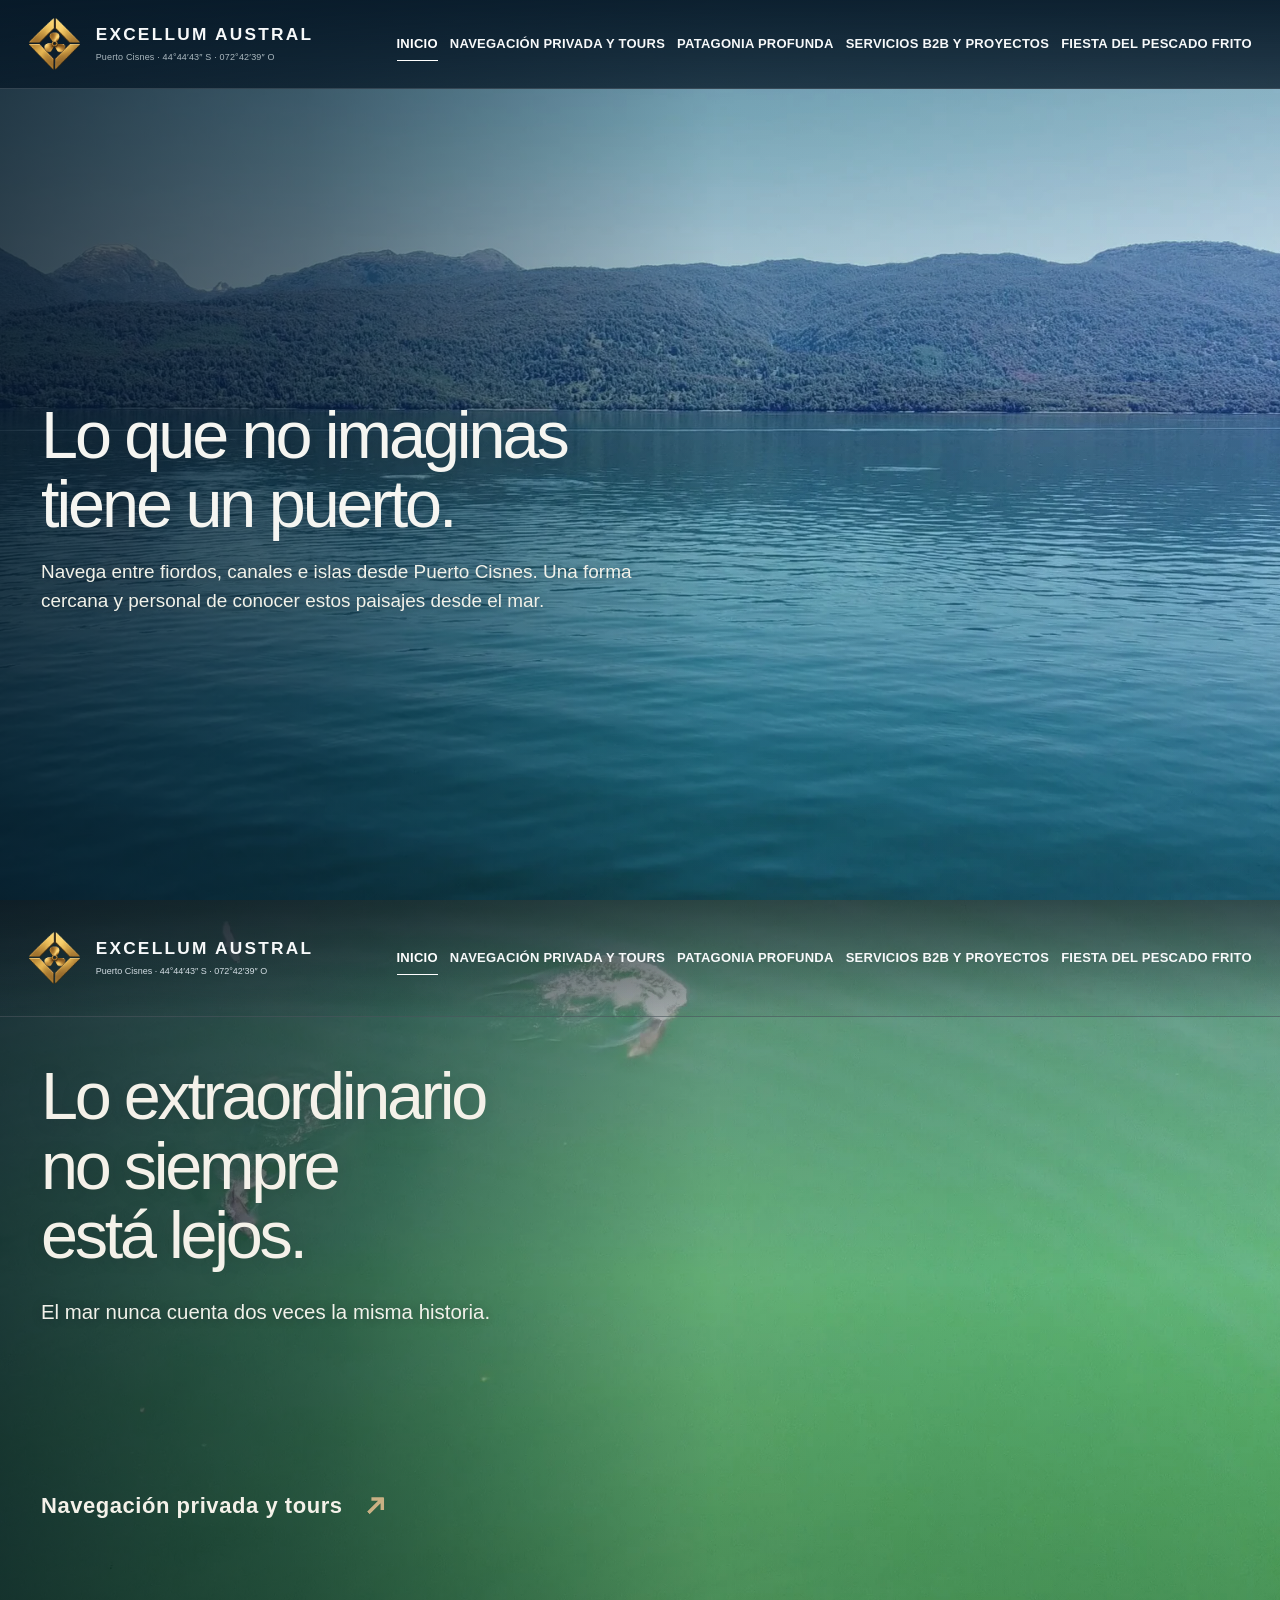
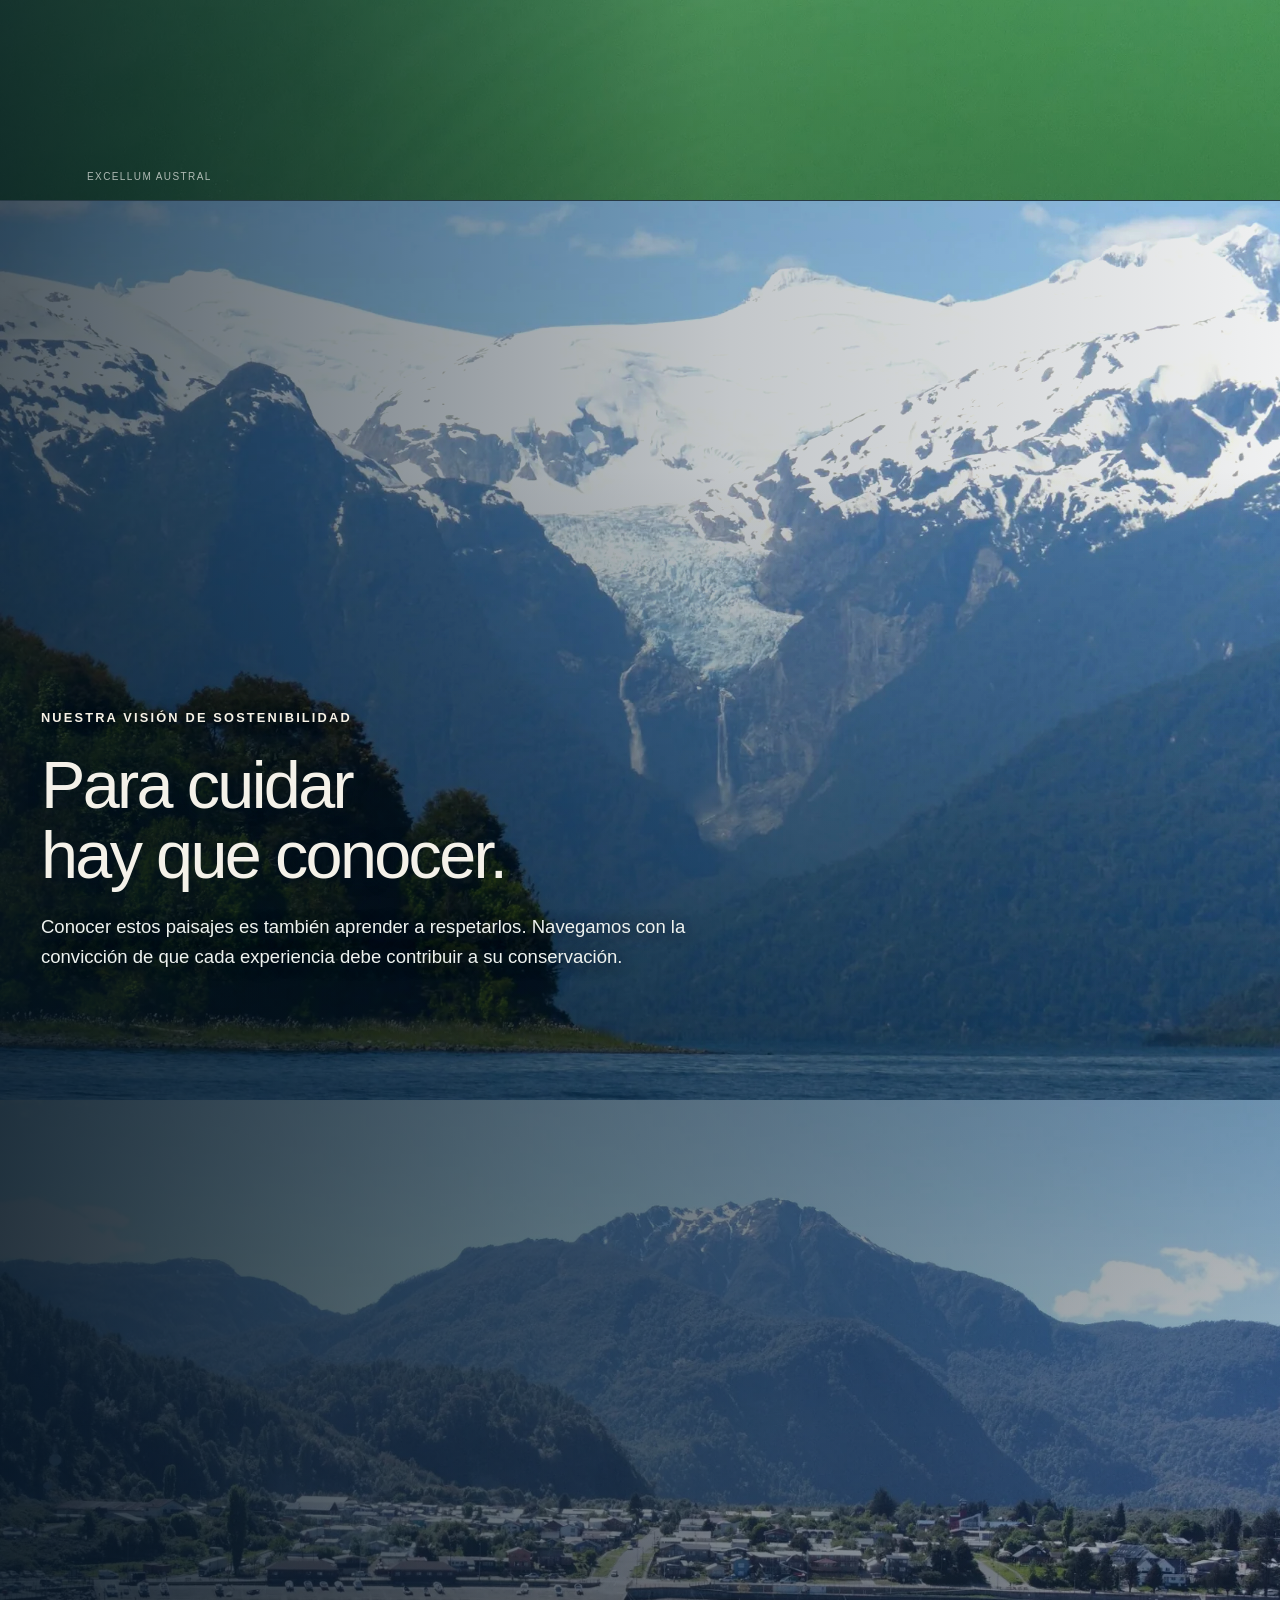
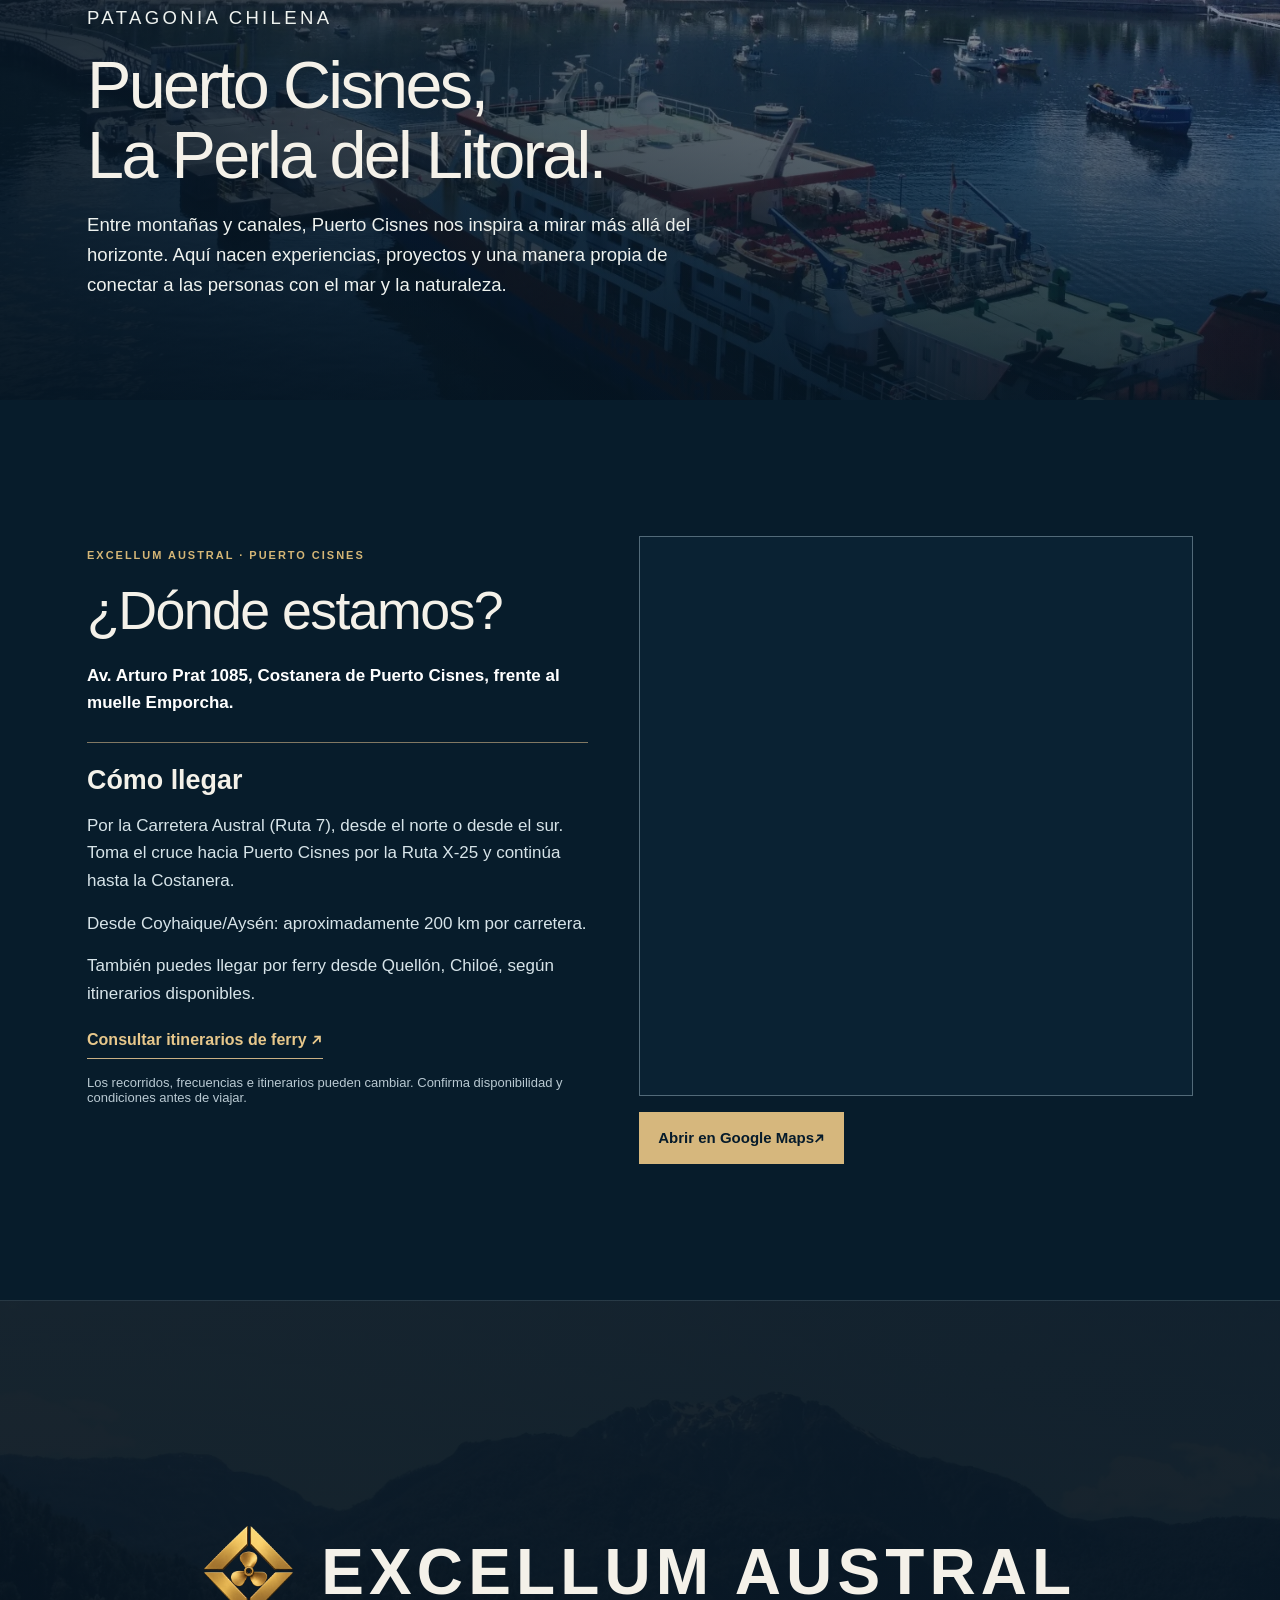
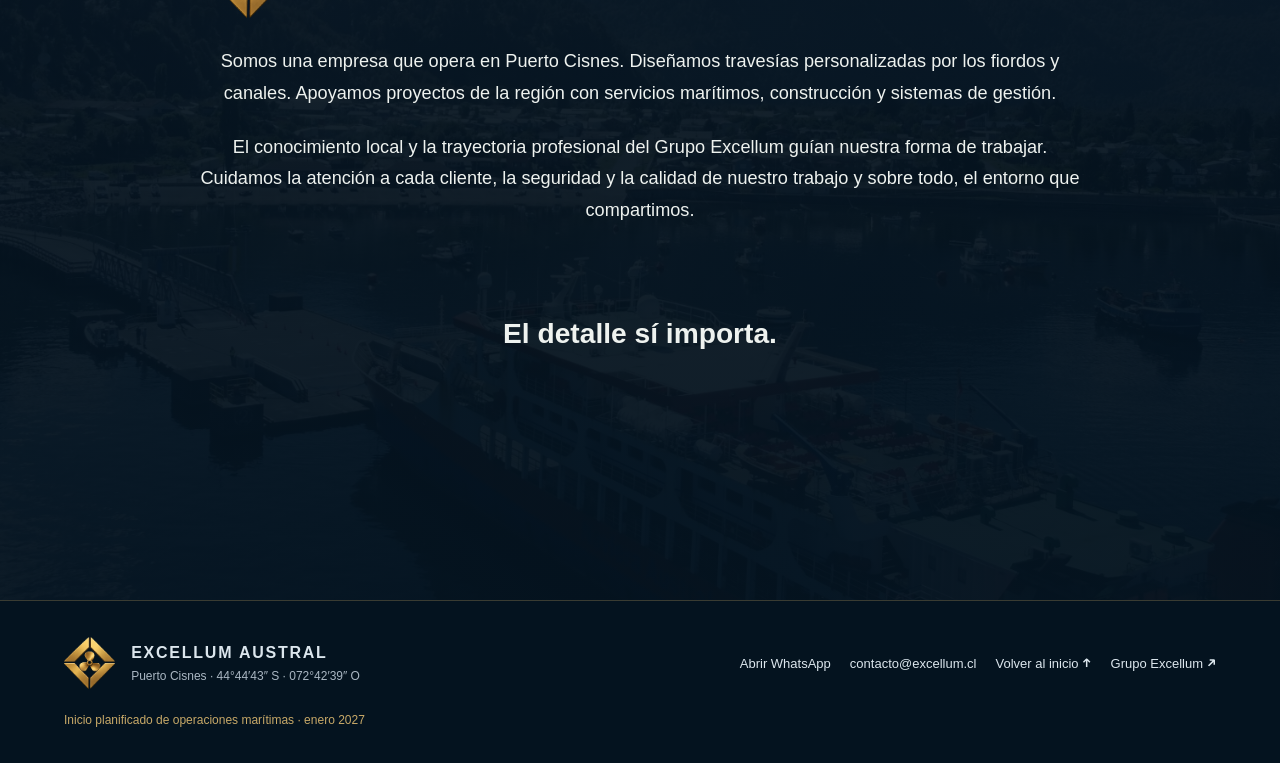
<file: index.html>
<!DOCTYPE html>

<html lang="es-CL"><head><meta charset="utf-8"/><meta content="width=device-width, initial-scale=1, viewport-fit=cover" name="viewport"/><meta content="#071b2b" name="theme-color"/><title>Excellum Austral | Patagonia chilena</title>
<meta content="Travesías personalizadas por los fiordos y canales de Aysén desde Puerto Cisnes. Servicios marítimos, construcción y sistemas de gestión." name="description"/>
<meta content="website" property="og:type"/>
<meta content="es_CL" property="og:locale"/>
<meta content="Excellum Austral" property="og:site_name"/>
<meta content="Excellum Austral | Patagonia chilena" property="og:title"/>
<meta content="Travesías personalizadas por los fiordos y canales de Aysén desde Puerto Cisnes. Servicios marítimos, construcción y sistemas de gestión." property="og:description"/>
<meta content="assets/2443767e7895f67805be.webp" property="og:image"/>
<link href="assets/e722697f6bed37d31fbe.png" rel="icon"/>
<script src="contacto.js?v=48"></script>
<style>
.contact-channels { display:flex; flex-wrap:wrap; gap:.45rem 1.15rem; line-height:1.5; }
.contact-channels[hidden] { display:none; }
.contact-channels a { color:inherit; text-decoration:underline; text-underline-offset:.25em; padding:.45rem 0; }

.explore .content h2.hero-secondary-heading{font:400 clamp(55px,7.15vw,116px)/.99 Bahnschrift,'Arial Narrow','Segoe UI',Arial,sans-serif;letter-spacing:-.049em;max-width:1030px;margin:0 0 26px;text-wrap:balance;text-shadow:0 2px 19px rgba(0,0,0,.12)}
</style><style>
:root{color-scheme:dark;--navy:#071b2b;--navy2:#0b273a;--paper:#f4f1e9;--gold:#c9b084;--gutter:clamp(22px,6.8vw,112px)}
*{box-sizing:border-box}html,body{margin:0;min-height:100%;background:var(--navy);color:var(--paper)}body{font-family:'Calibri Light',Calibri,'Segoe UI',Arial,sans-serif;-webkit-font-smoothing:antialiased}button,a{font:inherit;-webkit-tap-highlight-color:transparent}button{cursor:pointer}a{color:inherit;text-decoration:none}a:focus-visible,button:focus-visible{outline:2px solid var(--gold);outline-offset:4px}
.skip{position:absolute;left:-9999px;z-index:1000;background:#fff;color:var(--navy);padding:12px}.skip:focus{top:10px;left:10px}
.hero{position:relative;isolation:isolate;overflow:hidden;min-height:690px;min-height:100svh;display:flex;flex-direction:column;background:var(--navy)}
.media{position:absolute;z-index:-3;inset:0;background:var(--navy);overflow:hidden}
.media img,.media video{position:absolute;inset:0;width:100%;height:100%;object-fit:cover;object-position:center center;display:block}
.media img{filter:saturate(.98)}.media video{opacity:0;transition:opacity .55s ease}.media video.ready{opacity:1}
.shadow{position:absolute;z-index:-2;inset:0;pointer-events:none;background:linear-gradient(90deg,rgba(3,19,30,.83) 0%,rgba(3,19,30,.50) 40%,rgba(3,19,30,.06) 83%),linear-gradient(0deg,rgba(3,19,30,.69) 0%,transparent 38%,rgba(3,19,30,.30) 100%)}
.header{position:relative;z-index:10;width:100%;display:flex;justify-content:space-between;align-items:center;gap:20px;padding:clamp(20px,2.6vw,36px) var(--gutter);border-bottom:1px solid rgba(228,233,231,.16)}
.brand{display:flex;align-items:center;gap:17px;flex:0 0 auto;min-width:0}.mark{width:clamp(42px,4.3vw,59px);height:clamp(42px,4.3vw,59px);object-fit:contain;flex:none;filter:drop-shadow(0 0 1px #0006)}.wordmark{display:block;min-width:0}
.brandname{display:block;font:500 clamp(16px,1.45vw,22px)/1.15 Bahnschrift,'Arial Narrow','Segoe UI',sans-serif;letter-spacing:.20em;white-space:nowrap}
.location{display:block;font:400 clamp(9px,.78vw,11px)/1.45 'Calibri Light',Calibri,'Segoe UI',sans-serif;letter-spacing:.035em;color:#e8ddc9;margin-top:7px;white-space:nowrap}
.nav{display:flex;align-items:center;gap:clamp(16px,1.65vw,26px)}.nav a{font:500 10px/1.4 Bahnschrift,'Segoe UI',Arial,sans-serif;text-transform:uppercase;letter-spacing:.11em;white-space:nowrap;color:#f3f4f0}.nav a:hover{color:#e1c996}.nav .nav-b2b{border:1px solid rgba(209,185,141,.8);padding:13px 16px}
.toggle-menu{display:none;align-items:center;justify-content:center;width:42px;height:42px;border:1px solid rgba(244,241,233,.5);color:white;background:transparent;font-size:21px}
.content{width:100%;max-width:1700px;margin:auto;position:relative;z-index:2;display:flex;flex-direction:column;align-items:flex-start;padding:clamp(100px,10svh,180px) var(--gutter) clamp(85px,10svh,125px)}
h1{font:400 clamp(55px,7.15vw,116px)/.99 Bahnschrift,'Arial Narrow','Segoe UI',Arial,sans-serif;letter-spacing:-.049em;max-width:1030px;margin:0 0 26px;text-wrap:balance;text-shadow:0 2px 19px rgba(0,0,0,.12)}h1 em{font-style:normal;color:var(--paper)}
.subtitle{font:400 clamp(16px,1.45vw,20px)/1.62 'Calibri Light',Calibri,'Segoe UI',sans-serif;max-width:630px;color:#f1f1e9;margin:0 0 24px;text-shadow:0 1px 11px #071b2b50}
.actions{display:flex;gap:19px;align-items:center;flex-wrap:wrap}
.btn{display:inline-flex;align-items:center;justify-content:space-between;gap:24px;min-height:47px;padding:13px 20px;background:#ede9de;color:#0a2433;border:1px solid #ede9de;font:600 11px Bahnschrift,'Segoe UI',Arial,sans-serif;letter-spacing:.05em;white-space:nowrap}
.btn:hover{background:#fff;border-color:#fff}.btn.secondary{background:transparent;color:#fff;border:0;border-bottom:1px solid #e2e2de8a;padding-left:0;padding-right:0;min-height:44px}.btn.secondary:hover{color:#f0d6a3}
.bottomline{position:absolute;z-index:2;bottom:clamp(21px,3vw,45px);left:var(--gutter);right:var(--gutter);display:flex;justify-content:space-between;align-items:center;pointer-events:none}.bottomline .subtle{font:500 10px Bahnschrift,'Segoe UI',sans-serif;letter-spacing:.14em;color:#e9ece7b8}
.pause{pointer-events:auto;border:1px solid #f3f1ec8b;background:#071b2b6e;color:white;width:43px;height:43px;display:grid;place-items:center;border-radius:50%;font-size:14px;line-height:1;backdrop-filter:blur(5px)}.pause:hover{border-color:var(--gold)}
.toast{position:fixed;z-index:40;bottom:16px;left:50%;transform:translateX(-50%);max-width:min(500px,90vw);background:#081d2be8;border:1px solid var(--gold);padding:13px 17px;font:13px/1.45 'Segoe UI',sans-serif;box-shadow:0 7px 32px #0008}.toast[hidden]{display:none}
@media(max-width:1100px){.nav{gap:13px}.nav a{font-size:9px}.brandname{letter-spacing:.15em}}
@media(max-width:880px){:root{--gutter:clamp(23px,5.3vw,45px)}.toggle-menu{display:flex}.nav{display:none;position:absolute;top:100%;right:var(--gutter);left:var(--gutter);padding:18px 22px;background:#071b2bef;border:1px solid #c1b8a76b;flex-direction:column;align-items:stretch;gap:17px}.nav.open{display:flex}.nav a{font-size:11px}.nav .nav-b2b{display:block;text-align:center}.brandname{letter-spacing:.14em}.content{padding-top:12svh}h1{font-size:clamp(55px,7.8vw,84px)}}
@media(max-width:650px){:root{--gutter:22px}.hero{min-height:740px;min-height:100svh}.header{padding:15px var(--gutter);border-bottom:none;gap:8px}.brand{gap:10px}.mark{width:43px;height:43px}.brandname{font-size:clamp(12px,3.55vw,16px);letter-spacing:.12em}.location{font-size:clamp(8px,2.4vw,10px);letter-spacing:0;white-space:normal;max-width:245px;margin-top:5px}.media img{object-position:center 22%;filter:brightness(.65) saturate(.95)}.media video{inset:auto 0 auto 0;top:clamp(118px,14svh,150px);height:auto;aspect-ratio:16/9;object-fit:contain;object-position:center center;background:var(--navy)}.shadow{background:linear-gradient(0deg,rgba(3,19,30,1) 0%,rgba(3,19,30,.96) 23%,rgba(3,19,30,.55) 53%,rgba(3,19,30,.04) 76%,rgba(3,19,30,.45) 100%)}.content{margin-top:clamp(240px,33svh,292px);padding:0 var(--gutter) clamp(102px,11svh,140px);min-height:0}h1{font-size:clamp(38px,9.5vw,59px);line-height:1.04;letter-spacing:-.044em;max-width:530px;margin-bottom:18px}.subtitle{font-size:clamp(14px,3.65vw,17px);line-height:1.51;margin-bottom:18px;max-width:520px}.actions{gap:10px;align-items:flex-start}.btn{padding:12px 15px;min-height:45px}.btn.secondary{min-height:43px}.bottomline{bottom:18px}.bottomline .subtle{font-size:9px}}
@media(max-width:390px){.hero{min-height:850px}.mark{width:37px;height:37px}.brandname{font-size:12px}.location{font-size:8px}.content{padding-bottom:95px}h1{font-size:clamp(36px,9.2vw,45px)}}
@media(prefers-reduced-motion:reduce){*,*::before,*::after{scroll-behavior:auto!important;transition:none!important;animation:none!important}}

/* Ajuste óptico aprobado: isotipo centrado respecto al nombre EXCELLUM AUSTRAL */
.brand .mark{transform:translateY(-10px)}
@media(max-width:650px){.brand .mark{transform:translateY(-7px)}}

/* CAPÍTULO 02 — la identidad del Hero aprobado permanece intacta */
.hero.explore{min-height:780px;min-height:100svh}
.explore .content{justify-content:center;padding-bottom:clamp(185px,22svh,250px);padding-top:clamp(88px,12svh,175px)}
.explore .content h2.hero-secondary-heading{color:var(--paper);font-style:normal;max-width:940px}
.explore .content h2.hero-secondary-heading em{color:var(--paper)}
.explore .shadow{background:linear-gradient(90deg,rgba(3,19,30,.86) 0%,rgba(3,19,30,.52) 38%,rgba(3,19,30,.05) 82%),linear-gradient(0deg,rgba(3,19,30,.79) 0%,rgba(3,19,30,.12) 30%,rgba(3,19,30,.27) 100%)}
.explore .interest-strip{position:absolute;z-index:3;left:var(--gutter);right:var(--gutter);bottom:84px;padding:16px 0 7px;border-top:1px solid rgba(242,242,238,.38)}
.explore .interest-row{display:flex;justify-content:space-between;align-items:center;gap:15px 30px;flex-wrap:wrap}
.explore .interest-label{font:500 10px/1.4 Bahnschrift,'Segoe UI',Arial,sans-serif;color:rgba(244,241,233,.88);letter-spacing:.13em}
.explore .interests{display:flex;align-items:center;gap:clamp(16px,2.25vw,36px);flex-wrap:wrap}
.explore .interest{border:0;border-bottom:1px solid transparent;padding:8px 0;background:transparent;color:#e8eae7d9;font:500 clamp(12px,1vw,15px)/1.2 Bahnschrift,'Segoe UI',Arial,sans-serif}
.explore .interest:hover,.explore .interest[aria-pressed=true]{color:#fff;border-color:#ede9de}
.explore .interest-info{margin:10px 0 0;color:#e7e8e4d9;font:400 clamp(12px,1.1vw,15px)/1.45 'Calibri Light',Calibri,'Segoe UI',sans-serif}
.explore .nav a[aria-current=page]{text-decoration:underline;text-underline-offset:7px;text-decoration-thickness:1px}
.explore .bottomline{bottom:18px}
@media(max-width:1100px){.explore .content{padding-top:9svh;padding-bottom:190px}.explore .interest-strip{bottom:71px}}
@media(max-width:650px){
 .hero.explore{min-height:0;display:flex;flex-direction:column;overflow:hidden}
 .explore .header{order:0;flex:0 0 auto;background:var(--navy);border-bottom:1px solid #f4f1e922}
 .explore .media{position:relative;z-index:0;inset:auto;order:1;flex:none;width:100%;height:auto;aspect-ratio:16/9;background:var(--navy)}
 .explore .media img,.explore .media video{position:absolute;inset:0!important;top:0!important;left:0;display:block;width:100%;height:100%;aspect-ratio:auto;object-fit:contain;object-position:center;background:var(--navy)}
 .explore .media img{filter:none}
 .explore .shadow{display:none}
 .explore .content{order:2;position:relative;margin:0;display:block;min-height:0;width:100%;padding:27px var(--gutter) 22px;background:var(--navy)}
 .explore .content h2.hero-secondary-heading{font-size:clamp(37px,9vw,52px);line-height:1.05;letter-spacing:-.044em;max-width:100%;margin-bottom:16px}
 .explore .subtitle{font-size:clamp(14px,3.65vw,17px);line-height:1.48;margin-bottom:18px}
 .explore .actions{gap:9px;flex-wrap:wrap}
 .explore .btn{padding:12px 15px;min-height:42px;font-size:10px;gap:11px}
 .explore .btn.secondary{padding-left:0;padding-right:0}
 .explore .interest-strip{position:relative;z-index:2;order:3;bottom:auto;left:auto;right:auto;padding:20px var(--gutter) 27px;border-top:1px solid #f4f1e933;background:var(--navy)}
 .explore .interest-row{align-items:flex-start;flex-direction:column;gap:13px}
 .explore .interests{display:grid;grid-template-columns:repeat(2,minmax(0,1fr));gap:6px 17px;width:100%}
 .explore .interest{min-height:38px;text-align:left;white-space:normal;font-size:13px}
 .explore .interest-info{margin:10px 0 0;font-size:13px}
 .explore .bottomline{position:absolute;bottom:auto;top:calc(clamp(118px,14svh,150px) + 90px);left:auto;right:var(--gutter);z-index:5}
 .explore .bottomline .subtle{display:none}
 .explore .pause{width:34px;height:34px}
}
@media(max-width:390px){.explore .content h2.hero-secondary-heading{font-size:clamp(35px,9vw,43px)}}

/* REV.04.1 — ajuste exclusivamente geométrico para tablet.
   Mantiene logos, colores, vídeos, fuentes y textos del diseño aprobado. */
@media (min-width:651px) and (max-width:1100px){
  .explore .content{transform:translateY(-24px)}
  .explore .interest-strip{bottom:85px}
}
@media (min-width:651px) and (max-width:1100px) and (max-height:740px){
  .explore .content{transform:translateY(-12px);padding-top:3svh;padding-bottom:140px}
  .explore .content h2.hero-secondary-heading{font-size:clamp(46px,6.3vw,62px);line-height:1.01;margin-bottom:18px}
  .explore .subtitle{margin-bottom:16px}
  .explore .interest-strip{bottom:55px;padding-top:12px}
  .explore .bottomline .subtle{display:none}
  .explore .bottomline{bottom:8px}
}
@media (max-width:650px){
  .explore .content{padding-top:20px;padding-bottom:19px}
  .explore .interest-strip{padding-top:16px}
}

:root{scroll-behavior:smooth}
body{overflow-x:hidden}
.patagonia-chapter > .header{background:#071b2b;z-index:90}

.intro{padding:clamp(68px,8vw,130px) var(--gutter) clamp(44px,5vw,84px)}
.index{font:500 10px/1.4 Bahnschrift,'Segoe UI',sans-serif;letter-spacing:.21em;text-transform:uppercase;color:#cbd6d8;margin:0 0 21px}
.intro-layout{display:grid;grid-template-columns:minmax(320px,.95fr) minmax(380px,1.1fr);align-items:center;gap:clamp(36px,6vw,112px)}
.intro h1{font:400 clamp(51px,6.5vw,103px)/.99 Bahnschrift,'Arial Narrow','Segoe UI',sans-serif;letter-spacing:-.049em;max-width:780px;margin:0 0 22px;text-wrap:balance}
.intro h2{font:400 clamp(21px,2.4vw,33px)/1.27 'Calibri Light',Calibri,'Segoe UI',sans-serif;letter-spacing:-.01em;margin:0 0 20px;color:#f0efe6;max-width:520px}
.intro .desc{font:400 clamp(15px,1.2vw,19px)/1.61 'Calibri Light',Calibri,'Segoe UI',sans-serif;color:#cbd3d3;max-width:550px;margin:0 0 20px}
.intro .guide{font:500 10px/1.5 Bahnschrift,'Segoe UI',sans-serif;letter-spacing:.12em;color:#e8e4db;text-transform:uppercase;display:inline-flex;align-items:center;gap:12px;padding:15px 0;border-bottom:1px solid #d1d7d255}
.intro .guide:hover{color:#fff;border-color:#eee}
.feature-frame{margin:0;width:100%;position:relative;align-self:center}
.feature-frame button{width:100%;padding:0;border:0;background:none;cursor:zoom-in;display:block}
.feature-frame img{width:100%;height:min(52vw,510px);object-fit:cover;object-position:50% 47%;display:block}
.feature-frame .lowercap{display:flex;justify-content:space-between;margin-top:11px;font:500 10px Bahnschrift,Arial,sans-serif;letter-spacing:.07em;color:#bdcbd0}
.feature-frame .number{font:500 11px Bahnschrift,Arial,sans-serif;position:absolute;top:18px;left:18px;background:#071b2bd6;color:#f4f1e9;padding:8px 10px}
.eyebrow{font:500 10px Bahnschrift,'Segoe UI',sans-serif;text-transform:uppercase;letter-spacing:.2em;color:#c6d2d4;margin:0 0 18px}
.photo-section{padding:20px var(--gutter) 90px;border-top:1px solid rgba(228,233,231,.12)}
.section-head{display:flex;justify-content:space-between;align-items:end;gap:20px;padding:34px 0 26px}
.section-head h2{font:400 clamp(23px,2.5vw,36px)/1.1 Bahnschrift,'Segoe UI',sans-serif;letter-spacing:-.02em;margin:0}
.section-head p{font:400 14px/1.4 'Calibri Light',Calibri,sans-serif;color:#b8c4c6;max-width:320px;margin:0;text-align:right}
.gallery{columns:3;column-gap:clamp(12px,1.45vw,22px)}
.tile{margin:0 0 clamp(18px,2vw,28px);break-inside:avoid;display:block}
.art{display:block;width:100%;border:0;padding:0;background:transparent;position:relative;cursor:zoom-in;overflow:hidden}
.art img{display:block;width:100%;height:auto;max-height:none;object-fit:contain;transition:filter .18s ease}
.art:hover img{filter:brightness(1.08)}
.enlarge{position:absolute;bottom:10px;right:10px;font-size:22px;color:#fff;background:#071b2bbc;width:36px;height:36px;display:grid;place-items:center;opacity:0;transition:opacity .2s}
.art:hover .enlarge,.art:focus-visible .enlarge{opacity:1}
.tile figcaption{display:flex;justify-content:space-between;gap:10px;align-items:baseline;padding:9px 1px 0;color:#e8ebe8;font:400 12px/1.3 'Calibri Light',Calibri,'Segoe UI',sans-serif}
.tile .meta{font:500 9px Bahnschrift,Arial,sans-serif;text-transform:uppercase;letter-spacing:.12em;color:#98abb1}
.end{background:#0a2333;border-top:1px solid #273a45;padding:clamp(40px,6vw,82px) var(--gutter)}
.end p{font:400 clamp(21px,2.4vw,33px)/1.3 'Calibri Light',Calibri,sans-serif;color:#e7eae7;margin:0 0 12px;max-width:800px}
.end small{font:400 13px/1.5 'Calibri Light',Calibri,sans-serif;color:#bcc8c8}
.footer{display:flex;justify-content:space-between;flex-wrap:wrap;gap:12px;padding:23px var(--gutter);font:500 10px/1.5 Bahnschrift,'Segoe UI',sans-serif;letter-spacing:.08em;color:#acbfc5}
.footer a{text-decoration:underline;text-underline-offset:3px}
.notice{position:fixed;z-index:1100;left:50%;bottom:20px;transform:translateX(-50%);width:max-content;max-width:calc(100vw - 35px);padding:14px 18px;background:#102d3e;color:#f4f1e9;border:1px solid #c9b084;font:400 13px/1.45 'Calibri Light',Calibri,Arial,sans-serif;box-shadow:0 8px 25px #0008}.notice[hidden]{display:none}
/* Las miniaturas mantienen su proporción; el visor debe mostrar SIEMPRE el encuadre completo. */
.lightbox{position:fixed;inset:0;height:100vh;height:100dvh;max-height:100dvh;z-index:1000;background:rgba(4,14,23,.98);color:#f4f1e9;display:none;flex-direction:column;overflow:hidden}
.lightbox.open{display:flex}
.light-top{flex:0 0 auto;display:flex;align-items:center;justify-content:space-between;gap:12px;min-height:65px;padding:12px clamp(16px,3vw,45px);border-bottom:1px solid #ffffff2c}
.light-top .brand-small{font:500 11px/1.3 Bahnschrift,Arial,sans-serif;letter-spacing:.17em}
.light-top button,.light-controls button{border:1px solid #ffffff45;background:transparent;color:#fff;font-size:21px;padding:6px 12px;cursor:pointer}
.light-stage{position:relative;flex:1 1 0;min-height:0;min-width:0;box-sizing:border-box;display:flex;align-items:center;justify-content:center;padding:12px clamp(8px,2vw,28px);overflow:hidden}
.light-stage img{display:block;flex:0 0 auto;width:100%;height:100%;max-width:100%;max-height:100%;object-fit:contain;object-position:center center;box-shadow:none}
.light-bottom{flex:0 0 auto;display:flex;align-items:center;justify-content:space-between;gap:20px;padding:13px clamp(16px,3vw,45px) max(13px,env(safe-area-inset-bottom));border-top:1px solid #ffffff2c}
.light-name{font:400 14px/1.4 'Calibri Light',Calibri,sans-serif}
.light-name small{display:block;color:#a9bec3;font:400 11px/1.5 'Calibri Light',Calibri,sans-serif}
.light-controls{display:flex;gap:8px}
.light-controls button:hover,.light-top button:hover{border-color:#eee}
@media(max-width:1050px){.intro-layout{grid-template-columns:1fr 1fr;gap:28px}.gallery{columns:2}.intro h1{font-size:clamp(47px,6.5vw,75px)}}
@media(max-width:750px){.intro{padding-top:46px}.intro-layout{grid-template-columns:1fr;gap:31px}.feature-frame img{height:clamp(280px,58vw,500px)}.intro h1{max-width:650px}.gallery{columns:2}.section-head{align-items:start;flex-direction:column}.section-head p{text-align:left}}
@media(max-width:550px){.intro{padding-top:42px;padding-bottom:38px}.intro h1{font-size:clamp(45px,11vw,58px)}.intro h2{font-size:23px}.feature-frame img{height:310px}.gallery{columns:1}.photo-section{padding-bottom:45px}.light-stage{padding:6px}.light-bottom{gap:10px}.light-name{font-size:12px}.footer{font-size:9px}}

/* Rev.03 — continuidad de identidad: imagen fotográfica difuminada a ancho completo,
   sin recuadro independiente ni alteración de la galería. */
.intro{
 position:relative;isolation:isolate;overflow:hidden;
 width:100vw;max-width:none;margin-left:calc(50% - 50vw);
 min-height:clamp(570px,calc(100svh - 110px),860px);
 padding:clamp(64px,8vh,118px) var(--gutter);
 display:flex;align-items:center;justify-content:flex-start;
 background:var(--navy);
}
.intro-backdrop{position:absolute;inset:-16px;z-index:0;pointer-events:none;overflow:hidden;background:var(--navy)}
.intro-backdrop img{display:block;width:100%;height:100%;object-fit:cover;object-position:50% 44%;filter:blur(10px) brightness(.94) saturate(.9);transform:scale(1.035)}
.intro::after{content:"";position:absolute;z-index:1;inset:0;pointer-events:none;
 background:linear-gradient(90deg,rgba(4,18,29,.68) 0%,rgba(4,18,29,.49) 43%,rgba(4,18,29,.11) 100%),
 linear-gradient(0deg,rgba(4,18,29,.27) 0%,transparent 40%,rgba(4,18,29,.13) 100%)}
.intro-copy{position:relative;z-index:2;width:min(790px,100%);max-width:790px}
.intro .index{color:#e1e8e7;text-shadow:0 1px 5px #071b2b8e}
.intro h1{max-width:740px;color:var(--paper);text-shadow:0 2px 20px #0005}
.intro h2{max-width:720px;color:#f0f0ec;text-shadow:0 2px 14px #0005}
.intro .desc{max-width:630px;color:#e1e7e5;text-shadow:0 2px 12px #0007}
.intro .guide{color:#fff;border-bottom-color:#ffffff77}
@media(max-width:1050px){.intro{min-height:clamp(540px,calc(100svh - 105px),760px)}.intro::after{background:linear-gradient(90deg,rgba(4,18,29,.66),rgba(4,18,29,.20)),linear-gradient(0deg,rgba(4,18,29,.23),transparent 50%);}}
@media(max-width:750px){.intro{padding:clamp(45px,6vh,80px) var(--gutter);min-height:clamp(540px,calc(100svh - 80px),800px)}.intro-backdrop img{object-position:50% 35%;filter:blur(9px) brightness(.88)}.intro::after{background:linear-gradient(90deg,rgba(4,18,29,.72),rgba(4,18,29,.31)),linear-gradient(0deg,rgba(4,18,29,.38),transparent 67%)}}
@media(max-width:550px){.intro{padding:52px var(--gutter);min-height:clamp(520px,calc(100svh - 80px),780px)}.intro h1{font-size:clamp(43px,10vw,58px)}.intro h2{font-size:clamp(20px,5vw,25px)}}

/* Composición final: un único velo gradual conserva el paisaje y la legibilidad. */
.intro::after{background:linear-gradient(90deg,rgba(4,18,29,.75) 0%,rgba(4,18,29,.49) 50%,rgba(4,18,29,.13) 100%)}
@media(max-width:1050px){.intro::after{background:linear-gradient(90deg,rgba(4,18,29,.73),rgba(4,18,29,.15))}}
@media(max-width:750px){.intro::after{background:linear-gradient(90deg,rgba(4,18,29,.75),rgba(4,18,29,.37))}}


/* F00 / F03: integración de capítulos aprobados en un único INDEX */
html{scroll-behavior:smooth}body{overflow-x:hidden}
main#principal{display:block;width:100%;max-width:none;margin:0}
.hero,.patagonia-chapter{scroll-margin-top:0}
.chapter-seam{height:3px;background:linear-gradient(90deg,#071b2b,#18384d,#071b2b)}
.patagonia-chapter > .header{position:relative;z-index:90}
.patagonia-chapter .intro{width:100%;margin-left:0;min-height:calc(100svh - 104px)}
.patagonia-chapter .intro-backdrop video{position:absolute;inset:0;width:100%;height:100%;object-fit:cover;object-position:center center;opacity:0;transition:opacity .7s ease;filter:brightness(.82) saturate(.92)}
.patagonia-chapter .intro-backdrop video.ready{opacity:1}
.patagonia-chapter .intro .guide{font-size:11px}
/* The gallery lightbox retains object-fit:contain so the whole image is visible */
.next-block{padding:clamp(45px,7vw,90px) var(--gutter);border-top:1px solid #ffffff2a;background:#061723}
.next-eyebrow{font:500 10px Bahnschrift,Arial,sans-serif;letter-spacing:.17em;color:#bbc6c8}
.next-title{font:400 clamp(27px,3vw,47px)/1.3 Bahnschrift,'Segoe UI',Arial,sans-serif;color:#f4f1e9;margin:20px 0}
.next-title span{color:#9dabb2;margin:0 10px}.next-sub{max-width:570px;font:400 15px/1.55 'Calibri Light',Calibri,sans-serif;color:#c1c9c9}
.next-link{display:inline-block;margin-top:18px;border-bottom:1px solid #d9d8d6;padding:8px 0;font:500 11px Bahnschrift,Arial,sans-serif}
.integration-toast{position:fixed;bottom:20px;left:50%;transform:translateX(-50%);z-index:1300;border:1px solid #c9b084;background:#071b2bf0;color:#fff;padding:12px 20px;font:14px 'Calibri Light',Arial,sans-serif;max-width:min(430px,90vw)}
.integration-toast[hidden]{display:none}
@media(max-width:650px){.hero#inicio{min-height:100svh}.patagonia-chapter .intro{min-height:520px}.patagonia-chapter .header{border-bottom:1px solid #f4f1e91f}.patagonia-chapter .intro-backdrop video{filter:brightness(.76)}.next-title{font-size:24px}}
</style><style>
/* Capítulos 04 y 05: estilos aislados para preservar las versiones aprobadas */
#empresas {color-scheme:dark;--navy:#071b2b;--navy2:#0b273a;--paper:#f4f1e9;--muted:#c0cdd0;--gold:#c9b084;--gutter:clamp(23px,6.7vw,106px)}
#empresas * {box-sizing:border-box}
#empresas {scroll-behavior:smooth}
#empresas, #empresas {margin:0;min-height:100%;background:var(--navy);color:var(--paper)}
#empresas {font-family:"Calibri Light",Calibri,"Segoe UI",Arial,sans-serif;-webkit-font-smoothing:antialiased}
#empresas a, #empresas button, #empresas input, #empresas select, #empresas textarea {font:inherit}
#empresas a {color:inherit;text-decoration:none}
#empresas button {cursor:pointer}
#empresas a:focus-visible, #empresas button:focus-visible, #empresas input:focus-visible, #empresas textarea:focus-visible, #empresas select:focus-visible {outline:2px solid var(--gold);outline-offset:4px}
#empresas .skip {position:absolute;top:-120px;left:20px;padding:12px;background:white;color:#071b2b;z-index:80}
#empresas .skip:focus {top:10px}
#empresas .hero {position:relative;isolation:isolate;min-height:710px;min-height:100svh;overflow:hidden;display:flex;flex-direction:column;background:var(--navy)}
#empresas .media {position:absolute;inset:0;z-index:-4;overflow:hidden}
#empresas .media img, #empresas .media video {position:absolute;inset:0;width:100%;height:100%;object-fit:cover;object-position:center center;display:block}
#empresas .media video {opacity:0;transition:opacity .5s ease}
#empresas .media video.ready {opacity:1}
#empresas .hero::before {content:"";position:absolute;inset:0;z-index:-3;pointer-events:none;background:linear-gradient(90deg,rgba(4,20,33,.94) 0%,rgba(4,20,33,.78) 27%,rgba(4,20,33,.36) 62%,rgba(4,20,33,.12) 100%)}
#empresas .hero::after {content:"";position:absolute;inset:0;z-index:-2;pointer-events:none;background:linear-gradient(0deg,rgba(5,21,32,.72) 0%,transparent 25%,rgba(5,21,32,.32) 88%,rgba(5,21,32,.47) 100%)}
#empresas .header {position:relative;z-index:20;display:flex;justify-content:space-between;align-items:center;gap:20px;padding:clamp(20px,2.6vw,36px) var(--gutter);border-bottom:1px solid rgba(228,233,231,.16)}
#empresas .brand {display:flex;align-items:center;gap:17px;flex:0 0 auto;min-width:0}
#empresas .mark {width:clamp(42px,4.3vw,59px);height:clamp(42px,4.3vw,59px);object-fit:contain;flex:none;filter:drop-shadow(0 0 1px #0006)}
#empresas .brand-copy {min-width:0}
#empresas .brandname {display:block;font:500 clamp(16px,1.45vw,22px)/1.15 Bahnschrift,"Arial Narrow","Segoe UI",sans-serif;letter-spacing:.20em;white-space:nowrap}
#empresas .location {display:block;font:400 clamp(9px,.78vw,11px)/1.45 "Calibri Light",Calibri,"Segoe UI",sans-serif;letter-spacing:.035em;color:#e8ddc9;margin-top:7px;white-space:nowrap}
#empresas .nav {display:flex;align-items:center;gap:clamp(15px,1.65vw,25px)}
#empresas .nav a {border:0;background:transparent;padding:0;font:500 10px/1.4 Bahnschrift,"Segoe UI",Arial,sans-serif;letter-spacing:.10em;text-transform:uppercase;white-space:nowrap;color:#f3f4f0}
#empresas .nav a:hover {color:#e1c996}
#empresas .nav .current {color:#eee4d1;border-bottom:1px solid var(--gold);padding-bottom:4px}
#empresas .nav .nav-b2b {border:1px solid rgba(209,185,141,.5);padding:13px 15px}
#empresas .toggle-menu {display:none;width:44px;height:44px;border:1px solid #f4f1ec66;background:#071b2bbb;align-items:center;justify-content:center;color:white;font-size:22px}
#empresas .hero-content {position:relative;z-index:2;flex:1;display:flex;align-items:center;max-width:1700px;width:100%;margin:auto;padding:clamp(75px,9svh,120px) var(--gutter) clamp(90px,12svh,125px)}
#empresas .hero-copy {max-width:850px;width:70%}
#empresas .kicker {display:flex;align-items:center;gap:15px;text-transform:uppercase;letter-spacing:.22em;font:500 clamp(10px,.85vw,12px)/1.4 Bahnschrift,"Segoe UI",Arial,sans-serif;color:#e6d8c2;margin:0 0 30px}
#empresas .kicker::before {content:"";width:36px;height:1px;background:var(--gold)}
#empresas h1 {font:400 clamp(54px,6.2vw,104px)/1.03 Bahnschrift,"Arial Narrow","Segoe UI",sans-serif;letter-spacing:-.052em;margin:0 0 26px;text-wrap:balance;max-width:880px}
#empresas .lead {font-size:clamp(17px,1.45vw,21px);line-height:1.56;max-width:570px;margin:0 0 34px;color:#f1f3ef;text-shadow:0 2px 12px rgba(0,0,0,.5)}
#empresas .actions {display:flex;gap:24px;align-items:center;flex-wrap:wrap}
#empresas .primary-cta {display:inline-flex;align-items:center;justify-content:space-between;gap:38px;background:#f4f0e6;color:#0a2535;border:1px solid #f4f0e6;padding:16px 21px;min-height:53px;font:600 11px/1.3 Bahnschrift,"Segoe UI",Arial,sans-serif;text-transform:uppercase;letter-spacing:.13em;transition:background .2s,transform .2s}
#empresas .primary-cta:hover {background:#fff;transform:translateY(-2px)}
#empresas .primary-cta span {font-size:20px;font-weight:300}
#empresas .secondary-cta {font:500 11px Bahnschrift,"Segoe UI",sans-serif;letter-spacing:.14em;text-transform:uppercase;color:#e9efed;border-bottom:1px solid #e9efed88;padding-bottom:9px}
#empresas .secondary-cta:hover {color:#f2d8ac}
#empresas .hero-bottom {position:absolute;bottom:clamp(22px,3vw,43px);left:var(--gutter);right:var(--gutter);z-index:4;display:flex;align-items:end;justify-content:space-between;gap:20px}
#empresas .hero-note {margin:0;max-width:420px;color:#e6eeefc9;font:500 10px/1.5 Bahnschrift,"Segoe UI",sans-serif;letter-spacing:.14em;text-transform:uppercase}
#empresas .video-control {background:#071b2b88;color:var(--paper);border:1px solid #f4f1e966;width:44px;height:44px;border-radius:50%;display:grid;place-items:center;font-size:14px;backdrop-filter:blur(8px)}
#empresas .video-control:hover {border-color:#fff}
#empresas main {background:var(--navy)}
#empresas .band {max-width:1510px;margin:auto;padding:clamp(84px,11vw,160px) var(--gutter)}
#empresas .section-label {font:500 11px/1.4 Bahnschrift,"Segoe UI",Arial,sans-serif;text-transform:uppercase;letter-spacing:.20em;color:#c9bda8;margin:0 0 21px}
#empresas .intro-grid {display:grid;grid-template-columns:1.15fr 1fr;gap:clamp(38px,7vw,110px);align-items:start;margin-bottom:68px}
#empresas .intro-grid h2, #empresas .approach h2, #empresas .contact h2 {font:400 clamp(38px,4.65vw,70px)/1.1 Bahnschrift,"Arial Narrow","Segoe UI",sans-serif;letter-spacing:-.035em;margin:0;text-wrap:balance}
#empresas .intro-grid p {max-width:560px;margin:5px 0 0;color:#d5dddc;font-size:clamp(17px,1.5vw,21px);line-height:1.65}
#empresas .services {border-top:1px solid rgba(226,235,235,.21)}
#empresas .service {display:grid;grid-template-columns:80px minmax(0,1.15fr) minmax(0,1fr) 26px;gap:18px;padding:clamp(27px,4vw,47px) 0;align-items:start;border-bottom:1px solid rgba(226,235,235,.21)}
#empresas .service-index {font:500 12px Bahnschrift,"Segoe UI",Arial,sans-serif;color:#c7b395;letter-spacing:.1em;padding-top:7px}
#empresas .service h3 {margin:0;font:400 clamp(24px,2.8vw,41px)/1.18 Bahnschrift,"Segoe UI",Arial,sans-serif;letter-spacing:-.025em}
#empresas .service p {margin:0;color:#bfcdd0;font-size:clamp(15px,1.22vw,18px);line-height:1.62}
#empresas .service-arrow {font-size:23px;color:#b9ada0}
#empresas .approach {background:#0b273a;border-top:1px solid rgba(235,239,238,.08);border-bottom:1px solid rgba(235,239,238,.08)}
#empresas .approach .inside {max-width:1510px;margin:auto;padding:clamp(70px,10vw,136px) var(--gutter);display:grid;grid-template-columns:1.1fr 1fr;align-items:start;gap:60px}
#empresas .approach .quote {font:400 clamp(26px,3.5vw,50px)/1.21 Bahnschrift,"Arial Narrow","Segoe UI",sans-serif;letter-spacing:-.02em;margin:0}
#empresas .approach p.detail {margin:10px 0 0;color:#cad6d8;line-height:1.68;font-size:clamp(16px,1.35vw,19px)}
#empresas .contact {max-width:1510px;margin:auto;padding:clamp(80px,10vw,130px) var(--gutter) 80px;display:grid;grid-template-columns:1.08fr 1fr;gap:clamp(35px,6vw,90px);align-items:start}
#empresas .contact p {line-height:1.65;color:#ced8d9;font-size:17px}
#empresas .form {border-top:1px solid #a9b4b566;padding-top:22px}
#empresas .field {display:block;margin-bottom:18px}
#empresas .field span {display:block;color:#c8d2d4;letter-spacing:.11em;text-transform:uppercase;font:500 10px Bahnschrift,"Segoe UI",sans-serif;margin-bottom:9px}
#empresas .field input, #empresas .field select, #empresas .field textarea {display:block;width:100%;background:#0c2839;border:1px solid #78909a70;color:#f6f8f5;padding:14px 14px;border-radius:0;line-height:1.4}
#empresas .field textarea {resize:vertical;min-height:100px}
#empresas .form-submit {display:block;width:100%;border:1px solid #eee8da;background:#eee8da;color:#071b2b;padding:15px 18px;font:600 11px Bahnschrift,"Segoe UI",Arial,sans-serif;letter-spacing:.1em;text-transform:uppercase}
#empresas .form-submit:hover {background:white}
#empresas .form-note {font-size:12px!important;line-height:1.55!important;color:#b1c1c6!important}
#empresas .feedback {min-height:24px;font-size:14px!important;color:#f2e4c5!important}
#empresas footer {border-top:1px solid #dce7e322;padding:28px var(--gutter);display:flex;justify-content:space-between;align-items:center;gap:18px;flex-wrap:wrap;color:#b3c4c9;font:500 11px Bahnschrift,"Segoe UI",sans-serif;letter-spacing:.07em}
#empresas footer a {text-decoration:underline;text-underline-offset:4px}
@media (max-width:1160px) {#empresas .nav {gap:12px}
#empresas .nav a {font-size:9px;letter-spacing:.05em}
#empresas .brand {gap:11px}
#empresas .brandname {letter-spacing:.12em}}
@media (max-width:1000px) {#empresas .toggle-menu {display:flex}
#empresas .nav {display:none;position:absolute;top:calc(100% - 1px);left:var(--gutter);right:var(--gutter);background:#061a2aef;border:1px solid rgba(244,241,233,.28);padding:21px;box-shadow:0 16px 45px #030c16bd;flex-direction:column;align-items:stretch;gap:0}
#empresas .nav.open {display:flex}
#empresas .nav a {padding:15px 12px;border-bottom:1px solid rgba(244,241,233,.13);font-size:12px;letter-spacing:.13em}
#empresas .nav .nav-b2b {margin-top:10px}
#empresas .nav .current {border-bottom:1px solid var(--gold)}
#empresas .hero-copy {width:80%}}
@media (max-width:760px) {#empresas {--gutter:clamp(22px,5.4vw,38px)}
#empresas .header {padding-top:19px;padding-bottom:19px}
#empresas .mark {width:43px;height:43px}
#empresas .brandname {font-size:15px;letter-spacing:.13em}
#empresas .location {font-size:9px;letter-spacing:0}
#empresas .hero {min-height:700px;min-height:100svh}
#empresas .media img, #empresas .media video {object-position:54% center}
#empresas .hero::before {background:linear-gradient(90deg,rgba(4,20,33,.81),rgba(4,20,33,.39)),linear-gradient(0deg,rgba(4,20,33,.71),transparent 62%)}
#empresas .hero-content {padding-top:80px;padding-bottom:105px;align-items:center}
#empresas .hero-copy {width:100%;max-width:540px}
#empresas .kicker {margin-bottom:20px}
#empresas .lead {font-size:16px;line-height:1.55}
#empresas .hero h1 {font-size:clamp(48px,9.7vw,75px)}
#empresas .actions {gap:17px}
#empresas .primary-cta {gap:24px}
#empresas .intro-grid, #empresas .approach .inside, #empresas .contact {grid-template-columns:1fr;gap:23px}
#empresas .intro-grid {margin-bottom:42px}
#empresas .service {grid-template-columns:32px minmax(0,1fr) 23px;gap:10px}
#empresas .service p {grid-column:2;grid-row:2}
#empresas .service-arrow {grid-column:3;grid-row:1}
#empresas .service h3 {font-size:clamp(25px,5vw,33px)}}
@media (max-width:420px) {#empresas .brand {gap:9px}
#empresas .brandname {font-size:13px;letter-spacing:.105em}
#empresas .location {font-size:8px}
#empresas .hero h1 {font-size:clamp(43px,12vw,57px)}
#empresas .hero-note {font-size:9px;max-width:240px}
#empresas .secondary-cta {font-size:10px}
#empresas .lead {font-size:15px}
#empresas .hero-content {padding-top:65px}
#empresas .primary-cta {font-size:10px;padding:14px 15px}}
@media (prefers-reduced-motion:reduce) {#empresas {scroll-behavior:auto}
#empresas * {transition:none!important}}
#empresas .hero::before {background:linear-gradient(90deg,rgba(4,20,33,.90) 0%,rgba(4,20,33,.73) 31%,rgba(4,20,33,.29) 70%,rgba(4,20,33,.10) 100%)}
#empresas .hero-copy {max-width:810px}
#empresas .hero h1 {max-width:830px;line-height:1.045}
#empresas .lead {max-width:610px}
#empresas .hero-note {max-width:540px;color:#f2f1e5db}
#empresas .intro-grid {align-items:center;margin-bottom:56px;grid-template-columns:1fr .9fr;gap:clamp(40px,6vw,100px)}
#empresas .service {grid-template-columns:68px minmax(0,1fr) minmax(0,.95fr);gap:clamp(16px,3vw,50px);padding:clamp(29px,3.2vw,44px) 0;align-items:start}
#empresas .service p {max-width:490px}
#empresas .service-index {font-size:11px}
#empresas .approach {background:#0b2739}
#empresas .approach .inside {grid-template-columns:1fr .90fr;gap:clamp(44px,7vw,105px);padding-top:clamp(90px,9vw,130px);padding-bottom:clamp(90px,9vw,130px)}
#empresas .approach h2 {max-width:590px}
#empresas .approach-summary {font:400 clamp(24px,2.7vw,36px)/1.25 Bahnschrift,"Segoe UI",Arial,sans-serif;letter-spacing:-.024em;margin:0 0 31px;color:#f2f0e7}
#empresas .approach-steps {border-top:1px solid #d3dad952}
#empresas .approach-step {display:grid;grid-template-columns:40px 1fr;gap:18px;padding:20px 0 21px;border-bottom:1px solid #d3dad952}
#empresas .step-number {padding-top:6px;font:500 11px Bahnschrift,"Segoe UI",sans-serif;letter-spacing:.12em;color:#c9b084}
#empresas .approach-step h3 {font:400 clamp(21px,2vw,28px)/1.2 Bahnschrift,"Segoe UI",Arial,sans-serif;margin:0 0 7px;color:#f2f0e7}
#empresas .approach-step p {font-size:clamp(15px,1.15vw,17px);line-height:1.56;color:#bccdd1;margin:0;max-width:480px}
#empresas .contact {grid-template-columns:1fr 1fr;gap:clamp(40px,6vw,88px)}
#empresas .contact > div > p:not(.section-label) {max-width:520px}
@media (max-width:1000px) {#empresas .hero-copy {width:86%}
#empresas .intro-grid, #empresas .approach .inside {grid-template-columns:1fr}
#empresas .intro-grid {gap:20px}
#empresas .approach .inside {gap:42px}
#empresas .approach-steps {max-width:750px}}
@media (max-width:760px) {#empresas .hero::before {background:linear-gradient(90deg,rgba(4,20,33,.80),rgba(4,20,33,.36)),linear-gradient(0deg,rgba(4,20,33,.70),transparent 70%)}
#empresas .hero-copy {width:100%}
#empresas .service {grid-template-columns:35px minmax(0,1fr);gap:10px 14px}
#empresas .service p {grid-column:2;grid-row:2}
#empresas .approach .inside {padding-top:80px;padding-bottom:90px}
#empresas .approach-summary {font-size:26px}
#empresas .contact {grid-template-columns:1fr}}
@media (max-width:420px) {#empresas .hero h1 {font-size:clamp(40px,11.2vw,52px)}
#empresas .lead {font-size:15px}
#empresas .hero-content {padding-bottom:120px}
#empresas .approach-step {grid-template-columns:31px 1fr;gap:11px}}
#empresas .offer {padding-top:clamp(72px,9vw,130px);padding-bottom:clamp(90px,11vw,155px)}
#empresas .offer-heading {display:grid;grid-template-columns:1.15fr .85fr;align-items:end;gap:clamp(28px,5vw,90px);padding-bottom:clamp(58px,7vw,92px)}
#empresas .offer-heading h2 {margin:0;max-width:800px;font:400 clamp(39px,4.9vw,72px)/1.06 Bahnschrift,"Arial Narrow","Segoe UI",sans-serif;letter-spacing:-.038em;text-wrap:balance}
#empresas .offer-heading > p {margin:0 0 4px;font-size:clamp(17px,1.43vw,21px);line-height:1.64;color:#d2dcdf;max-width:530px}
#empresas .offer .services {border-top:1px solid #dce5e347}
#empresas .offer .service {display:grid;grid-template-columns:65px minmax(0,1fr) minmax(0,.87fr);align-items:center;gap:clamp(18px,3.5vw,60px);padding:clamp(31px,3.8vw,53px) 0;border-bottom:1px solid #dce5e33b;transition:padding-left .22s ease, background .22s ease}
#empresas .offer .service:hover {padding-left:10px;background:linear-gradient(90deg,#23435522,transparent 68%)}
#empresas .offer .service h3 {font-size:clamp(25px,3vw,43px);max-width:540px}
#empresas .offer .service p {max-width:485px;color:#ced8d9;font-size:clamp(16px,1.28vw,19px);line-height:1.6}
#empresas .offer .service-index {font-size:11px;color:#dac9a5;align-self:center}
#empresas .control-architecture {margin-top:clamp(88px,10.5vw,155px);padding:clamp(37px,5.5vw,86px);display:grid;grid-template-columns:1.03fr .97fr;gap:clamp(30px,5vw,85px);background:linear-gradient(118deg,rgba(15,49,69,.99),rgba(9,38,56,.97) 68%,rgba(10,38,56,.96));border:1px solid rgba(240,235,214,.13);position:relative;overflow:hidden}
#empresas .control-architecture::before {content:"";position:absolute;left:0;top:0;width:76px;height:2px;background:#c9b084}
#empresas .control-architecture .section-label {font-size:10px;line-height:1.7;max-width:450px}
#empresas .control-heading h2 {margin:0 0 25px;font:400 clamp(33px,3.8vw,58px)/1.13 Bahnschrift,"Arial Narrow","Segoe UI",sans-serif;letter-spacing:-.032em;text-wrap:balance}
#empresas .control-heading > p:not(.section-label) {font-size:clamp(16px,1.28vw,19px);line-height:1.65;max-width:475px;color:#d2dcde;margin:0 0 29px}
#empresas .control-link {display:inline-flex;gap:20px;align-items:center;border-bottom:1px solid #d5dfdb91;padding-bottom:11px;font:500 11px Bahnschrift,"Segoe UI",sans-serif;text-transform:uppercase;letter-spacing:.14em}
#empresas .control-link span {font-size:20px;line-height:1}
#empresas .control-steps {border-top:1px solid #ced8d34a}
#empresas .control-step {display:grid;grid-template-columns:45px 1fr;gap:15px;padding:23px 0 26px;border-bottom:1px solid #ced8d34a}
#empresas .control-number {font:500 11px Bahnschrift,"Segoe UI",sans-serif;letter-spacing:.1em;color:#d9c49f;padding-top:5px}
#empresas .control-step h3 {font:400 clamp(22px,2vw,28px)/1.3 Bahnschrift,"Segoe UI",sans-serif;margin:0 0 5px}
#empresas .control-step p {margin:0;color:#c3d1d5;font-size:clamp(14px,1.08vw,16px);line-height:1.5}
#empresas .footer-identity {display:flex;flex-direction:column;gap:8px}
#empresas .footer-planning {color:#e7e1d4;font-size:11px;text-transform:none;letter-spacing:.03em}
#empresas .footer-actions {display:flex;gap:26px;align-items:center;flex-wrap:wrap}
#empresas .meteo {font-size:10px;line-height:1.4;text-transform:none;letter-spacing:.02em;color:#adbec5}
#empresas .hero-note {max-width:650px;color:#f0e7d3;font-size:clamp(10px,.84vw,12px);letter-spacing:.16em}
#empresas .contact {padding-top:clamp(88px,11vw,160px)}
#empresas .contact h2 {max-width:700px}
#empresas .contact > div > p:not(.section-label) {max-width:550px;font-size:clamp(17px,1.4vw,20px);line-height:1.7}
#empresas .form-note {font-size:11px!important;color:#90a8b0!important}
@media (max-width:980px) {#empresas .offer-heading {grid-template-columns:1fr;gap:20px}
#empresas .offer-heading>p {max-width:680px}
#empresas .control-architecture {grid-template-columns:1fr;gap:44px}
#empresas .control-heading h2 {max-width:720px}
#empresas .control-steps {max-width:730px}}
@media (max-width:720px) {#empresas .offer {padding-top:78px}
#empresas .offer .service {grid-template-columns:36px 1fr;gap:10px 14px;padding:27px 0}
#empresas .offer .service-index {align-self:start;padding-top:7px}
#empresas .offer .service h3 {font-size:clamp(24px,7.4vw,36px)}
#empresas .offer .service p {grid-column:2;line-height:1.55;margin-top:0;font-size:16px}
#empresas .control-architecture {margin-top:85px;padding:clamp(26px,6vw,45px)}
#empresas .control-step {grid-template-columns:29px 1fr;gap:12px}
#empresas .footer-actions {gap:12px}
#empresas .hero-bottom .hero-note {max-width:260px;font-size:9px;line-height:1.5}
#empresas .offer-heading {padding-bottom:52px}}
#empresas .hero-copy {max-width:900px;width:74%}
#empresas .hero-copy h1 {max-width:950px;font-size:clamp(50px,5.6vw,92px)}
#empresas .offer .service {grid-template-columns:65px minmax(0,.97fr) minmax(0,1.03fr);padding:clamp(38px,4.7vw,64px) 0}
#empresas .offer .service h3 {max-width:530px}
#empresas .control-architecture {grid-template-columns:1.06fr .94fr;align-items:center}
#empresas .control-heading h2 {max-width:640px}
#empresas .control-heading a.control-link {color:#f7eee0}
#empresas .control-cycle {grid-column:2;align-self:end;margin:-15px 0 0;color:#b7c9cb;font:500 10px/1.8 Bahnschrift,"Segoe UI",Arial,sans-serif;letter-spacing:.11em;max-width:530px}
@media (max-width:980px) {#empresas .control-cycle {grid-column:1;margin-top:-27px}}
@media (max-width:720px) {#empresas .hero-copy {width:100%}
#empresas .hero-copy h1 {font-size:clamp(42px,11.5vw,65px)}
#empresas .control-cycle {letter-spacing:.06em;font-size:9px;margin-top:-28px}}
#empresas .offer .services {border-top:1px solid rgba(225,237,237,.27)}
#empresas .offer .service-architecture {display:grid;grid-template-columns:45px minmax(285px,.78fr) minmax(0,1.22fr);gap:clamp(23px,3vw,54px);padding:clamp(57px,6vw,94px) 0;align-items:start;position:relative;transition:none}
#empresas .offer .service-architecture:hover {padding-left:0;background:none}
#empresas .offer .service-architecture .service-index {padding-top:7px;color:#d8bd8d;font-size:12px;align-self:start}
#empresas .service-type {margin:0 0 18px!important;font:500 10px/1.5 Bahnschrift,"Segoe UI",sans-serif!important;letter-spacing:.19em;color:#bcbcae!important;text-transform:uppercase}
#empresas .offer .service-architecture .service-overview {min-width:0;max-width:500px}
#empresas .offer .service-architecture h3 {font:400 clamp(33px,3.1vw,48px)/1.09 Bahnschrift,"Segoe UI",sans-serif;letter-spacing:-.032em;margin:0 0 23px;max-width:470px}
#empresas .offer .service-architecture .service-description {max-width:470px;color:#d1dcde;font-size:clamp(16px,1.25vw,18px);line-height:1.67;margin:0}
#empresas .control-map {min-width:0;border-top:1px solid #cbb58a99;border-bottom:1px solid #e6ebe744;background:linear-gradient(145deg,#0b2b40 0%,#082033 90%);padding:clamp(20px,2.4vw,35px);position:relative}
#empresas .control-map::before {content:"";width:31px;height:3px;background:#c9b084;position:absolute;top:-2px;left:0}
#empresas .map-top {display:flex;justify-content:space-between;gap:12px;font:500 10px/1.5 Bahnschrift,"Segoe UI",sans-serif;letter-spacing:.14em;color:#d4c1a0;margin-bottom:clamp(33px,3vw,46px)}
#empresas .map-top span:last-child {color:#96aeb4;white-space:nowrap;letter-spacing:.10em}
#empresas .build-stages {display:grid;grid-template-columns:repeat(4,minmax(0,1fr));gap:0;list-style:none;margin:0 0 39px;padding:0;position:relative}
#empresas .build-stages::before {content:"";position:absolute;top:22px;left:12px;right:12px;height:1px;background:#86a5af85}
#empresas .build-stages li {position:relative;min-width:0;padding:0 9px 0 0}
#empresas .build-stages li:not(:first-child) {padding-left:9px}
#empresas .stage-num {position:relative;z-index:1;display:grid;place-items:center;width:44px;height:44px;border-radius:50%;border:1px solid #a6bdc0;background:#0b2b40;color:#f5f0e5;font:500 12px Bahnschrift,"Segoe UI",sans-serif;letter-spacing:.08em;margin-bottom:20px}
#empresas .build-stages li:first-child .stage-num {border-color:#d6b77e;color:#e4ca9f}
#empresas .stage-name {display:block;color:#e4ecea;font:400 clamp(14px,1.02vw,16px)/1.45 Bahnschrift,"Segoe UI",sans-serif;max-width:145px}
#empresas .map-output {display:grid;grid-template-columns:minmax(0,.9fr) minmax(0,1.6fr);gap:15px;align-items:center;border-top:1px solid #a8c1c33f;padding-top:18px}
#empresas .map-output span {font:500 10px/1.4 Bahnschrift,"Segoe UI",sans-serif;letter-spacing:.11em;color:#aabfc3}
#empresas .map-output strong {font:400 clamp(14px,1.2vw,17px)/1.5 Bahnschrift,"Segoe UI",sans-serif;color:#f5efe5;letter-spacing:0}
#empresas .map-output i {color:#bbad8b;font-style:normal}
#empresas .management-foundation {display:grid;grid-template-columns:repeat(3,minmax(0,1fr));gap:0;border-top:1px solid #8cabb161;border-bottom:1px solid #8cabb161}
#empresas .management-foundation > div {min-height:96px;padding:16px 12px 16px 0;display:flex;flex-direction:column;justify-content:space-between;gap:13px;min-width:0}
#empresas .management-foundation > div+div {border-left:1px solid #8cabb161;padding-left:15px}
#empresas .foundation-num {color:#d4bc90;font:500 11px Bahnschrift,"Segoe UI",sans-serif}
#empresas .management-foundation strong {color:#f3f0e9;font:400 clamp(16px,1.47vw,21px)/1.25 Bahnschrift,"Segoe UI",sans-serif}
#empresas .management-foundation>div:first-child strong {color:#e9cfa5}
#empresas .map-join {height:37px;display:flex;justify-content:center}
#empresas .map-join span {display:block;height:30px;width:1px;background:#a5bac18c;position:relative}
#empresas .map-join span::after {content:"";position:absolute;bottom:-2px;left:-3px;width:7px;height:7px;border:1px solid #d3bea0;border-radius:50%;background:#09273b}
#empresas .map-middle-label {font:500 10px/1.4 Bahnschrift,"Segoe UI",sans-serif!important;letter-spacing:.17em;color:#c8bda9!important;text-align:center;margin:2px 0 17px!important}
#empresas .management-outputs {display:grid;grid-template-columns:repeat(2,minmax(0,1fr));border-top:1px solid #a8c1c34f;border-left:1px solid #a8c1c34f;margin-bottom:25px}
#empresas .management-outputs span {padding:16px 16px;font:400 clamp(14px,1.08vw,17px)/1.37 Bahnschrift,"Segoe UI",sans-serif;color:#e5eceb;border-right:1px solid #a8c1c34f;border-bottom:1px solid #a8c1c34f;min-height:70px;display:flex;align-items:center}
#empresas .service-infrastructure .control-map {background:linear-gradient(125deg,#0d3247,#092434)}
#empresas .service-systems .control-map {background:linear-gradient(125deg,#102b3d,#0a2437)}
@media (max-width:1140px) {#empresas .offer .service-architecture {grid-template-columns:32px minmax(0,1fr);column-gap:17px;row-gap:26px}
#empresas .service-architecture .control-map {grid-column:2}
#empresas .offer .service-architecture .service-overview {max-width:740px}
#empresas .offer .service-architecture h3 {max-width:700px}
#empresas .offer .service-architecture .service-description {max-width:720px}
#empresas .map-top {margin-bottom:27px}
#empresas .stage-name {font-size:16px}}
@media (max-width:700px) {#empresas .offer .service-architecture {padding:44px 0 53px;gap:19px 12px;grid-template-columns:23px minmax(0,1fr)}
#empresas .offer .service-architecture .service-index {font-size:10px}
#empresas .offer .service-architecture h3 {font-size:clamp(28px,7vw,42px);margin-bottom:18px}
#empresas .offer .service-architecture .service-description {font-size:16px;line-height:1.57}
#empresas .control-map {padding:20px 17px}
#empresas .build-stages {grid-template-columns:repeat(2,minmax(0,1fr));row-gap:24px;margin-bottom:31px}
#empresas .build-stages::before {display:none}
#empresas .build-stages li, #empresas .build-stages li:not(:first-child) {padding-left:0;padding-right:6px}
#empresas .stage-num {margin-bottom:13px;width:39px;height:39px}
#empresas .stage-name {font-size:14px}
#empresas .management-foundation>div {padding:13px 6px 14px 0;min-height:86px}
#empresas .management-foundation>div+div {padding-left:8px}
#empresas .management-foundation strong {font-size:clamp(13px,3.4vw,18px);overflow-wrap:anywhere}
#empresas .management-outputs span {font-size:13px;padding:12px 10px;min-height:73px}
#empresas .map-output {grid-template-columns:1fr;gap:7px}
#empresas .map-output strong {font-size:15px}
#empresas .map-top {font-size:9px}}
@media (max-width:390px) {#empresas .management-foundation strong {font-size:13px}
#empresas .control-map {padding:18px 13px}
#empresas .offer .service-architecture {grid-template-columns:18px minmax(0,1fr);column-gap:9px}}
#empresas .offer {padding-top:clamp(74px,8.5vw,122px);padding-bottom:clamp(80px,9.5vw,138px)}
#empresas .cap-heading {max-width:970px;margin-bottom:clamp(42px,5vw,72px)}
#empresas .cap-heading h2 {margin:0;font:400 clamp(38px,4.5vw,66px)/1.09 Bahnschrift,"Arial Narrow","Segoe UI",sans-serif;letter-spacing:-.037em;text-wrap:balance}
#empresas .cap-composition {display:grid;grid-template-columns:minmax(0,2.45fr) minmax(240px,.92fr);gap:clamp(28px,3.9vw,70px);align-items:start}
#empresas .cap-timeline {list-style:none;padding:0;margin:0;position:relative;border-top:1px solid rgba(231,238,237,.21)}
#empresas .cap-timeline::before {content:"";position:absolute;left:64px;top:42px;bottom:52px;width:1px;background:linear-gradient(to bottom,rgba(203,170,112,.7),rgba(203,170,112,.38));pointer-events:none}
#empresas .cap-item {display:grid;grid-template-columns:108px minmax(0,1.1fr) minmax(0,1fr);gap:clamp(13px,2vw,37px);min-height:145px;align-items:center;border-bottom:1px solid rgba(231,238,237,.21);padding:clamp(25px,3vw,44px) 0}
#empresas .cap-axis {height:100%;min-height:58px;display:flex;align-items:center;position:relative}
#empresas .cap-count {font:500 11px/1 Bahnschrift,"Segoe UI",sans-serif;letter-spacing:.15em;color:#cab58e;position:absolute;left:0;top:50%;transform:translateY(-50%)}
#empresas .cap-diamond {width:12px;height:12px;display:inline-block;border:1px solid #c9b084;transform:rotate(45deg);background:#092437;box-shadow:0 0 0 6px rgba(8,28,44,.95);flex:none}
#empresas .cap-axis .cap-diamond {position:absolute;left:58.5px;top:50%;margin-top:-6px}
#empresas .cap-item:nth-child(2) .cap-axis .cap-diamond {background:#c9b084;box-shadow:0 0 0 6px rgba(8,28,44,.95)}
#empresas .cap-item h3 {font:400 clamp(25px,2.4vw,37px)/1.17 Bahnschrift,"Arial Narrow","Segoe UI",sans-serif;letter-spacing:-.026em;margin:0;color:#f7f4ef;max-width:380px;text-wrap:balance}
#empresas .cap-item p {font-size:clamp(15px,1.22vw,18px);line-height:1.58;color:#c4d2d5;margin:0;max-width:340px}
#empresas .cap-support {border-left:1px solid rgba(225,235,233,.19);padding:clamp(25px,2.6vw,42px) 0 0 clamp(25px,3.3vw,54px);align-self:stretch}
#empresas .cap-support-label {display:flex;align-items:center;gap:15px;color:#c9b084;font:500 10px/1.5 Bahnschrift,"Segoe UI",sans-serif;letter-spacing:.20em;white-space:nowrap;margin-bottom:clamp(55px,6.5vw,92px)}
#empresas .cap-support-label::after {content:"";height:1px;flex:1;background:rgba(201,176,132,.53)}
#empresas .cap-support-label .cap-diamond {width:9px;height:9px;box-shadow:none;background:#c9b084}
#empresas .cap-support h3 {font:400 clamp(24px,2.2vw,34px)/1.24 Bahnschrift,"Arial Narrow","Segoe UI",sans-serif;letter-spacing:-.025em;color:#f8f6f1;margin:0 0 15px;max-width:330px}
#empresas .cap-support p {color:#bdccd1;font-size:clamp(14px,1.07vw,16px);line-height:1.6;margin:0 0 34px;max-width:290px}
#empresas .cap-support a {display:flex;justify-content:space-between;align-items:center;gap:20px;padding:17px 0;border-top:1px solid rgba(226,234,230,.28);font:500 11px/1.5 Bahnschrift,"Segoe UI",sans-serif;letter-spacing:.075em;text-transform:uppercase;color:#f2efe6}
#empresas .cap-support a:last-child {border-bottom:1px solid rgba(226,234,230,.28)}
#empresas .cap-support a:hover {color:#e4c99e}
@media (max-width:1070px) {#empresas .cap-composition {grid-template-columns:minmax(0,1fr)}
#empresas .cap-support {border-left:0;border-top:1px solid rgba(225,235,233,.19);padding:36px 0 0;max-width:780px}
#empresas .cap-support-label {margin-bottom:25px}
#empresas .cap-support h3 {max-width:unset}
#empresas .cap-support p {max-width:unset;margin-bottom:27px}
#empresas .cap-support a {max-width:500px}}
@media (max-width:700px) {#empresas .cap-heading {margin-bottom:42px}
#empresas .cap-heading h2 {font-size:clamp(33px,8.4vw,49px)}
#empresas .cap-timeline::before {left:41px;top:41px;bottom:50px}
#empresas .cap-item {grid-template-columns:72px minmax(0,1fr);gap:0 12px;min-height:120px;align-content:center;padding:27px 0}
#empresas .cap-axis {grid-row:1 / 3;align-self:stretch}
#empresas .cap-count {font-size:10px}
#empresas .cap-axis .cap-diamond {left:35.5px}
#empresas .cap-item h3 {font-size:clamp(23px,6.3vw,33px);grid-column:2}
#empresas .cap-item p {grid-column:2;margin-top:11px;font-size:15px;line-height:1.5;max-width:500px}
#empresas .cap-support {padding-top:34px}}
@media (max-width:400px) {#empresas .cap-item {grid-template-columns:59px minmax(0,1fr);gap:0 11px}
#empresas .cap-timeline::before {left:36px}
#empresas .cap-axis .cap-diamond {left:30.5px}
#empresas .cap-item p {font-size:14px}}
html{scroll-behavior:smooth}
#empresas{width:100%;max-width:100%;overflow:clip;isolation:isolate}
#empresas .hero{min-height:100svh}
#empresas .nav a[href="#b2b-inicio"]{color:#e5ecf1}
.unified-footer{background:#04131f;color:#dce6ed;border-top:1px solid rgba(204,171,100,.27);padding:36px clamp(22px,5vw,90px);font-family:Bahnschrift,Arial,sans-serif}
.unified-footer .uf-wrap{max-width:1380px;margin:auto;display:flex;align-items:center;justify-content:space-between;gap:24px;flex-wrap:wrap}
.unified-footer .uf-brand{display:flex;flex-direction:column;gap:7px;letter-spacing:.11em}
.unified-footer .uf-brand span{color:#aab7c3;letter-spacing:0;font-size:12px}
.unified-footer .uf-links{display:flex;flex-wrap:wrap;gap:8px 19px}
.unified-footer a{color:#dce6ed;text-decoration:none;font-size:13px}
.unified-footer .uf-date{color:#c8a968;font-size:12px;width:100%}

/* REV.02 — dos experiencias, dos accesos; sin cambiar la identidad aprobada */
.explore .content{padding-bottom:clamp(130px,17svh,195px)}
.explore .actions{gap:15px;max-width:760px}
.explore .actions .btn{font-size:clamp(10px,.9vw,12px);letter-spacing:.055em;min-height:53px}
.explore .actions .btn.secondary{border:1px solid rgba(244,241,233,.72);padding:13px 20px;background:rgba(7,27,43,.20);min-height:53px}
.explore .actions .btn.secondary:hover{background:rgba(244,241,233,.12)}
@media(max-width:650px){.explore .content{padding-bottom:26px!important}.explore .actions{display:grid;grid-template-columns:1fr;gap:13px;width:100%}.explore .actions .btn,.explore .actions .btn.secondary{display:flex;justify-content:space-between;padding:14px 16px;font-size:11px;min-height:48px;white-space:normal}}
.journey-page{position:fixed;inset:0;z-index:5000;overflow-y:auto;overscroll-behavior:contain;display:none;background:#071b2b;color:#f4f1e9;font-family:'Calibri Light',Calibri,'Segoe UI',Arial,sans-serif}
.journey-page.active{display:block}
.journey-page .j-header{position:absolute;z-index:5;top:0;left:0;right:0;display:flex;justify-content:space-between;align-items:center;gap:18px;padding:clamp(19px,2.9vw,35px) var(--gutter);border-bottom:1px solid #f4f1e92b}
.journey-page .j-brand{display:flex;align-items:center;gap:15px}
.journey-page .j-logo{width:clamp(39px,4.5vw,57px);height:clamp(39px,4.5vw,57px);object-fit:contain;transform:translateY(-8px)}
.journey-page .j-brandword,.journey-page .j-coordinate{display:block}
.journey-page .j-brandword{font:500 clamp(15px,1.5vw,22px)/1.2 Bahnschrift,'Arial Narrow',Arial,sans-serif;letter-spacing:.2em}
.journey-page .j-coordinate{font:11px/1.4 'Calibri Light',Calibri,Arial,sans-serif;color:#e8ddc9;margin-top:5px}
.journey-page .j-back{font:500 11px Bahnschrift,Arial,sans-serif;text-transform:uppercase;letter-spacing:.1em;padding:10px 0;color:#f4f1e9;border-bottom:1px solid rgba(244,241,233,.6);white-space:nowrap}
.journey-page .j-back:hover{color:#c9b084}
.journey-page .j-hero{min-height:100svh;position:relative;display:flex;align-items:center;isolation:isolate;overflow:hidden}
.journey-page .j-hero-img{position:absolute;inset:0;width:100%;height:100%;object-fit:cover;object-position:center;z-index:-3}
.journey-page .j-shade{position:absolute;inset:0;z-index:-2;background:linear-gradient(90deg,rgba(3,17,28,.89) 0%,rgba(3,17,28,.68) 36%,rgba(3,17,28,.19) 83%),linear-gradient(0deg,rgba(3,17,28,.75) 0%,transparent 42%,rgba(3,17,28,.18) 100%)}
.journey-page .j-hero-content{position:relative;z-index:2;margin:150px 0 90px;max-width:960px;padding:0 var(--gutter)}
.journey-page .j-kicker{font:600 11px Bahnschrift,Arial,sans-serif;letter-spacing:.21em;color:#c9b084;text-transform:uppercase;margin:0 0 24px}
.journey-page h1{font:400 clamp(54px,7.2vw,112px)/1 Bahnschrift,'Arial Narrow','Segoe UI',Arial,sans-serif;letter-spacing:-.045em;max-width:970px;margin:0 0 29px}
.journey-page .j-lead{max-width:570px;margin:0 0 28px;font:400 clamp(18px,1.6vw,23px)/1.58 'Calibri Light',Calibri,Arial,sans-serif;color:#f5f4ef}
.journey-page .j-meta{display:inline-block;font:500 11px Bahnschrift,Arial,sans-serif;letter-spacing:.085em;color:#d7dfdd;border-top:1px solid rgba(244,241,233,.44);padding-top:17px}
.journey-page .j-content{padding:clamp(55px,8vw,115px) var(--gutter);max-width:1500px;margin:auto}
.journey-page .j-content h2{margin:0 0 20px;font:400 clamp(31px,4vw,59px)/1.12 Bahnschrift,Arial,sans-serif;letter-spacing:-.03em}
.journey-page .j-content > p{font:400 clamp(16px,1.35vw,20px)/1.65 'Calibri Light',Calibri,Arial,sans-serif;max-width:730px;color:#cfdae1}
.journey-page .j-lines{margin-top:55px;border-top:1px solid rgba(227,233,235,.23)}
.journey-page .j-line{padding:23px 0;display:grid;grid-template-columns:70px minmax(180px,.55fr) 1fr;gap:20px;align-items:start;border-bottom:1px solid rgba(227,233,235,.20)}
.journey-page .j-num{color:#c9b084;font:500 12px Bahnschrift,Arial,sans-serif;letter-spacing:.1em}
.journey-page .j-line strong{font:500 clamp(20px,2.2vw,29px) Bahnschrift,Arial,sans-serif}
.journey-page .j-line span{color:#cad7dd;font:400 17px/1.55 'Calibri Light',Calibri,Arial,sans-serif;max-width:490px}
.journey-page .j-bottom{border-top:1px solid rgba(227,233,235,.24);margin-top:65px;padding-top:32px;display:flex;gap:30px;align-items:center;justify-content:space-between;flex-wrap:wrap}
.journey-page .j-bottom p{color:#c9b084;font-size:13px;margin:0}
.journey-page .j-switch{display:flex;gap:15px;flex-wrap:wrap}
.journey-page .j-switch a{font:600 12px Bahnschrift,Arial,sans-serif;letter-spacing:.04em;border-bottom:1px solid #f4f1e9;padding:8px 0}
.journey-page .j-switch a:hover{color:#c9b084}
@media(max-width:680px){.journey-page .j-header{position:relative;padding:15px 22px;background:#071b2b;gap:8px}.journey-page .j-brand{gap:9px}.journey-page .j-logo{width:39px;height:39px;transform:translateY(-5px)}.journey-page .j-brandword{font-size:13px;letter-spacing:.11em}.journey-page .j-coordinate{font-size:9px}.journey-page .j-back{font-size:10px;max-width:90px;white-space:normal;text-align:right}.journey-page .j-hero{min-height:0;display:block}.journey-page .j-hero-img{position:relative;z-index:0;height:auto;aspect-ratio:16/9;object-fit:contain;background:#071b2b}.journey-page .j-shade{display:none}.journey-page .j-hero-content{margin:0;max-width:none;padding:36px 22px 48px;background:#071b2b}.journey-page h1{font-size:clamp(50px,11vw,68px);margin-bottom:18px}.journey-page .j-lead{font-size:18px;max-width:600px}.journey-page .j-kicker{margin-bottom:18px}.journey-page .j-content{padding:54px 22px}.journey-page .j-line{grid-template-columns:35px 1fr;gap:9px 16px}.journey-page .j-line span{grid-column:2;font-size:16px}.journey-page .j-bottom{margin-top:44px}}
</style><style id="excellum-media-compat">
/* Video support: dedicated MP4 files, authentic posters and explicit touch playback. */
#inicio .media,#explorar .media,#b2b-inicio .media{position:absolute}
.video-reproducir{position:absolute;z-index:21;right:clamp(18px,4vw,64px);bottom:75px;transform:none;border:1px solid rgba(255,255,255,.6);padding:13px 19px;background:rgba(5,24,39,.84);color:#f5f7f8;backdrop-filter:blur(8px);font:600 12px/1.4 Bahnschrift,"Calibri Light",Arial,sans-serif;letter-spacing:.12em;text-transform:uppercase;cursor:pointer;display:none;white-space:nowrap}
.video-reproducir.show{display:block}
#patagonia .intro .video-reproducir{right:clamp(18px,4vw,64px);bottom:20px;z-index:22}
.video-reproducir:hover{background:rgba(5,24,39,.95)}
@media(max-width:640px){.video-reproducir{font-size:11px;padding:12px 13px;bottom:55px}}
</style><style id="ajuste-portada-08">
/* Portada 08: posición aprobada, tipografía original y CTA abiertos. */
#principal > #inicio { --cover-inset:clamp(24px,3.2vw,52px); }
#principal > #inicio > .content {
  width:min(1100px,calc(100% - var(--cover-inset) * 2));
  max-width:none;
  margin:8px auto 100px var(--cover-inset);
  padding:0;
  align-items:flex-start;
  text-align:left;
}
/* El titular y la bajada heredan íntegramente sus reglas de la versión 05. */
#principal > #inicio > .content .actions {
  display:flex;
  align-items:center;
  justify-content:flex-start;
  flex-wrap:wrap;
  gap:16px clamp(28px,3vw,48px);
}
#principal > #inicio > .content .actions .btn,
#principal > #inicio > .content .actions .btn.secondary {
  display:inline-flex;
  align-items:center;
  justify-content:flex-start;
  gap:22px;
  min-height:60px;
  min-width:0;
  width:auto;
  padding:12px 0;
  margin:0;
  border:0;
  border-radius:0;
  background:transparent;
  color:var(--paper);
  font-family:Bahnschrift,'Arial Narrow','Segoe UI',Arial,sans-serif;
  font-size:clamp(18px,1.3vw,20px);
  font-weight:500;
  line-height:1.3;
  letter-spacing:.025em;
  text-align:left;
  white-space:nowrap;
  text-decoration:none;
  box-shadow:none;
  transition:color .18s ease;
}
#principal > #inicio > .content .actions .btn span {
  display:inline-block;
  flex:none;
  color:var(--gold);
  font-size:29px;
  font-weight:400;
  line-height:1;
  transition:transform .18s ease;
}
#principal > #inicio > .content .actions .btn:hover,
#principal > #inicio > .content .actions .btn.secondary:hover {
  border:0;
  background:transparent;
  color:var(--gold);
  box-shadow:none;
}
#principal > #inicio > .content .actions .btn:hover span { transform:translate(3px,-3px); }
#principal > #inicio > .content .actions .btn:focus-visible {
  outline:2px solid var(--gold);
  outline-offset:6px;
}
#principal > #inicio > .shadow {
  background:linear-gradient(90deg,rgba(3,19,30,.76) 0%,rgba(3,19,30,.55) 24%,rgba(3,19,30,.12) 56%,rgba(3,19,30,.025) 100%),linear-gradient(180deg,rgba(3,19,30,.26),transparent 42%,rgba(3,19,30,.28) 100%);
}
@media (min-width:651px) and (max-width:1000px) {
  #principal > #inicio > .content { margin-top:12px; }
}
@media (max-width:650px) {
  #principal > #inicio > .content {
    width:calc(100% - 44px);
    margin:clamp(230px,32svh,280px) 22px 0;
    padding:0 0 96px;
    align-items:flex-start;
    text-align:left;
  }
  #principal > #inicio > .content .actions { width:100%;flex-direction:column;align-items:stretch;gap:4px; }
  #principal > #inicio > .content .actions .btn,
  #principal > #inicio > .content .actions .btn.secondary { width:100%;min-height:58px;padding:12px 0;font-size:18px;justify-content:space-between; }
}

</style>
<style id="ajuste-portada-09">
/* Portada 09: ajuste fino de bajada y llamadas a la acción. */
#principal > #inicio > .content .subtitle {
  font-size:clamp(18px,1.595vw,22px);
  line-height:1.6;
}
#principal > #inicio > .content .actions { margin-top:112px; }
#principal > #inicio > .content .actions .btn,
#principal > #inicio > .content .actions .btn.secondary {
  min-height:64px;
  font-size:clamp(20px,1.43vw,22px);
}
#principal > #inicio > .content .actions .btn span { font-size:31px; }
@media (min-width:651px) and (max-height:800px) {
  #principal > #inicio > .content .actions { margin-top:80px; }
}
@media (min-width:651px) and (max-height:680px) {
  #principal > #inicio > .content .actions { margin-top:56px; }
}
@media (max-width:650px) {
  #principal > #inicio > .content .subtitle { font-size:17.5px; }
  #principal > #inicio > .content .actions { margin-top:36px; }
  #principal > #inicio > .content .actions .btn,
  #principal > #inicio > .content .actions .btn.secondary { min-height:60px;font-size:20px; }
}

</style>
<style id="ajuste-explorar-10">

/* Portada 08: posición aprobada, tipografía original y CTA abiertos. */
#principal > #explorar { --cover-inset:clamp(24px,3.2vw,52px); }
#principal > #explorar > .content {
  width:min(1100px,calc(100% - var(--cover-inset) * 2));
  max-width:none;
  margin:8px auto 100px var(--cover-inset);
  padding:0;
  align-items:flex-start;
  text-align:left;
}
/* El titular y la bajada heredan íntegramente sus reglas de la versión 05. */
#principal > #explorar > .content .actions {
  display:flex;
  align-items:center;
  justify-content:flex-start;
  flex-wrap:wrap;
  gap:16px clamp(28px,3vw,48px);
}
#principal > #explorar > .content .actions .btn,
#principal > #explorar > .content .actions .btn.secondary {
  display:inline-flex;
  align-items:center;
  justify-content:flex-start;
  gap:22px;
  min-height:60px;
  min-width:0;
  width:auto;
  padding:12px 0;
  margin:0;
  border:0;
  border-radius:0;
  background:transparent;
  color:var(--paper);
  font-family:Bahnschrift,'Arial Narrow','Segoe UI',Arial,sans-serif;
  font-size:clamp(18px,1.3vw,20px);
  font-weight:500;
  line-height:1.3;
  letter-spacing:.025em;
  text-align:left;
  white-space:nowrap;
  text-decoration:none;
  box-shadow:none;
  transition:color .18s ease;
}
#principal > #explorar > .content .actions .btn span {
  display:inline-block;
  flex:none;
  color:var(--gold);
  font-size:29px;
  font-weight:400;
  line-height:1;
  transition:transform .18s ease;
}
#principal > #explorar > .content .actions .btn:hover,
#principal > #explorar > .content .actions .btn.secondary:hover {
  border:0;
  background:transparent;
  color:var(--gold);
  box-shadow:none;
}
#principal > #explorar > .content .actions .btn:hover span { transform:translate(3px,-3px); }
#principal > #explorar > .content .actions .btn:focus-visible {
  outline:2px solid var(--gold);
  outline-offset:6px;
}
#principal > #explorar > .shadow {
  background:linear-gradient(90deg,rgba(3,19,30,.76) 0%,rgba(3,19,30,.55) 24%,rgba(3,19,30,.12) 56%,rgba(3,19,30,.025) 100%),linear-gradient(180deg,rgba(3,19,30,.26),transparent 42%,rgba(3,19,30,.28) 100%);
}
@media (min-width:651px) and (max-width:1000px) {
  #principal > #explorar > .content { margin-top:12px; }
}
@media (max-width:650px) {
  #principal > #explorar > .content {
    width:calc(100% - 44px);
    margin:clamp(230px,32svh,280px) 22px 0;
    padding:0 0 96px;
    align-items:flex-start;
    text-align:left;
  }
  #principal > #explorar > .content .actions { width:100%;flex-direction:column;align-items:stretch;gap:4px; }
  #principal > #explorar > .content .actions .btn,
  #principal > #explorar > .content .actions .btn.secondary { width:100%;min-height:58px;padding:12px 0;font-size:18px;justify-content:space-between; }
}



/* Portada 09: ajuste fino de bajada y llamadas a la acción. */
#principal > #explorar > .content .subtitle {
  font-size:clamp(18px,1.595vw,22px);
  line-height:1.6;
}
#principal > #explorar > .content .actions { margin-top:112px; }
#principal > #explorar > .content .actions .btn,
#principal > #explorar > .content .actions .btn.secondary {
  min-height:64px;
  font-size:clamp(20px,1.43vw,22px);
}
#principal > #explorar > .content .actions .btn span { font-size:31px; }
@media (min-width:651px) and (max-height:800px) {
  #principal > #explorar > .content .actions { margin-top:80px; }
}
@media (min-width:651px) and (max-height:680px) {
  #principal > #explorar > .content .actions { margin-top:56px; }
}
@media (max-width:650px) {
  #principal > #explorar > .content .subtitle { font-size:17.5px; }
  #principal > #explorar > .content .actions { margin-top:36px; }
  #principal > #explorar > .content .actions .btn,
  #principal > #explorar > .content .actions .btn.secondary { min-height:60px;font-size:20px; }
}



#principal > #explorar > .content { transform:none; }
#principal > #explorar > .content h2.hero-secondary-heading { max-width:1030px; }
@media (max-width:650px) {
  #principal > #explorar > .content { margin:24px 22px 0;padding:0 0 28px; }
  #principal > #explorar > .content h2.hero-secondary-heading { font-size:clamp(38px,9.5vw,59px);line-height:1.04;letter-spacing:-.044em;max-width:530px;margin-bottom:18px; }
  #principal > #explorar > .content .actions .btn,
  #principal > #explorar > .content .actions .btn.secondary { white-space:normal; }
}
@media (max-width:390px) {
  #principal > #explorar > .content h2.hero-secondary-heading { font-size:clamp(36px,9.2vw,45px); }
}

</style>
<style id="ajustes-lanzamiento-26">
:root {
  --launch-inset: clamp(24px, 3.2vw, 52px);
  --launch-cta: clamp(22px, 1.65vw, 26px);
}
#principal > #inicio > .header,
#principal > #explorar > .header,
#patagonia > .header,
#empresas #b2b-inicio > .header,
#pagina-pesca .j-header,
#pagina-pesca .j-hero-content {
  padding-inline: var(--launch-inset);
}
#principal > #inicio > .content .actions .btn,
#principal > #inicio > .content .actions .btn.secondary,
#principal > #explorar > .content .actions .btn,
#principal > #explorar > .content .actions .btn.secondary,
#patagonia .intro .guide,
#fiesta-promo .ep-actions .ep-cta,
#empresas #b2b-contenido .hero-link {
  font-size: var(--launch-cta);
  font-weight: 600;
  white-space: normal;
}
#principal > #inicio > .content .actions .btn span,
#principal > #explorar > .content .actions .btn span,
#fiesta-promo .ep-actions .ep-cta span {
  flex-shrink: 0;
}
#principal .header .nav-b2b { font-size: 12px; }
#empresas #b2b-soluciones .control-enlaces a,
#empresas #b2b-contacto .form-submit {
  font-size: clamp(17px, 1.4vw, 21px);
}
#empresas #b2b-contacto .form-submit { min-height: 54px; }
#pagina-pesca .j-back { font-size: 13px; }
@media (max-width: 680px) {
  #pagina-pesca .j-back { font-size: 11px; }
}
@media (max-width: 650px) {
  :root { --launch-inset: 22px; --launch-cta: 22px; }
  #fiesta-promo .ep-actions { align-items: stretch; flex-direction: column; }
  #fiesta-promo .ep-actions .ep-cta { width: 100%; }
}

</style>
<style id="auditoria-revision-27">
:root {
  --launch-action-space: clamp(116px, 13.5svh, 148px);
}
#principal .header .nav a {
  display: block;
  margin: 0;
  padding: 10px 0;
  border: 0;
  background: none;
  text-align: left;
  text-decoration: none;
  font: 500 11px/1.35 Bahnschrift, "Segoe UI", Arial, sans-serif;
  letter-spacing: .09em;
}
#principal .header .nav a[aria-current="page"] {
  font-weight: 650;
}
#principal > #inicio,
#principal > #explorar,
#principal #fiesta-promo,
#principal #patagonia .intro,
#principal #empresas #b2b-inicio {
  --cover-inset: var(--launch-inset);
}
#principal #galeria,
#principal #patagonia #conocer-para-proteger,
#principal #empresas #b2b-soluciones,
#principal #empresas #b2b-contacto,
#principal #excellum-austral {
  max-width: none;
  margin-inline: 0;
  padding-inline: var(--launch-inset);
}
#principal > #inicio > .content .actions,
#principal > #explorar > .content .actions,
#principal #fiesta-promo .ep-actions,
#principal #patagonia .intro .guide,
#principal #empresas #b2b-contenido .actions {
  margin-top: var(--launch-action-space);
}
#principal #patagonia .vision-grid {
  align-items: start;
}
#principal #patagonia .vision-copy {
  padding-top: 0;
  border-top: 0;
}
#principal #excellum-austral {
  background: #0b2535;
  color: var(--paper);
  padding-block: clamp(64px, 8vw, 130px);
  border-top: 1px solid #d7e4e42a;
}
#excellum-austral .institutional-grid {
  display: grid;
  grid-template-columns: minmax(0, .92fr) minmax(0, 1fr);
  align-items: start;
  gap: clamp(30px, 6vw, 100px);
  max-width: 1550px;
}
#excellum-austral h2 {
  margin: 0;
  font: 400 clamp(45px, 6vw, 95px)/1 Bahnschrift, "Segoe UI", Arial, sans-serif;
  letter-spacing: -.045em;
}
#excellum-austral .institutional-copy {
  max-width: 650px;
  font: 400 clamp(17px, 1.4vw, 21px)/1.6 "Calibri Light", Calibri, "Segoe UI", Arial, sans-serif;
  color: #dce6e8;
}
#excellum-austral p { margin: 0 0 16px; }
#excellum-austral .institutional-signature {
  margin: 24px 0 0;
  color: var(--paper);
  font: 600 clamp(20px, 1.9vw, 27px)/1.25 Bahnschrift, "Segoe UI", Arial, sans-serif;
}
@media (max-width: 1100px) {
  #principal .header .toggle-menu { display: flex; }
  #principal .header .nav {
    display: none;
    position: absolute;
    top: 100%;
    inset-inline: var(--launch-inset);
    flex-direction: column;
    align-items: stretch;
    gap: 0;
    padding: 12px 18px;
    background: #071b2bf5;
    border: 1px solid #f4f1e940;
  }
  #principal .header .nav.open { display: flex; }
  #principal .header .nav a { padding: 13px 0; font-size: 12px; }
}
@media (max-height: 800px) {
  :root { --launch-action-space: clamp(76px, 11.5svh, 104px); }
}
@media (max-width: 880px) {
  :root { --launch-action-space: clamp(88px, 15svh, 166px); }
}
@media (max-width: 760px) {
  #excellum-austral .institutional-grid { grid-template-columns: minmax(0, 1fr); }
  #principal #patagonia .vision-copy { padding-top: 20px; border-top: 1px solid #b8ced067; }
}
@media (max-width: 650px) {
  :root { --launch-action-space: clamp(46px, 6.5svh, 58px); }
  #principal #fiesta-promo .ep-actions { margin-top: max(50px, var(--launch-action-space)); }
}

</style>
<style id="ajustes-revision-29">
#principal #patagonia .intro h1 {
  line-height: 1.16;
}
#principal #b2b-soluciones .control-numero {
  font-size: clamp(25px, 2.4vw, 40px);
  line-height: 1;
  letter-spacing: .07em;
  gap: 14px;
}
#principal #b2b-soluciones .control-numero::before {
  width: 9px;
  height: 9px;
  flex: none;
}
.excellum-respaldo-marca {
  display: flex;
  align-items: center;
  gap: 15px;
  margin: 0 0 26px;
  color: #e7c995;
}
.excellum-respaldo-marca svg {
  display: block;
  overflow: hidden;
  flex: none;
  width: clamp(39px, 4vw, 58px);
  height: auto;
}
.excellum-respaldo-texto {
  display: grid;
  gap: 4px;
}
.excellum-respaldo-texto strong {
  font: 600 clamp(19px, 2.05vw, 29px)/1.06 Bahnschrift, "Segoe UI", Arial, sans-serif;
  letter-spacing: .105em;
}
.excellum-respaldo-texto span {
  font: 400 clamp(13px, 1.25vw, 18px)/1.35 "Calibri Light", Calibri, "Segoe UI", Arial, sans-serif;
}
#excellum-austral .austral-firma-visual {
  display: flex;
  align-items: center;
  gap: clamp(13px, 1.7vw, 28px);
  color: var(--paper);
}
.austral-firma-visual img {
  display: block;
  width: clamp(60px, 8.2vw, 126px);
  height: auto;
  flex: none;
}
.austral-firma-visual span {
  min-width: 0;
  font: 500 clamp(22px, 3.5vw, 54px)/1.12 Bahnschrift, "Segoe UI", Arial, sans-serif;
  letter-spacing: .10em;
  text-transform: uppercase;
}
/* REV.52 — Cabeceras horizontales en escritorio; menú compacto en móvil y tablet. */
@media (min-width:1101px){
 #principal > .hero > .header, #principal #patagonia > .header, #principal #empresas .header {flex-wrap:nowrap!important;flex-direction:row!important;align-items:center!important;gap:clamp(12px,1.35vw,24px)!important}
 #principal > .hero > .header .brand, #principal #patagonia > .header .brand, #principal #empresas .header .brand {flex:0 0 auto!important}
 #principal > .hero > .header .nav, #principal #patagonia > .header .nav, #principal #empresas .header .nav {display:flex!important;flex:0 1 auto!important;flex-wrap:nowrap!important;justify-content:flex-end!important;align-items:center!important;gap:clamp(9px,1.05vw,20px)!important;margin-left:auto!important;min-width:0}
 #principal > .hero > .header .nav a, #principal #patagonia > .header .nav a, #principal #empresas .header .nav a {font-size:clamp(9px,.78vw,11px)!important;letter-spacing:.055em!important;white-space:nowrap!important}
 #principal > .hero > .header .toggle-menu, #principal #patagonia > .header .toggle-menu, #principal #empresas .header .toggle-menu {display:none!important}
 #principal > .hero > .content {padding-top:clamp(48px,6svh,95px)}
}
@media (max-width:1100px){
 #principal > .hero > .header, #principal #patagonia > .header, #principal #empresas .header {flex-wrap:nowrap!important;flex-direction:row!important;align-items:center!important}
 #principal > .hero > .header .toggle-menu, #principal #patagonia > .header .toggle-menu, #principal #empresas .header .toggle-menu {display:flex!important;margin-left:auto}
}
</style>
<link href="navegacion.css?v=53" rel="stylesheet"/><style>
/* EXCELLUM AUSTRAL | 53 · Portadas adaptadas a pantallas móviles */
@media (max-width:650px){
  #inicio.hero{min-height:100svh;height:auto;}
  #inicio.hero .media video{inset:0!important;top:0!important;width:100%;height:100%;aspect-ratio:auto;object-fit:cover;object-position:center 36%;background:transparent;}
  #inicio.hero .content{margin-top:clamp(85px,13svh,132px);padding:0 var(--gutter) 90px;}
  #inicio.hero h1{font-size:clamp(37px,9.1vw,50px);line-height:1.06;}
  #inicio.hero .shadow{background:linear-gradient(180deg,rgba(3,19,30,.3) 0%,rgba(3,19,30,.22) 15%,rgba(3,19,30,.65) 51%,rgba(3,19,30,.94) 92%);}
  #inicio.hero .subtitle{font-size:clamp(16px,4vw,18px);line-height:1.5;}
  #explorar.explore{min-height:0;height:auto;}
  #explorar.explore .media{height:auto;aspect-ratio:16/9;flex:none;}
  #explorar.explore .content{transform:none!important;margin:0!important;padding:18px var(--gutter) 14px!important;}
  #explorar.explore .content h2.hero-secondary-heading{font-size:clamp(36px,9.1vw,47px);line-height:1.06;margin-bottom:13px;}
  #explorar.explore .subtitle{font-size:clamp(16px,4vw,18px);line-height:1.48;}
  #explorar.explore .actions{margin-top:19px;}
  #explorar.explore .bottomline{top:calc(68px + (100vw - 44px)*.5625 - 39px);}
}
</style>
<style>
/* Excellum Austral 54: paginas independientes y composicion mobile */
@media(max-width:767px){
 #principal #explorar.hero{min-height:100svh!important;height:auto!important;display:flex!important;flex-direction:column!important;justify-content:flex-start!important;padding-top:0!important;}
 #principal #explorar .header{position:relative!important;top:auto!important;transform:none!important;z-index:8!important;flex-shrink:0!important;}
 #principal #explorar .content,#principal #explorar .hero-content,#principal #explorar .copy{margin-top:0!important;transform:none!important;position:relative!important;top:auto!important;bottom:auto!important;}
 #principal #explorar .media{position:absolute!important;inset:0!important;height:100%!important;}
 #principal #explorar h1{max-width:100%!important;}
 #principal #explorar .actions,#principal #explorar .cta{position:relative!important;bottom:auto!important;transform:none!important;}
 .home-sustainability #conocer-para-proteger{min-height:auto!important;}
 .fishing-standalone{position:relative!important;inset:auto!important;height:auto!important;min-height:100svh!important;display:block!important;overflow:visible!important;z-index:auto!important;}
}
</style><style>
/* Rev 54 — viewport móvil, hero Explorar Patagonia */
@media (max-width:767px){
 #principal #explorar.hero.explore{min-height:100svh!important;height:auto!important;display:flex!important;flex-direction:column!important;justify-content:flex-start!important;overflow:hidden!important;}
 #principal #explorar.hero.explore .media{position:absolute!important;inset:0!important;top:0!important;width:100%!important;height:100%!important;aspect-ratio:auto!important;z-index:0!important;}
 #principal #explorar.hero.explore .media video,#principal #explorar.hero.explore .media img{width:100%!important;height:100%!important;object-fit:cover!important;object-position:50% 45%!important;}
 #principal #explorar.hero.explore .shadow{position:absolute!important;inset:0!important;z-index:1!important;background:linear-gradient(180deg,rgba(4,19,32,.5) 0%,rgba(4,19,32,.57) 38%,rgba(4,19,32,.8) 100%)!important;}
 #principal #explorar.hero.explore .header{position:relative!important;z-index:4!important;flex:0 0 auto!important;}
 #principal #explorar.hero.explore .content{position:relative!important;z-index:3!important;display:block!important;flex:none!important;margin:0!important;transform:none!important;top:auto!important;bottom:auto!important;padding:clamp(32px,5svh,65px) 24px 30px!important;width:100%!important;max-width:100%!important;}
 #principal #explorar.hero.explore .content h2.hero-secondary-heading{margin:0 0 18px!important;}
 #principal #explorar.hero.explore .content .subtitle{font-size:clamp(16px,4vw,19px)!important;line-height:1.5!important;max-width:100%!important;}
 #principal #explorar.hero.explore .bottomline{position:relative!important;z-index:3!important;top:auto!important;bottom:auto!important;margin-top:auto!important;transform:none!important;padding:20px 24px 38px!important;}
 #principal #explorar.hero.explore .actions{position:relative!important;margin:24px 0 0!important;top:auto!important;bottom:auto!important;transform:none!important;}
}
</style><style>
/* Excellum Austral V55 | portada e información turística */
@media(min-width:1101px){
 #principal #inicio .header .nav a, #principal #explorar .header .nav a {font-size:clamp(12px,.9vw,15px)!important;letter-spacing:.015em!important;font-weight:650!important}
 #principal #inicio .header .nav, #principal #explorar .header .nav{gap:clamp(10px,1.04vw,21px)!important}
 #principal #inicio .header .brand .brandname, #principal #explorar .header .brand .brandname{font-size:clamp(16px,1.15vw,23px)!important}
}
#principal .header .nav a{min-height:44px;display:inline-flex!important;align-items:center}
#excellum-austral{position:relative;isolation:isolate;background:linear-gradient(110deg,rgba(4,20,34,.96),rgba(5,27,42,.9)),url('assets/puerto-cisnes-vista.webp') center/cover no-repeat!important}
#excellum-austral .institutional-grid{grid-template-columns:1fr;max-width:1550px;gap:clamp(28px,4vw,60px)}
#excellum-austral .austral-firma-visual{gap:clamp(14px,2vw,28px);white-space:nowrap}
#excellum-austral .austral-firma-visual img{width:clamp(50px,7vw,98px)}
#excellum-austral .austral-firma-visual span{font-size:clamp(22px,5.3vw,76px);line-height:1.05;letter-spacing:.065em;font-weight:600}
#excellum-austral .institutional-copy{max-width:1000px}
#excellum-austral .institutional-copy p:not(.institutional-signature){max-width:880px}
.ea55-location{background:#071c2b;color:#f4f1e9;overflow:hidden}
.ea55-monument{height:clamp(530px,77vh,840px);position:relative;isolation:isolate;display:flex;align-items:end;overflow:hidden}
.ea55-monument>img{position:absolute;inset:0;width:100%;height:100%;object-fit:cover;object-position:center 44%;z-index:-2}
.ea55-monument-shade{position:absolute;inset:0;background:linear-gradient(90deg,rgba(2,18,30,.76) 0%,rgba(2,18,30,.3) 64%,rgba(2,18,30,.05) 100%),linear-gradient(0deg,rgba(2,18,30,.82),transparent 65%);z-index:-1}
.ea55-monument-copy{padding:clamp(28px,5vw,85px);max-width:1100px}
.ea55-eyebrow{font:600 clamp(11px,.82vw,13px)/1.5 Bahnschrift,'Segoe UI',sans-serif;letter-spacing:.18em;color:#d5b676;text-transform:uppercase}
.ea55-monument h2{font:500 clamp(48px,7vw,118px)/1.04 Bahnschrift,'Segoe UI',Arial,sans-serif;letter-spacing:-.035em;margin:23px 0}
.ea55-monument h2 em{font-style:normal;color:#f4f1e9}
.ea55-monument-copy>p:last-child{font:400 clamp(18px,1.6vw,24px)/1.5 'Calibri Light',Calibri,'Segoe UI',sans-serif;max-width:720px}
.ea55-credit{position:absolute;right:clamp(20px,3vw,48px);bottom:15px;font-size:11px;color:#e4e9edcc;letter-spacing:.04em}
.ea55-arrival{padding:clamp(65px,8vw,126px) clamp(22px,3.2vw,52px);max-width:1700px;margin:auto}
.ea55-arrival-intro{display:grid;grid-template-columns:minmax(0,.85fr) minmax(0,1.15fr);gap:clamp(30px,5vw,90px);align-items:center}
.ea55-arrival h3{font:500 clamp(36px,4vw,70px)/1.1 Bahnschrift,'Segoe UI',sans-serif;letter-spacing:-.025em;margin:18px 0 26px}
.ea55-arrival-intro p:not(.ea55-eyebrow){font:400 clamp(17px,1.25vw,21px)/1.6 'Calibri Light',Calibri,'Segoe UI',sans-serif;max-width:700px;color:#d7e4e9}
.ea55-arrival-intro figure{margin:0}.ea55-arrival-intro figure img{display:block;width:100%;height:auto;aspect-ratio:16/10;object-fit:cover}.ea55-arrival-intro figcaption{margin-top:10px;font-size:12px;color:#b5c5cd}
.ea55-routes{display:grid;grid-template-columns:repeat(4,minmax(0,1fr));gap:18px;margin:clamp(54px,6vw,100px) 0 90px}
.ea55-route{border-top:1px solid #d5b676;padding:23px 12px 12px 0}
.ea55-route>span{font:600 11px/1.5 Bahnschrift,'Segoe UI',sans-serif;color:#d5b676;letter-spacing:.11em}
.ea55-route h4{font:550 clamp(23px,2vw,34px)/1.2 Bahnschrift,'Segoe UI',sans-serif;margin:15px 0}
.ea55-route p{font:400 17px/1.58 'Calibri Light',Calibri,'Segoe UI',sans-serif;color:#d7e4e9}
.ea55-route a{display:inline-block;margin-top:12px;color:#e8c78c;font:600 15px/1.4 Bahnschrift,'Segoe UI',sans-serif;text-underline-offset:5px}
.ea55-map-controls{border-top:1px solid #d5b67666;padding-top:32px;display:flex;align-items:end;justify-content:space-between;gap:28px}
.ea55-map-controls h3{margin:10px 0 0;font-size:clamp(28px,3vw,48px)}
.ea55-map-buttons{display:flex;gap:12px;flex-wrap:wrap}
.ea55-map-buttons button,.ea55-map-buttons a{cursor:pointer;display:inline-flex;align-items:center;justify-content:center;text-decoration:none;min-height:52px;padding:12px 18px;background:#d6b77d;color:#061b2b;border:1px solid #d6b77d;font:600 15px/1.3 Bahnschrift,'Segoe UI',sans-serif}
.ea55-map-buttons a{background:transparent;color:#f4f1e9;border-color:#8296a3}
.ea55-map-buttons :is(button,a):focus-visible{outline:3px solid #fff;outline-offset:3px}
.ea55-map-holder{margin-top:22px;overflow:hidden;border:1px solid #526a79}
.ea55-map-holder iframe{width:100%;height:min(60vh,520px);min-height:350px;border:0;display:block}
.ea55-note{margin-top:16px;color:#b9c9d2;font-size:13px}
@media(max-width:1100px){.ea55-routes{grid-template-columns:repeat(2,minmax(0,1fr))}.ea55-arrival-intro{grid-template-columns:1fr 1fr}}
@media(max-width:700px){
 .ea55-monument{height:clamp(560px,80svh,780px);align-items:end}
 .ea55-monument>img{object-position:55% center}
 .ea55-monument-shade{background:linear-gradient(0deg,rgba(2,18,30,.92),rgba(2,18,30,.12) 85%)}
 .ea55-monument-copy{padding:28px 23px 65px}
 .ea55-monument h2{font-size:clamp(43px,11vw,70px)}
 .ea55-credit{left:23px;right:auto;bottom:18px}
 .ea55-arrival-intro,.ea55-routes{grid-template-columns:1fr}
 .ea55-routes{gap:4px;margin:46px 0 60px}
 .ea55-map-controls{align-items:stretch;flex-direction:column}
 .ea55-map-buttons{display:grid;grid-template-columns:1fr}
 #excellum-austral .austral-firma-visual span{font-size:clamp(17px,5.1vw,35px);letter-spacing:.025em}
 #excellum-austral .austral-firma-visual img{width:clamp(42px,12vw,72px)}
 #excellum-austral .austral-firma-visual{gap:12px}
}
</style>
<style id="ea57-mobile-composition">
/* Versión 57: video y copy separados, sin superposición en móviles */
@media(max-width:767px){
 #principal #explorar.hero.explore{display:flex!important;flex-direction:column!important;min-height:0!important;height:auto!important;overflow:visible!important;background:#071b2b!important;isolation:isolate!important}
 #principal #explorar.hero.explore .header{position:relative!important;order:0!important;z-index:5!important;flex:0 0 auto!important;width:100%!important;background:#071b2b!important}
 #principal #explorar.hero.explore .media{position:relative!important;inset:auto!important;top:auto!important;left:auto!important;right:auto!important;bottom:auto!important;order:1!important;z-index:1!important;display:block!important;flex:none!important;width:100%!important;height:auto!important;aspect-ratio:16/9!important;background:#071b2b!important;overflow:hidden!important}
 #principal #explorar.hero.explore .media img,#principal #explorar.hero.explore .media video{position:absolute!important;inset:0!important;top:0!important;left:0!important;width:100%!important;height:100%!important;aspect-ratio:auto!important;object-fit:cover!important;object-position:center center!important}
 #principal #explorar.hero.explore .shadow{display:none!important}
 #principal #explorar.hero.explore .content{position:relative!important;order:2!important;z-index:2!important;flex:none!important;display:block!important;width:100%!important;max-width:none!important;min-height:0!important;inset:auto!important;top:auto!important;bottom:auto!important;margin:0!important;transform:none!important;padding:clamp(28px,6vw,44px) 22px 22px!important;background:#071b2b!important;align-items:initial!important}
 #principal #explorar.hero.explore .content h2.hero-secondary-heading{margin:0 0 20px!important;max-width:100%!important}
 #principal #explorar.hero.explore .content .subtitle{font-size:clamp(16px,4vw,19px)!important;line-height:1.54!important}
 #principal #explorar.hero.explore .actions{position:relative!important;inset:auto!important;transform:none!important;margin:24px 0 0!important;display:flex!important;flex-direction:column!important;align-items:stretch!important;gap:12px!important}
 #principal #explorar.hero.explore .actions a{width:100%!important;min-height:48px!important}
 #principal #explorar.hero.explore .bottomline{position:relative!important;order:3!important;inset:auto!important;top:auto!important;bottom:auto!important;left:auto!important;right:auto!important;z-index:2!important;display:flex!important;justify-content:space-between!important;align-items:center!important;margin:0!important;padding:12px 22px 24px!important;background:#071b2b!important;transform:none!important}
}
</style>
<style>
/* Versión 60 — ajustes exclusivos de portada */
#inicio .nav,#explorar .nav{gap:clamp(10px,1.05vw,20px)}
#inicio .nav a,#explorar .nav a{font-size:clamp(10px,.75vw,12px);letter-spacing:.055em}
@media (max-width:1240px){#inicio .toggle-menu,#explorar .toggle-menu{display:flex}#inicio .nav,#explorar .nav{display:none;position:absolute;top:100%;left:var(--gutter);right:var(--gutter);padding:18px 22px;flex-direction:column;align-items:stretch;gap:16px;background:#071b2bf5;border:1px solid #c1b8a76b}#inicio .nav.open,#explorar .nav.open{display:flex}#inicio .nav a,#explorar .nav a{font-size:13px;min-height:42px;display:flex;align-items:center}}
#excellum-austral .institutional-copy p.institutional-signature{margin-top:clamp(65px,7vw,110px)!important;}
@media(max-width:650px){#excellum-austral .institutional-copy p.institutional-signature{margin-top:62px!important;}}
</style>
<style id="ea61-navigation-style">
/* EA61: navegación de marca en todas las cabeceras */
.header nav.nav a{font-size:clamp(11px,.83vw,13px)!important;letter-spacing:.025em!important;line-height:1.3!important}
.header nav.nav{gap:clamp(10px,1.1vw,20px)}
@media(max-width:1240px){
.header .toggle-menu{display:flex!important;align-items:center;justify-content:center;flex-shrink:0}
.header nav.nav{display:none!important;position:absolute!important;top:calc(100% - 1px)!important;left:var(--gutter,22px)!important;right:var(--gutter,22px)!important;width:auto!important;z-index:1000!important;padding:12px 18px!important;flex-direction:column!important;align-items:stretch!important;gap:0!important;background:rgba(5,24,38,.82)!important;backdrop-filter:blur(18px) saturate(125%)!important;-webkit-backdrop-filter:blur(18px) saturate(125%)!important;border:1px solid rgba(212,182,121,.44)!important;border-radius:8px!important;box-shadow:0 18px 35px rgba(0,0,0,.32)!important}
.header nav.nav.open{display:flex!important}
.header nav.nav a{display:block!important;min-height:49px!important;padding:15px 8px!important;font-size:13px!important;font-weight:500!important;color:#f4f1e9!important;border:0!important;border-bottom:1px solid rgba(219,221,217,.16)!important;white-space:normal!important;background:transparent!important;text-align:left!important}
.header nav.nav a:last-child{border-bottom:0!important}
.header nav.nav a:hover,.header nav.nav a:focus-visible{color:#e6c489!important;background:rgba(223,186,115,.08)!important}
}
</style>
<style id="ea62-vision-typography">
/* Tipografía libre sobre fotografía: sin panel, borde ni figura. */
#conocer-para-proteger .vision-label{
 display:block!important;width:auto!important;max-width:100%!important;
 margin:0 0 24px!important;padding:0!important;
 background:none!important;box-shadow:none!important;border:0!important;
 color:#f7f2e6!important;font:600 clamp(12px,1vw,14px)/1.5 Bahnschrift,'Segoe UI',Arial,sans-serif!important;
 letter-spacing:.17em!important;text-shadow:0 2px 5px rgba(3,15,25,.95),0 0 14px rgba(3,15,25,.9)!important;
}
</style><link href="ea64-menu.css" rel="stylesheet"/>
<link href="menu-corporativo.css?v=101" rel="stylesheet"/>
<script defer="" src="menu-corporativo.js?v=101"></script>
<link href="edicion-v92.css?v=101" rel="stylesheet"/>
<link href="edicion-v93.css?v=101" rel="stylesheet"/>
<link href="ajustes-auditoria-v102.css" rel="stylesheet"/>
<style id="v126-location-font-consistency">
/* V126 — Coherencia tipográfica de la sección Dónde estamos. */
.ea56-map-section,
.ea56-map-section .ea56-map-copy,
.ea56-map-section .ea58-directions {
  font-family:'Calibri Light',Calibri,'Segoe UI',Arial,sans-serif;
}
.ea56-map-section h3,
.ea56-map-section h4,
.ea56-map-section .ea55-eyebrow {
  font-family:Bahnschrift,'Segoe UI',Arial,sans-serif;
}
.ea56-map-section .ea58-address,
.ea56-map-section .ea58-directions p,
.ea56-map-section .ea58-directions a,
.ea56-map-section .ea55-note,
.ea56-map-section .ea56-map-copy p {
  font-family:'Calibri Light',Calibri,'Segoe UI',Arial,sans-serif;
}
.ea56-map-section .ea58-directions p {
  font-style:normal;
  font-weight:400;
  letter-spacing:normal;
}
</style>
<meta content="summary_large_image" name="twitter:card"/><meta content="Excellum Austral | Patagonia chilena" name="twitter:title"/><meta content="Travesías personalizadas por los fiordos y canales de Aysén desde Puerto Cisnes. Servicios marítimos, construcción y sistemas de gestión." name="twitter:description"/><link href="assets/apple-touch-icon.png" rel="apple-touch-icon"/></head><body><a class="skip" href="#principal">Saltar al contenido</a><main class="revision-portada" id="principal" tabindex="-1"><section aria-label="Excellum Austral, navegación desde Puerto Cisnes" class="hero" id="inicio"><div class="media"><img alt="Vista panorámica de fiordos y canales australes" fetchpriority="high" height="1080" id="poster-inicio" src="assets/2443767e7895f67805be.webp" width="1920"/><video aria-label="Navegación y paisajes de la Patagonia: secuencia de portada 05" data-chapter="inicio" data-mobile="assets/medios-v102/inicio.mp4" data-video-source="assets/ea60-hero-inicio.mp4" id="video-inicio" loop="" muted="" playsinline="" poster="assets/poster-index-1.webp" preload="none" webkit-playsinline=""></video></div><div class="shadow"></div>
<header class="ea-cabecera" data-cabecera-revision="" data-menu-corporativo=""><a aria-label="Excellum Austral, Inicio" class="ea-marca" href="index.html"><img alt="Isotipo Excellum Austral" height="540" src="assets/e722697f6bed37d31fbe.png" width="527"/><span><strong>EXCELLUM AUSTRAL</strong><small>Puerto Cisnes · 44°44′43″ S · 072°42′39″ O</small></span></a><button aria-controls="nav-inicio" aria-expanded="false" aria-label="Abrir menú" class="ea-menu" id="menu-inicio" type="button">☰</button><nav aria-label="Navegación principal" class="ea-nav" id="nav-inicio"><a aria-current="page" href="index.html">INICIO</a><a href="navegacion-privada.html">NAVEGACIÓN PRIVADA Y TOURS</a><a href="patagonia-profunda.html">PATAGONIA PROFUNDA</a><a href="servicios-y-proyectos.html">SERVICIOS B2B Y PROYECTOS</a><a href="fiesta-pescado-frito-2027.html">FIESTA DEL PESCADO FRITO</a></nav></header>
<div class="content ea103-content"><h1 data-titulo-hero="">Lo que no imaginas<br/><em>tiene un puerto.</em></h1><p class="subtitle">Navega entre fiordos, canales e islas desde Puerto Cisnes. Una forma cercana y personal de conocer estos paisajes desde el mar.</p></div>
</section><section aria-label="Explorar Patagonia — experiencias y naturaleza" class="hero explore" id="explorar"><div class="media"><img alt="Delfines vistos desde el aire en aguas australes — fotografía documental extraída del video original" decoding="async" height="1080" id="poster-explorar" loading="lazy" src="assets/507fd4c28bdc61aa8dd2.webp" width="1920"/><video aria-label="Fauna de la Patagonia: delfines y aves marinas; avistamientos naturales no garantizados" data-chapter="explorar" data-mobile="assets/medios-v102/inicio-explorar.mp4" data-video-source="assets/ea61-hero-experiencias-iphone.mp4" id="video-explorar" loop="" muted="" playsinline="" poster="assets/poster-index-2.webp" preload="none" webkit-playsinline=""></video></div><div class="shadow"></div>
<header class="ea-cabecera" data-cabecera-revision="" data-menu-corporativo=""><a aria-label="Excellum Austral, Inicio" class="ea-marca" href="index.html"><img alt="Isotipo Excellum Austral" height="540" src="assets/e722697f6bed37d31fbe.png" width="527"/><span><strong>EXCELLUM AUSTRAL</strong><small>Puerto Cisnes · 44°44′43″ S · 072°42′39″ O</small></span></a><button aria-controls="nav-explorar" aria-expanded="false" aria-label="Abrir menú" class="ea-menu" id="menu-explorar" type="button">☰</button><nav aria-label="Navegación principal" class="ea-nav" id="nav-explorar"><a aria-current="page" href="index.html">INICIO</a><a href="navegacion-privada.html">NAVEGACIÓN PRIVADA Y TOURS</a><a href="patagonia-profunda.html">PATAGONIA PROFUNDA</a><a href="servicios-y-proyectos.html">SERVICIOS B2B Y PROYECTOS</a><a href="fiesta-pescado-frito-2027.html">FIESTA DEL PESCADO FRITO</a></nav></header>
<div class="content"><h2 class="hero-secondary-heading" data-titulo-hero="">Lo extraordinario<br/>no siempre<br/>está lejos.</h2>
<p class="subtitle">El mar nunca cuenta dos veces la misma historia.</p>
<div class="actions"><a class="btn" href="navegacion-privada.html">Navegación privada y tours <span aria-hidden="true"><span aria-hidden="true" class="link-arrow link-arrow--ne"></span></span></a></div></div>
<div class="bottomline"><span class="subtle">EXCELLUM AUSTRAL</span></div></section>
<style id="ajustes-vision-empresas-22">
#patagonia #conocer-para-proteger {
  padding: clamp(78px, 10vw, 154px) clamp(24px, 3.2vw, 52px);
  background: linear-gradient(115deg, #091b2a, #0d2b3b);
  color: #f4f1e9;
}
#conocer-para-proteger .vision-grid {
  display: grid;
  grid-template-columns: minmax(0, 1.05fr) minmax(0, .9fr);
  gap: clamp(30px, 7vw, 120px);
  align-items: end;
  max-width: 1550px;
}
#conocer-para-proteger .vision-label {
  margin: 0 0 25px;
  color: #ccd8dd;
  font: 500 11px/1.4 Bahnschrift, "Segoe UI", sans-serif;
  letter-spacing: .17em;
  text-transform: uppercase;
}
#conocer-para-proteger h2 {
  margin: 0;
  font: 400 clamp(54px, 7.15vw, 116px)/.99 Bahnschrift, "Segoe UI", Arial, sans-serif;
  letter-spacing: -.049em;
}
#conocer-para-proteger .vision-copy {
  border-top: 1px solid #b8ced067;
  padding-top: 22px;
  max-width: 570px;
}
#conocer-para-proteger .vision-lead {
  margin: 0 0 18px;
  font: 400 clamp(23px, 2.45vw, 37px)/1.22 Bahnschrift, "Segoe UI", sans-serif;
}
#conocer-para-proteger .vision-text {
  margin: 0;
  color: #c8d8df;
  font: 400 clamp(17px, 1.4vw, 21px)/1.6 "Calibri Light", Calibri, "Segoe UI", sans-serif;
}
#empresas #b2b-inicio {
  --cover-inset: clamp(24px, 3.2vw, 52px);
}
#empresas #b2b-contenido {
  flex: none;
  align-items: flex-start;
  width: min(1100px, calc(100% - 2 * var(--cover-inset)));
  max-width: none;
  margin: 8px auto 100px var(--cover-inset);
  padding: 0;
}
#empresas #b2b-contenido .hero-copy { width: 100%; max-width: none; }
#empresas #b2b-contenido .kicker {
  margin: 0 0 20px;
  color: #d0dce0;
}
#empresas #b2b-contenido .kicker::before { content: none; }
#empresas #b2b-contenido h1 {
  font: 400 clamp(55px, 7.15vw, 116px)/.99 Bahnschrift, "Arial Narrow", "Segoe UI", Arial, sans-serif;
  letter-spacing: -.049em;
  margin: 0 0 26px;
}
#empresas #b2b-contenido .lead {
  font: 400 clamp(18px, 1.595vw, 22px)/1.6 "Calibri Light", Calibri, "Segoe UI", sans-serif;
  max-width: 630px;
  margin: 0;
}
#empresas #b2b-contenido .actions {
  margin-top: clamp(42px, 10svh, 112px);
  gap: 16px clamp(28px, 3vw, 48px);
}
#empresas #b2b-contenido .hero-link {
  display: inline-flex;
  align-items: center;
  gap: 22px;
  padding: 12px 0;
  min-height: 64px;
  font: 500 clamp(20px, 1.43vw, 22px)/1.3 Bahnschrift, "Arial Narrow", "Segoe UI", Arial, sans-serif;
  letter-spacing: .025em;
  color: var(--paper);
}
#empresas #b2b-contenido .hero-link span {
  font-size: 31px;
  line-height: 1;
  transition: transform .18s ease;
}
#empresas #b2b-contenido .hero-link:hover span { transform: translate(3px, -3px); }
#empresas #b2b-inicio .hero-bottom { left: var(--cover-inset); right: var(--cover-inset); }
#empresas #b2b-inicio .hero-note { line-height: 1.6; }
#empresas #b2b-soluciones {
  max-width: 1600px;
  padding: clamp(65px, 8vw, 110px) clamp(24px, 3.2vw, 52px);
}
#b2b-soluciones .control-capacidades {
  list-style: none;
  margin: 0;
  padding: 0;
  display: grid;
  grid-template-columns: repeat(3, minmax(0, 1fr));
  border: 1px solid #d8e5e633;
}
#b2b-soluciones .control-capacidades > li {
  min-width: 0;
  padding: clamp(20px, 2.7vw, 44px);
}
#b2b-soluciones .control-capacidades > li + li { border-left: 1px solid #d8e5e633; }
#b2b-soluciones .control-numero {
  display: flex;
  align-items: center;
  gap: 12px;
  color: var(--gold);
  margin: 0 0 25px;
  font: 500 11px/1.2 Bahnschrift, "Segoe UI", Arial, sans-serif;
  letter-spacing: .15em;
}
#b2b-soluciones .control-numero::before {
  content: "";
  width: 7px;
  height: 7px;
  border: 1px solid currentColor;
  transform: rotate(45deg);
}
#b2b-soluciones .control-capacidades h3 {
  margin: 0 0 20px;
  min-height: 2.35em;
  font: 400 clamp(24px, 2.15vw, 34px)/1.17 Bahnschrift, "Arial Narrow", "Segoe UI", Arial, sans-serif;
  letter-spacing: -.025em;
}
#b2b-soluciones .control-capacidades ul {
  margin: 0;
  padding: 0;
  list-style: none;
}
#b2b-soluciones .control-capacidades ul li {
  padding: 9px 0;
  border-top: 1px solid #d8e5e628;
  color: #cbd7db;
  font-size: clamp(15px, 1.3vw, 18px);
  line-height: 1.4;
}
#b2b-soluciones .control-respaldo {
  display: grid;
  grid-template-columns: minmax(0, 1fr) minmax(0, .9fr);
  gap: clamp(25px, 6vw, 90px);
  margin-top: clamp(40px, 5vw, 72px);
  padding: clamp(23px, 3.6vw, 52px);
  border: 1px solid #d8e5e633;
  background: #0a2233;
}
#b2b-soluciones .control-respaldo h3 {
  margin: 0 0 15px;
  font: 400 clamp(26px, 3vw, 44px)/1.12 Bahnschrift, "Segoe UI", Arial, sans-serif;
  letter-spacing: -.03em;
}
#b2b-soluciones .control-descriptor {
  margin: 0;
  color: #cbd7db;
  font-size: clamp(16px, 1.45vw, 20px);
  line-height: 1.5;
}
#b2b-soluciones .control-ejes {
  display: grid;
  grid-template-columns: repeat(2, minmax(0, 1fr));
  margin: 0 0 15px;
  padding: 0;
  list-style: none;
  border-top: 1px solid #d8e5e633;
}
#b2b-soluciones .control-ejes li {
  min-width: 0;
  padding: 12px 8px 12px 0;
  border-bottom: 1px solid #d8e5e633;
  color: #e2eaec;
  font: 500 12px/1.35 Bahnschrift, "Segoe UI", Arial, sans-serif;
  letter-spacing: .05em;
}
#b2b-soluciones .control-enlaces a {
  display: flex;
  align-items: center;
  justify-content: space-between;
  gap: 16px;
  min-height: 46px;
  border-bottom: 1px solid #d8e5e633;
}
#b2b-soluciones .control-enlaces a:hover { color: var(--gold); }
@media (max-width: 760px) {
  #b2b-soluciones .control-capacidades,
  #b2b-soluciones .control-respaldo { grid-template-columns: minmax(0, 1fr); }
  #b2b-soluciones .control-capacidades > li + li {
    border-left: 0;
    border-top: 1px solid #d8e5e633;
  }
  #b2b-soluciones .control-capacidades h3 { min-height: 0; margin-bottom: 14px; }
  #b2b-soluciones .control-numero { margin-bottom: 13px; }
}
@media (max-width: 650px) {
  #empresas #b2b-soluciones { padding-inline: 22px; }
}
@media (max-width: 880px) {
  #empresas #b2b-contenido h1 { font-size: clamp(55px, 7.8vw, 84px); }
}
@media (max-width: 760px) {
  #conocer-para-proteger .vision-grid { grid-template-columns: minmax(0, 1fr); }
}
@media (max-width: 650px) {
  #patagonia #conocer-para-proteger { padding-inline: 22px; }
  #conocer-para-proteger h2 { font-size: clamp(46px, 11vw, 66px); }
  #empresas #b2b-inicio { --cover-inset: 22px; min-height: 0; }
  #empresas #b2b-inicio .header { order: 0; }
  #empresas #b2b-inicio .media {
    position: relative;
    inset: auto;
    order: 1;
    z-index: 0;
    flex: none;
    aspect-ratio: 16/9;
  }
  #empresas #b2b-inicio .media img, #empresas #b2b-inicio .media video {
    inset: 0;
    width: 100%;
    height: 100%;
    object-position: center;
    filter: none;
  }
  #empresas #b2b-inicio::before, #empresas #b2b-inicio::after { content: none; }
  #empresas #b2b-contenido { order: 2; margin: 27px 22px 0; }
  #empresas #b2b-contenido h1 { font-size: clamp(36px, 9.5vw, 59px); line-height: 1.04; margin-bottom: 18px; }
  #empresas #b2b-contenido .lead { font-size: 17.5px; }
  #empresas #b2b-contenido .actions { margin-top: 36px; gap: 4px; align-items: stretch; flex-direction: column; }
  #empresas #b2b-contenido .hero-link { justify-content: space-between; min-height: 60px; }
  #empresas #b2b-inicio .hero-bottom { order: 3; position: relative; inset: auto; margin: 18px 22px 23px; align-items: center; }
  #empresas #b2b-inicio .video-reproducir { bottom: auto; top: 90px; right: 22px; }
}
</style>
<style>
/* Version 56 — reorganización del cierre de portada */
#conocer-para-proteger.ea56-knowledge{position:relative;isolation:isolate;overflow:hidden;min-height:clamp(560px,78vh,820px);display:flex;align-items:flex-end;padding:clamp(30px,5vw,72px) var(--gutter);background:#071b2b}
#conocer-para-proteger.ea56-knowledge > img{position:absolute;inset:0;width:100%;height:100%;object-fit:cover;object-position:50% 30%;z-index:-3;filter:saturate(1.18) contrast(1.06)}
#conocer-para-proteger.ea56-knowledge::before{content:"";position:absolute;inset:0;z-index:-2;background:linear-gradient(90deg,rgba(4,20,33,.82) 0%,rgba(4,20,33,.40) 42%,rgba(4,20,33,.10) 100%),linear-gradient(0deg,rgba(4,20,33,.72) 0%,rgba(4,20,33,.10) 60%,rgba(4,20,33,.30) 100%)}
#conocer-para-proteger.ea56-knowledge .ea56-panel-content{max-width:min(720px,100%)}
#conocer-para-proteger.ea56-knowledge h2{margin:16px 0 22px;font:500 clamp(54px,7vw,112px)/1.02 Bahnschrift,'Segoe UI',Arial,sans-serif;letter-spacing:-.04em;color:#f4f1e9}
#conocer-para-proteger.ea56-knowledge .vision-text{max-width:660px;font:400 clamp(18px,1.45vw,22px)/1.62 'Calibri Light',Calibri,'Segoe UI',sans-serif;color:#eef2ef}
#conocer-para-proteger.ea56-knowledge .ea56-caption{margin-top:18px;color:#d5b676;font:500 12px/1.45 Bahnschrift,'Segoe UI',sans-serif;letter-spacing:.08em;text-transform:uppercase}

.ea56-destination{position:relative;isolation:isolate;overflow:hidden;min-height:clamp(520px,72vh,760px);display:flex;align-items:flex-end;background:#071b2b}
.ea56-destination > img{position:absolute;inset:0;width:100%;height:100%;object-fit:cover;object-position:50% 0%;z-index:-3}
.ea56-destination::before{content:"";position:absolute;inset:0;z-index:-2;background:linear-gradient(90deg,rgba(4,20,33,.82) 0%,rgba(4,20,33,.48) 43%,rgba(4,20,33,.10) 100%),linear-gradient(0deg,rgba(4,20,33,.86) 0%,rgba(4,20,33,.16) 56%,rgba(4,20,33,.28) 100%)}
.ea56-destination .ea56-destination-copy{padding:clamp(34px,5vw,82px) var(--gutter);max-width:min(820px,100%)}
.ea56-destination h2{margin:18px 0 20px;font:500 clamp(54px,7vw,108px)/1.02 Bahnschrift,'Segoe UI',Arial,sans-serif;letter-spacing:-.04em;color:#f4f1e9}
.ea56-destination h2 em{font-style:normal}
.ea56-destination p{margin:0;max-width:660px;font:400 clamp(18px,1.45vw,22px)/1.62 'Calibri Light',Calibri,'Segoe UI',sans-serif;color:#eef2ef}

.ea56-map-section{background:#071c2b;color:#f4f1e9;padding:clamp(56px,7vw,108px) var(--gutter);display:grid;grid-template-columns:minmax(0,.95fr) minmax(0,1.05fr);gap:clamp(28px,4vw,64px);align-items:start}
.ea56-map-section h3{margin:18px 0 24px;font:500 clamp(42px,4.2vw,72px)/1.05 Bahnschrift,'Segoe UI',Arial,sans-serif;letter-spacing:-.03em}
.ea56-map-section > div p:not(.ea55-eyebrow):not(.ea55-note){font:400 clamp(17px,1.25vw,21px)/1.62 'Calibri Light',Calibri,'Segoe UI',sans-serif;color:#d7e4e9}
.ea56-map-embed{display:flex;flex-direction:column;gap:16px}
.ea56-map-frame{overflow:hidden;border:1px solid #526a79;background:#0a2233}
.ea56-map-frame iframe{display:block;width:100%;min-height:500px;height:min(62vh,620px);border:0}
.ea56-map-section .ea55-routes{margin:36px 0 24px;grid-template-columns:repeat(2,minmax(0,1fr))}
.ea56-map-section .ea55-map-buttons{display:flex;gap:12px;flex-wrap:wrap}
.ea56-map-section .ea55-map-buttons a{cursor:pointer;display:inline-flex;align-items:center;justify-content:center;text-decoration:none;min-height:52px;padding:12px 18px;background:#d6b77d;color:#061b2b;border:1px solid #d6b77d;font:600 15px/1.3 Bahnschrift,'Segoe UI',sans-serif}
.ea56-map-section .ea55-map-buttons a.secondary{background:transparent;color:#f4f1e9;border-color:#8296a3}

#excellum-austral{position:relative;isolation:isolate;overflow:hidden;background:#071b2b;color:#f4f1e9;padding:clamp(70px,8vw,118px) var(--gutter)}
#excellum-austral::before{content:"";position:absolute;inset:0;background-image:url('assets/puerto-cisnes-vista.webp');background-size:cover;background-position:center center;filter:brightness(.34) saturate(.9);z-index:-3;transform:scale(1.02)}
#excellum-austral::after{content:"";position:absolute;inset:0;background:linear-gradient(0deg,rgba(4,20,33,.88),rgba(4,20,33,.74));z-index:-2}
#excellum-austral .institutional-grid{display:block;max-width:1100px;margin:0 auto;text-align:center}
#excellum-austral .austral-firma-visual{justify-content:center;display:flex;align-items:center;gap:clamp(16px,2.2vw,28px);margin:0 auto 28px;white-space:nowrap}
#excellum-austral .austral-firma-visual img{width:clamp(58px,7vw,102px);height:auto}
#excellum-austral .austral-firma-visual span{font:600 clamp(34px,5vw,76px)/1.02 Bahnschrift,'Segoe UI',Arial,sans-serif;letter-spacing:.08em}
#excellum-austral .institutional-copy{max-width:920px;margin:0 auto}
#excellum-austral .institutional-copy p{font:400 clamp(18px,1.42vw,23px)/1.74 'Calibri Light',Calibri,'Segoe UI',sans-serif;color:#eef2ef;margin:0 auto 22px}
#excellum-austral .institutional-signature{font:600 clamp(24px,2.2vw,40px)/1.3 Bahnschrift,'Segoe UI',Arial,sans-serif!important;color:#fff;margin-top:48px}

@media(max-width:900px){
  .ea56-map-section{grid-template-columns:1fr}
  .ea56-map-section .ea55-routes{grid-template-columns:1fr}
}
@media(max-width:650px){
  #conocer-para-proteger.ea56-knowledge,.ea56-destination{min-height:clamp(620px,94svh,820px);align-items:flex-end}
  #conocer-para-proteger.ea56-knowledge h2,.ea56-destination h2{font-size:clamp(42px,11vw,64px)}
  .ea56-map-section{padding-inline:22px}
  .ea56-map-frame iframe{min-height:360px;height:52vh}
  #excellum-austral .austral-firma-visual{flex-direction:column;white-space:normal;gap:14px}
  #excellum-austral .austral-firma-visual span{font-size:clamp(28px,8.2vw,46px);letter-spacing:.055em}
  #excellum-austral .institutional-copy p{font-size:17px;line-height:1.65}
}
</style>
<div class="home-sustainability" id="patagonia"><section aria-labelledby="vision-austral" class="end ea56-knowledge" id="conocer-para-proteger"><img alt="Ventisquero Colgante Queulat, paisaje monumental de la Patagonia" decoding="async" height="1050" loading="lazy" src="assets/ventisquero-quelat.webp" width="1600"/><div class="ea56-panel-content"><p class="vision-label">Nuestra visión de sostenibilidad</p><h2 data-titulo-hero="" id="vision-austral">Para cuidar<br/>hay que conocer.</h2><p class="vision-text">Conocer estos paisajes es también aprender a respetarlos. Navegamos con la convicción de que cada experiencia debe contribuir a su conservación.</p></div></section></div>
<section aria-labelledby="ea56-pc-title" class="ea56-destination" id="puerto-cisnes"><img alt="Vista panorámica de Puerto Cisnes, su bahía y el muelle" decoding="async" height="900" loading="lazy" src="assets/puerto-cisnes-vista.webp" width="1600"/><div class="ea56-destination-copy"><p class="ea55-eyebrow">PATAGONIA CHILENA</p><h2 data-titulo-hero="" id="ea56-pc-title">Puerto Cisnes,<br/><em>La Perla del Litoral.</em></h2><p>Entre montañas y canales, Puerto Cisnes nos inspira a mirar más allá del horizonte. Aquí nacen experiencias, proyectos y una manera propia de conectar a las personas con el mar y la naturaleza.</p></div></section>
<section aria-labelledby="ea56-map-title" class="ea56-map-section" id="donde-estamos"><div class="ea56-map-copy"><p class="ea55-eyebrow">EXCELLUM AUSTRAL · PUERTO CISNES</p><h3 id="ea56-map-title">¿Dónde estamos?</h3><p class="ea58-address">Av. Arturo Prat 1085, Costanera de Puerto Cisnes, frente al muelle Emporcha.</p><div aria-label="Opciones para llegar a Puerto Cisnes" class="ea55-routes"><div class="ea58-directions"><h4>Cómo llegar</h4><p>Por la Carretera Austral (Ruta 7), desde el norte o desde el sur. Toma el cruce hacia Puerto Cisnes por la Ruta X-25 y continúa hasta la Costanera.</p><p>Desde Coyhaique/Aysén: aproximadamente 200 km por carretera.</p><p>También puedes llegar por ferry desde Quellón, Chiloé, según itinerarios disponibles.</p><a href="https://www.navieraustral.cl/quellon-melinka-puerto-cisnes/" rel="noopener noreferrer" target="_blank">Consultar itinerarios de ferry <span aria-hidden="true" class="link-arrow link-arrow--ne"></span></a></div></div><p class="ea55-note">Los recorridos, frecuencias e itinerarios pueden cambiar. Confirma disponibilidad y condiciones antes de viajar.</p></div><div class="ea56-map-embed"><div class="ea56-map-frame"><iframe loading="lazy" referrerpolicy="no-referrer-when-downgrade" src="https://maps.google.com/maps?q=Av.%20Arturo%20Prat%201085%2C%20Puerto%20Cisnes%2C%20Chile&amp;z=15&amp;output=embed" title="Mapa de Avenida Arturo Prat 1085, Puerto Cisnes"></iframe></div><div class="ea55-map-buttons"><a href="https://www.google.com/maps/search/?api=1&amp;query=Avenida%20Arturo%20Prat%201085%2C%20Puerto%20Cisnes%2C%20Chile" rel="noopener noreferrer" target="_blank">Abrir en Google Maps <span aria-hidden="true" class="link-arrow link-arrow--ne"></span></a></div></div></section>
<section aria-labelledby="excellum-austral-titulo" id="excellum-austral"><div class="institutional-grid"><h2 class="austral-firma-visual" id="excellum-austral-titulo"><img alt="" decoding="async" height="540" loading="lazy" src="assets/e722697f6bed37d31fbe.png" width="527"/><span>EXCELLUM AUSTRAL</span></h2><div class="institutional-copy"><p>Somos una empresa que opera en Puerto Cisnes. Diseñamos travesías personalizadas por los fiordos y canales. Apoyamos proyectos de la región con servicios marítimos, construcción y sistemas de gestión.</p><p>El conocimiento local y la trayectoria profesional del Grupo Excellum guían nuestra forma de trabajar. Cuidamos la atención a cada cliente, la seguridad y la calidad de nuestro trabajo y sobre todo, el entorno que compartimos.</p><p class="institutional-signature">El detalle sí importa.</p></div></div></section>
<footer class="unified-footer site-footer"><div class="uf-wrap">
<div class="uf-brand"><img alt="" class="uf-emblem" height="540" loading="lazy" src="assets/e722697f6bed37d31fbe.png" width="527"/><div class="uf-brand-text"><strong>EXCELLUM AUSTRAL</strong><span>Puerto Cisnes · 44°44′43″ S · 072°42′39″ O</span></div></div>
<div class="uf-links"><a data-whatsapp="" href="https://wa.me/56992136714" rel="noopener noreferrer" target="_blank">Abrir WhatsApp</a> <a data-email="" href="mailto:contacto@excellum.cl">contacto@excellum.cl</a> <a href="index.html">Volver al inicio <span aria-hidden="true" class="link-arrow link-arrow--n"></span></a><a href="https://www.excellum.cl/" rel="noopener noreferrer" target="_blank">Grupo Excellum <span aria-hidden="true" class="link-arrow link-arrow--ne"></span></a></div>
<div class="uf-date">Inicio planificado de operaciones marítimas · enero 2027</div>
</div></footer></main><script>(()=>{'use strict';const album=Array.from(document.querySelectorAll('#galeria [data-idx] img')).map((im,i)=>({src:im.src,title:im.alt,warm:im.classList.contains('sea-lion-warm')}));const modal=document.getElementById('lightbox');if(!modal||!album.length)return;let current=0;const img=document.getElementById('light-img'),caption=document.getElementById('light-title');function render(i){current=(i+album.length)%album.length;img.src=album[current].src;img.alt=album[current].title;caption.textContent=album[current].title+' · '+(current+1)+' / '+album.length}function close(){modal.classList.remove('open');modal.setAttribute('aria-hidden','true');document.body.style.overflow=''}document.querySelectorAll('#galeria [data-idx]').forEach(b=>b.addEventListener('click',()=>{render(Number(b.dataset.idx));modal.classList.add('open');modal.setAttribute('aria-hidden','false');document.body.style.overflow='hidden'}));document.getElementById('light-close')?.addEventListener('click',close);document.getElementById('light-prev')?.addEventListener('click',()=>render(current-1));document.getElementById('light-next')?.addEventListener('click',()=>render(current+1));modal.addEventListener('click',e=>{if(e.target===modal)close()});document.addEventListener('keydown',e=>{if(e.key==='Escape')close();if(e.key==='ArrowRight')render(current+1);if(e.key==='ArrowLeft')render(current-1)})})();</script>
<script src="accesibilidad.js?v=48"></script>
<script>document.addEventListener('DOMContentLoaded',function(){const btn=document.getElementById('ea55-show-map');const holder=document.getElementById('ea55-map-holder');if(!btn||!holder)return;btn.addEventListener('click',function(){if(holder.hidden){const frame=document.createElement('iframe');frame.title='Mapa de Puerto Cisnes, Región de Aysén';frame.loading='lazy';frame.referrerPolicy='no-referrer-when-downgrade';frame.src='https://maps.google.com/maps?q=Puerto%20Cisnes%2C%20Chile&z=9&output=embed';holder.appendChild(frame);holder.hidden=false;btn.setAttribute('aria-expanded','true');btn.textContent='Ocultar mapa';}else{holder.hidden=true;btn.setAttribute('aria-expanded','false');btn.textContent='Ver mapa interactivo ↗';}});});</script><style>
/* V58: depuracion de portada */
#inicio .content{padding-top:clamp(34px,5svh,76px)!important;transform:translateY(-5svh)}
#inicio .actions{display:none!important}
#conocer-para-proteger.ea56-knowledge::before{background:linear-gradient(90deg,rgba(4,20,33,.69) 0%,rgba(4,20,33,.24) 57%,rgba(4,20,33,.06) 100%),linear-gradient(0deg,rgba(4,20,33,.47),transparent 70%)!important}
#conocer-para-proteger.ea56-knowledge>img{filter:saturate(1.22) contrast(1.07) brightness(1.09)}
#conocer-para-proteger.ea56-knowledge .ea56-panel-content{max-width:700px;text-shadow:0 2px 15px #03121fe0}
.ea56-destination .ea56-destination-copy{transform:translateY(-4vh)}
.ea56-map-section .ea55-routes{display:block;margin:25px 0 0}
.ea58-address{font-weight:600!important;color:#fff!important}
.ea58-directions{border-top:1px solid #c9b084a0;padding-top:22px;max-width:700px}
.ea58-directions h4{font:600 clamp(24px,2.1vw,34px)/1.15 Bahnschrift,'Segoe UI',sans-serif;margin:0 0 16px}
.ea58-directions p{font:400 clamp(16px,1.16vw,19px)/1.55 'Calibri Light',Calibri,sans-serif;color:#dae5e6;margin:0 0 15px}
.ea58-directions a{display:inline-block;border-bottom:1px solid #c9b084;color:#e7c78b;padding:9px 0;font-weight:600}
@media(max-width:650px){#inicio .content{transform:translateY(-3svh);padding-top:0!important}#conocer-para-proteger.ea56-knowledge::before{background:linear-gradient(0deg,rgba(4,20,33,.84) 0%,rgba(4,20,33,.25) 62%,rgba(4,20,33,.10) 100%)!important}.ea56-destination .ea56-destination-copy{transform:translateY(-3vh)}}
</style>
<link href="encuadre-v100.css" rel="stylesheet"/>
<link href="identidad-hero-v104.css?v=104" rel="stylesheet"/>
<link href="identidad-hero-v105.css?v=105" rel="stylesheet"/>
<script defer="" src="videos.js?v=102"></script>
</body></html>
</file>
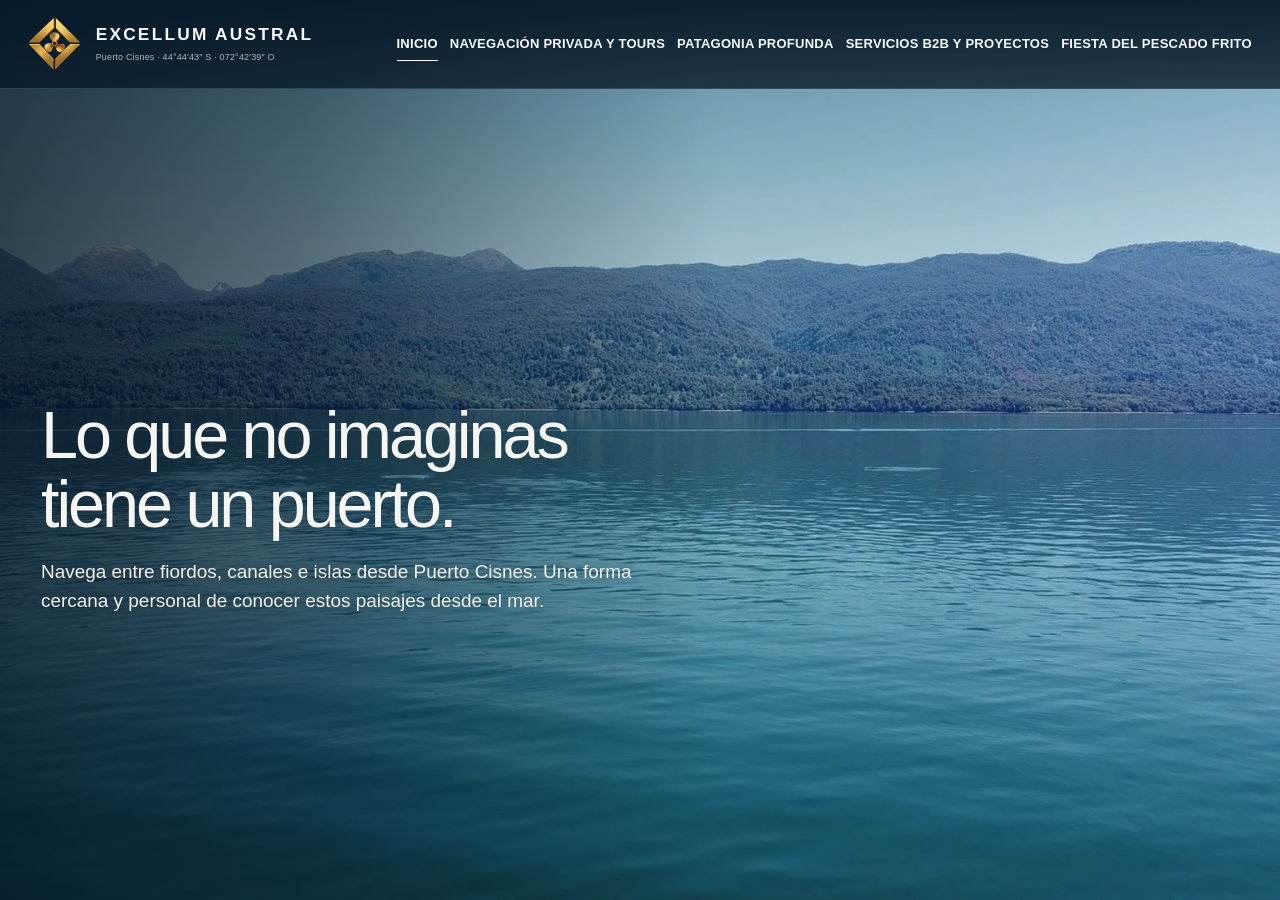
<file: explorar-patagonia.html>
<!doctype html><html lang="es-CL"><head><meta charset="utf-8"><meta name="viewport" content="width=device-width, initial-scale=1"><meta http-equiv="refresh" content="0;url=index.html"><title>Excellum Austral · Puerto Cisnes</title></head><body><p>El contenido se encuentra en <a href="index.html">Excellum Austral</a>.</p></body></html>
</file>
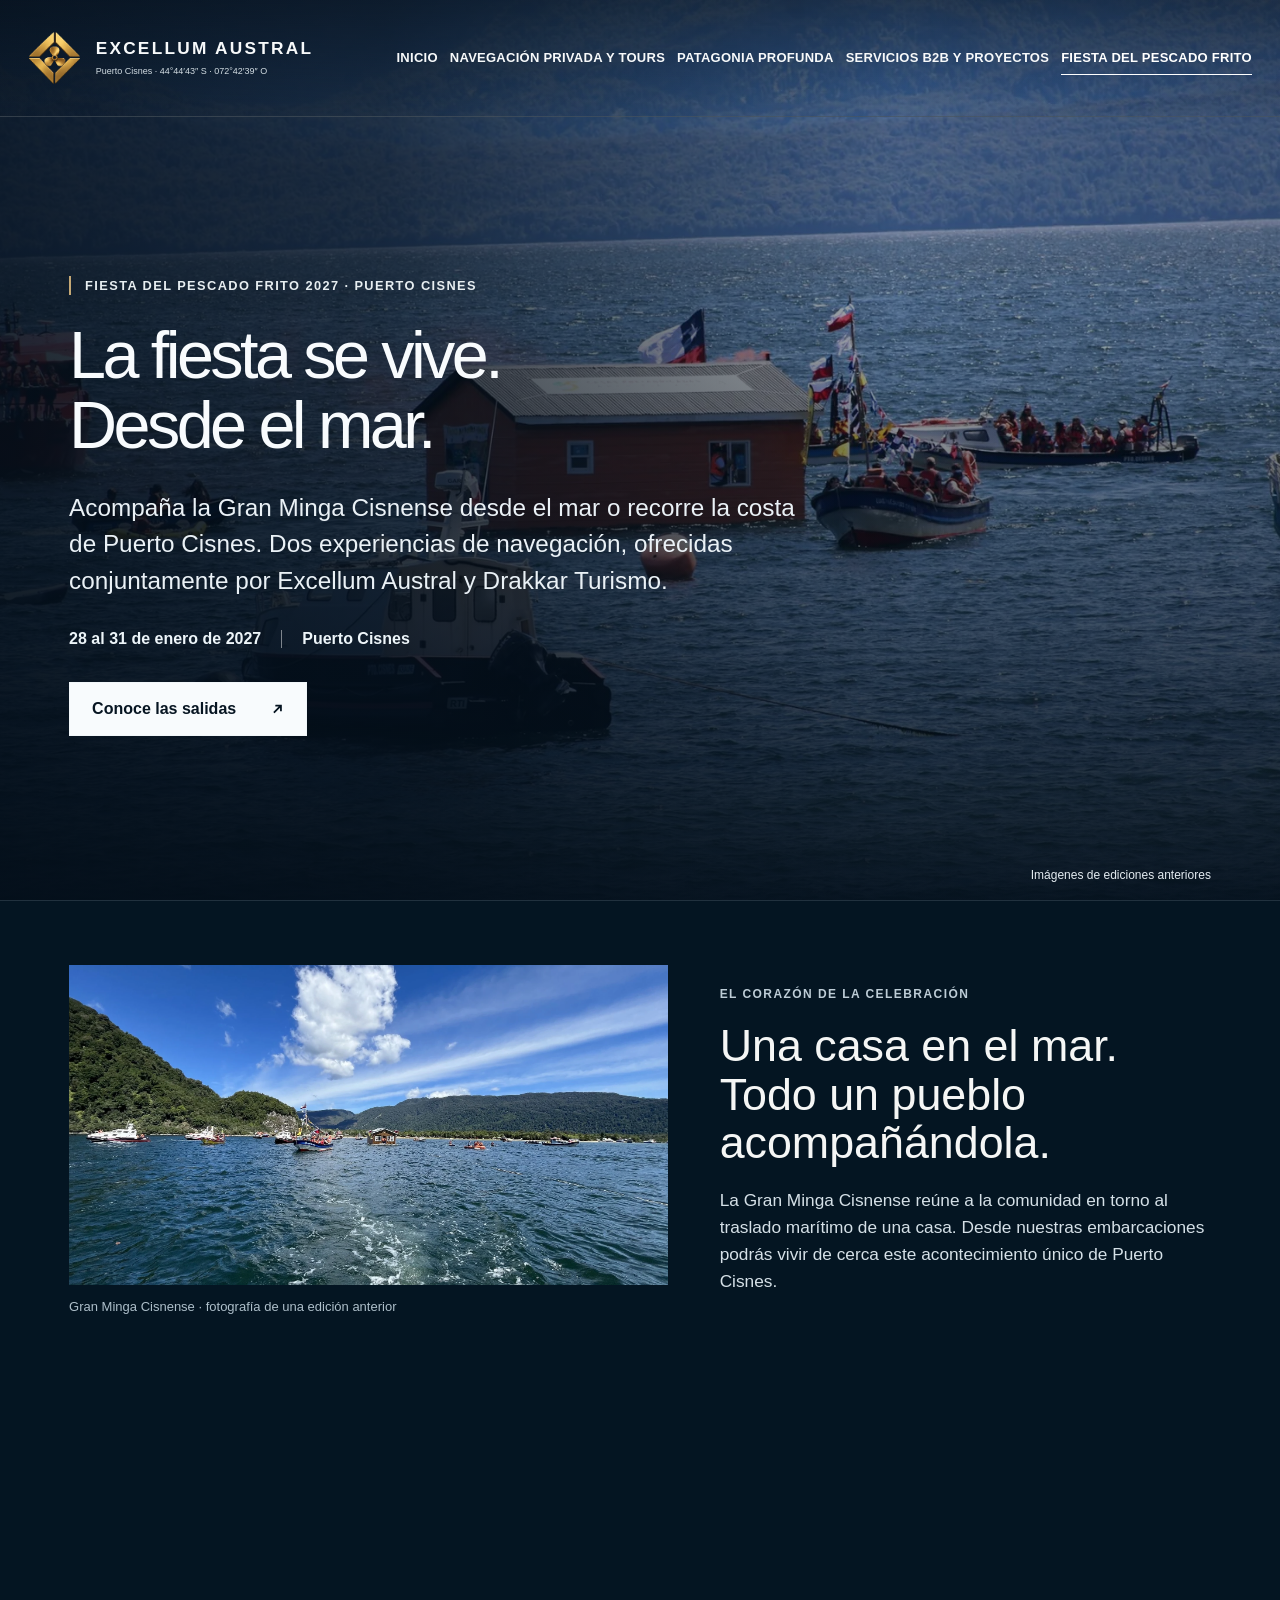
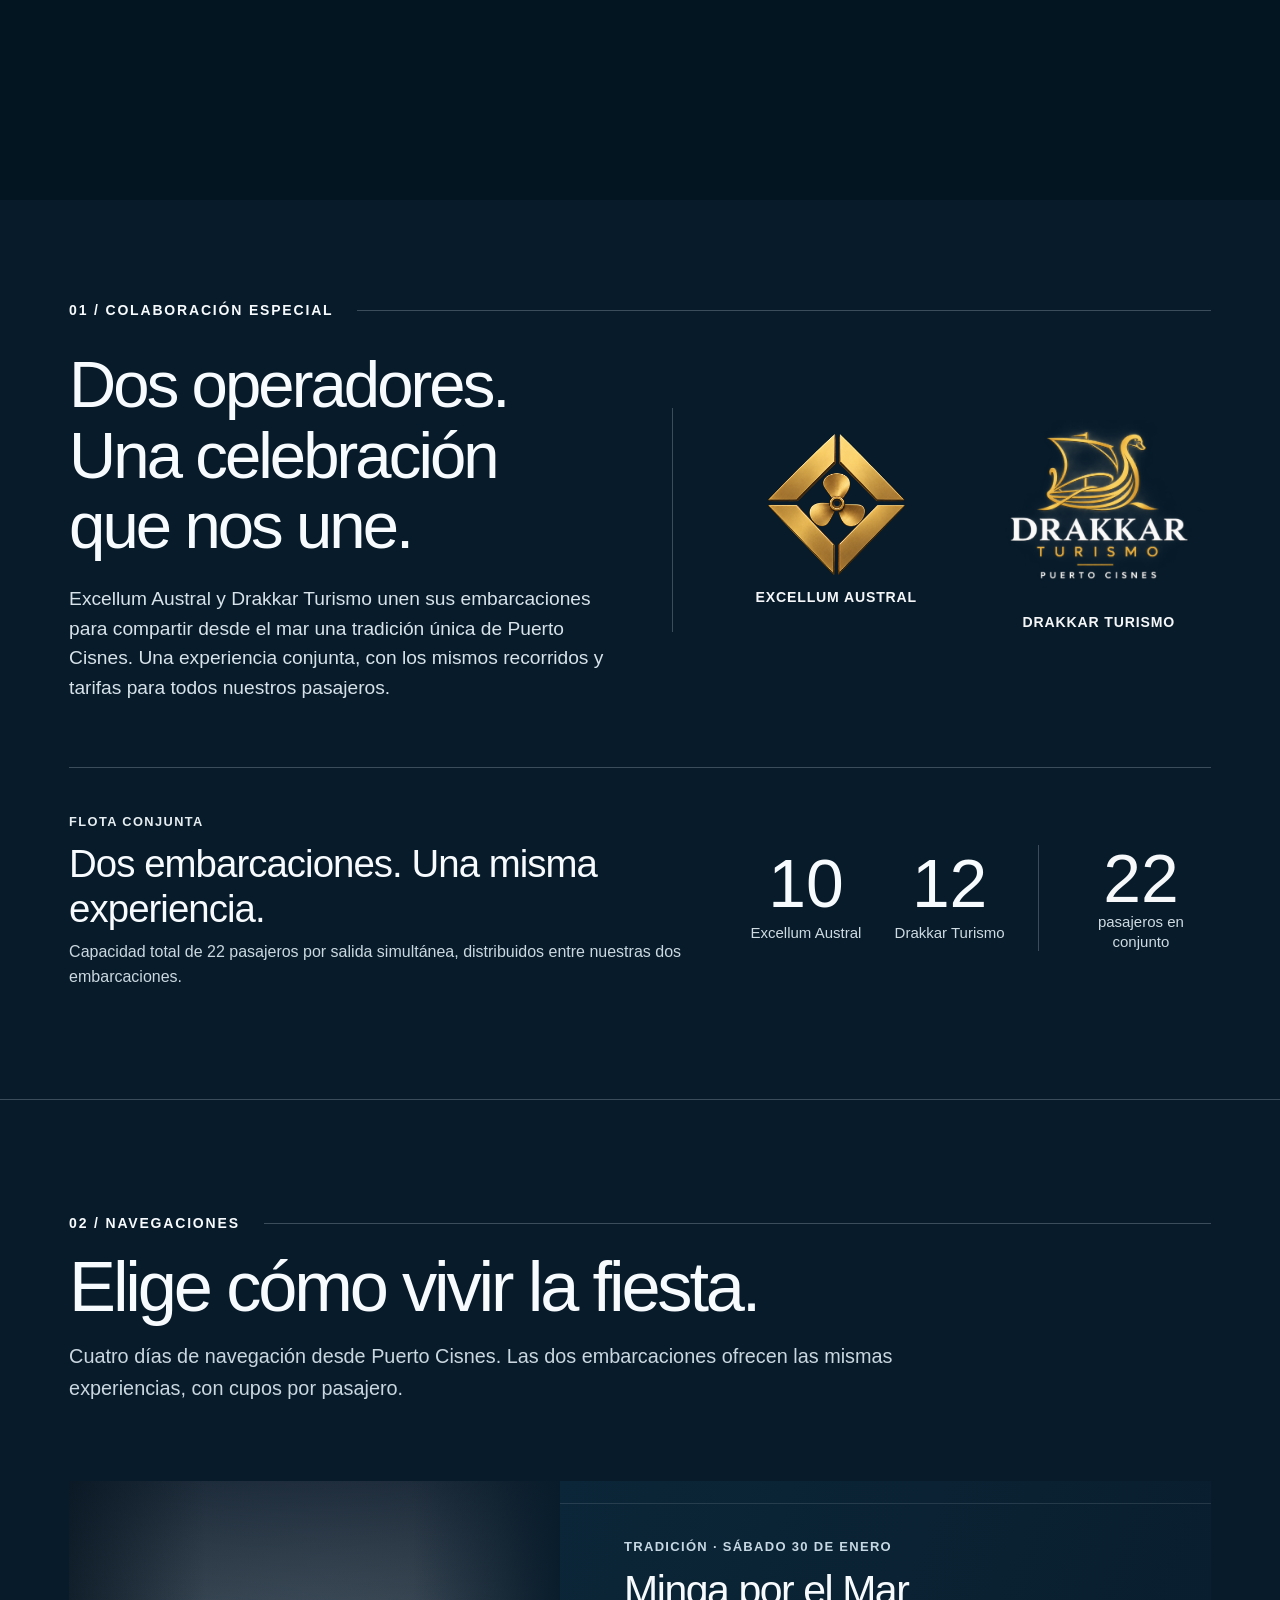
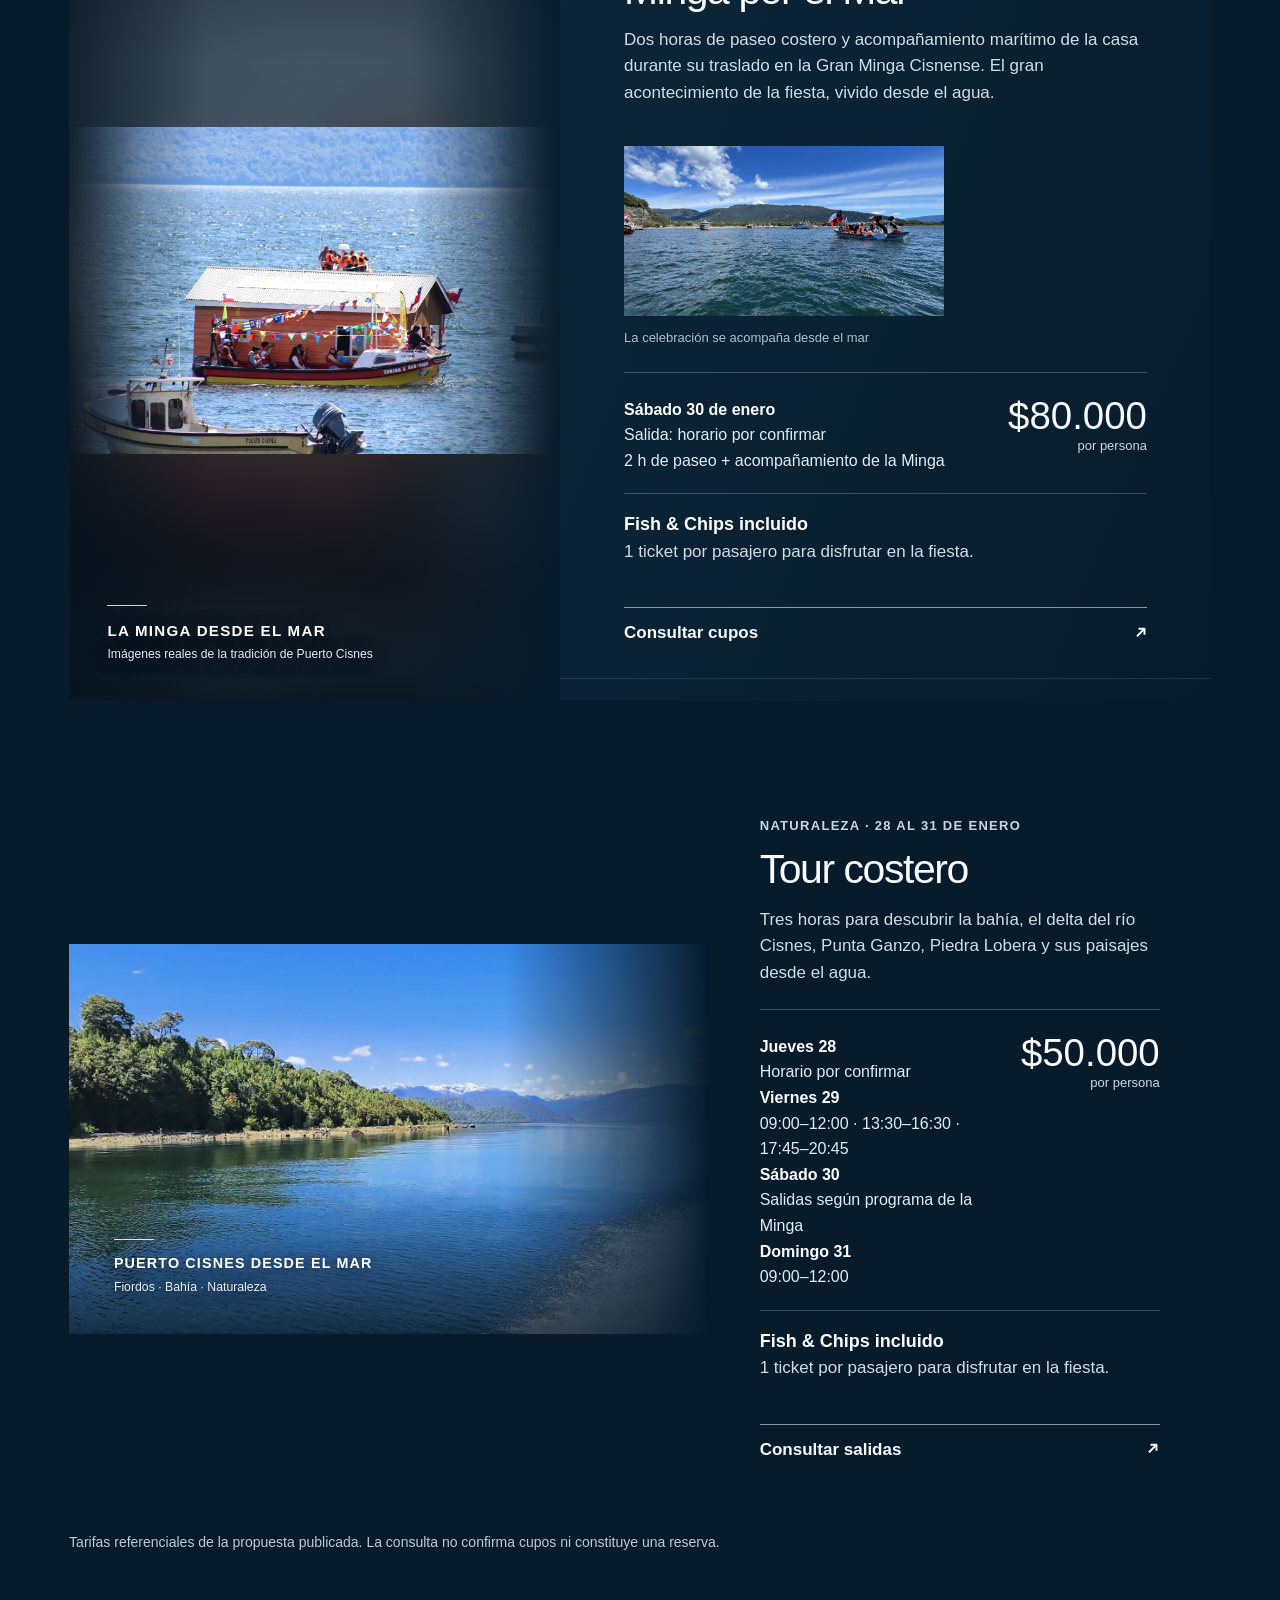
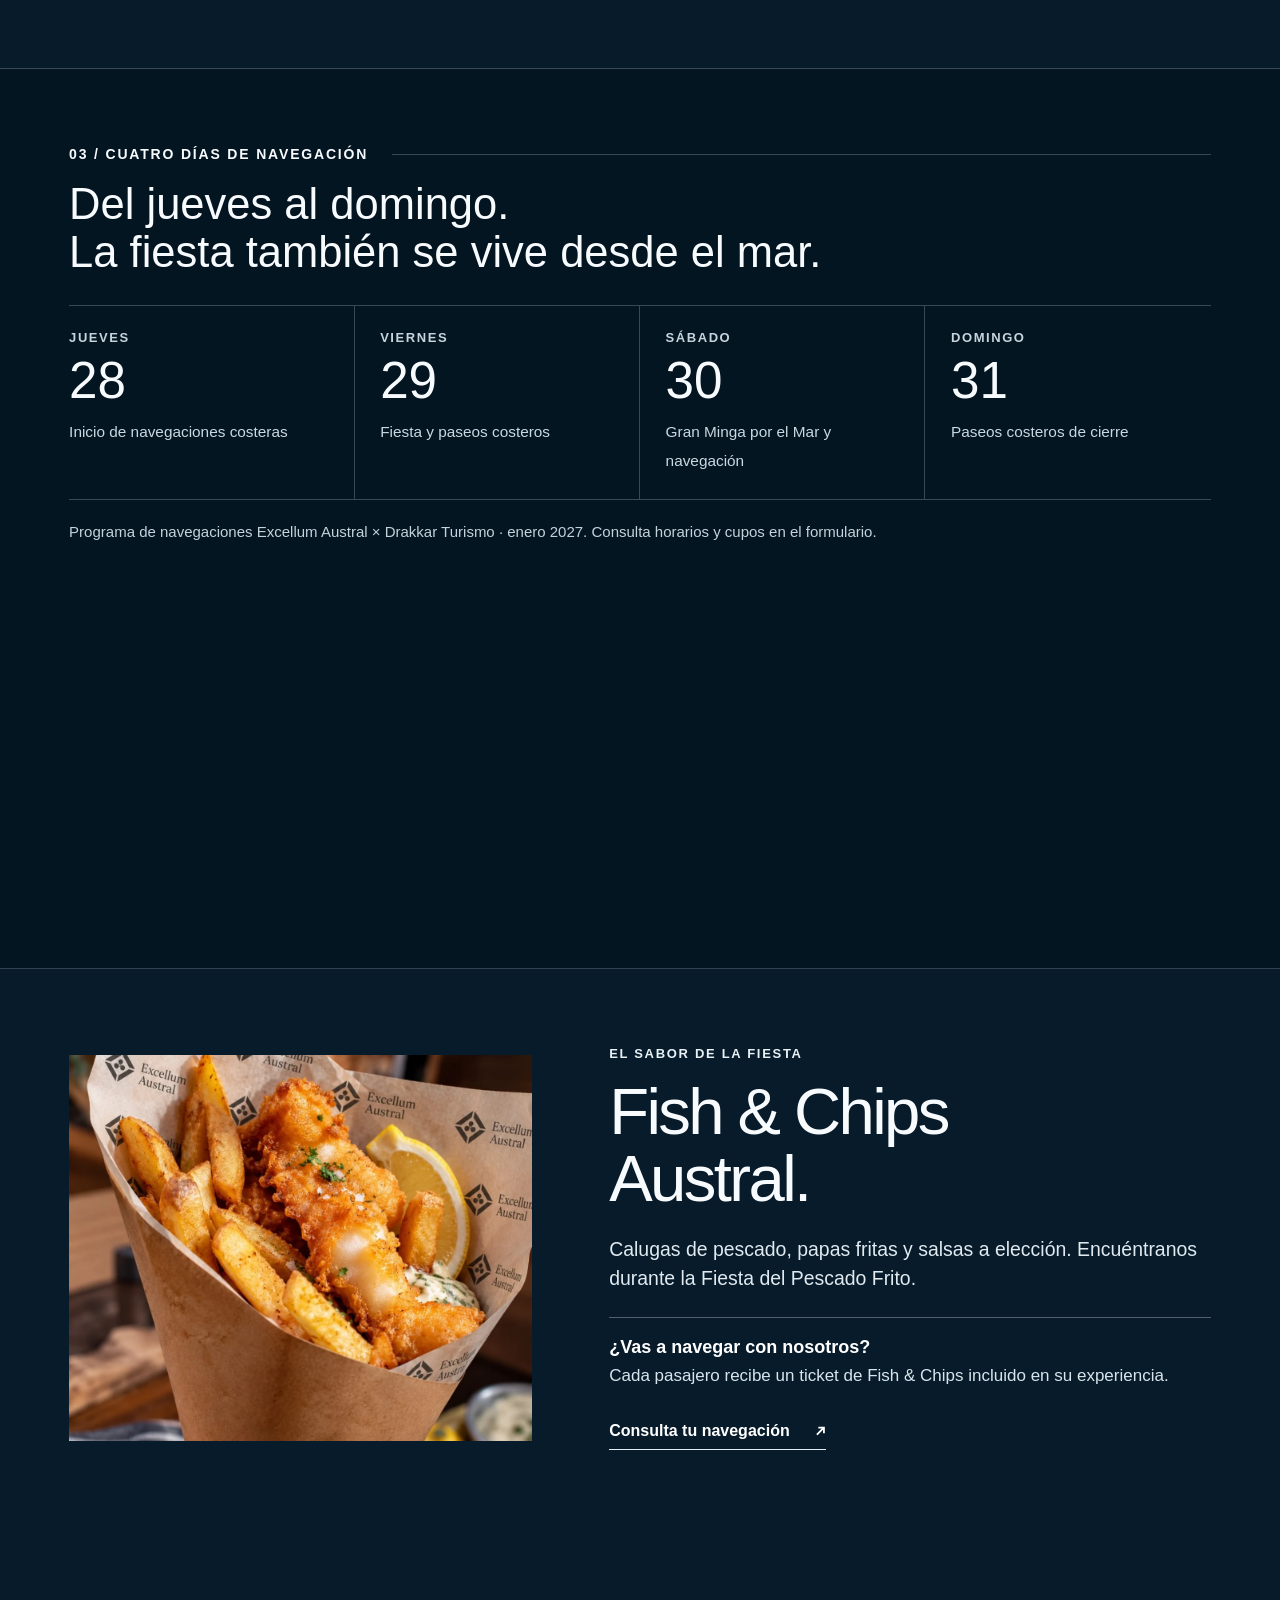
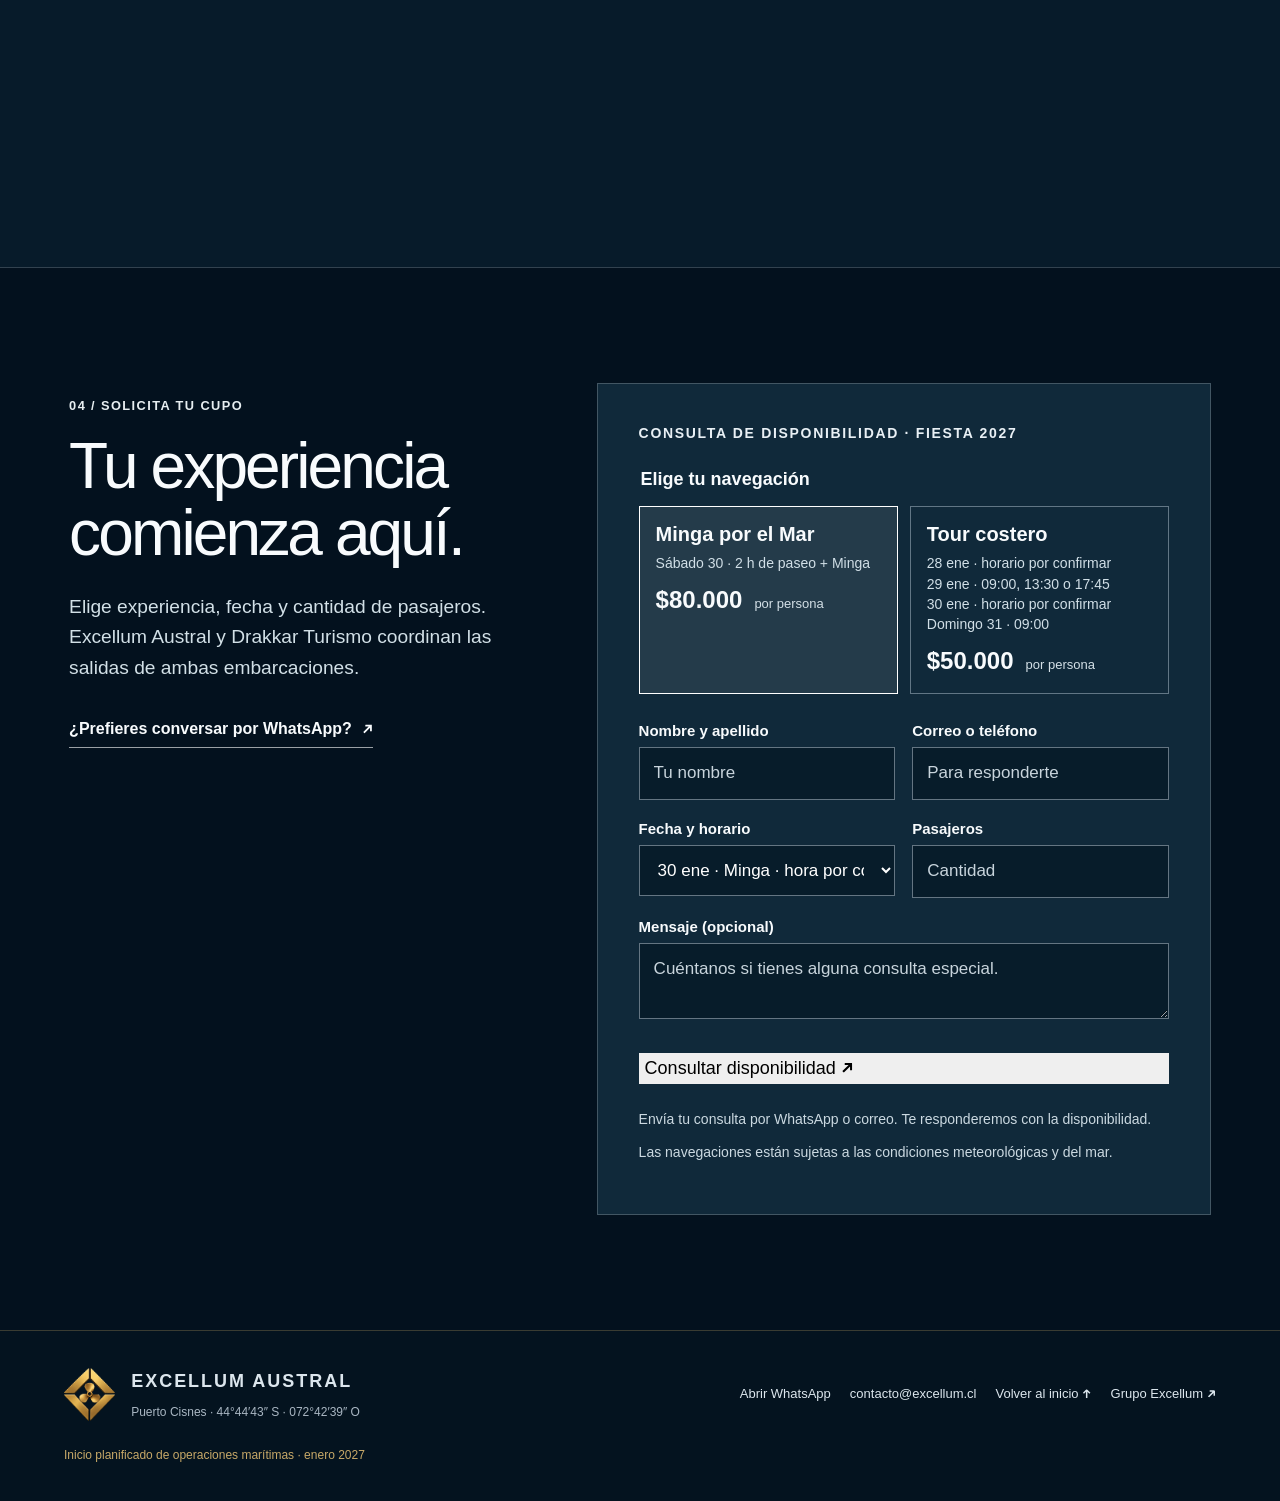
<file: fiesta-pescado-frito-2027.html>
<!DOCTYPE html>

<html lang="es-CL"><head><meta charset="utf-8"/><meta content="width=device-width,initial-scale=1" name="viewport"/><meta content="#04111e" name="theme-color"/><title>Fiesta del Pescado Frito 2027 · Navega desde Puerto Cisnes | Excellum Austral</title><meta content="Consulta por navegaciones costeras y Minga por el Mar durante la Fiesta del Pescado Frito 2027 en Puerto Cisnes. Fechas, precios y solicitud de cupos." name="description"/><style>@font-face{font-family:Bahnschrift;src:local('Bahnschrift')}@font-face{font-family:'Calibri Light';src:local('Calibri Light')}
:root{--deep:#04111e;--navy:#0b2133;--petrol:#143044;--line:rgba(233,242,247,.23);--paper:#f8fbfd;--muted:#cad7df;--gold:#c4a875;--g:clamp(22px,5.4vw,100px)}*{box-sizing:border-box}html{scroll-behavior:smooth;scroll-padding-top:22px}body{margin:0;background:var(--deep);color:var(--paper);font:400 18px/1.6 'Calibri Light',Calibri,'Segoe UI',sans-serif}a{color:inherit;text-decoration:none}button,input,select,textarea{font:inherit}button{cursor:pointer}img{display:block;max-width:100%}button:focus-visible,a:focus-visible,input:focus-visible,select:focus-visible,textarea:focus-visible{outline:2px solid #fff;outline-offset:4px}.skip{position:absolute;left:-9999px;top:0;z-index:100;background:white;color:#071723;padding:10px}.skip:focus{left:10px} .wrap{width:100%;padding-inline:var(--g);max-width:1800px;margin-inline:auto}
.header{display:flex;align-items:center;justify-content:space-between;gap:25px;position:absolute;inset:0 0 auto;z-index:20;padding:clamp(19px,2.4vw,32px) var(--g);border-bottom:1px solid var(--line);background:linear-gradient(180deg,#04111eca,#04111e00)}.brand{display:flex;align-items:center;gap:13px;flex-shrink:0}.brand .mark{width:clamp(43px,4vw,58px);height:clamp(43px,4vw,58px);object-fit:contain}.brandname{font:600 clamp(15px,1.38vw,21px)/1.1 Bahnschrift,'Segoe UI',sans-serif;letter-spacing:.11em;display:block}.location{display:block;font:400 clamp(9px,.8vw,11px)/1.5 'Calibri Light',sans-serif;color:#dce5ea;margin-top:5px}.nav{display:flex;align-items:center;gap:clamp(11px,1.6vw,28px)}.nav a{font:600 clamp(11px,.89vw,14px)/1.3 Bahnschrift,'Segoe UI',sans-serif;letter-spacing:.025em;text-transform:uppercase;white-space:nowrap}.nav a:hover,.nav a[aria-current]{text-decoration:underline;text-underline-offset:8px}.toggle-menu{display:none;color:white;font-size:25px;background:#0b2133b3;border:1px solid #fff7;width:44px;height:44px;align-items:center;justify-content:center}
.hero{position:relative;min-height:100svh;display:flex;flex-direction:column;justify-content:end;isolation:isolate;overflow:hidden}.hero-bg,.hero-film{position:absolute;inset:0;width:100%;height:100%;object-fit:cover;z-index:-3}.hero-film{opacity:0;transition:opacity .8s}.hero-film.is-ready{opacity:1}.hero:after{content:'';position:absolute;inset:0;z-index:-1;background:linear-gradient(90deg,rgba(3,14,25,.94) 0%,rgba(3,14,25,.57) 53%,rgba(3,14,25,.2) 100%),linear-gradient(0deg,#04111ef5 0%,transparent 63%)}.hero-body{padding:clamp(160px,20vh,230px) var(--g) clamp(64px,9vh,110px);max-width:1800px;width:100%;margin-inline:auto}.kicker,.overline{font:600 clamp(12px,1vw,16px)/1.5 Bahnschrift,'Segoe UI',sans-serif;letter-spacing:.11em;text-transform:uppercase;color:#e7eef1}.kicker{margin:0 0 26px;border-left:2px solid var(--gold);padding-left:14px}.hero h1{font:400 clamp(58px,7.1vw,123px)/.99 Bahnschrift,'Segoe UI',sans-serif;letter-spacing:-.054em;margin:0;max-width:1120px;text-wrap:balance}.hero h1 span{display:block}.hero-lead{font:400 clamp(20px,1.9vw,28px)/1.5 'Calibri Light',sans-serif;max-width:740px;margin:30px 0 31px;color:#eaf1f6}.hero-meta{display:flex;align-items:center;gap:20px;flex-wrap:wrap;margin:0 0 34px;color:#edf5f9;font:600 clamp(15px,1.25vw,19px) Bahnschrift,sans-serif}.hero-meta span+span{border-left:1px solid #fff7;padding-left:20px}.cta{display:inline-flex;align-items:center;justify-content:space-between;gap:36px;padding:17px 22px;border:1px solid #f1f6f9;background:var(--paper);color:#071522;font:600 16px Bahnschrift,sans-serif;transition:background .2s,transform .2s}.cta:hover{background:#e2eaf0;transform:translateY(-2px)}.hero-note{position:absolute;bottom:18px;right:var(--g);font:400 12px 'Calibri Light',sans-serif;color:#e4ecf1}.film-toggle{position:absolute;bottom:18px;left:var(--g);background:transparent;border:1px solid #fff7;color:white;border-radius:50%;width:42px;height:42px;font:600 17px Bahnschrift,sans-serif}
.offer{padding-block:clamp(76px,9vw,125px) clamp(78px,9vw,130px);background:#071b2b}.section-label{display:flex;align-items:center;gap:24px;margin-bottom:19px}.section-label:after{content:'';height:1px;background:var(--line);flex:1}.section-label span{font:600 14px Bahnschrift,sans-serif;letter-spacing:.13em}.offer-heading{font:400 clamp(43px,5.5vw,83px)/1.06 Bahnschrift,'Segoe UI',sans-serif;letter-spacing:-.045em;margin:0 0 16px;max-width:1160px}.offer-intro{font-size:clamp(18px,1.55vw,23px);color:var(--muted);max-width:850px;margin:0 0 clamp(45px,6vw,80px)}.offer-grid{display:grid;grid-template-columns:1fr 1fr;gap:clamp(18px,2.1vw,38px)}.offer-card{background:#0b2436;border:1px solid var(--line);display:flex;flex-direction:column;overflow:hidden}.offer-photo{width:100%;aspect-ratio:16/9;object-fit:cover}.offer-content{padding:clamp(24px,3vw,47px);display:flex;flex-direction:column;flex:1}.offer-type{font:600 13px Bahnschrift,sans-serif;letter-spacing:.1em;text-transform:uppercase;color:#c6d8e3}.offer-card h3{font:400 clamp(34px,3.2vw,54px)/1.06 Bahnschrift,sans-serif;letter-spacing:-.035em;margin:15px 0}.offer-card p{margin:0 0 23px;color:#d0dde5;font-size:clamp(17px,1.23vw,20px);line-height:1.55}.offer-info{display:flex;gap:20px;justify-content:space-between;align-items:end;margin-top:auto;padding:24px 0 20px;border-top:1px solid var(--line)}.offer-info .date{font:500 17px/1.4 Bahnschrift,sans-serif;color:#e0ebf2;max-width:210px}.offer-price{font:500 clamp(30px,3vw,47px)/1 Bahnschrift,sans-serif;white-space:nowrap}.offer-price small{display:block;font:400 13px/1.7 'Calibri Light',sans-serif;color:#cbd7df;text-align:right}.offer-link{display:flex;justify-content:space-between;align-items:center;border-top:1px solid #fff8;padding:15px 0 0;font:600 17px Bahnschrift,sans-serif}.offer-link:hover{text-decoration:underline;text-underline-offset:6px}.included{margin:34px 0 0;padding:20px 0 0;border-top:1px solid var(--line);display:flex;gap:18px;align-items:start;font-size:17px;color:#e0eaf0}.included strong{font:600 16px Bahnschrift,sans-serif;letter-spacing:.08em;white-space:nowrap}.included p{margin:0}.offer-caption{font-size:14px;margin:20px 0 0;color:#bacbd4}
.booking{padding:clamp(80px,9vw,138px) 0;background:#03111e}.booking-layout{display:grid;grid-template-columns:minmax(280px,.82fr) minmax(500px,1.15fr);gap:clamp(38px,7vw,120px);align-items:start}.booking-title{font:400 clamp(49px,5vw,81px)/1.04 Bahnschrift,sans-serif;letter-spacing:-.045em;margin:18px 0 25px}.booking-copy{font-size:clamp(19px,1.5vw,24px);color:#d2e0e7;margin:0 0 30px;max-width:510px}.booking-direct{display:inline-flex;gap:10px;align-items:center;border-bottom:1px solid #fff9;padding-bottom:9px;font:600 16px Bahnschrift,sans-serif}.booking-direct:hover{border-bottom-color:white}.contact-pane{background:#10293a;border:1px solid #ffffff35;padding:clamp(24px,3.2vw,52px)}.form-title{font:600 14px Bahnschrift,sans-serif;letter-spacing:.12em;margin:0 0 28px;color:#e9f0f5}.contact-pane fieldset{border:0;margin:0;padding:0}.contact-pane legend{font:600 18px Bahnschrift,sans-serif;margin-bottom:16px}.choices{display:grid;grid-template-columns:1fr 1fr;gap:12px;margin-bottom:28px}.choices label{display:block;cursor:pointer;position:relative}.choices input{position:absolute;opacity:0;pointer-events:none}.choice-copy{display:block;border:1px solid #d2e1ec6b;padding:16px;height:100%;transition:border .2s,background .2s}.choices input:checked+.choice-copy{border-color:#fff;background:#ffffff15}.choices input:focus-visible+.choice-copy{outline:2px solid #fff;outline-offset:3px}.choice-name{display:block;font:600 20px Bahnschrift,sans-serif}.choice-schedule{display:block;font:400 14px/1.45 'Calibri Light',sans-serif;color:#d1dfe7;margin:7px 0}.choice-price{display:block;margin-top:12px}.choice-price strong{font:600 24px Bahnschrift,sans-serif}.choice-price small{font-size:13px;margin-left:7px;color:#d4e0e7}.field-grid{display:grid;grid-template-columns:1fr 1fr;gap:17px}.field{display:flex;flex-direction:column;gap:8px;margin-bottom:20px;font:600 15px Bahnschrift,sans-serif}.field input,.field select,.field textarea{display:block;width:100%;background:#071c2a;color:#fff;border:1px solid #d6e3ed73;border-radius:0;padding:14px;font:400 17px/1.35 'Calibri Light',sans-serif;min-height:51px}.field input::placeholder,.field textarea::placeholder{color:#c8d4dc}.field select option{background:#071c2a}.booking-total{display:flex;gap:10px;align-items:center;justify-content:space-between;border-block:1px solid var(--line);padding:15px 0;font:500 17px Bahnschrift,sans-serif}.booking-total[hidden],.form-result[hidden]{display:none}.submit{border:0;width:100%;margin:14px 0 15px;text-align:left}.fineprint{font-size:14px;line-height:1.5;color:#cbd9e1;margin:10px 0}.weather-note{margin-top:12px}.form-result{margin-top:24px;padding-top:20px;border-top:1px solid var(--line)}.result-title{font:600 19px Bahnschrift,sans-serif}.form-result textarea{width:100%;min-height:180px;padding:12px;border:1px solid #8da8b9;background:#081a27;color:#fff;font-size:15px}.result-buttons{display:flex;flex-wrap:wrap;gap:10px;margin-top:13px}.result-buttons button,.result-buttons a{padding:11px 13px;border:1px solid #ffffff9c;background:#123248;color:white;font:600 14px Bahnschrift,sans-serif}.copy-status{font-size:14px}.footer{padding:36px var(--g);background:#04111d;border-top:1px solid var(--line);display:flex;justify-content:space-between;align-items:center;gap:24px;flex-wrap:wrap}.footer strong{font:600 15px Bahnschrift,sans-serif;letter-spacing:.1em}.footer p,.footer a{font:400 14px 'Calibri Light',sans-serif;color:#d7e4ec}.footer a{text-decoration:underline;text-underline-offset:5px}
@media(max-width:1200px){.nav{gap:12px}.nav a{font-size:11px}.brandname{font-size:16px}}@media(max-width:1000px){.toggle-menu{display:flex}.nav{display:none;position:absolute;top:100%;left:var(--g);right:var(--g);padding:12px 21px;background:#071a2af5;border:1px solid #ffffff50;flex-direction:column;align-items:stretch;gap:0}.nav.open{display:flex}.nav a{font-size:14px;padding:14px 0;border-bottom:1px solid var(--line)}.booking-layout{grid-template-columns:1fr;gap:40px}.booking-copy{max-width:720px}}@media(max-width:700px){:root{--g:22px}.header{padding:16px var(--g)}.brand .mark{width:43px;height:43px}.brandname{font-size:clamp(13px,3.7vw,17px)}.location{font-size:9px;line-height:1.3;max-width:225px}.hero{min-height:100svh}.hero:after{background:linear-gradient(0deg,#04111efa 0%,#04111ec1 54%,#04111e60 100%)}.hero-body{padding:clamp(150px,23svh,190px) var(--g) clamp(85px,11svh,125px)}.kicker{font-size:12px;margin-bottom:18px}.hero h1{font-size:clamp(43px,10.7vw,69px);line-height:1.03}.hero-lead{font-size:19px;line-height:1.47;margin:22px 0}.hero-meta{font-size:15px;gap:12px}.hero-meta span+span{padding-left:12px}.hero-note{right:22px;bottom:20px;font-size:11px}.offer{padding-block:70px}.offer-heading{font-size:clamp(42px,10vw,65px)}.offer-intro{font-size:18px;margin-bottom:34px}.offer-grid{grid-template-columns:1fr;gap:22px}.offer-card h3{font-size:39px}.offer-content{padding:24px}.offer-info .date{font-size:16px}.offer-price{font-size:31px}.included{display:block;font-size:16px}.included strong{display:block;margin-bottom:9px}.booking{padding-block:73px}.booking-layout{display:block}.booking-copy{font-size:19px}.contact-pane{margin-top:40px;padding:22px 18px}.choices{grid-template-columns:1fr;gap:9px}.field-grid{grid-template-columns:1fr;gap:0}.choice-copy{padding:16px}.choice-name{font-size:20px}.choice-price strong{font-size:24px}.footer{display:block}.footer a{display:inline-block;margin-top:12px}}
@media(prefers-reduced-motion:reduce){html{scroll-behavior:auto}.hero-film{display:none}}

/* EA78: calidad de metraje, horarios explícitos, captación gastronómica */
@media(min-width:800px){
  .hero-bg{object-fit:cover;object-position:center 42%}
  .hero-film{left:auto;right:0;top:0;bottom:0;width:min(51vw,830px);height:100%;object-fit:cover;object-position:50% center;z-index:-2;filter:saturate(1.05) contrast(1.03)}
  .hero:after{background:linear-gradient(90deg,rgba(3,14,25,.96) 0%,rgba(3,14,25,.88) 38%,rgba(3,14,25,.38) 76%,rgba(3,14,25,.14) 100%),linear-gradient(0deg,#04111edb 0%,transparent 56%)}
}
@media(max-width:799px){.hero-film{object-fit:cover;object-position:50% 50%;filter:saturate(1.03)} }
.offer-info{align-items:start;gap:18px}.offer-info .date{max-width:none;font-size:clamp(16px,1.12vw,18px);line-height:1.6;flex:1}.offer-info .date b{color:#fff;font-weight:650}.offer-price{flex-shrink:0}
.ticket-hook{border-top:1px solid #ffffff35;margin:0;padding:18px 0 19px;font:400 clamp(16px,1.08vw,18px)/1.55 'Calibri Light',Calibri,sans-serif;color:#e9f1f5}
.ticket-hook strong{display:inline-block;font:600 clamp(18px,1.32vw,21px)/1.35 Bahnschrift,sans-serif;color:white;margin-bottom:2px}
.offer-film{display:block;background:#04111e;object-fit:cover;object-position:center;aspect-ratio:16/9;height:auto;max-width:100%}
.fish-feature{background:#071b2a;border-top:1px solid #ffffff2c;border-bottom:1px solid #ffffff2c}
.fish-layout{display:grid;grid-template-columns:minmax(250px,.77fr) minmax(0,1fr);gap:clamp(38px,6vw,105px);align-items:center;padding-top:clamp(55px,6vw,92px);padding-bottom:clamp(55px,6vw,92px)}
.fish-visual{max-height:495px;overflow:hidden;aspect-ratio:1.2;background:#092334}
.fish-visual img{width:100%;height:100%;object-fit:cover;object-position:50% 49%;display:block}
.fish-eyebrow{font:600 13px Bahnschrift,sans-serif;letter-spacing:.13em;color:#e8f1f5;margin:0 0 18px}
.fish-content h2{font:400 clamp(44px,5.1vw,83px)/1.02 Bahnschrift,'Segoe UI',sans-serif;letter-spacing:-.04em;margin:0 0 23px}.fish-content h2 span{display:block}
.fish-content>p:not(.fish-eyebrow){font:400 clamp(18px,1.52vw,24px)/1.5 'Calibri Light',Calibri,sans-serif;color:#e0eaf0;max-width:600px;margin:0 0 23px}
.fish-ticket{display:grid;gap:3px;border-top:1px solid #ffffff4d;padding-top:18px;font-size:17px;color:#d9e5ec}.fish-ticket strong{font:600 18px/1.3 Bahnschrift,sans-serif;color:white}
.fish-action{display:inline-flex;gap:25px;border-bottom:1px solid #e2eef0;padding:15px 0 9px;margin-top:18px;font:600 16px Bahnschrift,sans-serif;color:#fff;text-decoration:none}
.fish-action:hover{text-decoration:underline;text-underline-offset:5px}
@media(max-width:800px){.fish-layout{grid-template-columns:1fr;gap:28px}.fish-visual{max-height:340px;aspect-ratio:1.45}.fish-content h2{font-size:clamp(40px,10vw,61px)}.offer-info{flex-wrap:wrap}.offer-info .date{min-width:100%}.offer-price small{text-align:left}}


/* EA79 — Integración cinematográfica y reproducción automática sin controles */
.hero-ambient{position:absolute;inset:-5%;width:110%;height:110%;object-fit:cover;z-index:-3;filter:blur(34px) saturate(.8) brightness(.66);opacity:0;transition:opacity 1s ease;pointer-events:none}
.hero-ambient.is-ready{opacity:.7}
@media(min-width:800px){
 .hero-film{left:auto;right:1.5%;width:min(58vw,980px);height:100%;object-fit:contain;object-position:55% center;z-index:-2;filter:saturate(1.02) contrast(1.025);-webkit-mask-image:linear-gradient(90deg,transparent 0%,#000 20%,#000 81%,transparent 100%);mask-image:linear-gradient(90deg,transparent 0%,#000 20%,#000 81%,transparent 100%)}
 .hero:after{background:linear-gradient(90deg,rgba(3,14,25,.95) 0%,rgba(3,14,25,.84) 33%,rgba(3,14,25,.23) 72%,rgba(3,14,25,.4) 100%),linear-gradient(0deg,#04111ee8 0%,transparent 64%)}
}
@media(max-width:799px){.hero-ambient{display:none}.hero-film{inset:0;width:100%;height:100%;object-fit:cover;object-position:center 46%;-webkit-mask-image:none;mask-image:none}}
.offer-film{width:100%;display:block;pointer-events:none}
@media(prefers-reduced-motion:reduce){.hero-ambient,.offer-film{display:none}.offer-card:has(.offer-film){background:#0b2436}.offer-film{poster:initial}}

/* EA80 — Hero cinematográfico, imagen continua y sin límites rectangulares */
.hero{background:#04111e}
.hero-bg{object-position:center 45%}
.hero-ambient{inset:-7%;width:114%;height:114%;filter:blur(27px) saturate(.95) brightness(.83);opacity:0;z-index:-3}
.hero-ambient.is-ready{opacity:1}
.hero-film{transition:opacity 1.3s ease;z-index:-2}
@media(min-width:800px){
 .hero-film{inset:0;left:0;right:0;top:0;bottom:0;width:100%;height:100%;object-fit:contain;object-position:84% center;filter:saturate(1.07) contrast(1.02);-webkit-mask-image:radial-gradient(ellipse 37% 78% at 76% 50%,#000 38%,rgba(0,0,0,.94) 57%,rgba(0,0,0,.50) 75%,transparent 100%);mask-image:radial-gradient(ellipse 37% 78% at 76% 50%,#000 38%,rgba(0,0,0,.94) 57%,rgba(0,0,0,.50) 75%,transparent 100%)}
 .hero:after{background:linear-gradient(90deg,rgba(3,14,25,.93) 0%,rgba(3,14,25,.78) 31%,rgba(3,14,25,.22) 70%,rgba(3,14,25,.23) 100%),linear-gradient(0deg,rgba(4,17,30,.9) 0%,transparent 60%)}
}
@media(max-width:799px){
 .hero-film{inset:0;width:100%;height:100%;object-fit:cover;object-position:center 44%;-webkit-mask-image:none;mask-image:none}
 .hero:after{background:linear-gradient(0deg,rgba(3,14,25,.96) 0%,rgba(3,14,25,.66) 55%,rgba(3,14,25,.25) 100%)}
}

/* EA81 — Fotograma editorial a sangre + movimiento ambiental, sin marco de video */
.hero{background:#04111e}
.hero-bg{inset:0;width:100%;height:100%;object-fit:cover;object-position:center 44%;z-index:-3;filter:saturate(.96) contrast(1.035)}
.hero-film{display:none!important}
.hero-ambient{position:absolute!important;inset:-20px!important;width:calc(100% + 40px)!important;height:calc(100% + 40px)!important;object-fit:cover!important;object-position:center center;filter:blur(19px) saturate(.80) brightness(.74)!important;opacity:0!important;z-index:-2!important;transition:opacity 2s ease!important;mask-image:none!important;-webkit-mask-image:none!important;pointer-events:none}
.hero-ambient.is-ready{opacity:.32!important}
.hero:after{background:linear-gradient(90deg,rgba(3,14,25,.88) 0%,rgba(3,14,25,.76) 30%,rgba(3,14,25,.36) 70%,rgba(3,14,25,.42) 100%),linear-gradient(0deg,rgba(4,17,30,.95) 0%,transparent 64%)!important}
@media(max-width:799px){.hero-bg{object-position:57% center}.hero-ambient{display:none!important}.hero:after{background:linear-gradient(0deg,rgba(3,14,25,.94),rgba(3,14,25,.53) 58%,rgba(3,14,25,.27))!important}}
@media(prefers-reduced-motion:reduce){.hero-ambient{display:none!important}}

/* V82 — Minga: video real integrado en la oferta, no en el hero */
.minga-media{position:relative;isolation:isolate;width:100%;aspect-ratio:16/9;overflow:hidden;background:#071827}
.minga-media-bg{position:absolute;inset:0;z-index:-2;background-position:45% center;background-size:cover;filter:saturate(.86) brightness(.63)}
.minga-media:after{content:'';position:absolute;inset:0;z-index:-1;background:linear-gradient(90deg,rgba(3,15,27,.62),rgba(3,15,27,.05) 60%,rgba(3,15,27,.05))}
.minga-film{display:block;position:absolute;right:4%;top:0;width:43%;height:100%;object-fit:cover;object-position:center;filter:saturate(.98);-webkit-mask-image:linear-gradient(90deg,transparent,#000 16%,#000 96%,transparent);mask-image:linear-gradient(90deg,transparent,#000 16%,#000 96%,transparent)}
.minga-media-caption{position:absolute;left:clamp(16px,3vw,36px);bottom:clamp(16px,2vw,30px);width:47%;display:flex;flex-direction:column;gap:8px;text-shadow:0 2px 12px rgba(0,0,0,.5)}
.minga-media-caption span{color:white;font:600 clamp(14px,1.45vw,23px)/1.15 Bahnschrift,'Segoe UI',sans-serif;letter-spacing:.06em}
.minga-media-caption small{color:#f1f4f6;font:400 clamp(11px,.96vw,15px)/1.3 'Calibri Light',Calibri,sans-serif}
@media(max-width:700px){.minga-media{aspect-ratio:4/3}.minga-film{right:0;width:55%}.minga-media-caption{width:48%;left:16px;bottom:17px}.minga-media-caption span{font-size:14px}.minga-media-caption small{font-size:11px}}

/* EA83 — Video vertical auténtico + tour horizontal en secuencia editorial */
.offer-grid{display:flex;flex-direction:column;gap:clamp(22px,3vw,44px);max-width:1150px;margin-inline:auto}
.offer-card{min-width:0}
.offer-card:first-child{display:grid;grid-template-columns:minmax(290px,40%) minmax(0,60%);align-items:stretch}
.offer-card:first-child .offer-content{justify-content:center;padding:clamp(28px,4.2vw,64px)}
.minga-media{aspect-ratio:auto;min-height:570px;display:flex;align-items:center;justify-content:center;overflow:hidden;background:radial-gradient(ellipse at 50% 44%,#1a3d50 0%,#071725 67%);isolation:isolate}
.minga-media-bg{display:none}
.minga-media:after{content:none}
.minga-film{position:relative;inset:auto;right:auto;top:auto;display:block;width:100%;height:570px;max-height:570px;object-fit:contain;object-position:center;background:#071827;filter:none;-webkit-mask-image:none;mask-image:none}
.minga-media-caption{z-index:2;width:auto;max-width:calc(100% - 40px);left:20px;bottom:18px;gap:3px;padding:10px 13px;background:rgba(4,17,30,.76);border-left:2px solid rgba(255,255,255,.66);text-shadow:none}
.minga-media-caption span{font-size:clamp(12px,1.1vw,17px)}
.minga-media-caption small{font-size:12px}
.offer-card:nth-child(2){display:grid;grid-template-columns:minmax(0,53%) minmax(0,47%);align-items:center}
.offer-card:nth-child(2) .offer-photo{aspect-ratio:16/9;height:auto;width:100%;object-fit:cover;align-self:center}
.offer-card:nth-child(2) .offer-content{padding:clamp(28px,3.4vw,50px)}
@media(max-width:920px){
  .offer-card:first-child{grid-template-columns:minmax(0,43%) minmax(0,57%)}
  .minga-media{min-height:470px}
  .minga-film{height:470px;max-height:470px}
  .offer-card:nth-child(2){grid-template-columns:1fr}
  .offer-card:nth-child(2) .offer-photo{width:100%;aspect-ratio:16/9}
}
@media(max-width:700px){
  .offer-card:first-child{display:flex;flex-direction:column}
  .minga-media{aspect-ratio:auto;min-height:0;padding:0;background:#071827}
  .minga-film{height:min(112vw,530px);max-height:none;width:100%;object-fit:contain}
  .minga-media-caption{left:14px;bottom:12px;max-width:calc(100% - 28px)}
  .minga-media-caption span{font-size:13px}
  .minga-media-caption small{font-size:11px}
  .offer-card:nth-child(2){display:flex;flex-direction:column;align-items:stretch}
  .offer-card:nth-child(2) .offer-photo{aspect-ratio:16/9}
}

/* EA84 — Dirección de arte cinematográfica: piezas editoriales, sin cajas superpuestas */
.offer-grid{gap:clamp(44px,5.2vw,78px);max-width:1230px}
.offer-card,.offer-card:first-child,.offer-card:nth-child(2){background:transparent;border:0;overflow:visible;position:relative}
.offer-card:first-child{grid-template-columns:minmax(0,43%) minmax(0,57%);min-height:540px}
.offer-card:first-child .offer-content{background:linear-gradient(112deg,#0b2638 0%,#091e2e 78%,#081b2a 100%);padding:clamp(35px,4.5vw,68px) clamp(32px,5vw,72px);position:relative;z-index:2}
.offer-card:first-child .offer-content:before{content:"";position:absolute;inset:22px 0 22px 0;border-top:1px solid rgba(224,237,243,.12);border-bottom:1px solid rgba(224,237,243,.12);pointer-events:none}
.minga-media{position:relative;min-height:540px;isolation:isolate;background:#04121e;overflow:hidden;display:flex;align-items:center;justify-content:center;contain:paint}
.minga-media-bg{display:block!important;position:absolute;inset:-10%;background-size:cover!important;background-position:center!important;filter:blur(34px) brightness(.52) saturate(.72)!important;transform:scale(1.18);z-index:-2}
.minga-media:before{content:"";position:absolute;inset:0;background:linear-gradient(90deg,rgba(4,18,30,.68) 0%,transparent 28%,transparent 70%,rgba(7,27,42,.95) 100%),linear-gradient(0deg,rgba(4,18,30,.82) 0%,transparent 33%,transparent 78%,rgba(4,18,30,.5) 100%);z-index:1;pointer-events:none}
.minga-media:after{content:"";position:absolute;inset:0;z-index:-1;pointer-events:none;background:radial-gradient(ellipse at 50% 44%,rgba(23,53,68,.14),rgba(3,15,26,.4) 92%)}
.minga-film{position:relative;inset:auto;display:block;width:100%;height:clamp(540px,45vw,665px);max-height:none;object-fit:contain;object-position:50% 50%;background:transparent;filter:saturate(.95) contrast(1.05);-webkit-mask-image:linear-gradient(90deg,transparent 0%,#000 15%,#000 85%,transparent 100%);mask-image:linear-gradient(90deg,transparent 0%,#000 15%,#000 85%,transparent 100%)}
.minga-media-caption{z-index:3;left:clamp(20px,3vw,42px);bottom:clamp(20px,3vw,38px);width:auto;max-width:calc(100% - 48px);background:none;border:0;padding:0;text-shadow:0 2px 18px #000a;gap:7px}
.minga-media-caption:before{content:"";width:40px;height:1px;background:#f0f4f5;opacity:.85;margin-bottom:9px}
.minga-media-caption span{font-size:clamp(14px,1.18vw,18px);letter-spacing:.085em}
.minga-media-caption small{font-size:clamp(12px,.95vw,14px);color:#e2edf1}
.offer-card:nth-child(2){grid-template-columns:minmax(0,56%) minmax(0,44%);background:#071b2b;overflow:hidden}
.coast-media{position:relative;min-width:0;min-height:390px;display:flex;align-items:stretch;overflow:hidden;isolation:isolate;background:#061825}
.coast-media:after{content:"";position:absolute;inset:0;background:linear-gradient(90deg,rgba(4,17,30,.04) 0%,rgba(4,17,30,.03) 68%,#071b2b 100%),linear-gradient(0deg,rgba(4,17,30,.72),transparent 40%);pointer-events:none;z-index:1}
.offer-card:nth-child(2) .coast-media .offer-film{width:100%;height:100%;min-height:390px;aspect-ratio:auto;object-fit:cover;object-position:50% 50%;display:block;filter:saturate(.95) contrast(1.04)}
.coast-media-note{position:absolute;left:clamp(24px,3.5vw,50px);bottom:clamp(22px,3vw,42px);z-index:2;display:flex;flex-direction:column;gap:7px;text-shadow:0 2px 14px #000b;pointer-events:none}
.coast-media-note:before{content:"";width:40px;border-top:1px solid rgba(255,255,255,.85);margin-bottom:8px}
.coast-media-note span{font:600 clamp(13px,1.12vw,18px)/1.2 Bahnschrift,'Segoe UI',sans-serif;letter-spacing:.08em;color:#fff}
.coast-media-note small{font:400 clamp(12px,.96vw,15px)/1.3 'Calibri Light',Calibri,sans-serif;color:#e8eef1}
.offer-card:nth-child(2) .offer-content{padding:clamp(32px,4vw,62px);position:relative;z-index:2}
@media(max-width:920px){
 .offer-card:first-child{grid-template-columns:minmax(0,43%) minmax(0,57%)}
 .minga-media{min-height:480px}.minga-film{height:480px}
 .offer-card:nth-child(2){grid-template-columns:1fr}
 .coast-media,.offer-card:nth-child(2) .coast-media .offer-film{min-height:0;aspect-ratio:16/9;height:auto;width:100%}
 .coast-media:after{background:linear-gradient(0deg,#071b2b 0%,transparent 30%),linear-gradient(90deg,rgba(4,17,30,.18),transparent 55%)}
}
@media(max-width:700px){
 .offer-grid{gap:44px}
 .offer-card:first-child{display:flex;flex-direction:column}
 .minga-media{min-height:0;aspect-ratio:4/4.7;background:#061825}
 .minga-film{height:100%;width:100%;position:absolute;inset:0;object-fit:contain;mask-image:linear-gradient(90deg,transparent 0%,#000 15%,#000 85%,transparent 100%);-webkit-mask-image:linear-gradient(90deg,transparent 0%,#000 15%,#000 85%,transparent 100%)}
 .minga-media-bg{filter:blur(27px) brightness(.45) saturate(.7)!important}
 .minga-media:before{background:linear-gradient(0deg,rgba(4,18,30,.93) 0%,transparent 30%,transparent 65%,rgba(4,18,30,.28) 100%),linear-gradient(90deg,#06182566,transparent 30%,transparent 70%,#06182566)}
 .minga-media-caption{left:22px;bottom:22px;max-width:calc(100% - 44px)}
 .offer-card:first-child .offer-content{padding:32px 25px 38px}
 .offer-card:nth-child(2){display:flex;flex-direction:column;align-items:stretch}
 .offer-card:nth-child(2) .coast-media .offer-film{height:auto;aspect-ratio:16/9;min-height:0}
 .coast-media{min-height:0;aspect-ratio:16/9}
 .coast-media-note{left:22px;bottom:22px}
 .offer-card:nth-child(2) .offer-content{padding:30px 25px 38px}
}
@media(prefers-reduced-motion:reduce){.minga-media-bg{transform:none}}


/* V119: colaboración comercial Drakkar × Excellum Austral. */
.collab{background:#071b2b;padding:clamp(72px,8vw,112px) 0 clamp(70px,8vw,110px);border-bottom:1px solid var(--line)}
.collab-head{display:grid;grid-template-columns:minmax(0,1fr) minmax(0,1fr);align-items:center;gap:clamp(28px,5vw,90px)}
.collab h2{font:400 clamp(42px,5.1vw,77px)/1.08 Bahnschrift,'Segoe UI',sans-serif;letter-spacing:-.045em;margin:13px 0 22px;max-width:690px}
.collab p{margin:0;color:#d7e2e9;font-size:clamp(18px,1.5vw,23px);line-height:1.55}
.collab-logos{display:grid;grid-template-columns:1fr 1fr;align-items:center;gap:clamp(20px,3vw,48px);border-left:1px solid var(--line);padding-left:clamp(24px,4vw,70px)}
.collab-brand{display:flex;flex-direction:column;justify-content:center;align-items:center;gap:14px;text-align:center;min-width:0}
.collab-brand img{height:clamp(95px,11vw,155px);max-width:100%;width:auto;object-fit:contain}
.collab-brand--drakkar img{height:clamp(125px,15vw,215px)}
.collab-brand strong{font:600 clamp(12px,1.1vw,16px)/1.25 Bahnschrift,sans-serif;letter-spacing:.06em;color:#f4f6f7}
.collab-fleet{display:grid;grid-template-columns:1fr auto;align-items:center;gap:28px;margin-top:clamp(47px,5vw,76px);padding-top:clamp(28px,3vw,46px);border-top:1px solid var(--line)}
.collab-fleet h3{font:400 clamp(28px,3vw,44px)/1.16 Bahnschrift,sans-serif;letter-spacing:-.025em;margin:7px 0 9px}
.collab-fleet p{font-size:clamp(16px,1.2vw,19px);color:#cbd8df}
.fleet-numbers{display:flex;align-items:center;gap:clamp(18px,2.6vw,42px)}
.fleet-number{text-align:center;min-width:95px}.fleet-number b{display:block;font:400 clamp(47px,5.3vw,81px)/1 Bahnschrift,sans-serif}.fleet-number small{font:400 15px/1.3 'Calibri Light',sans-serif;color:#cfdbe1}.fleet-total{border-left:1px solid var(--line);padding-left:clamp(20px,2.5vw,40px)}
.fleet-total b{color:#f6f8fa}.fleet-total small{max-width:140px;display:block}
.fiesta-days{background:#041522;padding:clamp(52px,6vw,80px) 0;border-top:1px solid var(--line)}
.fiesta-days h2{font:400 clamp(31px,3.4vw,52px)/1.1 Bahnschrift,sans-serif;margin:11px 0 28px}
.days-grid{display:grid;grid-template-columns:repeat(4,1fr);gap:0;border-top:1px solid var(--line);border-bottom:1px solid var(--line)}
.day{padding:24px clamp(12px,2vw,30px);border-right:1px solid var(--line)}.day:first-child{padding-left:0}.day:last-child{border-right:0}
.day .day-week{display:block;font:600 13px Bahnschrift,sans-serif;letter-spacing:.12em;color:#c8d4dd}
.day .day-date{display:block;font:400 clamp(37px,4vw,56px)/1.1 Bahnschrift,sans-serif;margin:8px 0}
.day .day-desc{font:400 clamp(15px,1.2vw,19px)/1.35 'Calibri Light',sans-serif;color:#cad8e1}
.fiesta-days .footnote{color:#c5d2dc;font-size:15px;margin:20px 0 0}
@media(max-width:850px){.collab-head{grid-template-columns:1fr}.collab-logos{border-left:0;border-top:1px solid var(--line);padding:25px 0 0}.collab-fleet{grid-template-columns:1fr}.fleet-numbers{justify-content:space-between}.days-grid{grid-template-columns:repeat(2,1fr)}.day:nth-child(2){border-right:0}.day:nth-child(-n+2){border-bottom:1px solid var(--line)}.day:nth-child(3){padding-left:0}}
@media(max-width:480px){.fleet-numbers{gap:7px}.fleet-number{min-width:0;flex:1}.fleet-number small{font-size:12px}.fleet-total{padding-left:11px}.collab-brand img{height:90px}.collab-brand--drakkar img{height:125px}.collab-brand strong{font-size:11px}.day{padding:17px 13px}}

/* V120 — relato fotográfico Gran Minga; sin efectos decorativos */
.minga-story{padding:clamp(58px,7vw,108px) 0;background:#041522;border-top:1px solid rgba(231,239,243,.13)}
.minga-story-layout{display:grid;grid-template-columns:minmax(0,1.48fr) minmax(0,.78fr);gap:clamp(28px,5vw,80px);align-items:center}
.minga-story-figure,.minga-support-photo{margin:0}
.minga-story-figure img{display:block;width:100%;aspect-ratio:16/10;object-fit:cover;object-position:center 49%}
.minga-story-figure figcaption,.minga-support-photo figcaption{font:400 13px/1.5 'Calibri Light',sans-serif;color:#aebfca;margin-top:12px}
.minga-story-copy .section-label{display:block;color:#bdccd6;font:600 12px Bahnschrift,sans-serif;letter-spacing:.12em}
.minga-story-copy h2{font:400 clamp(33px,3.5vw,58px)/1.08 Bahnschrift,sans-serif;margin:20px 0 21px;color:#f5f6f5}
.minga-story-copy p{font:400 clamp(17px,1.35vw,21px)/1.55 'Calibri Light',sans-serif;color:#d5e0e7;margin:0}
.minga-support-photo{margin:23px 0 27px;max-width:400px}
.minga-support-photo img{display:block;width:100%;aspect-ratio:16/9;object-fit:cover;object-position:center 53%}
@media(max-width:850px){.minga-story-layout{grid-template-columns:1fr}.minga-story-copy{max-width:620px}.minga-story-figure img{aspect-ratio:16/10}}
@media(max-width:600px){.minga-story{padding:52px 0}.minga-story-figure img{aspect-ratio:4/3}.minga-story-copy h2{font-size:clamp(31px,8vw,42px)}.minga-support-photo{max-width:none}}

/* V121: fotografias editoriales compactas; mismo material y textos */
.minga-story{padding:clamp(42px,5vw,72px) 0}
.minga-story-layout{grid-template-columns:minmax(0,1.22fr) minmax(0,1fr);gap:clamp(24px,4vw,64px)}
.minga-story-figure img{width:100%;height:clamp(240px,25vw,340px);aspect-ratio:auto;object-fit:cover;object-position:center 53%}
.minga-support-photo{max-width:320px;margin:17px 0 24px}
.minga-support-photo img{width:100%;height:170px;aspect-ratio:auto;object-fit:cover;object-position:center 54%}
@media(max-width:850px){.minga-story-layout{grid-template-columns:1fr}.minga-story-figure img{height:clamp(220px,42vw,320px);aspect-ratio:auto}}
@media(max-width:600px){.minga-story{padding:38px 0}.minga-story-figure img{height:clamp(180px,51vw,240px);aspect-ratio:auto}.minga-support-photo{max-width:290px}.minga-support-photo img{height:155px}}
</style><link href="menu-corporativo.css?v=101" rel="stylesheet"/>
<script defer="" src="menu-corporativo.js?v=101"></script>
<link href="edicion-v92.css?v=101" rel="stylesheet"/>
<link href="edicion-v93.css?v=101" rel="stylesheet"/>
<link href="encuadre-v100.css" rel="stylesheet"/>
<link href="ajustes-auditoria-v102.css" rel="stylesheet"/>
<meta content="website" property="og:type"/><meta content="es_CL" property="og:locale"/><meta content="Excellum Austral" property="og:site_name"/><meta content="Fiesta del Pescado Frito 2027 · Navega desde Puerto Cisnes | Excellum Austral" property="og:title"/><meta content="Consulta por navegaciones costeras y Minga por el Mar durante la Fiesta del Pescado Frito 2027 en Puerto Cisnes. Fechas, precios y solicitud de cupos." property="og:description"/><meta content="assets/minga-casa-flotilla-2027.webp" property="og:image"/><meta content="summary_large_image" name="twitter:card"/><meta content="Fiesta del Pescado Frito 2027 · Navega desde Puerto Cisnes | Excellum Austral" name="twitter:title"/><meta content="Consulta por navegaciones costeras y Minga por el Mar durante la Fiesta del Pescado Frito 2027 en Puerto Cisnes. Fechas, precios y solicitud de cupos." name="twitter:description"/><link href="assets/apple-touch-icon.png" rel="apple-touch-icon"/></head><body>
<a class="skip" href="#contenido">Saltar al contenido</a>
<main id="contenido" tabindex="-1"><section aria-labelledby="main-title" class="hero" id="inicio"><img alt="Minga marítima de Puerto Cisnes, fotografía de una edición anterior" class="hero-bg" fetchpriority="high" height="1040" src="assets/8c1015066971dd63a88f.webp" width="1560"/><header class="ea-cabecera" data-cabecera-revision="" data-menu-corporativo=""><a aria-label="Excellum Austral, Inicio" class="ea-marca" href="index.html"><img alt="Isotipo Excellum Austral" height="540" src="assets/e722697f6bed37d31fbe.png" width="527"/><span><strong>EXCELLUM AUSTRAL</strong><small>Puerto Cisnes · 44°44′43″ S · 072°42′39″ O</small></span></a><button aria-controls="site-nav" aria-expanded="false" aria-label="Abrir menú" class="ea-menu" id="toggle-menu" type="button">☰</button><nav aria-label="Navegación principal" class="ea-nav" id="site-nav"><a href="index.html">INICIO</a><a href="navegacion-privada.html">NAVEGACIÓN PRIVADA Y TOURS</a><a href="patagonia-profunda.html">PATAGONIA PROFUNDA</a><a href="servicios-y-proyectos.html">SERVICIOS B2B Y PROYECTOS</a><a aria-current="page" href="fiesta-pescado-frito-2027.html">FIESTA DEL PESCADO FRITO</a></nav></header><div class="hero-body"><p class="kicker">Fiesta del Pescado Frito 2027 · Puerto Cisnes</p><h1 data-titulo-hero="" id="main-title">La fiesta se vive.<span>Desde el mar.</span></h1><p class="hero-lead">Acompaña la Gran Minga Cisnense desde el mar o recorre la costa de Puerto Cisnes. Dos experiencias de navegación, ofrecidas conjuntamente por Excellum Austral y Drakkar Turismo.</p><div class="hero-meta"><span>28 al 31 de enero de 2027</span><span>Puerto Cisnes</span></div><a class="cta" href="#experiencias">Conoce las salidas <span aria-hidden="true"><span aria-hidden="true" class="link-arrow link-arrow--ne"></span></span></a></div><span class="hero-note">Imágenes de ediciones anteriores</span></section>
<section aria-labelledby="minga-story-title" class="minga-story"><div class="wrap minga-story-layout">
<figure class="minga-story-figure"><img alt="Casa de la Gran Minga Cisnense flotando en el mar, acompañada de embarcaciones durante su traslado en Puerto Cisnes" decoding="async" height="1536" loading="lazy" src="assets/minga-casa-flotilla-2027.webp" width="2048"/><figcaption>Gran Minga Cisnense · fotografía de una edición anterior</figcaption></figure>
<div class="minga-story-copy"><span class="section-label">EL CORAZÓN DE LA CELEBRACIÓN</span><h2 id="minga-story-title">Una casa en el mar.<br/>Todo un pueblo acompañándola.</h2><p>La Gran Minga Cisnense reúne a la comunidad en torno al traslado marítimo de una casa. Desde nuestras embarcaciones podrás vivir de cerca este acontecimiento único de Puerto Cisnes.</p></div>
</div></section>
<section aria-labelledby="collab-title" class="collab" id="alianza"><div class="wrap">
<div class="section-label"><span>01 / COLABORACIÓN ESPECIAL</span></div>
<div class="collab-head"><div><h2 id="collab-title">Dos operadores.<br/>Una celebración que nos une.</h2><p>Excellum Austral y Drakkar Turismo unen sus embarcaciones para compartir desde el mar una tradición única de Puerto Cisnes. Una experiencia conjunta, con los mismos recorridos y tarifas para todos nuestros pasajeros.</p></div>
<div class="collab-logos"><div class="collab-brand"><img alt="Emblema Excellum Austral" height="540" loading="lazy" src="assets/e722697f6bed37d31fbe.png" width="527"/><strong>EXCELLUM AUSTRAL</strong></div><div class="collab-brand collab-brand--drakkar"><img alt="Logotipo Drakkar Turismo" height="825" loading="lazy" src="assets/drakkar-turismo-logo.png" width="1100"/><strong>DRAKKAR TURISMO</strong></div></div></div>
<div class="collab-fleet"><div><span class="overline">FLOTA CONJUNTA</span><h3>Dos embarcaciones. Una misma experiencia.</h3><p>Capacidad total de 22 pasajeros por salida simultánea, distribuidos entre nuestras dos embarcaciones.</p></div><div aria-label="Capacidad: Excellum Austral 10 pasajeros, Drakkar Turismo 12 pasajeros, total 22" class="fleet-numbers"><div class="fleet-number"><b>10</b><small>Excellum Austral</small></div><div class="fleet-number"><b>12</b><small>Drakkar Turismo</small></div><div class="fleet-number fleet-total"><b>22</b><small>pasajeros en conjunto</small></div></div></div>
</div></section>
<section aria-labelledby="offer-heading" class="offer" id="experiencias"><div class="wrap"><div class="section-label"><span>02 / NAVEGACIONES</span></div><h2 class="offer-heading" id="offer-heading">Elige cómo vivir la fiesta.</h2><p class="offer-intro">Cuatro días de navegación desde Puerto Cisnes. Las dos embarcaciones ofrecen las mismas experiencias, con cupos por pasajero.</p><div class="offer-grid"><article class="offer-card"><div aria-label="Video de acompañamiento de la minga por mar" class="minga-media"><div aria-hidden="true" class="minga-media-bg" style='background-image:url("assets/35d8614587ea635ab44f.webp")'></div><div class="minga-media-caption"><span>LA MINGA DESDE EL MAR</span><small>Imágenes reales de la tradición de Puerto Cisnes</small></div><video aria-label="Video real de acompañamiento a la minga por mar" class="minga-film" data-mobile="assets/medios-v102/fiesta-minga.mp4" data-src="assets/8e3826a916c701c2af4d.mp4" loop="" muted="" playsinline="" poster="assets/35d8614587ea635ab44f.webp" preload="none"></video></div><div class="offer-content"><span class="offer-type">Tradición · Sábado 30 de enero</span><h3>Minga por el Mar</h3><p>Dos horas de paseo costero y acompañamiento marítimo de la casa durante su traslado en la Gran Minga Cisnense. El gran acontecimiento de la fiesta, vivido desde el agua.</p><figure class="minga-support-photo"><img alt="Embarcación decorada con banderas acompañando la Gran Minga Cisnense por mar" decoding="async" height="1536" loading="lazy" src="assets/minga-navegacion-festiva-2027.webp" width="2048"><figcaption>La celebración se acompaña desde el mar</figcaption></img></figure><div class="offer-info"><span class="date"><b>Sábado 30 de enero</b><br>Salida: horario por confirmar<br/>2 h de paseo + acompañamiento de la Minga</br></span><div class="offer-price">$80.000<small>por persona</small></div></div><p class="ticket-hook"><strong>Fish &amp; Chips incluido</strong><br/>1 ticket por pasajero para disfrutar en la fiesta.</p><a class="offer-link" data-interest="Minga por el Mar" href="#consulta">Consultar cupos <span aria-hidden="true"><span aria-hidden="true" class="link-arrow link-arrow--ne"></span></span></a></div></article><article class="offer-card"><div aria-label="Navegación costera por Puerto Cisnes" class="coast-media"><video aria-label="Video de navegación costera por Puerto Cisnes en alta calidad" class="offer-photo offer-film" data-mobile="assets/medios-v102/fiesta-costero.mp4" data-src="assets/tour-costero-horizontal-79.mp4" loop="" muted="" playsinline="" poster="assets/tour-costero-puerto-cisnes.webp" preload="none">Tu navegador no admite video HTML5.</video><div aria-hidden="true" class="coast-media-note"><span>PUERTO CISNES DESDE EL MAR</span><small>Fiordos · Bahía · Naturaleza</small></div></div><div class="offer-content"><span class="offer-type">Naturaleza · 28 al 31 de enero</span><h3>Tour costero</h3><p>Tres horas para descubrir la bahía, el delta del río Cisnes, Punta Ganzo, Piedra Lobera y sus paisajes desde el agua.</p><div class="offer-info"><span class="date"><b>Jueves 28</b><br/>Horario por confirmar<br/><b>Viernes 29</b><br/>09:00–12:00 · 13:30–16:30 · 17:45–20:45<br/><b>Sábado 30</b><br/>Salidas según programa de la Minga<br/><b>Domingo 31</b><br/>09:00–12:00</span><div class="offer-price">$50.000<small>por persona</small></div></div><p class="ticket-hook"><strong>Fish &amp; Chips incluido</strong><br/>1 ticket por pasajero para disfrutar en la fiesta.</p><a class="offer-link" data-interest="Tours Especiales" href="#consulta">Consultar salidas <span aria-hidden="true"><span aria-hidden="true" class="link-arrow link-arrow--ne"></span></span></a></div></article></div><p class="offer-caption">Tarifas referenciales de la propuesta publicada. La consulta no confirma cupos ni constituye una reserva.</p></div></section>
<section aria-labelledby="days-title" class="fiesta-days"><div class="wrap"><div class="section-label"><span>03 / CUATRO DÍAS DE NAVEGACIÓN</span></div><h2 id="days-title">Del jueves al domingo.<br/>La fiesta también se vive desde el mar.</h2><div class="days-grid"><div class="day"><span class="day-week">JUEVES</span><span class="day-date">28</span><span class="day-desc">Inicio de navegaciones costeras</span></div><div class="day"><span class="day-week">VIERNES</span><span class="day-date">29</span><span class="day-desc">Fiesta y paseos costeros</span></div><div class="day"><span class="day-week">SÁBADO</span><span class="day-date">30</span><span class="day-desc">Gran Minga por el Mar y navegación</span></div><div class="day"><span class="day-week">DOMINGO</span><span class="day-date">31</span><span class="day-desc">Paseos costeros de cierre</span></div></div><p class="footnote">Programa de navegaciones Excellum Austral × Drakkar Turismo · enero 2027. Consulta horarios y cupos en el formulario.</p></div></section>
<section aria-labelledby="fish-title" class="fish-feature" id="fish-chips"><div class="wrap fish-layout"><div class="fish-visual"><img alt="Presentación referencial de Fish &amp; Chips Austral, pescado con papas fritas" decoding="async" height="1450" loading="lazy" src="assets/2f60737dae766165fc9b.webp" width="1160"/></div><div class="fish-content"><p class="fish-eyebrow">EL SABOR DE LA FIESTA</p><h2 id="fish-title">Fish &amp; Chips <span>Austral.</span></h2><p>Calugas de pescado, papas fritas y salsas a elección. Encuéntranos durante la Fiesta del Pescado Frito.</p><div class="fish-ticket"><strong>¿Vas a navegar con nosotros?</strong><span>Cada pasajero recibe un ticket de Fish &amp; Chips incluido en su experiencia.</span></div><a class="fish-action" href="#consulta">Consulta tu navegación <span aria-hidden="true"><span aria-hidden="true" class="link-arrow link-arrow--ne"></span></span></a></div></div></section>
<section aria-labelledby="booking-title" class="booking" id="consulta"><div class="wrap booking-layout"><div class="booking-intro"><p class="overline">04 / SOLICITA TU CUPO</p><h2 class="booking-title" id="booking-title">Tu experiencia comienza aquí.</h2><p class="booking-copy">Elige experiencia, fecha y cantidad de pasajeros. Excellum Austral y Drakkar Turismo coordinan las salidas de ambas embarcaciones.</p><a class="booking-direct" href="https://wa.me/56992136714?text=Hola%2C%20quiero%20consultar%20por%20las%20salidas%20conjuntas%20de%20Excellum%20Austral%20y%20Drakkar%20Turismo%20durante%20la%20Fiesta%202027." rel="noopener noreferrer" target="_blank">¿Prefieres conversar por WhatsApp? <span aria-hidden="true" class="link-arrow link-arrow--ne"></span></a></div><div class="contact-pane"><p class="form-title">CONSULTA DE DISPONIBILIDAD · FIESTA 2027</p><form id="contact-form" novalidate=""><fieldset><legend>Elige tu navegación</legend><div class="choices"><label><input checked="" data-fare="80000" data-tour="minga" name="experiencia" type="radio" value="Minga por el Mar"/><span class="choice-copy"><span class="choice-name">Minga por el Mar</span><small class="choice-schedule">Sábado 30 · 2 h de paseo + Minga</small><span class="choice-price"><strong>$80.000</strong> <small>por persona</small></span></span></label><label><input data-fare="50000" data-tour="costero" name="experiencia" type="radio" value="Tours Especiales"/><span class="choice-copy"><span class="choice-name">Tour costero</span><small class="choice-schedule">28 ene · horario por confirmar<br/>29 ene · 09:00, 13:30 o 17:45<br/>30 ene · horario por confirmar<br/>Domingo 31 · 09:00</small><span class="choice-price"><strong>$50.000</strong> <small>por persona</small></span></span></label></div></fieldset><div class="field-grid"><label class="field">Nombre y apellido<input autocomplete="name" minlength="2" name="nombre" placeholder="Tu nombre" required="" type="text"/></label><label class="field">Correo o teléfono<input name="contacto" placeholder="Para responderte" required="" type="text"/></label></div><div class="field-grid"><label class="field">Fecha y horario<select name="fecha" required="">
<option data-tour="minga" selected="" value="Sábado 30 de enero de 2027 · Minga por el Mar · horario por confirmar">30 ene · Minga · hora por confirmar</option>
<option data-tour="costero" disabled="" hidden="" value="Jueves 28 de enero de 2027 · horario por confirmar">28 ene · horario por confirmar</option>
<option data-tour="costero" disabled="" hidden="" value="Viernes 29 de enero de 2027 · 09:00–12:00">29 ene · 09:00–12:00</option>
<option data-tour="costero" disabled="" hidden="" value="Viernes 29 de enero de 2027 · 13:30–16:30">29 ene · 13:30–16:30</option>
<option data-tour="costero" disabled="" hidden="" value="Viernes 29 de enero de 2027 · 17:45–20:45">29 ene · 17:45–20:45</option>
<option data-tour="costero" disabled="" hidden="" value="Sábado 30 de enero de 2027 · horario por confirmar">30 ene · horario por confirmar</option>
<option data-tour="costero" disabled="" hidden="" value="Domingo 31 de enero de 2027 · 09:00–12:00">31 ene · 09:00–12:00</option>
</select></label><label class="field">Pasajeros<input inputmode="numeric" max="22" min="1" name="personas" placeholder="Cantidad" required="" type="number"/></label></div><label class="field field-full">Mensaje (opcional)<textarea maxlength="450" name="mensaje" placeholder="Cuéntanos si tienes alguna consulta especial." rows="2"></textarea></label><p class="booking-total" hidden="" id="booking-estimate"><span>Total estimado del grupo</span><output aria-live="polite" id="booking-total"></output></p><button class="action submit" type="submit">Consultar disponibilidad <span aria-hidden="true"><span aria-hidden="true" class="link-arrow link-arrow--ne"></span></span></button><p class="fineprint">Envía tu consulta por WhatsApp o correo. Te responderemos con la disponibilidad.</p><p class="fineprint weather-note">Las navegaciones están sujetas a las condiciones meteorológicas y del mar.</p><div aria-live="polite" class="form-result" hidden="" id="form-result"><p class="result-title">Elige cómo enviar tu consulta</p><textarea aria-label="Texto de consulta generado" id="summary-text" readonly="" rows="7"></textarea><div class="result-buttons"><button id="copy-summary" type="button">Copiar consulta <span aria-hidden="true" class="link-arrow link-arrow--ne"></span></button><a data-whatsapp="" href="https://wa.me/56992136714" rel="noopener noreferrer" target="_blank">Abrir WhatsApp <span aria-hidden="true" class="link-arrow link-arrow--ne"></span></a><a data-email="" href="mailto:contacto@excellum.cl">Abrir correo <span aria-hidden="true" class="link-arrow link-arrow--ne"></span></a></div><p class="copy-status" id="copy-status" role="status"></p></div></form></div></div></section></main><footer class="unified-footer site-footer"><div class="uf-wrap">
<div class="uf-brand"><img alt="" class="uf-emblem" height="540" loading="lazy" src="assets/e722697f6bed37d31fbe.png" width="527"/><div class="uf-brand-text"><strong>EXCELLUM AUSTRAL</strong><span>Puerto Cisnes · 44°44′43″ S · 072°42′39″ O</span></div></div>
<div class="uf-links"><a data-whatsapp="" href="https://wa.me/56992136714" rel="noopener noreferrer" target="_blank">Abrir WhatsApp</a> <a data-email="" href="mailto:contacto@excellum.cl">contacto@excellum.cl</a> <a href="index.html">Volver al inicio <span aria-hidden="true" class="link-arrow link-arrow--n"></span></a><a href="https://www.excellum.cl/" rel="noopener noreferrer" target="_blank">Grupo Excellum <span aria-hidden="true" class="link-arrow link-arrow--ne"></span></a></div>
<div class="uf-date">Inicio planificado de operaciones marítimas · enero 2027</div>
</div></footer>
<script>(() => {
  const whatsapp = 'https://wa.me/56992136714';
  const email = 'mailto:contacto@excellum.cl';

  window.excellumContact = (links, subject, message) => {
    links.querySelector('[data-whatsapp]').href = whatsapp + '?text=' + encodeURIComponent(message);
    links.querySelector('[data-email]').href = email + '?subject=' + encodeURIComponent(subject)
      + '&body=' + encodeURIComponent(message.replace(/\r?\n/g, '\r\n'));
  };
})();
</script><script>
(()=>{'use strict';
const form=document.getElementById('contact-form'),result=document.getElementById('form-result'),summary=document.getElementById('summary-text'),status=document.getElementById('copy-status'),dateSelect=form.elements.fecha,estimate=document.getElementById('booking-estimate'),total=document.getElementById('booking-total');const money=new Intl.NumberFormat('es-CL',{style:'currency',currency:'CLP',maximumFractionDigits:0});
function syncBooking(){result.hidden=true;const checked=form.querySelector('input[name="experiencia"]:checked');const selected=checked.dataset.tour;for(const opt of dateSelect.options){opt.hidden=opt.dataset.tour!==selected;opt.disabled=opt.hidden}if(!dateSelect.value||dateSelect.selectedOptions[0]?.disabled){const first=[...dateSelect.options].find(opt=>opt.dataset.tour===selected);if(first)dateSelect.value=first.value}const n=form.elements.personas.valueAsNumber;const valid=Number.isInteger(n)&&n>=1&&n<=22;estimate.hidden=!valid;total.value=valid?money.format(n*Number(checked.dataset.fare)):''}
form.querySelectorAll('input[name="experiencia"]').forEach(r=>r.addEventListener('change',syncBooking));form.elements.personas.addEventListener('input',syncBooking);document.querySelectorAll('[data-interest]').forEach(a=>a.addEventListener('click',()=>{const option=[...form.elements.experiencia].find(i=>i.value===a.dataset.interest);if(option){option.checked=true;syncBooking()}}));syncBooking();form.addEventListener('input',()=>{result.hidden=true});
form.addEventListener('submit',e=>{e.preventDefault();if(!form.checkValidity()){form.reportValidity();return}const d=new FormData(form);summary.value=['EXCELLUM AUSTRAL × DRAKKAR TURISMO · FIESTA DEL PESCADO FRITO 2027','','Consulta por: '+d.get('experiencia'),'Fecha y horario: '+d.get('fecha'),'Pasajeros: '+d.get('personas'),'Total referencial: '+total.value,'Nombre: '+d.get('nombre'),'Contacto: '+d.get('contacto'),d.get('mensaje')?'Mensaje: '+d.get('mensaje'):'Solicito disponibilidad y condiciones para coordinar mi reserva.','','Esta consulta no constituye una reserva confirmada.'].filter(Boolean).join('\n');window.excellumContact(result,'Consulta alianza marítima · Fiesta 2027',summary.value);result.hidden=false;status.textContent='';result.querySelector('[data-whatsapp]')?.focus()});
document.getElementById('copy-summary').addEventListener('click',async()=>{try{if(navigator.clipboard&&window.isSecureContext)await navigator.clipboard.writeText(summary.value);else{summary.focus();summary.select();if(!document.execCommand('copy'))throw Error('copy failed')}status.textContent='Consulta copiada.'}catch(e){summary.focus();summary.select();status.textContent='Selecciona y copia el texto.'}});
})();
</script><script>(() => {
  'use strict';
  document.addEventListener('keydown', event => {
    if (event.key !== 'Tab') return;
    const dialog = document.querySelector(
      '.lightbox.open[role="dialog"], .lightbox[role="dialog"]:not([hidden]):not([aria-hidden="true"])'
    );
    if (!dialog) return;
    const focusable = [...dialog.querySelectorAll(
      'a[href], button:not([disabled]), input:not([disabled]), select:not([disabled]), textarea:not([disabled]), [tabindex]:not([tabindex="-1"])'
    )].filter(element => element.getClientRects().length > 0);
    if (!focusable.length) return;
    const first = focusable[0], last = focusable[focusable.length - 1];
    if (!dialog.contains(document.activeElement)) {
      event.preventDefault();
      (event.shiftKey ? last : first).focus();
    } else if (event.shiftKey && document.activeElement === first) {
      event.preventDefault();
      last.focus();
    } else if (!event.shiftKey && document.activeElement === last) {
      event.preventDefault();
      first.focus();
    }
  });
})();
</script><script defer="" src="videos.js?v=102"></script>
</body></html>
</file>
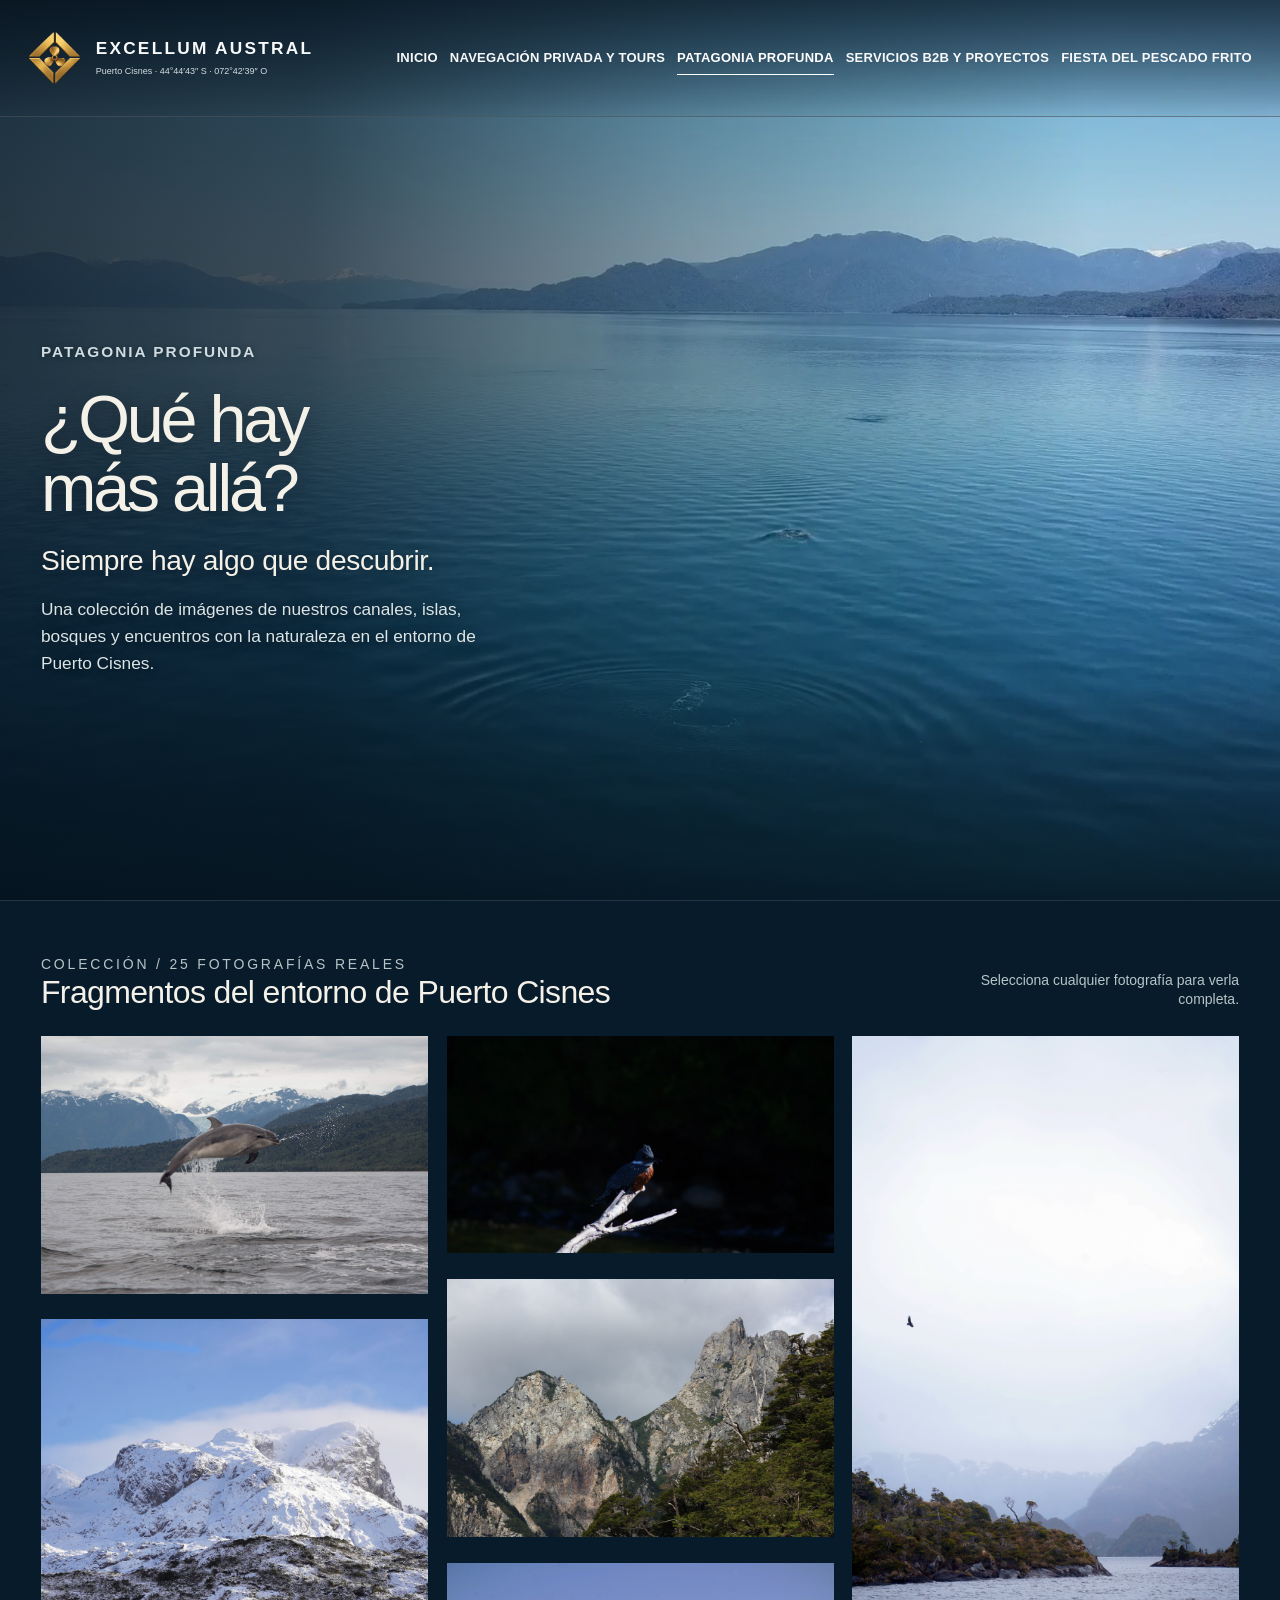
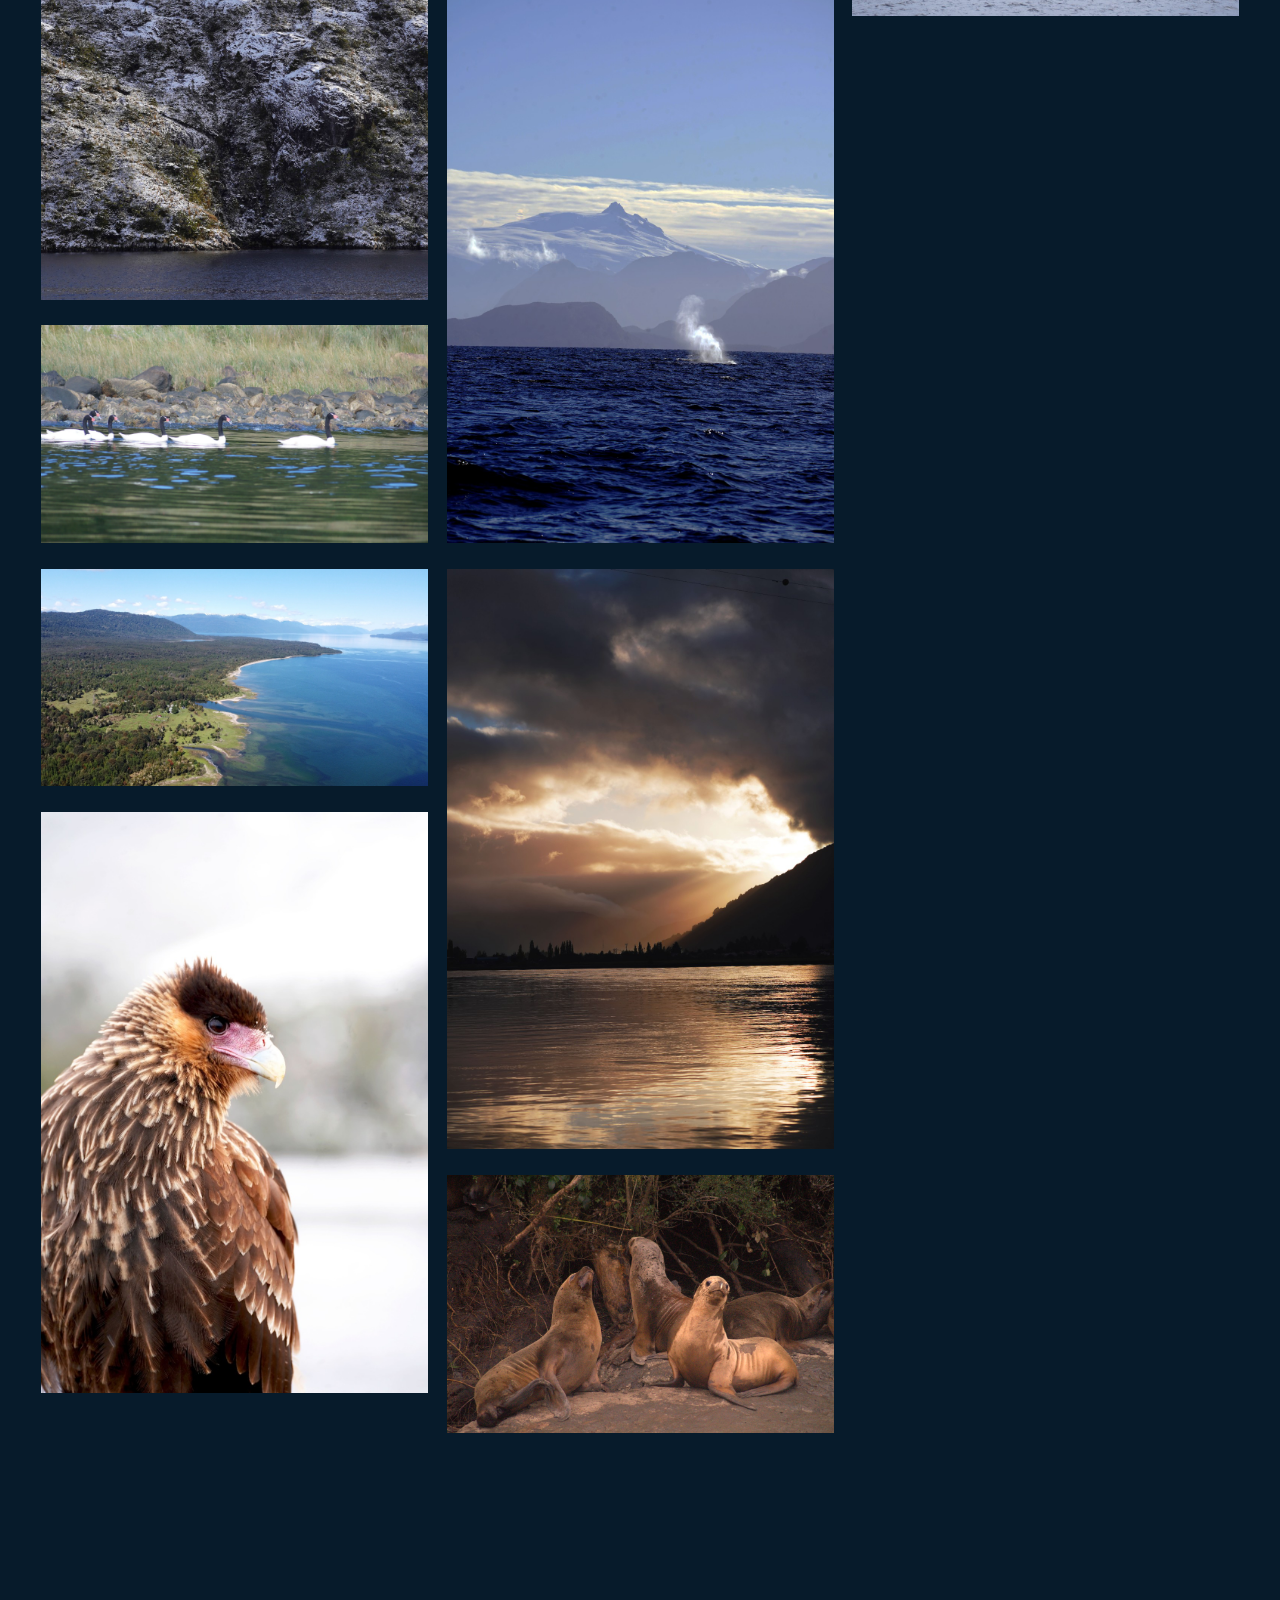
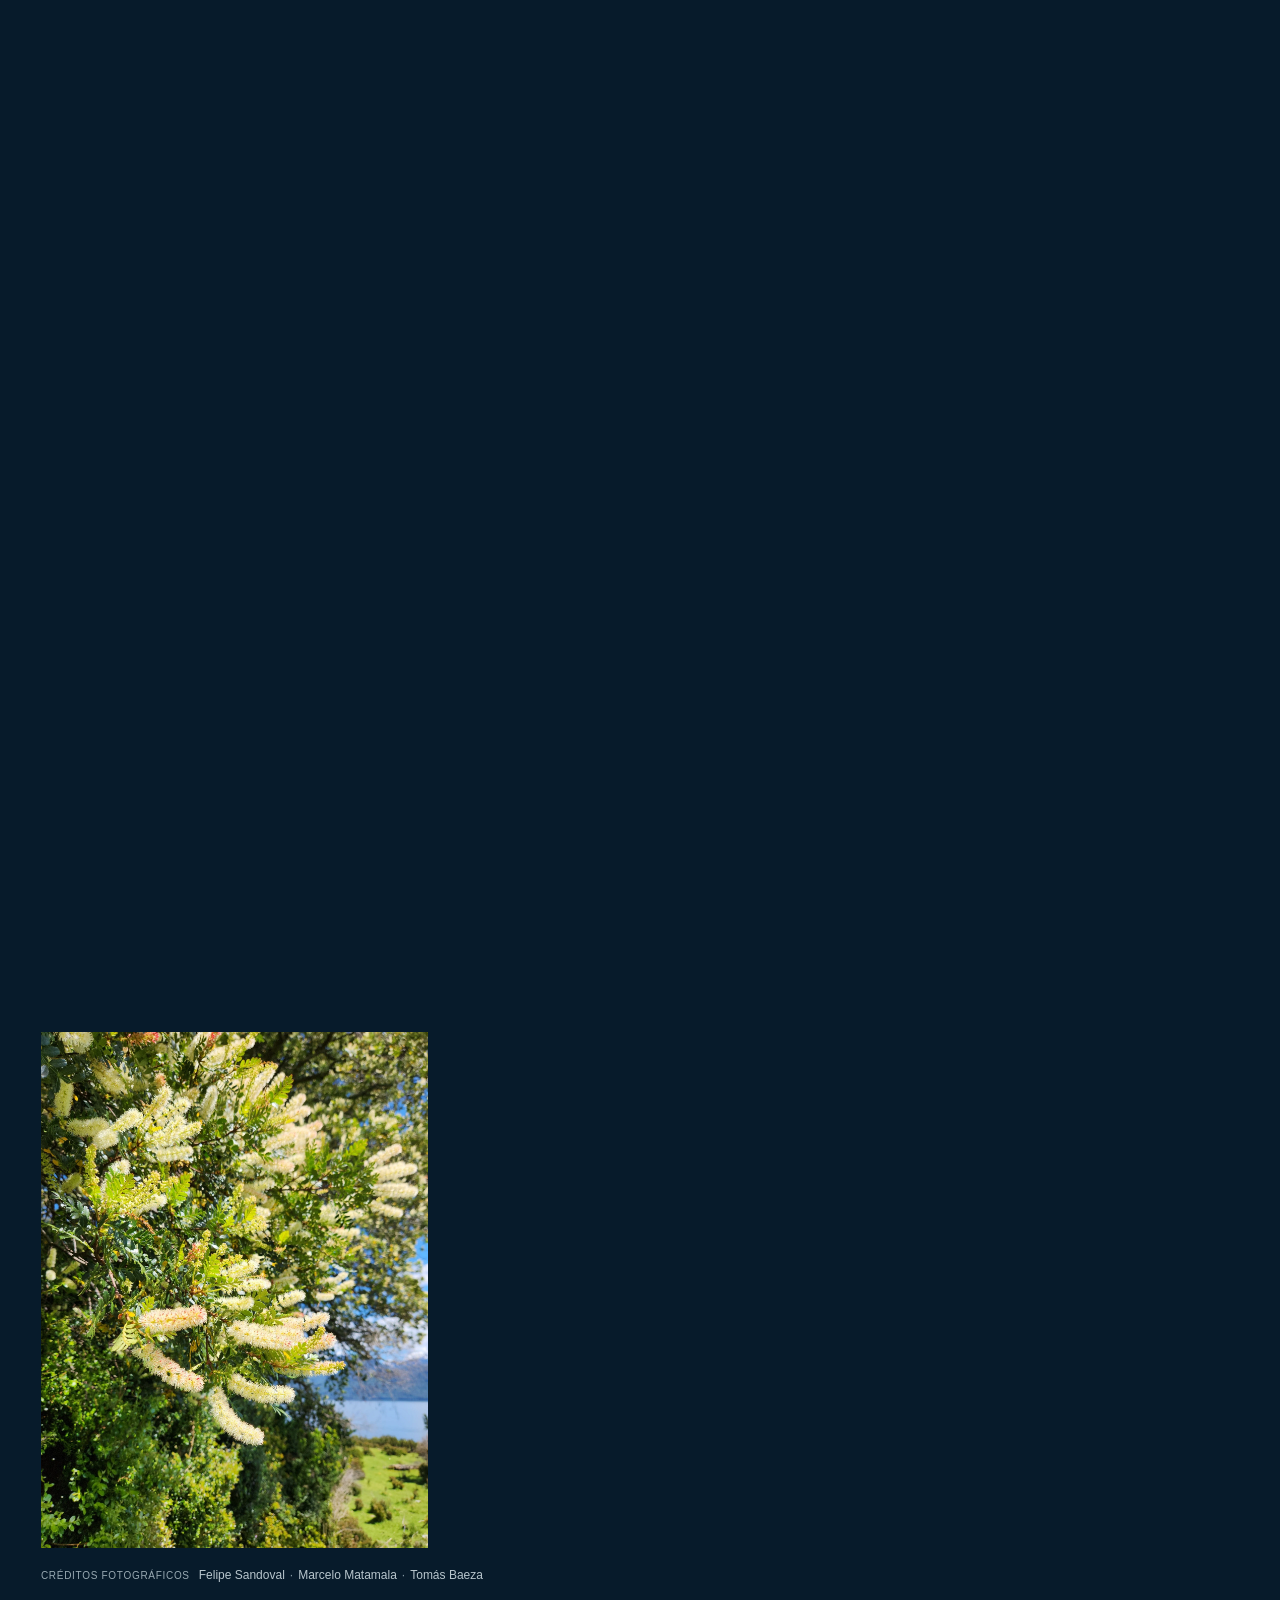
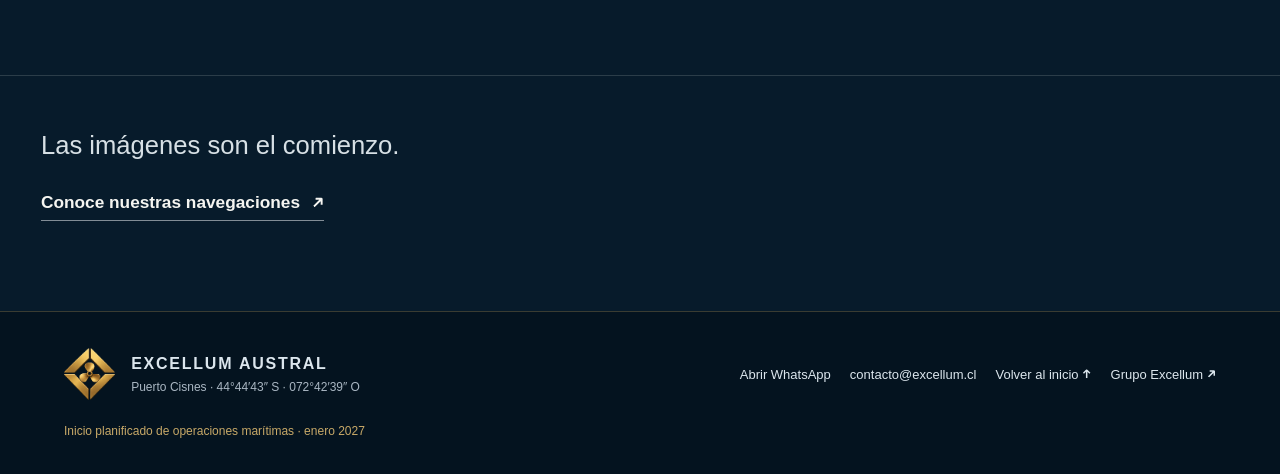
<file: patagonia-profunda.html>
<!DOCTYPE html>

<html lang="es-CL"><head><meta charset="utf-8"/><meta content="width=device-width, initial-scale=1, viewport-fit=cover" name="viewport"/><meta content="#071b2b" name="theme-color"/><title>Patagonia profunda | Excellum Austral</title>
<meta content="Galería de 25 fotografías originales de fiordos, islas, bosques y fauna del entorno de Puerto Cisnes. Patagonia Profunda, Excellum Austral." name="description"/>
<meta content="website" property="og:type"/>
<meta content="es_CL" property="og:locale"/>
<meta content="Excellum Austral" property="og:site_name"/>
<meta content="Patagonia profunda | Excellum Austral" property="og:title"/>
<meta content="Galería de 25 fotografías originales de fiordos, islas, bosques y fauna del entorno de Puerto Cisnes. Patagonia Profunda, Excellum Austral." property="og:description"/>
<meta content="assets/2443767e7895f67805be.webp" property="og:image"/>
<link href="assets/e722697f6bed37d31fbe.png" rel="icon"/>
<script src="contacto.js?v=48"></script>
<style>
.contact-channels { display:flex; flex-wrap:wrap; gap:.45rem 1.15rem; line-height:1.5; }
.contact-channels[hidden] { display:none; }
.contact-channels a { color:inherit; text-decoration:underline; text-underline-offset:.25em; padding:.45rem 0; }
</style><style>
:root{color-scheme:dark;--navy:#071b2b;--navy2:#0b273a;--paper:#f4f1e9;--gold:#c9b084;--gutter:clamp(22px,6.8vw,112px)}
*{box-sizing:border-box}html,body{margin:0;min-height:100%;background:var(--navy);color:var(--paper)}body{font-family:'Calibri Light',Calibri,'Segoe UI',Arial,sans-serif;-webkit-font-smoothing:antialiased}button,a{font:inherit;-webkit-tap-highlight-color:transparent}button{cursor:pointer}a{color:inherit;text-decoration:none}a:focus-visible,button:focus-visible{outline:2px solid var(--gold);outline-offset:4px}
.skip{position:absolute;left:-9999px;z-index:1000;background:#fff;color:var(--navy);padding:12px}.skip:focus{top:10px;left:10px}
.hero{position:relative;isolation:isolate;overflow:hidden;min-height:690px;min-height:100svh;display:flex;flex-direction:column;background:var(--navy)}
.media{position:absolute;z-index:-3;inset:0;background:var(--navy);overflow:hidden}
.media img,.media video{position:absolute;inset:0;width:100%;height:100%;object-fit:cover;object-position:center center;display:block}
.media img{filter:saturate(.98)}.media video{opacity:0;transition:opacity .55s ease}.media video.ready{opacity:1}
.shadow{position:absolute;z-index:-2;inset:0;pointer-events:none;background:linear-gradient(90deg,rgba(3,19,30,.83) 0%,rgba(3,19,30,.50) 40%,rgba(3,19,30,.06) 83%),linear-gradient(0deg,rgba(3,19,30,.69) 0%,transparent 38%,rgba(3,19,30,.30) 100%)}
.header{position:relative;z-index:10;width:100%;display:flex;justify-content:space-between;align-items:center;gap:20px;padding:clamp(20px,2.6vw,36px) var(--gutter);border-bottom:1px solid rgba(228,233,231,.16)}
.brand{display:flex;align-items:center;gap:17px;flex:0 0 auto;min-width:0}.mark{width:clamp(42px,4.3vw,59px);height:clamp(42px,4.3vw,59px);object-fit:contain;flex:none;filter:drop-shadow(0 0 1px #0006)}.wordmark{display:block;min-width:0}
.brandname{display:block;font:500 clamp(16px,1.45vw,22px)/1.15 Bahnschrift,'Arial Narrow','Segoe UI',sans-serif;letter-spacing:.20em;white-space:nowrap}
.location{display:block;font:400 clamp(9px,.78vw,11px)/1.45 'Calibri Light',Calibri,'Segoe UI',sans-serif;letter-spacing:.035em;color:#e8ddc9;margin-top:7px;white-space:nowrap}
.nav{display:flex;align-items:center;gap:clamp(16px,1.65vw,26px)}.nav a{font:500 10px/1.4 Bahnschrift,'Segoe UI',Arial,sans-serif;text-transform:uppercase;letter-spacing:.11em;white-space:nowrap;color:#f3f4f0}.nav a:hover{color:#e1c996}.nav .nav-b2b{border:1px solid rgba(209,185,141,.8);padding:13px 16px}
.toggle-menu{display:none;align-items:center;justify-content:center;width:42px;height:42px;border:1px solid rgba(244,241,233,.5);color:white;background:transparent;font-size:21px}
.content{width:100%;max-width:1700px;margin:auto;position:relative;z-index:2;display:flex;flex-direction:column;align-items:flex-start;padding:clamp(100px,10svh,180px) var(--gutter) clamp(85px,10svh,125px)}
h1{font:400 clamp(55px,7.15vw,116px)/.99 Bahnschrift,'Arial Narrow','Segoe UI',Arial,sans-serif;letter-spacing:-.049em;max-width:1030px;margin:0 0 26px;text-wrap:balance;text-shadow:0 2px 19px rgba(0,0,0,.12)}h1 em{font-style:normal;color:var(--paper)}
.subtitle{font:400 clamp(16px,1.45vw,20px)/1.62 'Calibri Light',Calibri,'Segoe UI',sans-serif;max-width:630px;color:#f1f1e9;margin:0 0 24px;text-shadow:0 1px 11px #071b2b50}
.actions{display:flex;gap:19px;align-items:center;flex-wrap:wrap}
.btn{display:inline-flex;align-items:center;justify-content:space-between;gap:24px;min-height:47px;padding:13px 20px;background:#ede9de;color:#0a2433;border:1px solid #ede9de;font:600 11px Bahnschrift,'Segoe UI',Arial,sans-serif;letter-spacing:.05em;white-space:nowrap}
.btn:hover{background:#fff;border-color:#fff}.btn.secondary{background:transparent;color:#fff;border:0;border-bottom:1px solid #e2e2de8a;padding-left:0;padding-right:0;min-height:44px}.btn.secondary:hover{color:#f0d6a3}
.bottomline{position:absolute;z-index:2;bottom:clamp(21px,3vw,45px);left:var(--gutter);right:var(--gutter);display:flex;justify-content:space-between;align-items:center;pointer-events:none}.bottomline .subtle{font:500 10px Bahnschrift,'Segoe UI',sans-serif;letter-spacing:.14em;color:#e9ece7b8}
.pause{pointer-events:auto;border:1px solid #f3f1ec8b;background:#071b2b6e;color:white;width:43px;height:43px;display:grid;place-items:center;border-radius:50%;font-size:14px;line-height:1;backdrop-filter:blur(5px)}.pause:hover{border-color:var(--gold)}
.toast{position:fixed;z-index:40;bottom:16px;left:50%;transform:translateX(-50%);max-width:min(500px,90vw);background:#081d2be8;border:1px solid var(--gold);padding:13px 17px;font:13px/1.45 'Segoe UI',sans-serif;box-shadow:0 7px 32px #0008}.toast[hidden]{display:none}
@media(max-width:1100px){.nav{gap:13px}.nav a{font-size:9px}.brandname{letter-spacing:.15em}}
@media(max-width:880px){:root{--gutter:clamp(23px,5.3vw,45px)}.toggle-menu{display:flex}.nav{display:none;position:absolute;top:100%;right:var(--gutter);left:var(--gutter);padding:18px 22px;background:#071b2bef;border:1px solid #c1b8a76b;flex-direction:column;align-items:stretch;gap:17px}.nav.open{display:flex}.nav a{font-size:11px}.nav .nav-b2b{display:block;text-align:center}.brandname{letter-spacing:.14em}.content{padding-top:12svh}h1{font-size:clamp(55px,7.8vw,84px)}}
@media(max-width:650px){:root{--gutter:22px}.hero{min-height:740px;min-height:100svh}.header{padding:15px var(--gutter);border-bottom:none;gap:8px}.brand{gap:10px}.mark{width:43px;height:43px}.brandname{font-size:clamp(12px,3.55vw,16px);letter-spacing:.12em}.location{font-size:clamp(8px,2.4vw,10px);letter-spacing:0;white-space:normal;max-width:245px;margin-top:5px}.media img{object-position:center 22%;filter:brightness(.65) saturate(.95)}.media video{inset:auto 0 auto 0;top:clamp(118px,14svh,150px);height:auto;aspect-ratio:16/9;object-fit:contain;object-position:center center;background:var(--navy)}.shadow{background:linear-gradient(0deg,rgba(3,19,30,1) 0%,rgba(3,19,30,.96) 23%,rgba(3,19,30,.55) 53%,rgba(3,19,30,.04) 76%,rgba(3,19,30,.45) 100%)}.content{margin-top:clamp(240px,33svh,292px);padding:0 var(--gutter) clamp(102px,11svh,140px);min-height:0}h1{font-size:clamp(38px,9.5vw,59px);line-height:1.04;letter-spacing:-.044em;max-width:530px;margin-bottom:18px}.subtitle{font-size:clamp(14px,3.65vw,17px);line-height:1.51;margin-bottom:18px;max-width:520px}.actions{gap:10px;align-items:flex-start}.btn{padding:12px 15px;min-height:45px}.btn.secondary{min-height:43px}.bottomline{bottom:18px}.bottomline .subtle{font-size:9px}}
@media(max-width:390px){.hero{min-height:850px}.mark{width:37px;height:37px}.brandname{font-size:12px}.location{font-size:8px}.content{padding-bottom:95px}h1{font-size:clamp(36px,9.2vw,45px)}}
@media(prefers-reduced-motion:reduce){*,*::before,*::after{scroll-behavior:auto!important;transition:none!important;animation:none!important}}

/* Ajuste óptico aprobado: isotipo centrado respecto al nombre EXCELLUM AUSTRAL */
.brand .mark{transform:translateY(-10px)}
@media(max-width:650px){.brand .mark{transform:translateY(-7px)}}

/* CAPÍTULO 02 — la identidad del Hero aprobado permanece intacta */
.hero.explore{min-height:780px;min-height:100svh}
.explore .content{justify-content:center;padding-bottom:clamp(185px,22svh,250px);padding-top:clamp(88px,12svh,175px)}
.explore .content h1{color:var(--paper);font-style:normal;max-width:940px}
.explore .content h1 em{color:var(--paper)}
.explore .shadow{background:linear-gradient(90deg,rgba(3,19,30,.86) 0%,rgba(3,19,30,.52) 38%,rgba(3,19,30,.05) 82%),linear-gradient(0deg,rgba(3,19,30,.79) 0%,rgba(3,19,30,.12) 30%,rgba(3,19,30,.27) 100%)}
.explore .interest-strip{position:absolute;z-index:3;left:var(--gutter);right:var(--gutter);bottom:84px;padding:16px 0 7px;border-top:1px solid rgba(242,242,238,.38)}
.explore .interest-row{display:flex;justify-content:space-between;align-items:center;gap:15px 30px;flex-wrap:wrap}
.explore .interest-label{font:500 10px/1.4 Bahnschrift,'Segoe UI',Arial,sans-serif;color:rgba(244,241,233,.88);letter-spacing:.13em}
.explore .interests{display:flex;align-items:center;gap:clamp(16px,2.25vw,36px);flex-wrap:wrap}
.explore .interest{border:0;border-bottom:1px solid transparent;padding:8px 0;background:transparent;color:#e8eae7d9;font:500 clamp(12px,1vw,15px)/1.2 Bahnschrift,'Segoe UI',Arial,sans-serif}
.explore .interest:hover,.explore .interest[aria-pressed=true]{color:#fff;border-color:#ede9de}
.explore .interest-info{margin:10px 0 0;color:#e7e8e4d9;font:400 clamp(12px,1.1vw,15px)/1.45 'Calibri Light',Calibri,'Segoe UI',sans-serif}
.explore .nav a[aria-current=page]{text-decoration:underline;text-underline-offset:7px;text-decoration-thickness:1px}
.explore .bottomline{bottom:18px}
@media(max-width:1100px){.explore .content{padding-top:9svh;padding-bottom:190px}.explore .interest-strip{bottom:71px}}
@media(max-width:650px){
 .hero.explore{min-height:0;display:flex;flex-direction:column;overflow:hidden}
 .explore .header{order:0;flex:0 0 auto;background:var(--navy);border-bottom:1px solid #f4f1e922}
 .explore .media{position:relative;z-index:0;inset:auto;order:1;flex:none;width:100%;height:auto;aspect-ratio:16/9;background:var(--navy)}
 .explore .media img,.explore .media video{position:absolute;inset:0!important;top:0!important;left:0;display:block;width:100%;height:100%;aspect-ratio:auto;object-fit:contain;object-position:center;background:var(--navy)}
 .explore .media img{filter:none}
 .explore .shadow{display:none}
 .explore .content{order:2;position:relative;margin:0;display:block;min-height:0;width:100%;padding:27px var(--gutter) 22px;background:var(--navy)}
 .explore .content h1{font-size:clamp(37px,9vw,52px);line-height:1.05;letter-spacing:-.044em;max-width:100%;margin-bottom:16px}
 .explore .subtitle{font-size:clamp(14px,3.65vw,17px);line-height:1.48;margin-bottom:18px}
 .explore .actions{gap:9px;flex-wrap:wrap}
 .explore .btn{padding:12px 15px;min-height:42px;font-size:10px;gap:11px}
 .explore .btn.secondary{padding-left:0;padding-right:0}
 .explore .interest-strip{position:relative;z-index:2;order:3;bottom:auto;left:auto;right:auto;padding:20px var(--gutter) 27px;border-top:1px solid #f4f1e933;background:var(--navy)}
 .explore .interest-row{align-items:flex-start;flex-direction:column;gap:13px}
 .explore .interests{display:grid;grid-template-columns:repeat(2,minmax(0,1fr));gap:6px 17px;width:100%}
 .explore .interest{min-height:38px;text-align:left;white-space:normal;font-size:13px}
 .explore .interest-info{margin:10px 0 0;font-size:13px}
 .explore .bottomline{position:absolute;bottom:auto;top:calc(clamp(118px,14svh,150px) + 90px);left:auto;right:var(--gutter);z-index:5}
 .explore .bottomline .subtle{display:none}
 .explore .pause{width:34px;height:34px}
}
@media(max-width:390px){.explore .content h1{font-size:clamp(35px,9vw,43px)}}

/* REV.04.1 — ajuste exclusivamente geométrico para tablet.
   Mantiene logos, colores, vídeos, fuentes y textos del diseño aprobado. */
@media (min-width:651px) and (max-width:1100px){
  .explore .content{transform:translateY(-24px)}
  .explore .interest-strip{bottom:85px}
}
@media (min-width:651px) and (max-width:1100px) and (max-height:740px){
  .explore .content{transform:translateY(-12px);padding-top:3svh;padding-bottom:140px}
  .explore .content h1{font-size:clamp(46px,6.3vw,62px);line-height:1.01;margin-bottom:18px}
  .explore .subtitle{margin-bottom:16px}
  .explore .interest-strip{bottom:55px;padding-top:12px}
  .explore .bottomline .subtle{display:none}
  .explore .bottomline{bottom:8px}
}
@media (max-width:650px){
  .explore .content{padding-top:20px;padding-bottom:19px}
  .explore .interest-strip{padding-top:16px}
}

:root{scroll-behavior:smooth}
body{overflow-x:hidden}
.patagonia-chapter > .header{background:#071b2b;z-index:90}

.intro{padding:clamp(68px,8vw,130px) var(--gutter) clamp(44px,5vw,84px)}
.index{font:500 10px/1.4 Bahnschrift,'Segoe UI',sans-serif;letter-spacing:.21em;text-transform:uppercase;color:#cbd6d8;margin:0 0 21px}
.intro-layout{display:grid;grid-template-columns:minmax(320px,.95fr) minmax(380px,1.1fr);align-items:center;gap:clamp(36px,6vw,112px)}
.intro h1{font:400 clamp(51px,6.5vw,103px)/.99 Bahnschrift,'Arial Narrow','Segoe UI',sans-serif;letter-spacing:-.049em;max-width:780px;margin:0 0 22px;text-wrap:balance}
.intro h2{font:400 clamp(21px,2.4vw,33px)/1.27 'Calibri Light',Calibri,'Segoe UI',sans-serif;letter-spacing:-.01em;margin:0 0 20px;color:#f0efe6;max-width:520px}
.intro .desc{font:400 clamp(15px,1.2vw,19px)/1.61 'Calibri Light',Calibri,'Segoe UI',sans-serif;color:#cbd3d3;max-width:550px;margin:0 0 20px}
.intro .guide{font:500 10px/1.5 Bahnschrift,'Segoe UI',sans-serif;letter-spacing:.12em;color:#e8e4db;text-transform:uppercase;display:inline-flex;align-items:center;gap:12px;padding:15px 0;border-bottom:1px solid #d1d7d255}
.intro .guide:hover{color:#fff;border-color:#eee}
.feature-frame{margin:0;width:100%;position:relative;align-self:center}
.feature-frame button{width:100%;padding:0;border:0;background:none;cursor:zoom-in;display:block}
.feature-frame img{width:100%;height:min(52vw,510px);object-fit:cover;object-position:50% 47%;display:block}
.feature-frame .lowercap{display:flex;justify-content:space-between;margin-top:11px;font:500 10px Bahnschrift,Arial,sans-serif;letter-spacing:.07em;color:#bdcbd0}
.feature-frame .number{font:500 11px Bahnschrift,Arial,sans-serif;position:absolute;top:18px;left:18px;background:#071b2bd6;color:#f4f1e9;padding:8px 10px}
.eyebrow{font:500 10px Bahnschrift,'Segoe UI',sans-serif;text-transform:uppercase;letter-spacing:.2em;color:#c6d2d4;margin:0 0 18px}
.photo-section{padding:20px var(--gutter) 90px;border-top:1px solid rgba(228,233,231,.12)}
.section-head{display:flex;justify-content:space-between;align-items:end;gap:20px;padding:34px 0 26px}
.section-head h2{font:400 clamp(23px,2.5vw,36px)/1.1 Bahnschrift,'Segoe UI',sans-serif;letter-spacing:-.02em;margin:0}
.section-head p{font:400 14px/1.4 'Calibri Light',Calibri,sans-serif;color:#b8c4c6;max-width:320px;margin:0;text-align:right}
.gallery{columns:3;column-gap:clamp(12px,1.45vw,22px)}
.tile{margin:0 0 clamp(18px,2vw,28px);break-inside:avoid;display:block}
.art{display:block;width:100%;border:0;padding:0;background:transparent;position:relative;cursor:zoom-in;overflow:hidden}
.art img{display:block;width:100%;height:auto;max-height:none;object-fit:contain;transition:filter .18s ease}
.art:hover img{filter:brightness(1.08)}
.enlarge{position:absolute;bottom:10px;right:10px;font-size:22px;color:#fff;background:#071b2bbc;width:36px;height:36px;display:grid;place-items:center;opacity:0;transition:opacity .2s}
.art:hover .enlarge,.art:focus-visible .enlarge{opacity:1}
.tile figcaption{display:flex;justify-content:space-between;gap:10px;align-items:baseline;padding:9px 1px 0;color:#e8ebe8;font:400 12px/1.3 'Calibri Light',Calibri,'Segoe UI',sans-serif}
.tile .meta{font:500 9px Bahnschrift,Arial,sans-serif;text-transform:uppercase;letter-spacing:.12em;color:#98abb1}
.end{background:#0a2333;border-top:1px solid #273a45;padding:clamp(40px,6vw,82px) var(--gutter)}
.end p{font:400 clamp(21px,2.4vw,33px)/1.3 'Calibri Light',Calibri,sans-serif;color:#e7eae7;margin:0 0 12px;max-width:800px}
.end small{font:400 13px/1.5 'Calibri Light',Calibri,sans-serif;color:#bcc8c8}
.footer{display:flex;justify-content:space-between;flex-wrap:wrap;gap:12px;padding:23px var(--gutter);font:500 10px/1.5 Bahnschrift,'Segoe UI',sans-serif;letter-spacing:.08em;color:#acbfc5}
.footer a{text-decoration:underline;text-underline-offset:3px}
.notice{position:fixed;z-index:1100;left:50%;bottom:20px;transform:translateX(-50%);width:max-content;max-width:calc(100vw - 35px);padding:14px 18px;background:#102d3e;color:#f4f1e9;border:1px solid #c9b084;font:400 13px/1.45 'Calibri Light',Calibri,Arial,sans-serif;box-shadow:0 8px 25px #0008}.notice[hidden]{display:none}
/* Las miniaturas mantienen su proporción; el visor debe mostrar SIEMPRE el encuadre completo. */
.lightbox{position:fixed;inset:0;height:100vh;height:100dvh;max-height:100dvh;z-index:1000;background:rgba(4,14,23,.98);color:#f4f1e9;display:none;flex-direction:column;overflow:hidden}
.lightbox.open{display:flex}
.light-top{flex:0 0 auto;display:flex;align-items:center;justify-content:space-between;gap:12px;min-height:65px;padding:12px clamp(16px,3vw,45px);border-bottom:1px solid #ffffff2c}
.light-top .brand-small{font:500 11px/1.3 Bahnschrift,Arial,sans-serif;letter-spacing:.17em}
.light-top button,.light-controls button{border:1px solid #ffffff45;background:transparent;color:#fff;font-size:21px;padding:6px 12px;cursor:pointer}
.light-stage{position:relative;flex:1 1 0;min-height:0;min-width:0;box-sizing:border-box;display:flex;align-items:center;justify-content:center;padding:12px clamp(8px,2vw,28px);overflow:hidden}
.light-stage img{display:block;flex:0 0 auto;width:100%;height:100%;max-width:100%;max-height:100%;object-fit:contain;object-position:center center;box-shadow:none}
.light-bottom{flex:0 0 auto;display:flex;align-items:center;justify-content:space-between;gap:20px;padding:13px clamp(16px,3vw,45px) max(13px,env(safe-area-inset-bottom));border-top:1px solid #ffffff2c}
.light-name{font:400 14px/1.4 'Calibri Light',Calibri,sans-serif}
.light-name small{display:block;color:#a9bec3;font:400 11px/1.5 'Calibri Light',Calibri,sans-serif}
.light-controls{display:flex;gap:8px}
.light-controls button:hover,.light-top button:hover{border-color:#eee}
@media(max-width:1050px){.intro-layout{grid-template-columns:1fr 1fr;gap:28px}.gallery{columns:2}.intro h1{font-size:clamp(47px,6.5vw,75px)}}
@media(max-width:750px){.intro{padding-top:46px}.intro-layout{grid-template-columns:1fr;gap:31px}.feature-frame img{height:clamp(280px,58vw,500px)}.intro h1{max-width:650px}.gallery{columns:2}.section-head{align-items:start;flex-direction:column}.section-head p{text-align:left}}
@media(max-width:550px){.intro{padding-top:42px;padding-bottom:38px}.intro h1{font-size:clamp(45px,11vw,58px)}.intro h2{font-size:23px}.feature-frame img{height:310px}.gallery{columns:1}.photo-section{padding-bottom:45px}.light-stage{padding:6px}.light-bottom{gap:10px}.light-name{font-size:12px}.footer{font-size:9px}}

/* Rev.03 — continuidad de identidad: imagen fotográfica difuminada a ancho completo,
   sin recuadro independiente ni alteración de la galería. */
.intro{
 position:relative;isolation:isolate;overflow:hidden;
 width:100vw;max-width:none;margin-left:calc(50% - 50vw);
 min-height:clamp(570px,calc(100svh - 110px),860px);
 padding:clamp(64px,8vh,118px) var(--gutter);
 display:flex;align-items:center;justify-content:flex-start;
 background:var(--navy);
}
.intro-backdrop{position:absolute;inset:-16px;z-index:0;pointer-events:none;overflow:hidden;background:var(--navy)}
.intro-backdrop img{display:block;width:100%;height:100%;object-fit:cover;object-position:50% 44%;filter:blur(10px) brightness(.94) saturate(.9);transform:scale(1.035)}
.intro::after{content:"";position:absolute;z-index:1;inset:0;pointer-events:none;
 background:linear-gradient(90deg,rgba(4,18,29,.68) 0%,rgba(4,18,29,.49) 43%,rgba(4,18,29,.11) 100%),
 linear-gradient(0deg,rgba(4,18,29,.27) 0%,transparent 40%,rgba(4,18,29,.13) 100%)}
.intro-copy{position:relative;z-index:2;width:min(790px,100%);max-width:790px}
.intro .index{color:#e1e8e7;text-shadow:0 1px 5px #071b2b8e}
.intro h1{max-width:740px;color:var(--paper);text-shadow:0 2px 20px #0005}
.intro h2{max-width:720px;color:#f0f0ec;text-shadow:0 2px 14px #0005}
.intro .desc{max-width:630px;color:#e1e7e5;text-shadow:0 2px 12px #0007}
.intro .guide{color:#fff;border-bottom-color:#ffffff77}
@media(max-width:1050px){.intro{min-height:clamp(540px,calc(100svh - 105px),760px)}.intro::after{background:linear-gradient(90deg,rgba(4,18,29,.66),rgba(4,18,29,.20)),linear-gradient(0deg,rgba(4,18,29,.23),transparent 50%);}}
@media(max-width:750px){.intro{padding:clamp(45px,6vh,80px) var(--gutter);min-height:clamp(540px,calc(100svh - 80px),800px)}.intro-backdrop img{object-position:50% 35%;filter:blur(9px) brightness(.88)}.intro::after{background:linear-gradient(90deg,rgba(4,18,29,.72),rgba(4,18,29,.31)),linear-gradient(0deg,rgba(4,18,29,.38),transparent 67%)}}
@media(max-width:550px){.intro{padding:52px var(--gutter);min-height:clamp(520px,calc(100svh - 80px),780px)}.intro h1{font-size:clamp(43px,10vw,58px)}.intro h2{font-size:clamp(20px,5vw,25px)}}

/* Composición final: un único velo gradual conserva el paisaje y la legibilidad. */
.intro::after{background:linear-gradient(90deg,rgba(4,18,29,.75) 0%,rgba(4,18,29,.49) 50%,rgba(4,18,29,.13) 100%)}
@media(max-width:1050px){.intro::after{background:linear-gradient(90deg,rgba(4,18,29,.73),rgba(4,18,29,.15))}}
@media(max-width:750px){.intro::after{background:linear-gradient(90deg,rgba(4,18,29,.75),rgba(4,18,29,.37))}}


/* F00 / F03: integración de capítulos aprobados en un único INDEX */
html{scroll-behavior:smooth}body{overflow-x:hidden}
main#principal{display:block;width:100%;max-width:none;margin:0}
.hero,.patagonia-chapter{scroll-margin-top:0}
.chapter-seam{height:3px;background:linear-gradient(90deg,#071b2b,#18384d,#071b2b)}
.patagonia-chapter > .header{position:relative;z-index:90}
.patagonia-chapter .intro{width:100%;margin-left:0;min-height:calc(100svh - 104px)}
.patagonia-chapter .intro-backdrop video{position:absolute;inset:0;width:100%;height:100%;object-fit:cover;object-position:center center;opacity:0;transition:opacity .7s ease;filter:brightness(.82) saturate(.92)}
.patagonia-chapter .intro-backdrop video.ready{opacity:1}
.patagonia-chapter .intro .guide{font-size:11px}
/* The gallery lightbox retains object-fit:contain so the whole image is visible */
.next-block{padding:clamp(45px,7vw,90px) var(--gutter);border-top:1px solid #ffffff2a;background:#061723}
.next-eyebrow{font:500 10px Bahnschrift,Arial,sans-serif;letter-spacing:.17em;color:#bbc6c8}
.next-title{font:400 clamp(27px,3vw,47px)/1.3 Bahnschrift,'Segoe UI',Arial,sans-serif;color:#f4f1e9;margin:20px 0}
.next-title span{color:#9dabb2;margin:0 10px}.next-sub{max-width:570px;font:400 15px/1.55 'Calibri Light',Calibri,sans-serif;color:#c1c9c9}
.next-link{display:inline-block;margin-top:18px;border-bottom:1px solid #d9d8d6;padding:8px 0;font:500 11px Bahnschrift,Arial,sans-serif}
.integration-toast{position:fixed;bottom:20px;left:50%;transform:translateX(-50%);z-index:1300;border:1px solid #c9b084;background:#071b2bf0;color:#fff;padding:12px 20px;font:14px 'Calibri Light',Arial,sans-serif;max-width:min(430px,90vw)}
.integration-toast[hidden]{display:none}
@media(max-width:650px){.hero#inicio{min-height:100svh}.patagonia-chapter .intro{min-height:520px}.patagonia-chapter .header{border-bottom:1px solid #f4f1e91f}.patagonia-chapter .intro-backdrop video{filter:brightness(.76)}.next-title{font-size:24px}}
</style><style>
/* Capítulos 04 y 05: estilos aislados para preservar las versiones aprobadas */
#empresas {color-scheme:dark;--navy:#071b2b;--navy2:#0b273a;--paper:#f4f1e9;--muted:#c0cdd0;--gold:#c9b084;--gutter:clamp(23px,6.7vw,106px)}
#empresas * {box-sizing:border-box}
#empresas {scroll-behavior:smooth}
#empresas, #empresas {margin:0;min-height:100%;background:var(--navy);color:var(--paper)}
#empresas {font-family:"Calibri Light",Calibri,"Segoe UI",Arial,sans-serif;-webkit-font-smoothing:antialiased}
#empresas a, #empresas button, #empresas input, #empresas select, #empresas textarea {font:inherit}
#empresas a {color:inherit;text-decoration:none}
#empresas button {cursor:pointer}
#empresas a:focus-visible, #empresas button:focus-visible, #empresas input:focus-visible, #empresas textarea:focus-visible, #empresas select:focus-visible {outline:2px solid var(--gold);outline-offset:4px}
#empresas .skip {position:absolute;top:-120px;left:20px;padding:12px;background:white;color:#071b2b;z-index:80}
#empresas .skip:focus {top:10px}
#empresas .hero {position:relative;isolation:isolate;min-height:710px;min-height:100svh;overflow:hidden;display:flex;flex-direction:column;background:var(--navy)}
#empresas .media {position:absolute;inset:0;z-index:-4;overflow:hidden}
#empresas .media img, #empresas .media video {position:absolute;inset:0;width:100%;height:100%;object-fit:cover;object-position:center center;display:block}
#empresas .media video {opacity:0;transition:opacity .5s ease}
#empresas .media video.ready {opacity:1}
#empresas .hero::before {content:"";position:absolute;inset:0;z-index:-3;pointer-events:none;background:linear-gradient(90deg,rgba(4,20,33,.94) 0%,rgba(4,20,33,.78) 27%,rgba(4,20,33,.36) 62%,rgba(4,20,33,.12) 100%)}
#empresas .hero::after {content:"";position:absolute;inset:0;z-index:-2;pointer-events:none;background:linear-gradient(0deg,rgba(5,21,32,.72) 0%,transparent 25%,rgba(5,21,32,.32) 88%,rgba(5,21,32,.47) 100%)}
#empresas .header {position:relative;z-index:20;display:flex;justify-content:space-between;align-items:center;gap:20px;padding:clamp(20px,2.6vw,36px) var(--gutter);border-bottom:1px solid rgba(228,233,231,.16)}
#empresas .brand {display:flex;align-items:center;gap:17px;flex:0 0 auto;min-width:0}
#empresas .mark {width:clamp(42px,4.3vw,59px);height:clamp(42px,4.3vw,59px);object-fit:contain;flex:none;filter:drop-shadow(0 0 1px #0006)}
#empresas .brand-copy {min-width:0}
#empresas .brandname {display:block;font:500 clamp(16px,1.45vw,22px)/1.15 Bahnschrift,"Arial Narrow","Segoe UI",sans-serif;letter-spacing:.20em;white-space:nowrap}
#empresas .location {display:block;font:400 clamp(9px,.78vw,11px)/1.45 "Calibri Light",Calibri,"Segoe UI",sans-serif;letter-spacing:.035em;color:#e8ddc9;margin-top:7px;white-space:nowrap}
#empresas .nav {display:flex;align-items:center;gap:clamp(15px,1.65vw,25px)}
#empresas .nav a {border:0;background:transparent;padding:0;font:500 10px/1.4 Bahnschrift,"Segoe UI",Arial,sans-serif;letter-spacing:.10em;text-transform:uppercase;white-space:nowrap;color:#f3f4f0}
#empresas .nav a:hover {color:#e1c996}
#empresas .nav .current {color:#eee4d1;border-bottom:1px solid var(--gold);padding-bottom:4px}
#empresas .nav .nav-b2b {border:1px solid rgba(209,185,141,.5);padding:13px 15px}
#empresas .toggle-menu {display:none;width:44px;height:44px;border:1px solid #f4f1ec66;background:#071b2bbb;align-items:center;justify-content:center;color:white;font-size:22px}
#empresas .hero-content {position:relative;z-index:2;flex:1;display:flex;align-items:center;max-width:1700px;width:100%;margin:auto;padding:clamp(75px,9svh,120px) var(--gutter) clamp(90px,12svh,125px)}
#empresas .hero-copy {max-width:850px;width:70%}
#empresas .kicker {display:flex;align-items:center;gap:15px;text-transform:uppercase;letter-spacing:.22em;font:500 clamp(10px,.85vw,12px)/1.4 Bahnschrift,"Segoe UI",Arial,sans-serif;color:#e6d8c2;margin:0 0 30px}
#empresas .kicker::before {content:"";width:36px;height:1px;background:var(--gold)}
#empresas h1 {font:400 clamp(54px,6.2vw,104px)/1.03 Bahnschrift,"Arial Narrow","Segoe UI",sans-serif;letter-spacing:-.052em;margin:0 0 26px;text-wrap:balance;max-width:880px}
#empresas .lead {font-size:clamp(17px,1.45vw,21px);line-height:1.56;max-width:570px;margin:0 0 34px;color:#f1f3ef;text-shadow:0 2px 12px rgba(0,0,0,.5)}
#empresas .actions {display:flex;gap:24px;align-items:center;flex-wrap:wrap}
#empresas .primary-cta {display:inline-flex;align-items:center;justify-content:space-between;gap:38px;background:#f4f0e6;color:#0a2535;border:1px solid #f4f0e6;padding:16px 21px;min-height:53px;font:600 11px/1.3 Bahnschrift,"Segoe UI",Arial,sans-serif;text-transform:uppercase;letter-spacing:.13em;transition:background .2s,transform .2s}
#empresas .primary-cta:hover {background:#fff;transform:translateY(-2px)}
#empresas .primary-cta span {font-size:20px;font-weight:300}
#empresas .secondary-cta {font:500 11px Bahnschrift,"Segoe UI",sans-serif;letter-spacing:.14em;text-transform:uppercase;color:#e9efed;border-bottom:1px solid #e9efed88;padding-bottom:9px}
#empresas .secondary-cta:hover {color:#f2d8ac}
#empresas .hero-bottom {position:absolute;bottom:clamp(22px,3vw,43px);left:var(--gutter);right:var(--gutter);z-index:4;display:flex;align-items:end;justify-content:space-between;gap:20px}
#empresas .hero-note {margin:0;max-width:420px;color:#e6eeefc9;font:500 10px/1.5 Bahnschrift,"Segoe UI",sans-serif;letter-spacing:.14em;text-transform:uppercase}
#empresas .video-control {background:#071b2b88;color:var(--paper);border:1px solid #f4f1e966;width:44px;height:44px;border-radius:50%;display:grid;place-items:center;font-size:14px;backdrop-filter:blur(8px)}
#empresas .video-control:hover {border-color:#fff}
#empresas main {background:var(--navy)}
#empresas .band {max-width:1510px;margin:auto;padding:clamp(84px,11vw,160px) var(--gutter)}
#empresas .section-label {font:500 11px/1.4 Bahnschrift,"Segoe UI",Arial,sans-serif;text-transform:uppercase;letter-spacing:.20em;color:#c9bda8;margin:0 0 21px}
#empresas .intro-grid {display:grid;grid-template-columns:1.15fr 1fr;gap:clamp(38px,7vw,110px);align-items:start;margin-bottom:68px}
#empresas .intro-grid h2, #empresas .approach h2, #empresas .contact h2 {font:400 clamp(38px,4.65vw,70px)/1.1 Bahnschrift,"Arial Narrow","Segoe UI",sans-serif;letter-spacing:-.035em;margin:0;text-wrap:balance}
#empresas .intro-grid p {max-width:560px;margin:5px 0 0;color:#d5dddc;font-size:clamp(17px,1.5vw,21px);line-height:1.65}
#empresas .services {border-top:1px solid rgba(226,235,235,.21)}
#empresas .service {display:grid;grid-template-columns:80px minmax(0,1.15fr) minmax(0,1fr) 26px;gap:18px;padding:clamp(27px,4vw,47px) 0;align-items:start;border-bottom:1px solid rgba(226,235,235,.21)}
#empresas .service-index {font:500 12px Bahnschrift,"Segoe UI",Arial,sans-serif;color:#c7b395;letter-spacing:.1em;padding-top:7px}
#empresas .service h3 {margin:0;font:400 clamp(24px,2.8vw,41px)/1.18 Bahnschrift,"Segoe UI",Arial,sans-serif;letter-spacing:-.025em}
#empresas .service p {margin:0;color:#bfcdd0;font-size:clamp(15px,1.22vw,18px);line-height:1.62}
#empresas .service-arrow {font-size:23px;color:#b9ada0}
#empresas .approach {background:#0b273a;border-top:1px solid rgba(235,239,238,.08);border-bottom:1px solid rgba(235,239,238,.08)}
#empresas .approach .inside {max-width:1510px;margin:auto;padding:clamp(70px,10vw,136px) var(--gutter);display:grid;grid-template-columns:1.1fr 1fr;align-items:start;gap:60px}
#empresas .approach .quote {font:400 clamp(26px,3.5vw,50px)/1.21 Bahnschrift,"Arial Narrow","Segoe UI",sans-serif;letter-spacing:-.02em;margin:0}
#empresas .approach p.detail {margin:10px 0 0;color:#cad6d8;line-height:1.68;font-size:clamp(16px,1.35vw,19px)}
#empresas .contact {max-width:1510px;margin:auto;padding:clamp(80px,10vw,130px) var(--gutter) 80px;display:grid;grid-template-columns:1.08fr 1fr;gap:clamp(35px,6vw,90px);align-items:start}
#empresas .contact p {line-height:1.65;color:#ced8d9;font-size:17px}
#empresas .form {border-top:1px solid #a9b4b566;padding-top:22px}
#empresas .field {display:block;margin-bottom:18px}
#empresas .field span {display:block;color:#c8d2d4;letter-spacing:.11em;text-transform:uppercase;font:500 10px Bahnschrift,"Segoe UI",sans-serif;margin-bottom:9px}
#empresas .field input, #empresas .field select, #empresas .field textarea {display:block;width:100%;background:#0c2839;border:1px solid #78909a70;color:#f6f8f5;padding:14px 14px;border-radius:0;line-height:1.4}
#empresas .field textarea {resize:vertical;min-height:100px}
#empresas .form-submit {display:block;width:100%;border:1px solid #eee8da;background:#eee8da;color:#071b2b;padding:15px 18px;font:600 11px Bahnschrift,"Segoe UI",Arial,sans-serif;letter-spacing:.1em;text-transform:uppercase}
#empresas .form-submit:hover {background:white}
#empresas .form-note {font-size:12px!important;line-height:1.55!important;color:#b1c1c6!important}
#empresas .feedback {min-height:24px;font-size:14px!important;color:#f2e4c5!important}
#empresas footer {border-top:1px solid #dce7e322;padding:28px var(--gutter);display:flex;justify-content:space-between;align-items:center;gap:18px;flex-wrap:wrap;color:#b3c4c9;font:500 11px Bahnschrift,"Segoe UI",sans-serif;letter-spacing:.07em}
#empresas footer a {text-decoration:underline;text-underline-offset:4px}
@media (max-width:1160px) {#empresas .nav {gap:12px}
#empresas .nav a {font-size:9px;letter-spacing:.05em}
#empresas .brand {gap:11px}
#empresas .brandname {letter-spacing:.12em}}
@media (max-width:1000px) {#empresas .toggle-menu {display:flex}
#empresas .nav {display:none;position:absolute;top:calc(100% - 1px);left:var(--gutter);right:var(--gutter);background:#061a2aef;border:1px solid rgba(244,241,233,.28);padding:21px;box-shadow:0 16px 45px #030c16bd;flex-direction:column;align-items:stretch;gap:0}
#empresas .nav.open {display:flex}
#empresas .nav a {padding:15px 12px;border-bottom:1px solid rgba(244,241,233,.13);font-size:12px;letter-spacing:.13em}
#empresas .nav .nav-b2b {margin-top:10px}
#empresas .nav .current {border-bottom:1px solid var(--gold)}
#empresas .hero-copy {width:80%}}
@media (max-width:760px) {#empresas {--gutter:clamp(22px,5.4vw,38px)}
#empresas .header {padding-top:19px;padding-bottom:19px}
#empresas .mark {width:43px;height:43px}
#empresas .brandname {font-size:15px;letter-spacing:.13em}
#empresas .location {font-size:9px;letter-spacing:0}
#empresas .hero {min-height:700px;min-height:100svh}
#empresas .media img, #empresas .media video {object-position:54% center}
#empresas .hero::before {background:linear-gradient(90deg,rgba(4,20,33,.81),rgba(4,20,33,.39)),linear-gradient(0deg,rgba(4,20,33,.71),transparent 62%)}
#empresas .hero-content {padding-top:80px;padding-bottom:105px;align-items:center}
#empresas .hero-copy {width:100%;max-width:540px}
#empresas .kicker {margin-bottom:20px}
#empresas .lead {font-size:16px;line-height:1.55}
#empresas .hero h1 {font-size:clamp(48px,9.7vw,75px)}
#empresas .actions {gap:17px}
#empresas .primary-cta {gap:24px}
#empresas .intro-grid, #empresas .approach .inside, #empresas .contact {grid-template-columns:1fr;gap:23px}
#empresas .intro-grid {margin-bottom:42px}
#empresas .service {grid-template-columns:32px minmax(0,1fr) 23px;gap:10px}
#empresas .service p {grid-column:2;grid-row:2}
#empresas .service-arrow {grid-column:3;grid-row:1}
#empresas .service h3 {font-size:clamp(25px,5vw,33px)}}
@media (max-width:420px) {#empresas .brand {gap:9px}
#empresas .brandname {font-size:13px;letter-spacing:.105em}
#empresas .location {font-size:8px}
#empresas .hero h1 {font-size:clamp(43px,12vw,57px)}
#empresas .hero-note {font-size:9px;max-width:240px}
#empresas .secondary-cta {font-size:10px}
#empresas .lead {font-size:15px}
#empresas .hero-content {padding-top:65px}
#empresas .primary-cta {font-size:10px;padding:14px 15px}}
@media (prefers-reduced-motion:reduce) {#empresas {scroll-behavior:auto}
#empresas * {transition:none!important}}
#empresas .hero::before {background:linear-gradient(90deg,rgba(4,20,33,.90) 0%,rgba(4,20,33,.73) 31%,rgba(4,20,33,.29) 70%,rgba(4,20,33,.10) 100%)}
#empresas .hero-copy {max-width:810px}
#empresas .hero h1 {max-width:830px;line-height:1.045}
#empresas .lead {max-width:610px}
#empresas .hero-note {max-width:540px;color:#f2f1e5db}
#empresas .intro-grid {align-items:center;margin-bottom:56px;grid-template-columns:1fr .9fr;gap:clamp(40px,6vw,100px)}
#empresas .service {grid-template-columns:68px minmax(0,1fr) minmax(0,.95fr);gap:clamp(16px,3vw,50px);padding:clamp(29px,3.2vw,44px) 0;align-items:start}
#empresas .service p {max-width:490px}
#empresas .service-index {font-size:11px}
#empresas .approach {background:#0b2739}
#empresas .approach .inside {grid-template-columns:1fr .90fr;gap:clamp(44px,7vw,105px);padding-top:clamp(90px,9vw,130px);padding-bottom:clamp(90px,9vw,130px)}
#empresas .approach h2 {max-width:590px}
#empresas .approach-summary {font:400 clamp(24px,2.7vw,36px)/1.25 Bahnschrift,"Segoe UI",Arial,sans-serif;letter-spacing:-.024em;margin:0 0 31px;color:#f2f0e7}
#empresas .approach-steps {border-top:1px solid #d3dad952}
#empresas .approach-step {display:grid;grid-template-columns:40px 1fr;gap:18px;padding:20px 0 21px;border-bottom:1px solid #d3dad952}
#empresas .step-number {padding-top:6px;font:500 11px Bahnschrift,"Segoe UI",sans-serif;letter-spacing:.12em;color:#c9b084}
#empresas .approach-step h3 {font:400 clamp(21px,2vw,28px)/1.2 Bahnschrift,"Segoe UI",Arial,sans-serif;margin:0 0 7px;color:#f2f0e7}
#empresas .approach-step p {font-size:clamp(15px,1.15vw,17px);line-height:1.56;color:#bccdd1;margin:0;max-width:480px}
#empresas .contact {grid-template-columns:1fr 1fr;gap:clamp(40px,6vw,88px)}
#empresas .contact > div > p:not(.section-label) {max-width:520px}
@media (max-width:1000px) {#empresas .hero-copy {width:86%}
#empresas .intro-grid, #empresas .approach .inside {grid-template-columns:1fr}
#empresas .intro-grid {gap:20px}
#empresas .approach .inside {gap:42px}
#empresas .approach-steps {max-width:750px}}
@media (max-width:760px) {#empresas .hero::before {background:linear-gradient(90deg,rgba(4,20,33,.80),rgba(4,20,33,.36)),linear-gradient(0deg,rgba(4,20,33,.70),transparent 70%)}
#empresas .hero-copy {width:100%}
#empresas .service {grid-template-columns:35px minmax(0,1fr);gap:10px 14px}
#empresas .service p {grid-column:2;grid-row:2}
#empresas .approach .inside {padding-top:80px;padding-bottom:90px}
#empresas .approach-summary {font-size:26px}
#empresas .contact {grid-template-columns:1fr}}
@media (max-width:420px) {#empresas .hero h1 {font-size:clamp(40px,11.2vw,52px)}
#empresas .lead {font-size:15px}
#empresas .hero-content {padding-bottom:120px}
#empresas .approach-step {grid-template-columns:31px 1fr;gap:11px}}
#empresas .offer {padding-top:clamp(72px,9vw,130px);padding-bottom:clamp(90px,11vw,155px)}
#empresas .offer-heading {display:grid;grid-template-columns:1.15fr .85fr;align-items:end;gap:clamp(28px,5vw,90px);padding-bottom:clamp(58px,7vw,92px)}
#empresas .offer-heading h2 {margin:0;max-width:800px;font:400 clamp(39px,4.9vw,72px)/1.06 Bahnschrift,"Arial Narrow","Segoe UI",sans-serif;letter-spacing:-.038em;text-wrap:balance}
#empresas .offer-heading > p {margin:0 0 4px;font-size:clamp(17px,1.43vw,21px);line-height:1.64;color:#d2dcdf;max-width:530px}
#empresas .offer .services {border-top:1px solid #dce5e347}
#empresas .offer .service {display:grid;grid-template-columns:65px minmax(0,1fr) minmax(0,.87fr);align-items:center;gap:clamp(18px,3.5vw,60px);padding:clamp(31px,3.8vw,53px) 0;border-bottom:1px solid #dce5e33b;transition:padding-left .22s ease, background .22s ease}
#empresas .offer .service:hover {padding-left:10px;background:linear-gradient(90deg,#23435522,transparent 68%)}
#empresas .offer .service h3 {font-size:clamp(25px,3vw,43px);max-width:540px}
#empresas .offer .service p {max-width:485px;color:#ced8d9;font-size:clamp(16px,1.28vw,19px);line-height:1.6}
#empresas .offer .service-index {font-size:11px;color:#dac9a5;align-self:center}
#empresas .control-architecture {margin-top:clamp(88px,10.5vw,155px);padding:clamp(37px,5.5vw,86px);display:grid;grid-template-columns:1.03fr .97fr;gap:clamp(30px,5vw,85px);background:linear-gradient(118deg,rgba(15,49,69,.99),rgba(9,38,56,.97) 68%,rgba(10,38,56,.96));border:1px solid rgba(240,235,214,.13);position:relative;overflow:hidden}
#empresas .control-architecture::before {content:"";position:absolute;left:0;top:0;width:76px;height:2px;background:#c9b084}
#empresas .control-architecture .section-label {font-size:10px;line-height:1.7;max-width:450px}
#empresas .control-heading h2 {margin:0 0 25px;font:400 clamp(33px,3.8vw,58px)/1.13 Bahnschrift,"Arial Narrow","Segoe UI",sans-serif;letter-spacing:-.032em;text-wrap:balance}
#empresas .control-heading > p:not(.section-label) {font-size:clamp(16px,1.28vw,19px);line-height:1.65;max-width:475px;color:#d2dcde;margin:0 0 29px}
#empresas .control-link {display:inline-flex;gap:20px;align-items:center;border-bottom:1px solid #d5dfdb91;padding-bottom:11px;font:500 11px Bahnschrift,"Segoe UI",sans-serif;text-transform:uppercase;letter-spacing:.14em}
#empresas .control-link span {font-size:20px;line-height:1}
#empresas .control-steps {border-top:1px solid #ced8d34a}
#empresas .control-step {display:grid;grid-template-columns:45px 1fr;gap:15px;padding:23px 0 26px;border-bottom:1px solid #ced8d34a}
#empresas .control-number {font:500 11px Bahnschrift,"Segoe UI",sans-serif;letter-spacing:.1em;color:#d9c49f;padding-top:5px}
#empresas .control-step h3 {font:400 clamp(22px,2vw,28px)/1.3 Bahnschrift,"Segoe UI",sans-serif;margin:0 0 5px}
#empresas .control-step p {margin:0;color:#c3d1d5;font-size:clamp(14px,1.08vw,16px);line-height:1.5}
#empresas .footer-identity {display:flex;flex-direction:column;gap:8px}
#empresas .footer-planning {color:#e7e1d4;font-size:11px;text-transform:none;letter-spacing:.03em}
#empresas .footer-actions {display:flex;gap:26px;align-items:center;flex-wrap:wrap}
#empresas .meteo {font-size:10px;line-height:1.4;text-transform:none;letter-spacing:.02em;color:#adbec5}
#empresas .hero-note {max-width:650px;color:#f0e7d3;font-size:clamp(10px,.84vw,12px);letter-spacing:.16em}
#empresas .contact {padding-top:clamp(88px,11vw,160px)}
#empresas .contact h2 {max-width:700px}
#empresas .contact > div > p:not(.section-label) {max-width:550px;font-size:clamp(17px,1.4vw,20px);line-height:1.7}
#empresas .form-note {font-size:11px!important;color:#90a8b0!important}
@media (max-width:980px) {#empresas .offer-heading {grid-template-columns:1fr;gap:20px}
#empresas .offer-heading>p {max-width:680px}
#empresas .control-architecture {grid-template-columns:1fr;gap:44px}
#empresas .control-heading h2 {max-width:720px}
#empresas .control-steps {max-width:730px}}
@media (max-width:720px) {#empresas .offer {padding-top:78px}
#empresas .offer .service {grid-template-columns:36px 1fr;gap:10px 14px;padding:27px 0}
#empresas .offer .service-index {align-self:start;padding-top:7px}
#empresas .offer .service h3 {font-size:clamp(24px,7.4vw,36px)}
#empresas .offer .service p {grid-column:2;line-height:1.55;margin-top:0;font-size:16px}
#empresas .control-architecture {margin-top:85px;padding:clamp(26px,6vw,45px)}
#empresas .control-step {grid-template-columns:29px 1fr;gap:12px}
#empresas .footer-actions {gap:12px}
#empresas .hero-bottom .hero-note {max-width:260px;font-size:9px;line-height:1.5}
#empresas .offer-heading {padding-bottom:52px}}
#empresas .hero-copy {max-width:900px;width:74%}
#empresas .hero-copy h1 {max-width:950px;font-size:clamp(50px,5.6vw,92px)}
#empresas .offer .service {grid-template-columns:65px minmax(0,.97fr) minmax(0,1.03fr);padding:clamp(38px,4.7vw,64px) 0}
#empresas .offer .service h3 {max-width:530px}
#empresas .control-architecture {grid-template-columns:1.06fr .94fr;align-items:center}
#empresas .control-heading h2 {max-width:640px}
#empresas .control-heading a.control-link {color:#f7eee0}
#empresas .control-cycle {grid-column:2;align-self:end;margin:-15px 0 0;color:#b7c9cb;font:500 10px/1.8 Bahnschrift,"Segoe UI",Arial,sans-serif;letter-spacing:.11em;max-width:530px}
@media (max-width:980px) {#empresas .control-cycle {grid-column:1;margin-top:-27px}}
@media (max-width:720px) {#empresas .hero-copy {width:100%}
#empresas .hero-copy h1 {font-size:clamp(42px,11.5vw,65px)}
#empresas .control-cycle {letter-spacing:.06em;font-size:9px;margin-top:-28px}}
#empresas .offer .services {border-top:1px solid rgba(225,237,237,.27)}
#empresas .offer .service-architecture {display:grid;grid-template-columns:45px minmax(285px,.78fr) minmax(0,1.22fr);gap:clamp(23px,3vw,54px);padding:clamp(57px,6vw,94px) 0;align-items:start;position:relative;transition:none}
#empresas .offer .service-architecture:hover {padding-left:0;background:none}
#empresas .offer .service-architecture .service-index {padding-top:7px;color:#d8bd8d;font-size:12px;align-self:start}
#empresas .service-type {margin:0 0 18px!important;font:500 10px/1.5 Bahnschrift,"Segoe UI",sans-serif!important;letter-spacing:.19em;color:#bcbcae!important;text-transform:uppercase}
#empresas .offer .service-architecture .service-overview {min-width:0;max-width:500px}
#empresas .offer .service-architecture h3 {font:400 clamp(33px,3.1vw,48px)/1.09 Bahnschrift,"Segoe UI",sans-serif;letter-spacing:-.032em;margin:0 0 23px;max-width:470px}
#empresas .offer .service-architecture .service-description {max-width:470px;color:#d1dcde;font-size:clamp(16px,1.25vw,18px);line-height:1.67;margin:0}
#empresas .control-map {min-width:0;border-top:1px solid #cbb58a99;border-bottom:1px solid #e6ebe744;background:linear-gradient(145deg,#0b2b40 0%,#082033 90%);padding:clamp(20px,2.4vw,35px);position:relative}
#empresas .control-map::before {content:"";width:31px;height:3px;background:#c9b084;position:absolute;top:-2px;left:0}
#empresas .map-top {display:flex;justify-content:space-between;gap:12px;font:500 10px/1.5 Bahnschrift,"Segoe UI",sans-serif;letter-spacing:.14em;color:#d4c1a0;margin-bottom:clamp(33px,3vw,46px)}
#empresas .map-top span:last-child {color:#96aeb4;white-space:nowrap;letter-spacing:.10em}
#empresas .build-stages {display:grid;grid-template-columns:repeat(4,minmax(0,1fr));gap:0;list-style:none;margin:0 0 39px;padding:0;position:relative}
#empresas .build-stages::before {content:"";position:absolute;top:22px;left:12px;right:12px;height:1px;background:#86a5af85}
#empresas .build-stages li {position:relative;min-width:0;padding:0 9px 0 0}
#empresas .build-stages li:not(:first-child) {padding-left:9px}
#empresas .stage-num {position:relative;z-index:1;display:grid;place-items:center;width:44px;height:44px;border-radius:50%;border:1px solid #a6bdc0;background:#0b2b40;color:#f5f0e5;font:500 12px Bahnschrift,"Segoe UI",sans-serif;letter-spacing:.08em;margin-bottom:20px}
#empresas .build-stages li:first-child .stage-num {border-color:#d6b77e;color:#e4ca9f}
#empresas .stage-name {display:block;color:#e4ecea;font:400 clamp(14px,1.02vw,16px)/1.45 Bahnschrift,"Segoe UI",sans-serif;max-width:145px}
#empresas .map-output {display:grid;grid-template-columns:minmax(0,.9fr) minmax(0,1.6fr);gap:15px;align-items:center;border-top:1px solid #a8c1c33f;padding-top:18px}
#empresas .map-output span {font:500 10px/1.4 Bahnschrift,"Segoe UI",sans-serif;letter-spacing:.11em;color:#aabfc3}
#empresas .map-output strong {font:400 clamp(14px,1.2vw,17px)/1.5 Bahnschrift,"Segoe UI",sans-serif;color:#f5efe5;letter-spacing:0}
#empresas .map-output i {color:#bbad8b;font-style:normal}
#empresas .management-foundation {display:grid;grid-template-columns:repeat(3,minmax(0,1fr));gap:0;border-top:1px solid #8cabb161;border-bottom:1px solid #8cabb161}
#empresas .management-foundation > div {min-height:96px;padding:16px 12px 16px 0;display:flex;flex-direction:column;justify-content:space-between;gap:13px;min-width:0}
#empresas .management-foundation > div+div {border-left:1px solid #8cabb161;padding-left:15px}
#empresas .foundation-num {color:#d4bc90;font:500 11px Bahnschrift,"Segoe UI",sans-serif}
#empresas .management-foundation strong {color:#f3f0e9;font:400 clamp(16px,1.47vw,21px)/1.25 Bahnschrift,"Segoe UI",sans-serif}
#empresas .management-foundation>div:first-child strong {color:#e9cfa5}
#empresas .map-join {height:37px;display:flex;justify-content:center}
#empresas .map-join span {display:block;height:30px;width:1px;background:#a5bac18c;position:relative}
#empresas .map-join span::after {content:"";position:absolute;bottom:-2px;left:-3px;width:7px;height:7px;border:1px solid #d3bea0;border-radius:50%;background:#09273b}
#empresas .map-middle-label {font:500 10px/1.4 Bahnschrift,"Segoe UI",sans-serif!important;letter-spacing:.17em;color:#c8bda9!important;text-align:center;margin:2px 0 17px!important}
#empresas .management-outputs {display:grid;grid-template-columns:repeat(2,minmax(0,1fr));border-top:1px solid #a8c1c34f;border-left:1px solid #a8c1c34f;margin-bottom:25px}
#empresas .management-outputs span {padding:16px 16px;font:400 clamp(14px,1.08vw,17px)/1.37 Bahnschrift,"Segoe UI",sans-serif;color:#e5eceb;border-right:1px solid #a8c1c34f;border-bottom:1px solid #a8c1c34f;min-height:70px;display:flex;align-items:center}
#empresas .service-infrastructure .control-map {background:linear-gradient(125deg,#0d3247,#092434)}
#empresas .service-systems .control-map {background:linear-gradient(125deg,#102b3d,#0a2437)}
@media (max-width:1140px) {#empresas .offer .service-architecture {grid-template-columns:32px minmax(0,1fr);column-gap:17px;row-gap:26px}
#empresas .service-architecture .control-map {grid-column:2}
#empresas .offer .service-architecture .service-overview {max-width:740px}
#empresas .offer .service-architecture h3 {max-width:700px}
#empresas .offer .service-architecture .service-description {max-width:720px}
#empresas .map-top {margin-bottom:27px}
#empresas .stage-name {font-size:16px}}
@media (max-width:700px) {#empresas .offer .service-architecture {padding:44px 0 53px;gap:19px 12px;grid-template-columns:23px minmax(0,1fr)}
#empresas .offer .service-architecture .service-index {font-size:10px}
#empresas .offer .service-architecture h3 {font-size:clamp(28px,7vw,42px);margin-bottom:18px}
#empresas .offer .service-architecture .service-description {font-size:16px;line-height:1.57}
#empresas .control-map {padding:20px 17px}
#empresas .build-stages {grid-template-columns:repeat(2,minmax(0,1fr));row-gap:24px;margin-bottom:31px}
#empresas .build-stages::before {display:none}
#empresas .build-stages li, #empresas .build-stages li:not(:first-child) {padding-left:0;padding-right:6px}
#empresas .stage-num {margin-bottom:13px;width:39px;height:39px}
#empresas .stage-name {font-size:14px}
#empresas .management-foundation>div {padding:13px 6px 14px 0;min-height:86px}
#empresas .management-foundation>div+div {padding-left:8px}
#empresas .management-foundation strong {font-size:clamp(13px,3.4vw,18px);overflow-wrap:anywhere}
#empresas .management-outputs span {font-size:13px;padding:12px 10px;min-height:73px}
#empresas .map-output {grid-template-columns:1fr;gap:7px}
#empresas .map-output strong {font-size:15px}
#empresas .map-top {font-size:9px}}
@media (max-width:390px) {#empresas .management-foundation strong {font-size:13px}
#empresas .control-map {padding:18px 13px}
#empresas .offer .service-architecture {grid-template-columns:18px minmax(0,1fr);column-gap:9px}}
#empresas .offer {padding-top:clamp(74px,8.5vw,122px);padding-bottom:clamp(80px,9.5vw,138px)}
#empresas .cap-heading {max-width:970px;margin-bottom:clamp(42px,5vw,72px)}
#empresas .cap-heading h2 {margin:0;font:400 clamp(38px,4.5vw,66px)/1.09 Bahnschrift,"Arial Narrow","Segoe UI",sans-serif;letter-spacing:-.037em;text-wrap:balance}
#empresas .cap-composition {display:grid;grid-template-columns:minmax(0,2.45fr) minmax(240px,.92fr);gap:clamp(28px,3.9vw,70px);align-items:start}
#empresas .cap-timeline {list-style:none;padding:0;margin:0;position:relative;border-top:1px solid rgba(231,238,237,.21)}
#empresas .cap-timeline::before {content:"";position:absolute;left:64px;top:42px;bottom:52px;width:1px;background:linear-gradient(to bottom,rgba(203,170,112,.7),rgba(203,170,112,.38));pointer-events:none}
#empresas .cap-item {display:grid;grid-template-columns:108px minmax(0,1.1fr) minmax(0,1fr);gap:clamp(13px,2vw,37px);min-height:145px;align-items:center;border-bottom:1px solid rgba(231,238,237,.21);padding:clamp(25px,3vw,44px) 0}
#empresas .cap-axis {height:100%;min-height:58px;display:flex;align-items:center;position:relative}
#empresas .cap-count {font:500 11px/1 Bahnschrift,"Segoe UI",sans-serif;letter-spacing:.15em;color:#cab58e;position:absolute;left:0;top:50%;transform:translateY(-50%)}
#empresas .cap-diamond {width:12px;height:12px;display:inline-block;border:1px solid #c9b084;transform:rotate(45deg);background:#092437;box-shadow:0 0 0 6px rgba(8,28,44,.95);flex:none}
#empresas .cap-axis .cap-diamond {position:absolute;left:58.5px;top:50%;margin-top:-6px}
#empresas .cap-item:nth-child(2) .cap-axis .cap-diamond {background:#c9b084;box-shadow:0 0 0 6px rgba(8,28,44,.95)}
#empresas .cap-item h3 {font:400 clamp(25px,2.4vw,37px)/1.17 Bahnschrift,"Arial Narrow","Segoe UI",sans-serif;letter-spacing:-.026em;margin:0;color:#f7f4ef;max-width:380px;text-wrap:balance}
#empresas .cap-item p {font-size:clamp(15px,1.22vw,18px);line-height:1.58;color:#c4d2d5;margin:0;max-width:340px}
#empresas .cap-support {border-left:1px solid rgba(225,235,233,.19);padding:clamp(25px,2.6vw,42px) 0 0 clamp(25px,3.3vw,54px);align-self:stretch}
#empresas .cap-support-label {display:flex;align-items:center;gap:15px;color:#c9b084;font:500 10px/1.5 Bahnschrift,"Segoe UI",sans-serif;letter-spacing:.20em;white-space:nowrap;margin-bottom:clamp(55px,6.5vw,92px)}
#empresas .cap-support-label::after {content:"";height:1px;flex:1;background:rgba(201,176,132,.53)}
#empresas .cap-support-label .cap-diamond {width:9px;height:9px;box-shadow:none;background:#c9b084}
#empresas .cap-support h3 {font:400 clamp(24px,2.2vw,34px)/1.24 Bahnschrift,"Arial Narrow","Segoe UI",sans-serif;letter-spacing:-.025em;color:#f8f6f1;margin:0 0 15px;max-width:330px}
#empresas .cap-support p {color:#bdccd1;font-size:clamp(14px,1.07vw,16px);line-height:1.6;margin:0 0 34px;max-width:290px}
#empresas .cap-support a {display:flex;justify-content:space-between;align-items:center;gap:20px;padding:17px 0;border-top:1px solid rgba(226,234,230,.28);font:500 11px/1.5 Bahnschrift,"Segoe UI",sans-serif;letter-spacing:.075em;text-transform:uppercase;color:#f2efe6}
#empresas .cap-support a:last-child {border-bottom:1px solid rgba(226,234,230,.28)}
#empresas .cap-support a:hover {color:#e4c99e}
@media (max-width:1070px) {#empresas .cap-composition {grid-template-columns:minmax(0,1fr)}
#empresas .cap-support {border-left:0;border-top:1px solid rgba(225,235,233,.19);padding:36px 0 0;max-width:780px}
#empresas .cap-support-label {margin-bottom:25px}
#empresas .cap-support h3 {max-width:unset}
#empresas .cap-support p {max-width:unset;margin-bottom:27px}
#empresas .cap-support a {max-width:500px}}
@media (max-width:700px) {#empresas .cap-heading {margin-bottom:42px}
#empresas .cap-heading h2 {font-size:clamp(33px,8.4vw,49px)}
#empresas .cap-timeline::before {left:41px;top:41px;bottom:50px}
#empresas .cap-item {grid-template-columns:72px minmax(0,1fr);gap:0 12px;min-height:120px;align-content:center;padding:27px 0}
#empresas .cap-axis {grid-row:1 / 3;align-self:stretch}
#empresas .cap-count {font-size:10px}
#empresas .cap-axis .cap-diamond {left:35.5px}
#empresas .cap-item h3 {font-size:clamp(23px,6.3vw,33px);grid-column:2}
#empresas .cap-item p {grid-column:2;margin-top:11px;font-size:15px;line-height:1.5;max-width:500px}
#empresas .cap-support {padding-top:34px}}
@media (max-width:400px) {#empresas .cap-item {grid-template-columns:59px minmax(0,1fr);gap:0 11px}
#empresas .cap-timeline::before {left:36px}
#empresas .cap-axis .cap-diamond {left:30.5px}
#empresas .cap-item p {font-size:14px}}
html{scroll-behavior:smooth}
#empresas{width:100%;max-width:100%;overflow:clip;isolation:isolate}
#empresas .hero{min-height:100svh}
#empresas .nav a[href="#b2b-inicio"]{color:#e5ecf1}
.unified-footer{background:#04131f;color:#dce6ed;border-top:1px solid rgba(204,171,100,.27);padding:36px clamp(22px,5vw,90px);font-family:Bahnschrift,Arial,sans-serif}
.unified-footer .uf-wrap{max-width:1380px;margin:auto;display:flex;align-items:center;justify-content:space-between;gap:24px;flex-wrap:wrap}
.unified-footer .uf-brand{display:flex;flex-direction:column;gap:7px;letter-spacing:.11em}
.unified-footer .uf-brand span{color:#aab7c3;letter-spacing:0;font-size:12px}
.unified-footer .uf-links{display:flex;flex-wrap:wrap;gap:8px 19px}
.unified-footer a{color:#dce6ed;text-decoration:none;font-size:13px}
.unified-footer .uf-date{color:#c8a968;font-size:12px;width:100%}

/* REV.02 — dos experiencias, dos accesos; sin cambiar la identidad aprobada */
.explore .content{padding-bottom:clamp(130px,17svh,195px)}
.explore .actions{gap:15px;max-width:760px}
.explore .actions .btn{font-size:clamp(10px,.9vw,12px);letter-spacing:.055em;min-height:53px}
.explore .actions .btn.secondary{border:1px solid rgba(244,241,233,.72);padding:13px 20px;background:rgba(7,27,43,.20);min-height:53px}
.explore .actions .btn.secondary:hover{background:rgba(244,241,233,.12)}
@media(max-width:650px){.explore .content{padding-bottom:26px!important}.explore .actions{display:grid;grid-template-columns:1fr;gap:13px;width:100%}.explore .actions .btn,.explore .actions .btn.secondary{display:flex;justify-content:space-between;padding:14px 16px;font-size:11px;min-height:48px;white-space:normal}}
.journey-page{position:fixed;inset:0;z-index:5000;overflow-y:auto;overscroll-behavior:contain;display:none;background:#071b2b;color:#f4f1e9;font-family:'Calibri Light',Calibri,'Segoe UI',Arial,sans-serif}
.journey-page.active{display:block}
.journey-page .j-header{position:absolute;z-index:5;top:0;left:0;right:0;display:flex;justify-content:space-between;align-items:center;gap:18px;padding:clamp(19px,2.9vw,35px) var(--gutter);border-bottom:1px solid #f4f1e92b}
.journey-page .j-brand{display:flex;align-items:center;gap:15px}
.journey-page .j-logo{width:clamp(39px,4.5vw,57px);height:clamp(39px,4.5vw,57px);object-fit:contain;transform:translateY(-8px)}
.journey-page .j-brandword,.journey-page .j-coordinate{display:block}
.journey-page .j-brandword{font:500 clamp(15px,1.5vw,22px)/1.2 Bahnschrift,'Arial Narrow',Arial,sans-serif;letter-spacing:.2em}
.journey-page .j-coordinate{font:11px/1.4 'Calibri Light',Calibri,Arial,sans-serif;color:#e8ddc9;margin-top:5px}
.journey-page .j-back{font:500 11px Bahnschrift,Arial,sans-serif;text-transform:uppercase;letter-spacing:.1em;padding:10px 0;color:#f4f1e9;border-bottom:1px solid rgba(244,241,233,.6);white-space:nowrap}
.journey-page .j-back:hover{color:#c9b084}
.journey-page .j-hero{min-height:100svh;position:relative;display:flex;align-items:center;isolation:isolate;overflow:hidden}
.journey-page .j-hero-img{position:absolute;inset:0;width:100%;height:100%;object-fit:cover;object-position:center;z-index:-3}
.journey-page .j-shade{position:absolute;inset:0;z-index:-2;background:linear-gradient(90deg,rgba(3,17,28,.89) 0%,rgba(3,17,28,.68) 36%,rgba(3,17,28,.19) 83%),linear-gradient(0deg,rgba(3,17,28,.75) 0%,transparent 42%,rgba(3,17,28,.18) 100%)}
.journey-page .j-hero-content{position:relative;z-index:2;margin:150px 0 90px;max-width:960px;padding:0 var(--gutter)}
.journey-page .j-kicker{font:600 11px Bahnschrift,Arial,sans-serif;letter-spacing:.21em;color:#c9b084;text-transform:uppercase;margin:0 0 24px}
.journey-page h1{font:400 clamp(54px,7.2vw,112px)/1 Bahnschrift,'Arial Narrow','Segoe UI',Arial,sans-serif;letter-spacing:-.045em;max-width:970px;margin:0 0 29px}
.journey-page .j-lead{max-width:570px;margin:0 0 28px;font:400 clamp(18px,1.6vw,23px)/1.58 'Calibri Light',Calibri,Arial,sans-serif;color:#f5f4ef}
.journey-page .j-meta{display:inline-block;font:500 11px Bahnschrift,Arial,sans-serif;letter-spacing:.085em;color:#d7dfdd;border-top:1px solid rgba(244,241,233,.44);padding-top:17px}
.journey-page .j-content{padding:clamp(55px,8vw,115px) var(--gutter);max-width:1500px;margin:auto}
.journey-page .j-content h2{margin:0 0 20px;font:400 clamp(31px,4vw,59px)/1.12 Bahnschrift,Arial,sans-serif;letter-spacing:-.03em}
.journey-page .j-content > p{font:400 clamp(16px,1.35vw,20px)/1.65 'Calibri Light',Calibri,Arial,sans-serif;max-width:730px;color:#cfdae1}
.journey-page .j-lines{margin-top:55px;border-top:1px solid rgba(227,233,235,.23)}
.journey-page .j-line{padding:23px 0;display:grid;grid-template-columns:70px minmax(180px,.55fr) 1fr;gap:20px;align-items:start;border-bottom:1px solid rgba(227,233,235,.20)}
.journey-page .j-num{color:#c9b084;font:500 12px Bahnschrift,Arial,sans-serif;letter-spacing:.1em}
.journey-page .j-line strong{font:500 clamp(20px,2.2vw,29px) Bahnschrift,Arial,sans-serif}
.journey-page .j-line span{color:#cad7dd;font:400 17px/1.55 'Calibri Light',Calibri,Arial,sans-serif;max-width:490px}
.journey-page .j-bottom{border-top:1px solid rgba(227,233,235,.24);margin-top:65px;padding-top:32px;display:flex;gap:30px;align-items:center;justify-content:space-between;flex-wrap:wrap}
.journey-page .j-bottom p{color:#c9b084;font-size:13px;margin:0}
.journey-page .j-switch{display:flex;gap:15px;flex-wrap:wrap}
.journey-page .j-switch a{font:600 12px Bahnschrift,Arial,sans-serif;letter-spacing:.04em;border-bottom:1px solid #f4f1e9;padding:8px 0}
.journey-page .j-switch a:hover{color:#c9b084}
@media(max-width:680px){.journey-page .j-header{position:relative;padding:15px 22px;background:#071b2b;gap:8px}.journey-page .j-brand{gap:9px}.journey-page .j-logo{width:39px;height:39px;transform:translateY(-5px)}.journey-page .j-brandword{font-size:13px;letter-spacing:.11em}.journey-page .j-coordinate{font-size:9px}.journey-page .j-back{font-size:10px;max-width:90px;white-space:normal;text-align:right}.journey-page .j-hero{min-height:0;display:block}.journey-page .j-hero-img{position:relative;z-index:0;height:auto;aspect-ratio:16/9;object-fit:contain;background:#071b2b}.journey-page .j-shade{display:none}.journey-page .j-hero-content{margin:0;max-width:none;padding:36px 22px 48px;background:#071b2b}.journey-page h1{font-size:clamp(50px,11vw,68px);margin-bottom:18px}.journey-page .j-lead{font-size:18px;max-width:600px}.journey-page .j-kicker{margin-bottom:18px}.journey-page .j-content{padding:54px 22px}.journey-page .j-line{grid-template-columns:35px 1fr;gap:9px 16px}.journey-page .j-line span{grid-column:2;font-size:16px}.journey-page .j-bottom{margin-top:44px}}
</style><style id="excellum-media-compat">
/* Video support: dedicated MP4 files, authentic posters and explicit touch playback. */
#inicio .media,#explorar .media,#b2b-inicio .media{position:absolute}
.video-reproducir{position:absolute;z-index:21;right:clamp(18px,4vw,64px);bottom:75px;transform:none;border:1px solid rgba(255,255,255,.6);padding:13px 19px;background:rgba(5,24,39,.84);color:#f5f7f8;backdrop-filter:blur(8px);font:600 12px/1.4 Bahnschrift,"Calibri Light",Arial,sans-serif;letter-spacing:.12em;text-transform:uppercase;cursor:pointer;display:none;white-space:nowrap}
.video-reproducir.show{display:block}
#patagonia .intro .video-reproducir{right:clamp(18px,4vw,64px);bottom:20px;z-index:22}
.video-reproducir:hover{background:rgba(5,24,39,.95)}
@media(max-width:640px){.video-reproducir{font-size:11px;padding:12px 13px;bottom:55px}}
</style><style id="ajuste-portada-08">
/* Portada 08: posición aprobada, tipografía original y CTA abiertos. */
#principal > #inicio { --cover-inset:clamp(24px,3.2vw,52px); }
#principal > #inicio > .content {
  width:min(1100px,calc(100% - var(--cover-inset) * 2));
  max-width:none;
  margin:8px auto 100px var(--cover-inset);
  padding:0;
  align-items:flex-start;
  text-align:left;
}
/* El titular y la bajada heredan íntegramente sus reglas de la versión 05. */
#principal > #inicio > .content .actions {
  display:flex;
  align-items:center;
  justify-content:flex-start;
  flex-wrap:wrap;
  gap:16px clamp(28px,3vw,48px);
}
#principal > #inicio > .content .actions .btn,
#principal > #inicio > .content .actions .btn.secondary {
  display:inline-flex;
  align-items:center;
  justify-content:flex-start;
  gap:22px;
  min-height:60px;
  min-width:0;
  width:auto;
  padding:12px 0;
  margin:0;
  border:0;
  border-radius:0;
  background:transparent;
  color:var(--paper);
  font-family:Bahnschrift,'Arial Narrow','Segoe UI',Arial,sans-serif;
  font-size:clamp(18px,1.3vw,20px);
  font-weight:500;
  line-height:1.3;
  letter-spacing:.025em;
  text-align:left;
  white-space:nowrap;
  text-decoration:none;
  box-shadow:none;
  transition:color .18s ease;
}
#principal > #inicio > .content .actions .btn span {
  display:inline-block;
  flex:none;
  color:var(--gold);
  font-size:29px;
  font-weight:400;
  line-height:1;
  transition:transform .18s ease;
}
#principal > #inicio > .content .actions .btn:hover,
#principal > #inicio > .content .actions .btn.secondary:hover {
  border:0;
  background:transparent;
  color:var(--gold);
  box-shadow:none;
}
#principal > #inicio > .content .actions .btn:hover span { transform:translate(3px,-3px); }
#principal > #inicio > .content .actions .btn:focus-visible {
  outline:2px solid var(--gold);
  outline-offset:6px;
}
#principal > #inicio > .shadow {
  background:linear-gradient(90deg,rgba(3,19,30,.76) 0%,rgba(3,19,30,.55) 24%,rgba(3,19,30,.12) 56%,rgba(3,19,30,.025) 100%),linear-gradient(180deg,rgba(3,19,30,.26),transparent 42%,rgba(3,19,30,.28) 100%);
}
@media (min-width:651px) and (max-width:1000px) {
  #principal > #inicio > .content { margin-top:12px; }
}
@media (max-width:650px) {
  #principal > #inicio > .content {
    width:calc(100% - 44px);
    margin:clamp(230px,32svh,280px) 22px 0;
    padding:0 0 96px;
    align-items:flex-start;
    text-align:left;
  }
  #principal > #inicio > .content .actions { width:100%;flex-direction:column;align-items:stretch;gap:4px; }
  #principal > #inicio > .content .actions .btn,
  #principal > #inicio > .content .actions .btn.secondary { width:100%;min-height:58px;padding:12px 0;font-size:18px;justify-content:space-between; }
}

</style>
<style id="ajuste-portada-09">
/* Portada 09: ajuste fino de bajada y llamadas a la acción. */
#principal > #inicio > .content .subtitle {
  font-size:clamp(18px,1.595vw,22px);
  line-height:1.6;
}
#principal > #inicio > .content .actions { margin-top:112px; }
#principal > #inicio > .content .actions .btn,
#principal > #inicio > .content .actions .btn.secondary {
  min-height:64px;
  font-size:clamp(20px,1.43vw,22px);
}
#principal > #inicio > .content .actions .btn span { font-size:31px; }
@media (min-width:651px) and (max-height:800px) {
  #principal > #inicio > .content .actions { margin-top:80px; }
}
@media (min-width:651px) and (max-height:680px) {
  #principal > #inicio > .content .actions { margin-top:56px; }
}
@media (max-width:650px) {
  #principal > #inicio > .content .subtitle { font-size:17.5px; }
  #principal > #inicio > .content .actions { margin-top:36px; }
  #principal > #inicio > .content .actions .btn,
  #principal > #inicio > .content .actions .btn.secondary { min-height:60px;font-size:20px; }
}

</style>
<style id="ajuste-explorar-10">

/* Portada 08: posición aprobada, tipografía original y CTA abiertos. */
#principal > #explorar { --cover-inset:clamp(24px,3.2vw,52px); }
#principal > #explorar > .content {
  width:min(1100px,calc(100% - var(--cover-inset) * 2));
  max-width:none;
  margin:8px auto 100px var(--cover-inset);
  padding:0;
  align-items:flex-start;
  text-align:left;
}
/* El titular y la bajada heredan íntegramente sus reglas de la versión 05. */
#principal > #explorar > .content .actions {
  display:flex;
  align-items:center;
  justify-content:flex-start;
  flex-wrap:wrap;
  gap:16px clamp(28px,3vw,48px);
}
#principal > #explorar > .content .actions .btn,
#principal > #explorar > .content .actions .btn.secondary {
  display:inline-flex;
  align-items:center;
  justify-content:flex-start;
  gap:22px;
  min-height:60px;
  min-width:0;
  width:auto;
  padding:12px 0;
  margin:0;
  border:0;
  border-radius:0;
  background:transparent;
  color:var(--paper);
  font-family:Bahnschrift,'Arial Narrow','Segoe UI',Arial,sans-serif;
  font-size:clamp(18px,1.3vw,20px);
  font-weight:500;
  line-height:1.3;
  letter-spacing:.025em;
  text-align:left;
  white-space:nowrap;
  text-decoration:none;
  box-shadow:none;
  transition:color .18s ease;
}
#principal > #explorar > .content .actions .btn span {
  display:inline-block;
  flex:none;
  color:var(--gold);
  font-size:29px;
  font-weight:400;
  line-height:1;
  transition:transform .18s ease;
}
#principal > #explorar > .content .actions .btn:hover,
#principal > #explorar > .content .actions .btn.secondary:hover {
  border:0;
  background:transparent;
  color:var(--gold);
  box-shadow:none;
}
#principal > #explorar > .content .actions .btn:hover span { transform:translate(3px,-3px); }
#principal > #explorar > .content .actions .btn:focus-visible {
  outline:2px solid var(--gold);
  outline-offset:6px;
}
#principal > #explorar > .shadow {
  background:linear-gradient(90deg,rgba(3,19,30,.76) 0%,rgba(3,19,30,.55) 24%,rgba(3,19,30,.12) 56%,rgba(3,19,30,.025) 100%),linear-gradient(180deg,rgba(3,19,30,.26),transparent 42%,rgba(3,19,30,.28) 100%);
}
@media (min-width:651px) and (max-width:1000px) {
  #principal > #explorar > .content { margin-top:12px; }
}
@media (max-width:650px) {
  #principal > #explorar > .content {
    width:calc(100% - 44px);
    margin:clamp(230px,32svh,280px) 22px 0;
    padding:0 0 96px;
    align-items:flex-start;
    text-align:left;
  }
  #principal > #explorar > .content .actions { width:100%;flex-direction:column;align-items:stretch;gap:4px; }
  #principal > #explorar > .content .actions .btn,
  #principal > #explorar > .content .actions .btn.secondary { width:100%;min-height:58px;padding:12px 0;font-size:18px;justify-content:space-between; }
}



/* Portada 09: ajuste fino de bajada y llamadas a la acción. */
#principal > #explorar > .content .subtitle {
  font-size:clamp(18px,1.595vw,22px);
  line-height:1.6;
}
#principal > #explorar > .content .actions { margin-top:112px; }
#principal > #explorar > .content .actions .btn,
#principal > #explorar > .content .actions .btn.secondary {
  min-height:64px;
  font-size:clamp(20px,1.43vw,22px);
}
#principal > #explorar > .content .actions .btn span { font-size:31px; }
@media (min-width:651px) and (max-height:800px) {
  #principal > #explorar > .content .actions { margin-top:80px; }
}
@media (min-width:651px) and (max-height:680px) {
  #principal > #explorar > .content .actions { margin-top:56px; }
}
@media (max-width:650px) {
  #principal > #explorar > .content .subtitle { font-size:17.5px; }
  #principal > #explorar > .content .actions { margin-top:36px; }
  #principal > #explorar > .content .actions .btn,
  #principal > #explorar > .content .actions .btn.secondary { min-height:60px;font-size:20px; }
}



#principal > #explorar > .content { transform:none; }
#principal > #explorar > .content h1 { max-width:1030px; }
@media (max-width:650px) {
  #principal > #explorar > .content { margin:24px 22px 0;padding:0 0 28px; }
  #principal > #explorar > .content h1 { font-size:clamp(38px,9.5vw,59px);line-height:1.04;letter-spacing:-.044em;max-width:530px;margin-bottom:18px; }
  #principal > #explorar > .content .actions .btn,
  #principal > #explorar > .content .actions .btn.secondary { white-space:normal; }
}
@media (max-width:390px) {
  #principal > #explorar > .content h1 { font-size:clamp(36px,9.2vw,45px); }
}

</style>
<style id="ajustes-lanzamiento-26">
:root {
  --launch-inset: clamp(24px, 3.2vw, 52px);
  --launch-cta: clamp(22px, 1.65vw, 26px);
}
#principal > #inicio > .header,
#principal > #explorar > .header,
#patagonia > .header,
#empresas #b2b-inicio > .header,
#pagina-pesca .j-header,
#pagina-pesca .j-hero-content {
  padding-inline: var(--launch-inset);
}
#principal > #inicio > .content .actions .btn,
#principal > #inicio > .content .actions .btn.secondary,
#principal > #explorar > .content .actions .btn,
#principal > #explorar > .content .actions .btn.secondary,
#patagonia .intro .guide,
#fiesta-promo .ep-actions .ep-cta,
#empresas #b2b-contenido .hero-link {
  font-size: var(--launch-cta);
  font-weight: 600;
  white-space: normal;
}
#principal > #inicio > .content .actions .btn span,
#principal > #explorar > .content .actions .btn span,
#fiesta-promo .ep-actions .ep-cta span {
  flex-shrink: 0;
}
#principal .header .nav-b2b { font-size: 12px; }
#empresas #b2b-soluciones .control-enlaces a,
#empresas #b2b-contacto .form-submit {
  font-size: clamp(17px, 1.4vw, 21px);
}
#empresas #b2b-contacto .form-submit { min-height: 54px; }
#pagina-pesca .j-back { font-size: 13px; }
@media (max-width: 680px) {
  #pagina-pesca .j-back { font-size: 11px; }
}
@media (max-width: 650px) {
  :root { --launch-inset: 22px; --launch-cta: 22px; }
  #fiesta-promo .ep-actions { align-items: stretch; flex-direction: column; }
  #fiesta-promo .ep-actions .ep-cta { width: 100%; }
}

</style>
<style id="auditoria-revision-27">
:root {
  --launch-action-space: clamp(116px, 13.5svh, 148px);
}
#principal .header .nav a {
  display: block;
  margin: 0;
  padding: 10px 0;
  border: 0;
  background: none;
  text-align: left;
  text-decoration: none;
  font: 500 11px/1.35 Bahnschrift, "Segoe UI", Arial, sans-serif;
  letter-spacing: .09em;
}
#principal .header .nav a[aria-current="page"] {
  font-weight: 650;
}
#principal > #inicio,
#principal > #explorar,
#principal #fiesta-promo,
#principal #patagonia .intro,
#principal #empresas #b2b-inicio {
  --cover-inset: var(--launch-inset);
}
#principal #galeria,
#principal #patagonia #conocer-para-proteger,
#principal #empresas #b2b-soluciones,
#principal #empresas #b2b-contacto,
#principal #excellum-austral {
  max-width: none;
  margin-inline: 0;
  padding-inline: var(--launch-inset);
}
#principal > #inicio > .content .actions,
#principal > #explorar > .content .actions,
#principal #fiesta-promo .ep-actions,
#principal #patagonia .intro .guide,
#principal #empresas #b2b-contenido .actions {
  margin-top: var(--launch-action-space);
}
#principal #patagonia .vision-grid {
  align-items: start;
}
#principal #patagonia .vision-copy {
  padding-top: 0;
  border-top: 0;
}
#principal #excellum-austral {
  background: #0b2535;
  color: var(--paper);
  padding-block: clamp(64px, 8vw, 130px);
  border-top: 1px solid #d7e4e42a;
}
#excellum-austral .institutional-grid {
  display: grid;
  grid-template-columns: minmax(0, .92fr) minmax(0, 1fr);
  align-items: start;
  gap: clamp(30px, 6vw, 100px);
  max-width: 1550px;
}
#excellum-austral h2 {
  margin: 0;
  font: 400 clamp(45px, 6vw, 95px)/1 Bahnschrift, "Segoe UI", Arial, sans-serif;
  letter-spacing: -.045em;
}
#excellum-austral .institutional-copy {
  max-width: 650px;
  font: 400 clamp(17px, 1.4vw, 21px)/1.6 "Calibri Light", Calibri, "Segoe UI", Arial, sans-serif;
  color: #dce6e8;
}
#excellum-austral p { margin: 0 0 16px; }
#excellum-austral .institutional-signature {
  margin: 24px 0 0;
  color: var(--paper);
  font: 600 clamp(20px, 1.9vw, 27px)/1.25 Bahnschrift, "Segoe UI", Arial, sans-serif;
}
@media (max-width: 1100px) {
  #principal .header .toggle-menu { display: flex; }
  #principal .header .nav {
    display: none;
    position: absolute;
    top: 100%;
    inset-inline: var(--launch-inset);
    flex-direction: column;
    align-items: stretch;
    gap: 0;
    padding: 12px 18px;
    background: #071b2bf5;
    border: 1px solid #f4f1e940;
  }
  #principal .header .nav.open { display: flex; }
  #principal .header .nav a { padding: 13px 0; font-size: 12px; }
}
@media (max-height: 800px) {
  :root { --launch-action-space: clamp(76px, 11.5svh, 104px); }
}
@media (max-width: 880px) {
  :root { --launch-action-space: clamp(88px, 15svh, 166px); }
}
@media (max-width: 760px) {
  #excellum-austral .institutional-grid { grid-template-columns: minmax(0, 1fr); }
  #principal #patagonia .vision-copy { padding-top: 20px; border-top: 1px solid #b8ced067; }
}
@media (max-width: 650px) {
  :root { --launch-action-space: clamp(46px, 6.5svh, 58px); }
  #principal #fiesta-promo .ep-actions { margin-top: max(50px, var(--launch-action-space)); }
}

</style>
<style id="ajustes-revision-29">
#principal #patagonia .intro h1 {
  line-height: 1.16;
}
#principal #b2b-soluciones .control-numero {
  font-size: clamp(25px, 2.4vw, 40px);
  line-height: 1;
  letter-spacing: .07em;
  gap: 14px;
}
#principal #b2b-soluciones .control-numero::before {
  width: 9px;
  height: 9px;
  flex: none;
}
.excellum-respaldo-marca {
  display: flex;
  align-items: center;
  gap: 15px;
  margin: 0 0 26px;
  color: #e7c995;
}
.excellum-respaldo-marca svg {
  display: block;
  overflow: hidden;
  flex: none;
  width: clamp(39px, 4vw, 58px);
  height: auto;
}
.excellum-respaldo-texto {
  display: grid;
  gap: 4px;
}
.excellum-respaldo-texto strong {
  font: 600 clamp(19px, 2.05vw, 29px)/1.06 Bahnschrift, "Segoe UI", Arial, sans-serif;
  letter-spacing: .105em;
}
.excellum-respaldo-texto span {
  font: 400 clamp(13px, 1.25vw, 18px)/1.35 "Calibri Light", Calibri, "Segoe UI", Arial, sans-serif;
}
#excellum-austral .austral-firma-visual {
  display: flex;
  align-items: center;
  gap: clamp(13px, 1.7vw, 28px);
  color: var(--paper);
}
.austral-firma-visual img {
  display: block;
  width: clamp(60px, 8.2vw, 126px);
  height: auto;
  flex: none;
}
.austral-firma-visual span {
  min-width: 0;
  font: 500 clamp(22px, 3.5vw, 54px)/1.12 Bahnschrift, "Segoe UI", Arial, sans-serif;
  letter-spacing: .10em;
  text-transform: uppercase;
}
/* REV.52 — Cabeceras horizontales en escritorio; menú compacto en móvil y tablet. */
@media (min-width:1101px){
 #principal > .hero > .header, #principal #patagonia > .header, #principal #empresas .header {flex-wrap:nowrap!important;flex-direction:row!important;align-items:center!important;gap:clamp(12px,1.35vw,24px)!important}
 #principal > .hero > .header .brand, #principal #patagonia > .header .brand, #principal #empresas .header .brand {flex:0 0 auto!important}
 #principal > .hero > .header .nav, #principal #patagonia > .header .nav, #principal #empresas .header .nav {display:flex!important;flex:0 1 auto!important;flex-wrap:nowrap!important;justify-content:flex-end!important;align-items:center!important;gap:clamp(9px,1.05vw,20px)!important;margin-left:auto!important;min-width:0}
 #principal > .hero > .header .nav a, #principal #patagonia > .header .nav a, #principal #empresas .header .nav a {font-size:clamp(9px,.78vw,11px)!important;letter-spacing:.055em!important;white-space:nowrap!important}
 #principal > .hero > .header .toggle-menu, #principal #patagonia > .header .toggle-menu, #principal #empresas .header .toggle-menu {display:none!important}
 #principal > .hero > .content {padding-top:clamp(48px,6svh,95px)}
}
@media (max-width:1100px){
 #principal > .hero > .header, #principal #patagonia > .header, #principal #empresas .header {flex-wrap:nowrap!important;flex-direction:row!important;align-items:center!important}
 #principal > .hero > .header .toggle-menu, #principal #patagonia > .header .toggle-menu, #principal #empresas .header .toggle-menu {display:flex!important;margin-left:auto}
}
</style>
<link href="navegacion.css?v=53" rel="stylesheet"/><style>
/* EXCELLUM AUSTRAL | 53 · Portadas adaptadas a pantallas móviles */
@media (max-width:650px){
  #inicio.hero{min-height:100svh;height:auto;}
  #inicio.hero .media video{inset:0!important;top:0!important;width:100%;height:100%;aspect-ratio:auto;object-fit:cover;object-position:center 36%;background:transparent;}
  #inicio.hero .content{margin-top:clamp(85px,13svh,132px);padding:0 var(--gutter) 90px;}
  #inicio.hero h1{font-size:clamp(37px,9.1vw,50px);line-height:1.06;}
  #inicio.hero .shadow{background:linear-gradient(180deg,rgba(3,19,30,.3) 0%,rgba(3,19,30,.22) 15%,rgba(3,19,30,.65) 51%,rgba(3,19,30,.94) 92%);}
  #inicio.hero .subtitle{font-size:clamp(16px,4vw,18px);line-height:1.5;}
  #explorar.explore{min-height:0;height:auto;}
  #explorar.explore .media{height:auto;aspect-ratio:16/9;flex:none;}
  #explorar.explore .content{transform:none!important;margin:0!important;padding:18px var(--gutter) 14px!important;}
  #explorar.explore .content h1{font-size:clamp(36px,9.1vw,47px);line-height:1.06;margin-bottom:13px;}
  #explorar.explore .subtitle{font-size:clamp(16px,4vw,18px);line-height:1.48;}
  #explorar.explore .actions{margin-top:19px;}
  #explorar.explore .bottomline{top:calc(68px + (100vw - 44px)*.5625 - 39px);}
}
</style>
<style>
/* Excellum Austral 54: paginas independientes y composicion mobile */
@media(max-width:767px){
 #principal #explorar.hero{min-height:100svh!important;height:auto!important;display:flex!important;flex-direction:column!important;justify-content:flex-start!important;padding-top:0!important;}
 #principal #explorar .header{position:relative!important;top:auto!important;transform:none!important;z-index:8!important;flex-shrink:0!important;}
 #principal #explorar .content,#principal #explorar .hero-content,#principal #explorar .copy{margin-top:0!important;transform:none!important;position:relative!important;top:auto!important;bottom:auto!important;}
 #principal #explorar .media{position:absolute!important;inset:0!important;height:100%!important;}
 #principal #explorar h1{font-size:clamp(2.8rem,10.5vw,4.4rem)!important;line-height:1.03!important;max-width:100%!important;}
 #principal #explorar .actions,#principal #explorar .cta{position:relative!important;bottom:auto!important;transform:none!important;}
 .home-sustainability #conocer-para-proteger{min-height:auto!important;}
 .fishing-standalone{position:relative!important;inset:auto!important;height:auto!important;min-height:100svh!important;display:block!important;overflow:visible!important;z-index:auto!important;}
}
</style><style>
/* Rev 54 — viewport móvil, hero Explorar Patagonia */
@media (max-width:767px){
 #principal #explorar.hero.explore{min-height:100svh!important;height:auto!important;display:flex!important;flex-direction:column!important;justify-content:flex-start!important;overflow:hidden!important;}
 #principal #explorar.hero.explore .media{position:absolute!important;inset:0!important;top:0!important;width:100%!important;height:100%!important;aspect-ratio:auto!important;z-index:0!important;}
 #principal #explorar.hero.explore .media video,#principal #explorar.hero.explore .media img{width:100%!important;height:100%!important;object-fit:cover!important;object-position:50% 45%!important;}
 #principal #explorar.hero.explore .shadow{position:absolute!important;inset:0!important;z-index:1!important;background:linear-gradient(180deg,rgba(4,19,32,.5) 0%,rgba(4,19,32,.57) 38%,rgba(4,19,32,.8) 100%)!important;}
 #principal #explorar.hero.explore .header{position:relative!important;z-index:4!important;flex:0 0 auto!important;}
 #principal #explorar.hero.explore .content{position:relative!important;z-index:3!important;display:block!important;flex:none!important;margin:0!important;transform:none!important;top:auto!important;bottom:auto!important;padding:clamp(32px,5svh,65px) 24px 30px!important;width:100%!important;max-width:100%!important;}
 #principal #explorar.hero.explore .content h1{font-size:clamp(2.4rem,9.5vw,3.45rem)!important;line-height:1.05!important;margin:0 0 18px!important;}
 #principal #explorar.hero.explore .content .subtitle{font-size:clamp(16px,4vw,19px)!important;line-height:1.5!important;max-width:100%!important;}
 #principal #explorar.hero.explore .bottomline{position:relative!important;z-index:3!important;top:auto!important;bottom:auto!important;margin-top:auto!important;transform:none!important;padding:20px 24px 38px!important;}
 #principal #explorar.hero.explore .actions{position:relative!important;margin:24px 0 0!important;top:auto!important;bottom:auto!important;transform:none!important;}
}
</style><style>@media(min-width:1101px){#principal .header .nav a{font-size:clamp(11px,.88vw,14px)!important;letter-spacing:.025em!important;font-weight:650!important;min-height:44px;display:inline-flex!important;align-items:center}}</style><style id="ea61-navigation-style">
/* EA61: navegación de marca en todas las cabeceras */
.header nav.nav a{font-size:clamp(11px,.83vw,13px)!important;letter-spacing:.025em!important;line-height:1.3!important}
.header nav.nav{gap:clamp(10px,1.1vw,20px)}
@media(max-width:1240px){
.header .toggle-menu{display:flex!important;align-items:center;justify-content:center;flex-shrink:0}
.header nav.nav{display:none!important;position:absolute!important;top:calc(100% - 1px)!important;left:var(--gutter,22px)!important;right:var(--gutter,22px)!important;width:auto!important;z-index:1000!important;padding:12px 18px!important;flex-direction:column!important;align-items:stretch!important;gap:0!important;background:rgba(5,24,38,.82)!important;backdrop-filter:blur(18px) saturate(125%)!important;-webkit-backdrop-filter:blur(18px) saturate(125%)!important;border:1px solid rgba(212,182,121,.44)!important;border-radius:8px!important;box-shadow:0 18px 35px rgba(0,0,0,.32)!important}
.header nav.nav.open{display:flex!important}
.header nav.nav a{display:block!important;min-height:49px!important;padding:15px 8px!important;font-size:13px!important;font-weight:500!important;color:#f4f1e9!important;border:0!important;border-bottom:1px solid rgba(219,221,217,.16)!important;white-space:normal!important;background:transparent!important;text-align:left!important}
.header nav.nav a:last-child{border-bottom:0!important}
.header nav.nav a:hover,.header nav.nav a:focus-visible{color:#e6c489!important;background:rgba(223,186,115,.08)!important}
}
</style>
<link href="ea64-menu.css" rel="stylesheet"/>
<style id="ea69-patagonia-ajustes">
/* Menú: un solo estándar visual, sin reducción heredada */
#patagonia .header nav.nav a {font-family:Bahnschrift,"Segoe UI",Arial,sans-serif!important;font-size:clamp(14px,1.00vw,16px)!important;font-weight:650!important;letter-spacing:.035em!important;line-height:1.3!important;text-transform:uppercase!important}
/* Título de capítulo: más presencia sin competir con el H1 */
#patagonia .intro-copy > .index{font-size:clamp(15px,1.2vw,19px)!important;font-weight:600!important;letter-spacing:.13em!important;margin-bottom:22px!important}
@media(max-width:650px){#patagonia .intro-copy > .index{font-size:clamp(14px,4vw,17px)!important;margin-bottom:20px!important}}
</style>
<style id="ea70-patagonia-menu-final">
/* Mismo tamaño, peso y espaciado que la cabecera de Inicio.
   Selector específico para prevalecer sobre los estilos antiguos de esta página. */
@media (min-width:1321px){
#principal #patagonia > .header nav.nav a{font-family:Bahnschrift,'Segoe UI',Arial,sans-serif!important;font-size:clamp(12px,.9vw,15px)!important;letter-spacing:.015em!important;font-weight:650!important;line-height:1.3!important;text-transform:uppercase!important;padding:10px 0!important;display:inline-flex!important;align-items:center!important;min-height:44px!important}
#principal #patagonia > .header nav.nav{gap:clamp(10px,1.1vw,20px)!important}
#principal #patagonia > .header .toggle-menu{display:none!important}
}
@media (max-width:1320px){
#principal #patagonia > .header .toggle-menu{display:flex!important}
#principal #patagonia > .header nav.nav{display:none!important;position:absolute!important;top:calc(100% - 1px)!important;left:var(--gutter,22px)!important;right:var(--gutter,22px)!important;flex-direction:column!important;align-items:stretch!important;gap:0!important;background:rgba(5,24,38,.84)!important;backdrop-filter:blur(16px) saturate(120%)!important;-webkit-backdrop-filter:blur(16px) saturate(120%)!important;z-index:1000!important}
#principal #patagonia > .header nav.nav.open{display:flex!important}
#principal #patagonia > .header nav.nav a{font-family:Bahnschrift,'Segoe UI',Arial,sans-serif!important;font-size:15px!important;font-weight:600!important;letter-spacing:.035em!important;min-height:50px!important;white-space:normal!important;padding:15px 8px!important}
}
</style>
<link href="menu-corporativo.css?v=101" rel="stylesheet"/>
<script defer="" src="menu-corporativo.js?v=101"></script>
<link href="edicion-v92.css?v=101" rel="stylesheet"/>
<link href="edicion-v93.css?v=101" rel="stylesheet"/>
<link href="encuadre-v100.css" rel="stylesheet"/>
<link href="ajustes-auditoria-v102.css" rel="stylesheet"/>
<meta content="summary_large_image" name="twitter:card"/><meta content="Patagonia profunda | Excellum Austral" name="twitter:title"/><meta content="Galería de 25 fotografías originales de fiordos, islas, bosques y fauna del entorno de Puerto Cisnes. Patagonia Profunda, Excellum Austral." name="twitter:description"/><link href="assets/apple-touch-icon.png" rel="apple-touch-icon"/></head><body><a class="skip" href="#principal">Saltar al contenido</a><main id="principal" tabindex="-1">
<div class="patagonia-chapter" id="patagonia"><div class="patagonia-portada"><header class="ea-cabecera" data-cabecera-revision="" data-menu-corporativo=""><a aria-label="Excellum Austral, Inicio" class="ea-marca" href="index.html"><img alt="Isotipo Excellum Austral" height="540" src="assets/e722697f6bed37d31fbe.png" width="527"/><span><strong>EXCELLUM AUSTRAL</strong><small>Puerto Cisnes · 44°44′43″ S · 072°42′39″ O</small></span></a><button aria-controls="nav-patagonia" aria-expanded="false" aria-label="Abrir menú" class="ea-menu" id="menu-patagonia" type="button">☰</button><nav aria-label="Navegación principal" class="ea-nav" id="nav-patagonia"><a href="index.html">INICIO</a><a href="navegacion-privada.html">NAVEGACIÓN PRIVADA Y TOURS</a><a aria-current="page" href="patagonia-profunda.html">PATAGONIA PROFUNDA</a><a href="servicios-y-proyectos.html">SERVICIOS B2B Y PROYECTOS</a><a href="fiesta-pescado-frito-2027.html">FIESTA DEL PESCADO FRITO</a></nav></header><style id="ajuste-patagonia-20">
#patagonia .intro{--cover-inset:clamp(24px,3.2vw,52px);min-height:max(780px,calc(100svh - 104px));padding:clamp(76px,10vh,126px) var(--cover-inset) 110px;align-items:center;background:#081e2c}
#patagonia .intro-copy{width:min(900px,100%);max-width:900px}
#patagonia .intro h1{font:400 clamp(55px,7.15vw,116px)/.99 Bahnschrift,'Arial Narrow','Segoe UI',Arial,sans-serif;letter-spacing:-.049em;max-width:900px;margin:0 0 30px;text-wrap:initial;color:#f4f1e9}
#patagonia .intro .index{margin-bottom:28px;color:#d0dce0}
#patagonia .intro h2{font:400 clamp(25px,2.2vw,34px)/1.25 'Calibri Light',Calibri,'Segoe UI',Arial,sans-serif;max-width:620px;margin:0 0 18px;color:#f4f1e9;letter-spacing:-.012em}
#patagonia .intro .desc{font:400 clamp(17px,1.35vw,20px)/1.55 'Calibri Light',Calibri,'Segoe UI',Arial,sans-serif;max-width:480px;margin:0;color:#dce5e6}
#patagonia .intro .guide{min-height:60px;margin-top:58px;padding:12px 0;gap:32px;font:500 clamp(20px,1.5vw,23px)/1.3 Bahnschrift,'Arial Narrow','Segoe UI',Arial,sans-serif;letter-spacing:0;text-transform:none;text-decoration:none;border:0;color:#f4f1e9}
#patagonia .intro .guide span{font-size:32px;transition:transform .25s ease}
#patagonia .intro .guide:hover span{transform:translate(4px,4px)}
#patagonia .intro-backdrop{inset:0}
#patagonia .intro-backdrop img{filter:none;transform:none;object-position:center}
#patagonia .intro-backdrop video{filter:saturate(.94);object-position:50% 50%}
#patagonia .intro::after{background:linear-gradient(90deg,rgba(4,18,29,.82) 0%,rgba(4,18,29,.72) 24%,rgba(4,18,29,.38) 53%,rgba(4,18,29,.08) 85%),linear-gradient(0deg,#081e2c 0%,rgba(8,30,44,.65) 4%,transparent 24%,transparent 87%,rgba(8,30,44,.4) 100%)}
#patagonia .patagonia-pause{position:absolute;z-index:3;bottom:30px;right:var(--cover-inset);width:44px;height:44px;border:1px solid #f4f1e980;border-radius:50%;background:#071b2b55;backdrop-filter:blur(8px);color:#f4f1e9;display:grid;place-items:center;font-size:16px;cursor:pointer}
#patagonia .video-reproducir.show + .patagonia-pause{display:none}
#patagonia .intro a:focus-visible,#patagonia .intro button:focus-visible{outline:2px solid #f4f1e9;outline-offset:6px}
@media(max-width:880px){#patagonia .intro{min-height:max(760px,calc(100svh - 104px));padding-top:88px;padding-bottom:100px}#patagonia .intro h1{font-size:clamp(55px,7.8vw,84px)}#patagonia .intro .guide{margin-top:52px}}
@media(max-width:650px){#patagonia .intro{--cover-inset:22px;min-height:740px;padding:66px var(--cover-inset) 94px;align-items:flex-start}#patagonia .intro h1{font-size:clamp(55px,12.5vw,78px);margin-bottom:26px}#patagonia .intro h2{font-size:26px;max-width:330px}#patagonia .intro .desc{font-size:18px;max-width:340px}#patagonia .intro .guide{margin-top:46px;font-size:21px;gap:26px}#patagonia .intro .index{font-size:10px;margin-bottom:27px}#patagonia .intro::after{background:linear-gradient(90deg,rgba(4,18,29,.72),rgba(4,18,29,.38)),linear-gradient(0deg,#081e2c 0%,rgba(8,30,44,.4) 12%,transparent 42%,rgba(8,30,44,.18) 100%)}#patagonia .patagonia-pause{bottom:24px}}
@media(prefers-reduced-motion:reduce){#patagonia .intro *{transition:none!important}}
</style>
<section aria-label="Patagonia profunda — introducción" class="intro">
<div aria-hidden="true" class="intro-backdrop"><img alt="" decoding="async" height="1080" loading="lazy" src="assets/0255e653eacba1fad756.webp" width="1920"/><video aria-label="Superficie azul de los canales australes con estelas sobre el agua" data-mobile="assets/medios-v102/patagonia-profunda-loop-v114-movil.mp4" data-video-source="assets/patagonia-profunda-loop-v114-hd.mp4" id="video-patagonia" loop="" muted="" playsinline="" poster="assets/poster-patagonia-profunda-1.webp" preload="none" webkit-playsinline=""></video></div>
<div class="intro-copy"><p class="index">Patagonia profunda</p>
<h1 data-titulo-hero="">¿Qué hay<br/>más allá?</h1>
<h2>Siempre hay algo que descubrir.</h2> <p class="desc">Una colección de imágenes de nuestros canales, islas, bosques y encuentros con la naturaleza en el entorno de Puerto Cisnes.</p>
</div>
</section></div>
<style id="galeria-curaduria-21">
/* Subtle warmth is a reversible display adjustment, also applied in the viewer. */
#galeria .section-head .eyebrow{max-width:none;text-align:left}
#galeria img.sea-lion-warm,#light-img.sea-lion-warm{filter:sepia(.08) saturate(1.04)}
#galeria .art:hover img.sea-lion-warm{filter:sepia(.08) saturate(1.04) brightness(1.04)}
</style><section aria-label="Galería de veinticinco fotografías originales" class="photo-section" id="galeria">
<div class="section-head"><div><p class="eyebrow">Colección / 25 fotografías reales</p><h2>Fragmentos del entorno de Puerto Cisnes</h2></div><p>Selecciona cualquier fotografía para verla completa.</p></div>
<div class="gallery"><figure class="tile">
<button aria-label="Ampliar fotografía" class="art" data-idx="0" type="button">
<img alt="Delfín emergiendo sobre el agua" decoding="async" height="1024" loading="lazy" src="assets/d9ea4bd5cd110c5c2c90.jpg" width="1536"/>
<span aria-hidden="true" class="enlarge"><span aria-hidden="true" class="link-arrow link-arrow--ne"></span></span>
</button>
</figure><figure class="tile">
<button aria-label="Ampliar fotografía" class="art" data-idx="1" type="button">
<img alt="Cordillera y cumbres nevadas" decoding="async" height="1536" loading="lazy" src="assets/245f22ea023afb0561d7.jpg" width="1024"/>
<span aria-hidden="true" class="enlarge"><span aria-hidden="true" class="link-arrow link-arrow--ne"></span></span>
</button>
</figure><figure class="tile"><button aria-label="Ampliar fotografía" class="art" data-idx="2" type="button"><img alt="Cisnes de cuello negro nadando juntos" decoding="async" height="1080" loading="lazy" src="assets/patagonia-profunda-swans-v123.webp" width="1920"/><span aria-hidden="true" class="enlarge"><span aria-hidden="true" class="link-arrow link-arrow--ne"></span></span></button></figure><figure class="tile"><button aria-label="Ampliar fotografía" class="art" data-idx="3" type="button"><img alt="Costa con bosque junto al mar" decoding="async" height="1152" loading="lazy" src="assets/355a4ac251f041a657a0.webp" width="2048"/><span aria-hidden="true" class="enlarge"><span aria-hidden="true" class="link-arrow link-arrow--ne"></span></span></button></figure><figure class="tile">
<button aria-label="Ampliar fotografía" class="art" data-idx="4" type="button">
<img alt="Ave observando desde su entorno" decoding="async" height="1536" loading="lazy" src="assets/db9c0ae914cfa27750f6.jpg" width="1023"/>
<span aria-hidden="true" class="enlarge"><span aria-hidden="true" class="link-arrow link-arrow--ne"></span></span>
</button>
</figure><figure class="tile">
<button aria-label="Ampliar fotografía" class="art" data-idx="5" type="button">
<img alt="Estela de navegación entre montañas" decoding="async" height="1536" loading="lazy" src="assets/abfb58477884a66b8898.jpg" width="1023"/>
<span aria-hidden="true" class="enlarge"><span aria-hidden="true" class="link-arrow link-arrow--ne"></span></span>
</button>
</figure><figure class="tile">
<button aria-label="Ampliar fotografía" class="art" data-idx="6" type="button">
<img alt="Aleta visible sobre la superficie del agua" decoding="async" height="1536" loading="lazy" src="assets/0457b910024b7bffd674.jpg" width="1023"/>
<span aria-hidden="true" class="enlarge"><span aria-hidden="true" class="link-arrow link-arrow--ne"></span></span>
</button>
</figure><figure class="tile"><button aria-label="Ampliar fotografía" class="art" data-idx="7" type="button"><img alt="Flores del bosque austral" decoding="async" height="2048" loading="lazy" src="assets/3a119de762b9d9dad356.webp" width="1536"/><span aria-hidden="true" class="enlarge"><span aria-hidden="true" class="link-arrow link-arrow--ne"></span></span></button></figure><figure class="tile"><button aria-label="Ampliar fotografía" class="art" data-idx="8" type="button"><img alt="Ave posada en una rama observando el entorno" decoding="async" height="1080" loading="lazy" src="assets/patagonia-profunda-bird-v123.webp" width="1920"/><span aria-hidden="true" class="enlarge"><span aria-hidden="true" class="link-arrow link-arrow--ne"></span></span></button></figure><figure class="tile">
<button aria-label="Ampliar fotografía" class="art" data-idx="9" type="button">
<img alt="Montañas rocosas y bosques" decoding="async" height="1467" loading="lazy" src="assets/1aedc9251d709b82d8f5.jpg" width="2200"/>
<span aria-hidden="true" class="enlarge"><span aria-hidden="true" class="link-arrow link-arrow--ne"></span></span>
</button>
</figure><figure class="tile">
<button aria-label="Ampliar fotografía" class="art" data-idx="10" type="button">
<img alt="Ballena y su soplo en el mar" decoding="async" height="1536" loading="lazy" src="assets/92b2d302d058702e017b.jpg" width="1024"/>
<span aria-hidden="true" class="enlarge"><span aria-hidden="true" class="link-arrow link-arrow--ne"></span></span>
</button>
</figure><figure class="tile">
<button aria-label="Ampliar fotografía" class="art" data-idx="11" type="button">
<img alt="Atardecer en los canales australes" decoding="async" height="1536" loading="lazy" src="assets/2e7d700cfc8ed7c4271b.jpg" width="1024"/>
<span aria-hidden="true" class="enlarge"><span aria-hidden="true" class="link-arrow link-arrow--ne"></span></span>
</button>
</figure><figure class="tile"><button aria-label="Ampliar fotografía" class="art" data-idx="12" type="button"><img alt="Lobos marinos sobre la costa" class="sea-lion-warm" decoding="async" height="1598" loading="lazy" src="assets/351cbcf6864ae49c607d.webp" width="2400"/><span aria-hidden="true" class="enlarge"><span aria-hidden="true" class="link-arrow link-arrow--ne"></span></span></button></figure><figure class="tile">
<button aria-label="Ampliar fotografía" class="art" data-idx="13" type="button">
<img alt="Bosque junto al agua" decoding="async" height="1467" loading="lazy" src="assets/5c6177e617e94c47d7f0.jpg" width="2200"/>
<span aria-hidden="true" class="enlarge"><span aria-hidden="true" class="link-arrow link-arrow--ne"></span></span>
</button>
</figure><figure class="tile">
<button aria-label="Ampliar fotografía" class="art" data-idx="14" type="button">
<img alt="Aves de plumaje rosado en la costa" decoding="async" height="943" loading="lazy" src="assets/545f8e6f7271f1ef826b.jpg" width="1536"/>
<span aria-hidden="true" class="enlarge"><span aria-hidden="true" class="link-arrow link-arrow--ne"></span></span>
</button>
</figure><figure class="tile"><button aria-label="Ampliar fotografía" class="art" data-idx="15" type="button"><img alt="Costa vista desde arriba" decoding="async" height="1152" loading="lazy" src="assets/cc6cf0f769d955cc901b.webp" width="2048"/><span aria-hidden="true" class="enlarge"><span aria-hidden="true" class="link-arrow link-arrow--ne"></span></span></button></figure><figure class="tile">
<button aria-label="Ampliar fotografía" class="art" data-idx="16" type="button">
<img alt="Ave en vuelo frente a la cordillera" decoding="async" height="1536" loading="lazy" src="assets/d0f5c82870a358078da7.jpg" width="1024"/>
<span aria-hidden="true" class="enlarge"><span aria-hidden="true" class="link-arrow link-arrow--ne"></span></span>
</button>
</figure><figure class="tile"><button aria-label="Ampliar fotografía" class="art" data-idx="17" type="button"><img alt="Delfín emergiendo entre salpicaduras" decoding="async" height="1080" loading="lazy" src="assets/patagonia-profunda-dolphin-v123.webp" width="1920"/><span aria-hidden="true" class="enlarge"><span aria-hidden="true" class="link-arrow link-arrow--ne"></span></span></button></figure><figure class="tile">
<button aria-label="Ampliar fotografía" class="art" data-idx="18" type="button">
<img alt="Ave frente al horizonte" decoding="async" height="1536" loading="lazy" src="assets/d47f9e9d370342d9e313.jpg" width="1024"/>
<span aria-hidden="true" class="enlarge"><span aria-hidden="true" class="link-arrow link-arrow--ne"></span></span>
</button>
</figure><figure class="tile"><button aria-label="Ampliar fotografía" class="art" data-idx="19" type="button"><img alt="Lobos marinos descansando" class="sea-lion-warm" decoding="async" height="1598" loading="lazy" src="assets/6983fc6a9c767a92bae6.webp" width="2400"/><span aria-hidden="true" class="enlarge"><span aria-hidden="true" class="link-arrow link-arrow--ne"></span></span></button></figure><figure class="tile">
<button aria-label="Ampliar fotografía" class="art" data-idx="20" type="button">
<img alt="Ave blanca en la costa" decoding="async" height="1536" loading="lazy" src="assets/8031a1cdf19c0adadee8.jpg" width="1023"/>
<span aria-hidden="true" class="enlarge"><span aria-hidden="true" class="link-arrow link-arrow--ne"></span></span>
</button>
</figure><figure class="tile">
<button aria-label="Ampliar fotografía" class="art" data-idx="21" type="button">
<img alt="Dos aves volando" decoding="async" height="1024" loading="lazy" src="assets/f03b610e982ba18214b7.jpg" width="1536"/>
<span aria-hidden="true" class="enlarge"><span aria-hidden="true" class="link-arrow link-arrow--ne"></span></span>
</button>
</figure><figure class="tile">
<button aria-label="Ampliar fotografía" class="art" data-idx="22" type="button">
<img alt="Montañas entre nubes" decoding="async" height="1536" loading="lazy" src="assets/8350ed0b44b9ca63c010.jpg" width="1023"/>
<span aria-hidden="true" class="enlarge"><span aria-hidden="true" class="link-arrow link-arrow--ne"></span></span>
</button>
</figure><figure class="tile">
<button aria-label="Ampliar fotografía" class="art" data-idx="23" type="button">
<img alt="Últimas luces sobre el agua" decoding="async" height="1536" loading="lazy" src="assets/10d35131a488bb546c1f.jpg" width="1023"/>
<span aria-hidden="true" class="enlarge"><span aria-hidden="true" class="link-arrow link-arrow--ne"></span></span>
</button>
</figure><figure class="tile">
<button aria-label="Ampliar fotografía" class="art" data-idx="24" type="button">
<img alt="Luna entre las ramas" decoding="async" height="1536" loading="lazy" src="assets/99229c90fcc5eb7b34d0.jpg" width="1024"/>
<span aria-hidden="true" class="enlarge"><span aria-hidden="true" class="link-arrow link-arrow--ne"></span></span>
</button>
</figure></div><section aria-label="Créditos fotográficos" class="photo-credits"><p>CRÉDITOS FOTOGRÁFICOS</p><div class="photo-credits-authors"><a href="https://www.instagram.com/felipesandoval_b/" rel="noopener noreferrer" target="_blank">Felipe Sandoval</a><span aria-hidden="true">·</span><a href="https://www.instagram.com/matamala86/" rel="noopener noreferrer" target="_blank">Marcelo Matamala</a><span aria-hidden="true">·</span><a href="https://www.instagram.com/baezacl/" rel="noopener noreferrer" target="_blank">Tomás Baeza</a></div></section></section></div>
<style id="patagonia-profunda-v112">
/* V112: continuidad editorial; sin tarjetas ni nuevas botoneras */
.galeria-continuar{margin:0; padding:clamp(28px,4vw,54px) var(--launch-inset,clamp(24px,3.2vw,52px)) clamp(56px,7vw,96px); border-top:1px solid rgba(228,233,231,.16);background:#071b2b}
.galeria-continuar p{font:400 clamp(18px,2vw,26px)/1.45 'Calibri Light',Calibri,'Segoe UI',sans-serif;color:#d7e0e5;margin:0 0 20px}
.galeria-continuar a{display:inline-flex;align-items:center;gap:12px;padding:7px 0;border-bottom:1px solid rgba(231,236,239,.55);font:600 clamp(16px,1.35vw,20px)/1.3 Bahnschrift,'Segoe UI',sans-serif;color:#f5f5f1;text-decoration:none}
.galeria-continuar a:hover,.galeria-continuar a:focus-visible{color:#fff;border-color:#fff}
</style>
<aside aria-label="Continuar explorando experiencias" class="galeria-continuar">
<p>Las imágenes son el comienzo.</p>
<a href="navegacion-privada.html">Conoce nuestras navegaciones <span aria-hidden="true" class="link-arrow link-arrow--ne"></span></a>
</aside>
<style id="patagonia-creditos-v125">
/* Créditos discretos, integrados al cierre de la galería; sin bloque independiente. */
#galeria .photo-credits{margin:12px 0 0;padding:5px 0 0;background:transparent;border:0;text-align:left}
#galeria .photo-credits p{display:inline;margin:0 9px 0 0;font:500 10px/1.55 Bahnschrift,'Segoe UI',sans-serif;letter-spacing:.07em;color:#98a9b2}
#galeria .photo-credits-authors{display:inline;font:400 12px/1.55 'Calibri Light',Calibri,'Segoe UI',sans-serif;color:#aebbc3}
#galeria .photo-credits-authors a{color:#b8c6cd;text-decoration:none;border-bottom:1px solid transparent}
#galeria .photo-credits-authors a:hover,#galeria .photo-credits-authors a:focus-visible{color:#fff;border-bottom-color:currentColor}
#galeria .photo-credits-authors span{padding:0 5px;color:#82959f}
@media(max-width:520px){#galeria .photo-credits{margin-top:10px}#galeria .photo-credits p{font-size:9px}#galeria .photo-credits-authors{font-size:11px}}
</style>
<footer class="unified-footer site-footer"><div class="uf-wrap">
<div class="uf-brand"><img alt="" class="uf-emblem" height="540" loading="lazy" src="assets/e722697f6bed37d31fbe.png" width="527"/><div class="uf-brand-text"><strong>EXCELLUM AUSTRAL</strong><span>Puerto Cisnes · 44°44′43″ S · 072°42′39″ O</span></div></div>
<div class="uf-links"><a data-whatsapp="" href="https://wa.me/56992136714" rel="noopener noreferrer" target="_blank">Abrir WhatsApp</a> <a data-email="" href="mailto:contacto@excellum.cl">contacto@excellum.cl</a> <a href="index.html">Volver al inicio <span aria-hidden="true" class="link-arrow link-arrow--n"></span></a><a href="https://www.excellum.cl/" rel="noopener noreferrer" target="_blank">Grupo Excellum <span aria-hidden="true" class="link-arrow link-arrow--ne"></span></a></div>
<div class="uf-date">Inicio planificado de operaciones marítimas · enero 2027</div>
</div></footer></main><div aria-hidden="true" aria-label="Fotografía ampliada" aria-modal="true" class="lightbox" id="lightbox" role="dialog"><div class="light-top"><span class="brand-small">EXCELLUM AUSTRAL</span><button aria-label="Cerrar fotografía" id="light-close" type="button">×</button></div><div class="light-stage"><img alt="" id="light-img"/></div><div class="light-bottom"><div class="light-name" id="light-title"></div><div class="light-controls"><button aria-label="Fotografía anterior" id="light-prev" type="button"><span aria-hidden="true" class="link-arrow link-arrow--w"></span></button><button aria-label="Fotografía siguiente" id="light-next" type="button"><span aria-hidden="true" class="link-arrow link-arrow--e"></span></button></div></div></div><script>(()=>{'use strict';const album=Array.from(document.querySelectorAll('#galeria [data-idx] img')).map((im,i)=>({src:im.src,alt:im.alt,warm:im.classList.contains('sea-lion-warm')}));const modal=document.getElementById('lightbox');if(!modal||!album.length)return;let current=0;const img=document.getElementById('light-img'),caption=document.getElementById('light-title');function render(i){current=(i+album.length)%album.length;img.src=album[current].src;img.alt=album[current].alt;caption.textContent=(current+1)+' / '+album.length}function close(){modal.classList.remove('open');modal.setAttribute('aria-hidden','true');document.body.style.overflow=''}document.querySelectorAll('#galeria [data-idx]').forEach(b=>b.addEventListener('click',()=>{render(Number(b.dataset.idx));modal.classList.add('open');modal.setAttribute('aria-hidden','false');document.body.style.overflow='hidden'}));document.getElementById('light-close')?.addEventListener('click',close);document.getElementById('light-prev')?.addEventListener('click',()=>render(current-1));document.getElementById('light-next')?.addEventListener('click',()=>render(current+1));modal.addEventListener('click',e=>{if(e.target===modal)close()});document.addEventListener('keydown',e=>{if(e.key==='Escape')close();if(e.key==='ArrowRight')render(current+1);if(e.key==='ArrowLeft')render(current-1)})})();</script>
<script src="accesibilidad.js?v=48"></script>
<style>
/* V58: hero editorial sin boton redundante */
.intro .guide{display:none!important}
</style><script defer="" src="videos.js?v=102"></script>
</body></html>
</file>
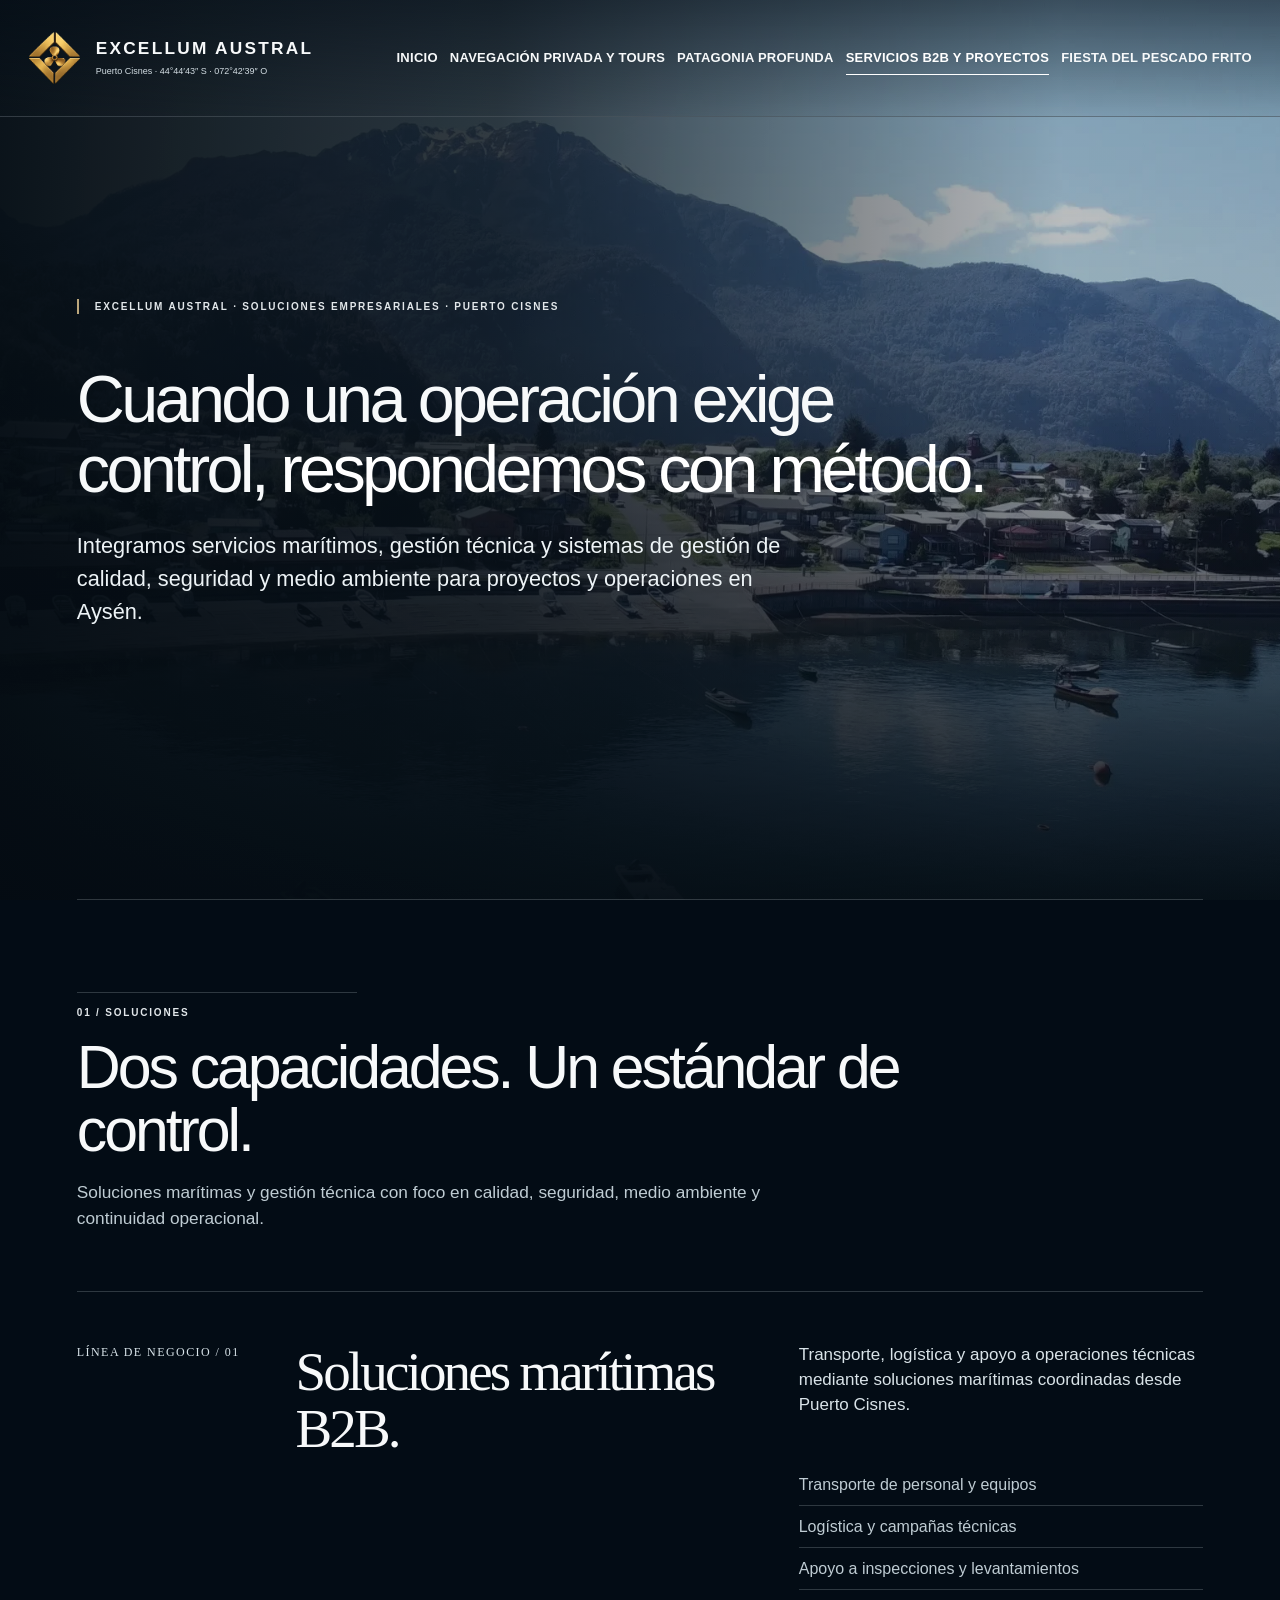
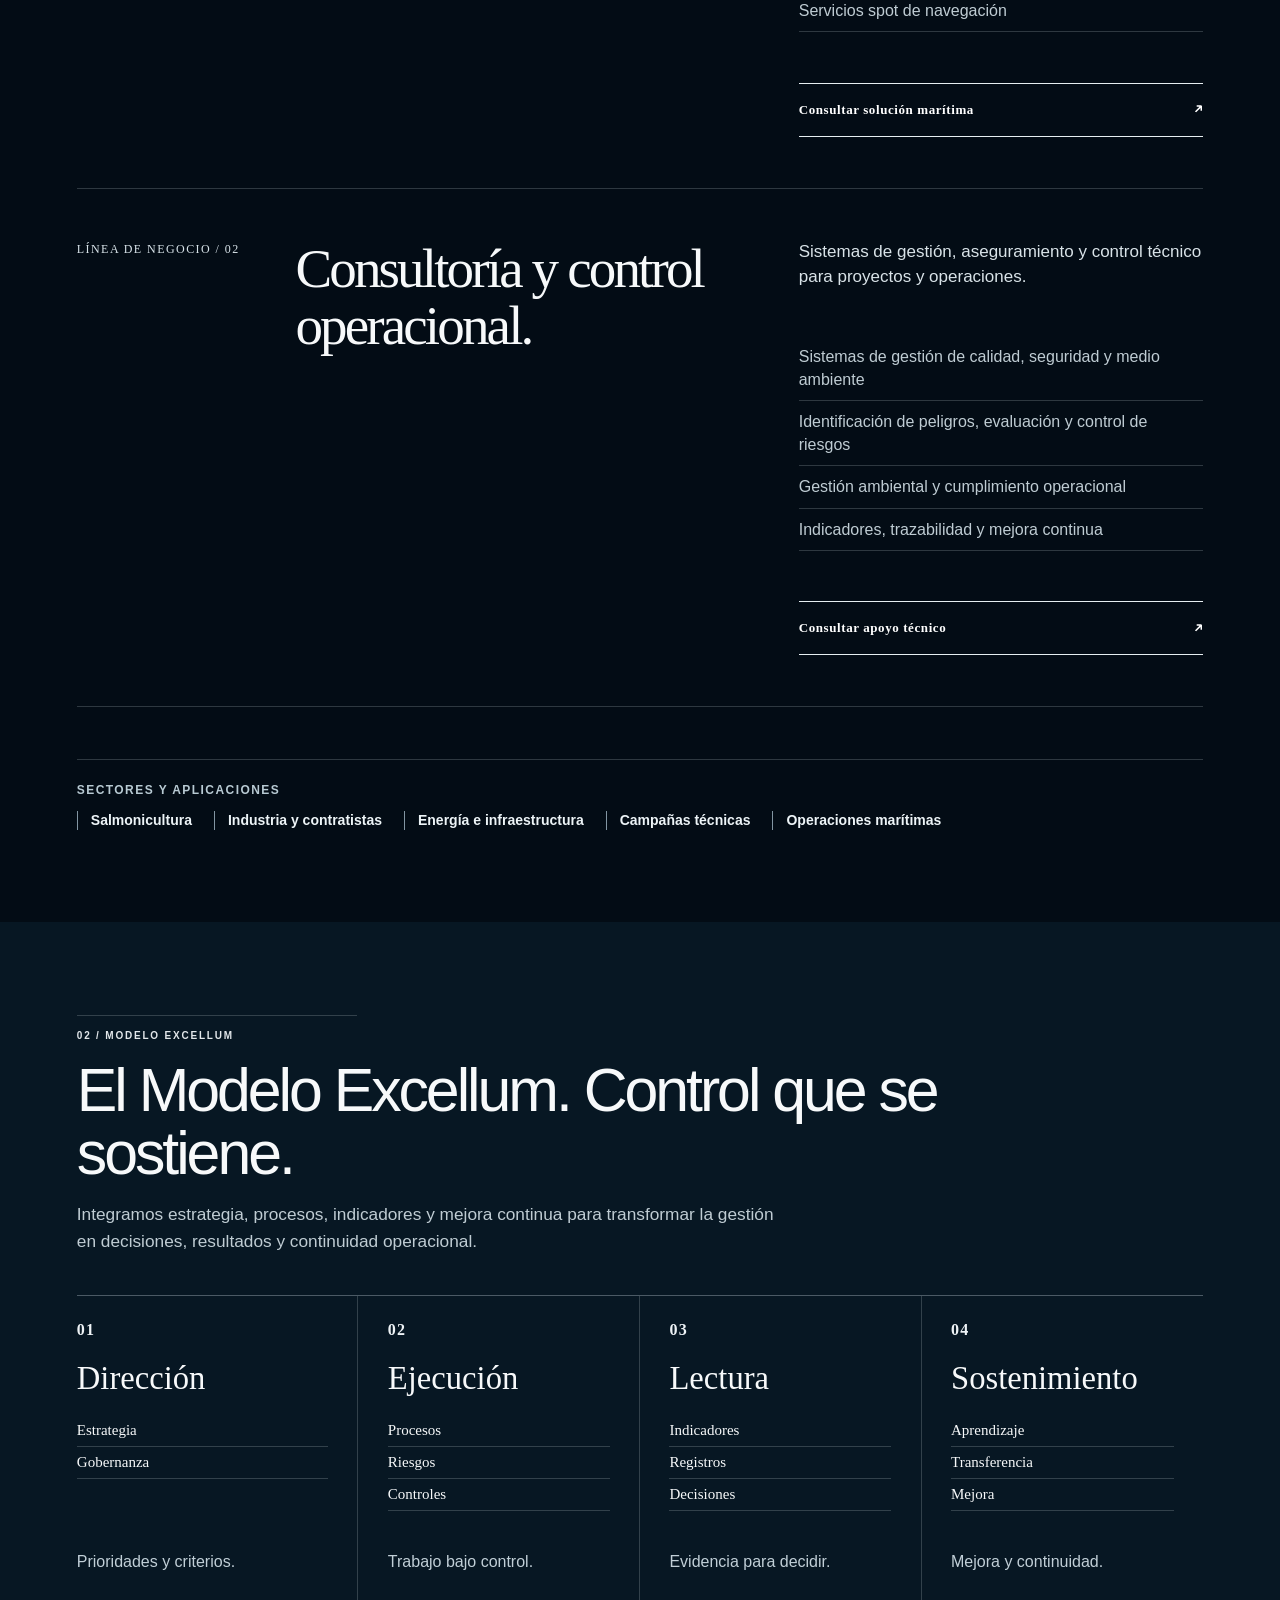
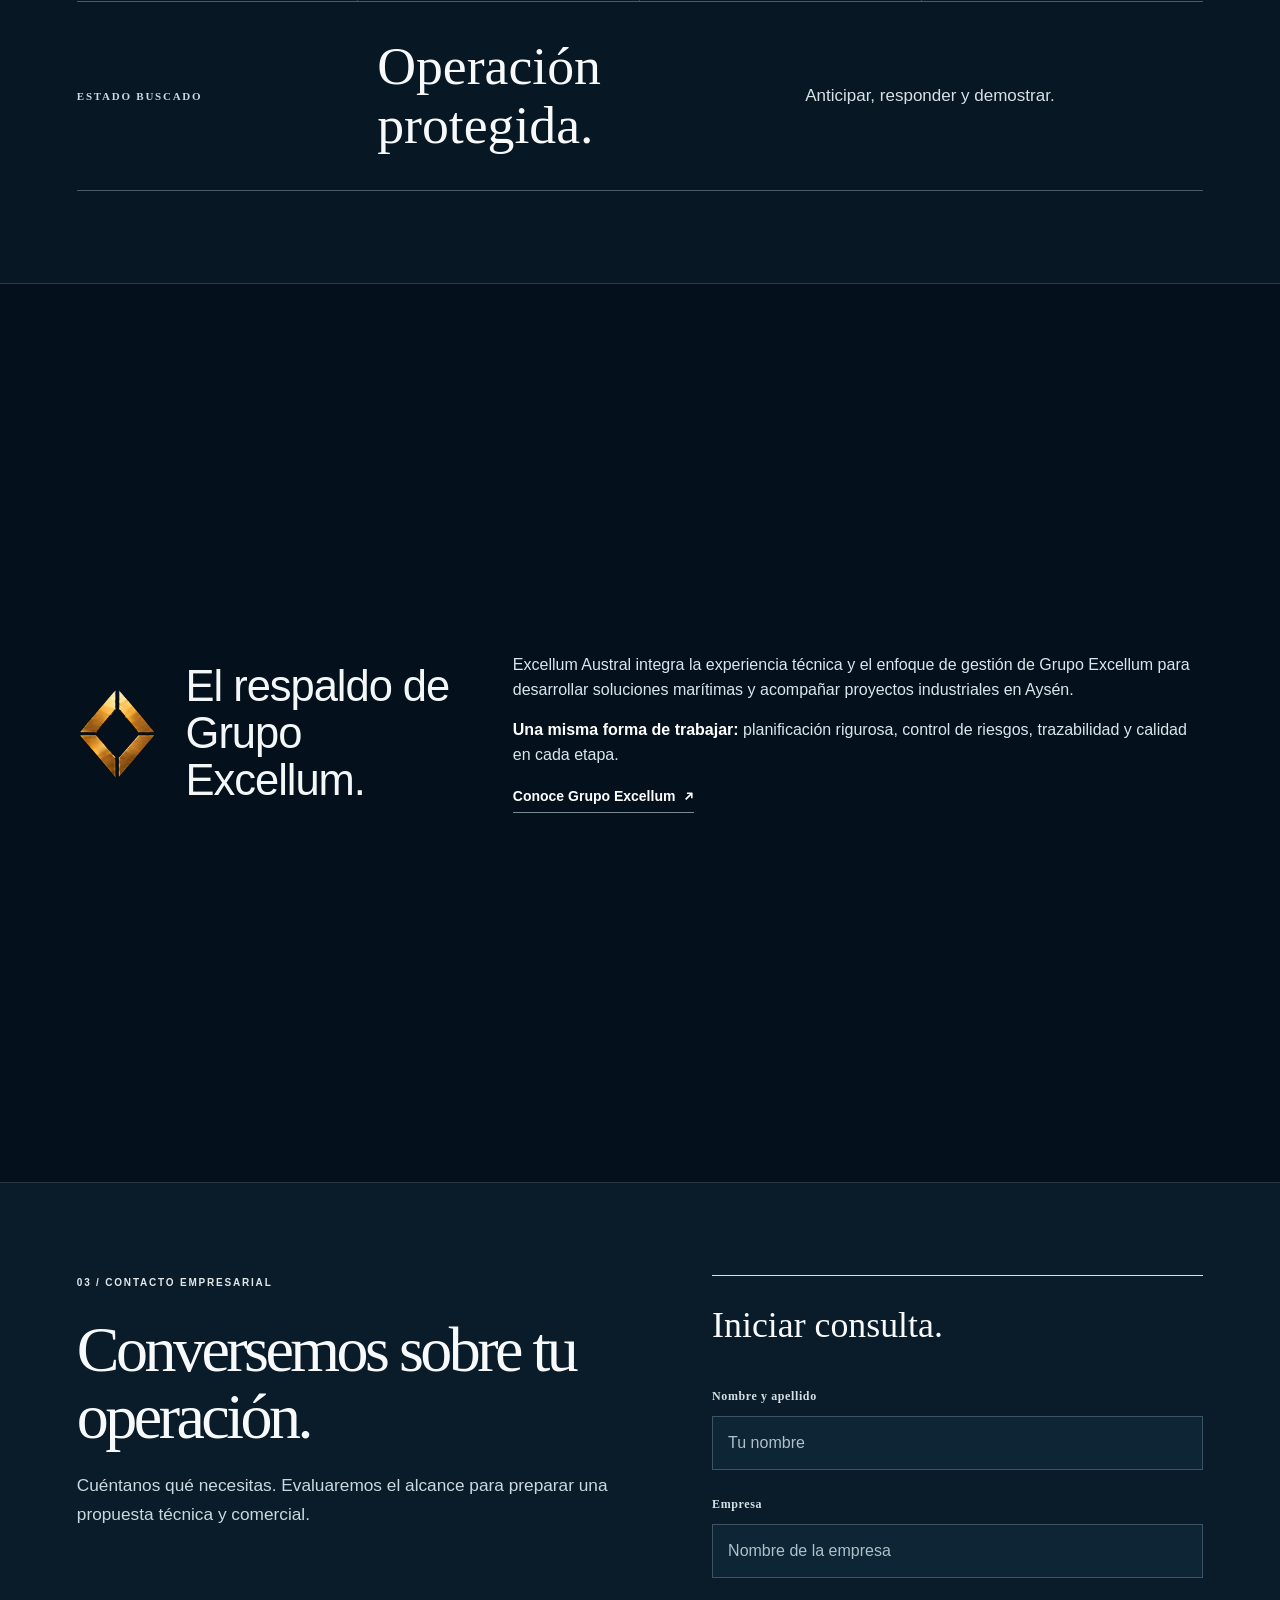
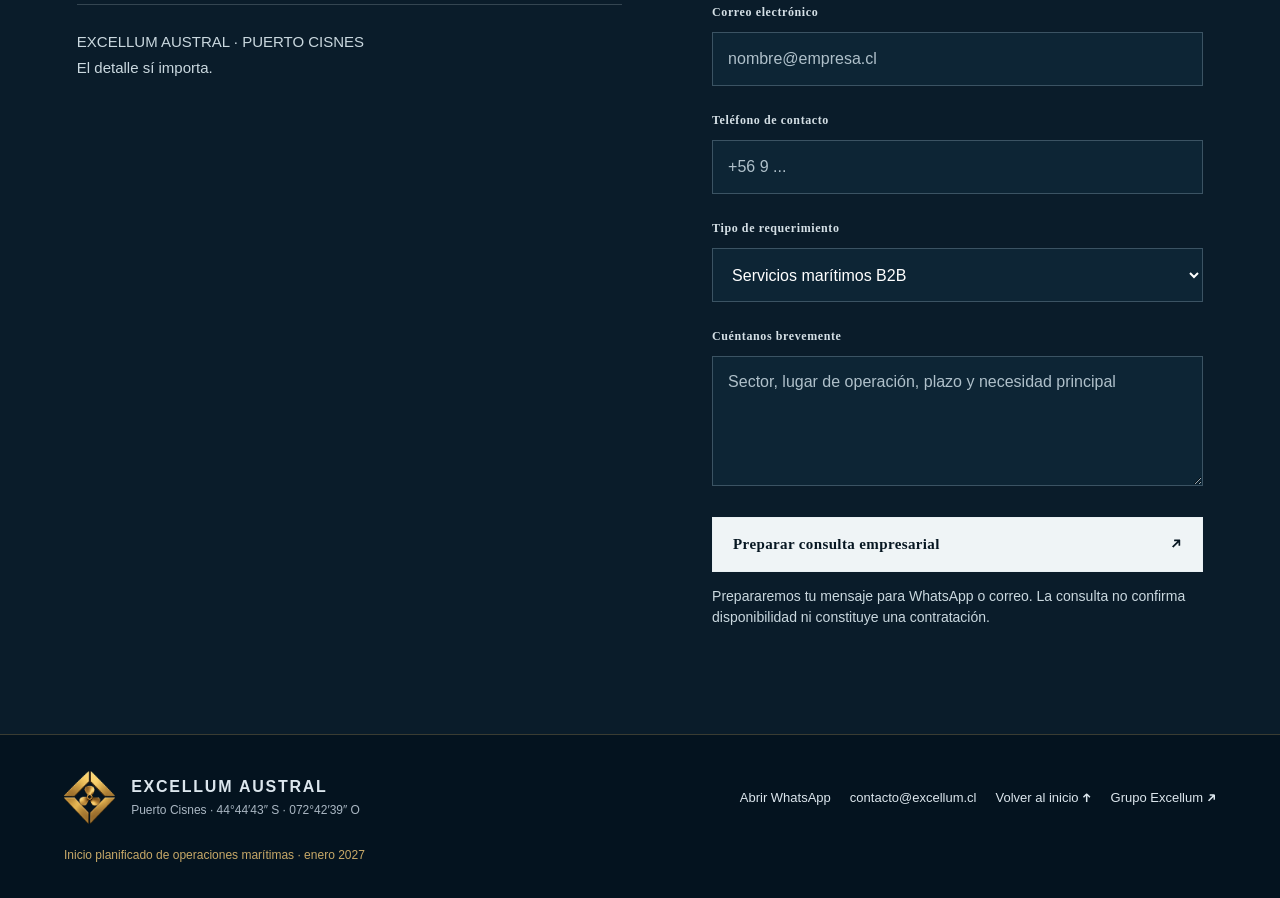
<file: servicios-y-proyectos.html>
<!DOCTYPE html>

<html lang="es-CL">
<head>
<meta charset="utf-8"/><meta content="width=device-width, initial-scale=1, viewport-fit=cover" name="viewport"/>
<meta content="#06131c" name="theme-color"/>
<title>Servicios B2B y proyectos | Excellum Austral</title>
<meta content="Servicios marítimos B2B y spot, consultoría en calidad, seguridad, medio ambiente y control operacional. Excellum Austral, Puerto Cisnes." name="description"/>
<link href="assets/e722697f6bed37d31fbe.png" rel="icon"/>
<style>
:root{--deep:#030c15;--navy:#061521;--navy2:#0a1c2a;--navy3:#102638;--white:#f7f9fa;--quiet:#bfccd3;--line:rgba(230,241,246,.19);--gold:#bca77c;--g:clamp(23px,6vw,116px)}
*{box-sizing:border-box}html{scroll-behavior:smooth}body{margin:0;background:var(--deep);color:var(--white);font-family:'Calibri Light',Calibri,'Segoe UI',Arial,sans-serif;-webkit-font-smoothing:antialiased;overflow-x:hidden}a{color:inherit;text-decoration:none}button,input,select,textarea{font:inherit}button{cursor:pointer}a:focus-visible,button:focus-visible,input:focus-visible,textarea:focus-visible,select:focus-visible{outline:2px solid #fff;outline-offset:4px}::selection{color:#061521;background:#edf3f6}.skip{position:absolute;left:-9999px;top:0;padding:12px;background:white;color:#061521;z-index:101}.skip:focus{left:12px}
.header{position:absolute;inset:0 0 auto;display:flex;align-items:center;justify-content:space-between;gap:24px;padding:clamp(17px,2.5vw,32px) var(--g);border-bottom:1px solid var(--line);z-index:80;background:linear-gradient(180deg,rgba(3,12,21,.54),rgba(3,12,21,.05))}.brand{display:flex;align-items:center;gap:15px;flex-shrink:0}.brand img{width:clamp(43px,4.1vw,58px);height:clamp(43px,4.1vw,58px);object-fit:contain}.brand strong{display:block;font:600 clamp(15px,1.35vw,21px)/1.12 Bahnschrift,'Arial Narrow','Segoe UI',sans-serif;letter-spacing:.13em;white-space:nowrap}.brand small{display:block;margin-top:6px;font:400 clamp(9px,.7vw,11px)/1.4 'Calibri Light',Calibri,sans-serif;color:#d2dce2;white-space:nowrap}.nav{display:flex;align-items:center;gap:clamp(13px,1.6vw,30px)}.nav a{font:600 clamp(13px,1.02vw,16px)/1.38 Bahnschrift,'Segoe UI',Arial,sans-serif;letter-spacing:.045em;text-transform:uppercase;white-space:nowrap;transition:color .2s}.nav a:hover{color:#fff;text-decoration:underline;text-underline-offset:8px}.nav a[aria-current=page]{color:#fff;border-bottom:1px solid var(--white);padding-bottom:6px}.menu-toggle{display:none;align-items:center;justify-content:center;width:46px;height:46px;border:1px solid #ffffff66;background:#06152170;color:white;font-size:22px}
.hero{position:relative;isolation:isolate;min-height:100svh;display:flex;flex-direction:column;justify-content:flex-end;padding:clamp(155px,19vh,235px) var(--g) clamp(72px,10vh,135px);overflow:hidden;background:var(--deep)}.hero:before{content:"";position:absolute;inset:0;z-index:-2;background:linear-gradient(90deg,rgba(2,11,19,.97) 0%,rgba(3,13,22,.82) 39%,rgba(3,13,22,.32) 83%),linear-gradient(0deg,rgba(2,11,19,.94),transparent 62%),url('assets/9baefca351fe3c55dfa4.webp') 68% center /cover no-repeat;filter:saturate(.82) brightness(1.06)}.hero:after{content:"";position:absolute;inset:auto var(--g) 0;height:1px;background:var(--line)}.eyebrow,.section-number{color:#e2e7ea;font:600 clamp(10px,.78vw,12px)/1.5 Bahnschrift,'Segoe UI',sans-serif;letter-spacing:.18em;text-transform:uppercase}.hero .eyebrow{border-left:2px solid var(--gold);padding-left:16px;margin-bottom:clamp(26px,4vw,54px)}.hero h1{font:400 clamp(52px,6.9vw,126px)/.98 Bahnschrift,'Arial Narrow','Segoe UI',sans-serif;letter-spacing:-.055em;max-width:1120px;margin:0 0 28px;text-wrap:balance}.hero h1 em{font-style:normal;color:#fff}.hero-lead{font:400 clamp(20px,1.7vw,28px)/1.52 'Calibri Light',Calibri,sans-serif;max-width:760px;margin:0 0 42px;color:#edf3f6}.hero-aside{border-top:1px solid var(--line);padding-top:20px;display:flex;justify-content:space-between;align-items:start;gap:35px;max-width:1180px}.hero-aside p{font:400 clamp(15px,1vw,18px)/1.6 'Calibri Light',Calibri,sans-serif;max-width:550px;color:#c6d5dd;margin:0}.hero-index{color:#dae4e9;font:500 11px Bahnschrift;letter-spacing:.12em;white-space:nowrap}.hero-index span{color:#fff}
.section{padding:clamp(95px,11vw,172px) var(--g)}.section .head{display:grid;grid-template-columns:1fr;gap:22px;margin-bottom:clamp(54px,6.3vw,88px);text-align:left}.section-number{padding-top:12px;border-top:1px solid var(--line);align-self:start;max-width:280px}.head h2{font:400 clamp(48px,5.4vw,94px)/1.04 Bahnschrift,'Arial Narrow','Segoe UI',sans-serif;letter-spacing:-.05em;margin:0;max-width:1050px}.head h2 strong{font-weight:400;color:var(--white)}.head .descriptor{font:400 clamp(17px,1.35vw,21px)/1.7 'Calibri Light',Calibri,sans-serif;max-width:700px;color:var(--quiet);margin:30px 0 0}
.exposure{background:var(--navy)}.exposure-grid{display:grid;grid-template-columns:repeat(3,minmax(0,1fr));border-top:1px solid var(--line)}.exposure-item{padding:30px 48px 35px 0;border-bottom:1px solid var(--line)}.exposure-item+.exposure-item{padding-left:clamp(20px,3.5vw,60px)}.exposure-item .num{font:600 clamp(15px,1.2vw,20px)/1.2 Bahnschrift;letter-spacing:.06em;color:#e6eef2}.exposure-item h3{font:400 clamp(31px,2.9vw,48px)/1.08 Bahnschrift;margin:20px 0 14px}.exposure-item p{font-size:clamp(16px,1.1vw,18px);line-height:1.7;color:var(--quiet);max-width:340px;margin:0}
.solutions{background:var(--deep)}.solution-grid{border-top:1px solid var(--line);display:block}.solution{display:grid;grid-template-columns:minmax(100px,16%) minmax(260px,1fr) minmax(270px,.87fr);gap:clamp(25px,4vw,70px);padding:clamp(44px,6vw,95px) 0;border-bottom:1px solid var(--line);transition:background .3s;position:relative;align-items:start}.solution:hover{background:linear-gradient(90deg,rgba(31,65,88,.13),transparent)}.solution .ordinal{font:500 12px/1.5 Bahnschrift;letter-spacing:.12em;color:#d8e3e9}.solution h3{font:400 clamp(47px,5vw,84px)/1.04 Bahnschrift;letter-spacing:-.052em;margin:0;max-width:630px;grid-column:2;grid-row:1/4}.solution .intro{font:400 clamp(17px,1.25vw,21px)/1.55 'Calibri Light',Calibri,sans-serif;color:#d9e3e8;margin:0;grid-column:3}.solution ul{padding:0;list-style:none;margin:12px 0 25px;grid-column:3}.solution li{border-bottom:1px solid var(--line);font-size:16px;line-height:1.45;padding:12px 0;color:var(--quiet)}.solution li:after{content:none}.service-link{grid-column:3;display:flex;justify-content:space-between;align-items:center;gap:18px;padding:18px 0;border-top:1px solid #e6eef1;border-bottom:1px solid #e6eef1;font:600 13px Bahnschrift;letter-spacing:.045em;color:#fff;transition:padding .25s}.service-link:hover{padding-left:9px;padding-right:9px}
.scope{padding:clamp(60px,8vw,110px) var(--g);background:#0b2130;border-block:1px solid var(--line)}.scope-inner{display:grid;grid-template-columns:32% 1fr;gap:clamp(30px,5vw,90px)}.scope h3{font:400 clamp(36px,3.2vw,60px)/1.08 Bahnschrift;margin:18px 0}.scope p{font:400 clamp(17px,1.28vw,21px)/1.72 'Calibri Light',Calibri,sans-serif;color:#d1dde4;max-width:850px;margin:0}.scope-tags{display:flex;flex-wrap:wrap;gap:9px 24px;margin-top:30px}.scope-tags span{border:0;border-left:1px solid #96aebd;padding:8px 0 8px 14px;font:600 clamp(15px,1.05vw,17px)/1.35 Bahnschrift;letter-spacing:.01em;color:#eef4f7}
.model{background:#071723}.model .head{margin-bottom:70px}.model-grid{display:grid;grid-template-columns:repeat(4,minmax(0,1fr));border-top:1px solid #d5e2e954;border-bottom:1px solid #d5e2e954;background:none}.model-cell{min-height:390px;padding:25px clamp(18px,2.3vw,36px) 35px 0;display:flex;flex-direction:column;border-right:1px solid var(--line);transition:background .3s}.model-cell:not(:first-child){padding-left:clamp(18px,2.3vw,36px)}.model-cell:nth-child(4){border-right:0}.model-cell:hover{background:rgba(255,255,255,.035)}.model-cell .model-top{display:block;border:0;padding:0}.model-cell .model-id{font:600 clamp(16px,1.15vw,20px)/1 Bahnschrift;letter-spacing:.08em;color:#eef3f6}.model-cell h3{font:500 clamp(29px,2.55vw,46px)/1.08 Bahnschrift;margin:30px 0 12px}.model-cell ul{list-style:none;padding:0;margin:18px 0 auto}.model-cell li{padding:10px 0;border-bottom:1px solid var(--line);font:500 15px Bahnschrift}.model-cell p{font:400 16px/1.63 'Calibri Light',Calibri,sans-serif;margin:20px 0 0;color:#c1cfd7}.model-outcome{grid-column:1/-1;display:grid;grid-template-columns:24% 1fr 1fr;gap:30px;align-items:center;padding:clamp(32px,5vw,66px) 0;border-top:1px solid #d5e2e954;background:transparent}.model-outcome span{font:600 11px Bahnschrift;letter-spacing:.16em;color:#cad7df}.model-outcome h3{font:400 clamp(39px,4.2vw,70px)/1.1 Bahnschrift;margin:0}.model-outcome p{font:400 clamp(17px,1.25vw,21px)/1.55 'Calibri Light',Calibri,sans-serif;color:#d7e1e6;margin:0}.model-foot{font:400 16px/1.7 'Calibri Light',Calibri,sans-serif;color:#c4d1d8;margin:29px 0 0}.model-foot strong{color:white;font-weight:600}
.delivery{background:#06121e}.delivery-steps{display:grid;grid-template-columns:repeat(3,1fr);gap:clamp(20px,4vw,65px)}.delivery-step{border-top:1px solid var(--line);padding:23px 0 0}.delivery-step .num{font:600 11px Bahnschrift;letter-spacing:.12em;color:#c6d4db}.delivery-step h3{font:400 clamp(30px,3vw,50px)/1.13 Bahnschrift;margin:40px 0 20px}.delivery-step p{font:400 17px/1.65 'Calibri Light',Calibri,sans-serif;color:var(--quiet)}.delivery-step small{font:500 13px Bahnschrift;color:#f2f6f8}
.contact{background:#0a1c2a}.contact-grid{display:grid;grid-template-columns:minmax(0,1fr) minmax(360px,.9fr);gap:clamp(45px,7vw,135px)}.contact h2{font:400 clamp(49px,5.4vw,96px)/1.05 Bahnschrift;letter-spacing:-.055em;margin:26px 0 34px}.contact p{font:400 clamp(17px,1.35vw,21px)/1.7 'Calibri Light',Calibri,sans-serif;color:#cad8df;max-width:640px}.contact .commitment{margin-top:clamp(70px,13vh,180px);border-top:1px solid var(--line);padding-top:24px;font-size:15px}.form{padding:0;border:0;background:none;border-top:1px solid #d6e3e9}.form h3{font:400 clamp(29px,2.8vw,45px)/1.17 Bahnschrift;margin:29px 0 42px}.field{display:block;margin-bottom:27px}.field span{display:block;font:600 12px Bahnschrift;letter-spacing:.05em;margin-bottom:12px;color:#d5e0e6}.field input,.field select,.field textarea{width:100%;background:#0d2535;border:1px solid #8099a866;color:white;border-radius:0;padding:16px 15px;min-height:54px;font-size:16px}.field textarea{min-height:130px;resize:vertical}.field select option{background:#0d2535;color:white}.field input::placeholder,.field textarea::placeholder{color:#afc0ca}.form-submit{display:flex;justify-content:space-between;align-items:center;width:100%;border:1px solid #e9f0f3;background:#eff4f6;color:#071722;padding:18px 20px;text-align:left;font:600 15px Bahnschrift;letter-spacing:.025em;transition:background .25s}.form-submit:hover{background:#c9d8df}.form-note{font-size:14px!important;line-height:1.5!important}.contact-channels[hidden]{display:none}.contact-channels{display:flex;gap:14px;flex-wrap:wrap}.contact-channels a{display:inline-block;padding:13px 16px;border:1px solid #adc0c9;font:600 14px Bahnschrift}.contact-channels a:hover{background:#ffffff14}
.footer{background:#020a11;padding:35px var(--g);display:flex;justify-content:space-between;gap:45px;border-top:1px solid var(--line);font-size:13px;color:#bfcbd1}.footer strong{color:#fff;font:600 15px Bahnschrift;letter-spacing:.12em}.footer-links{display:flex;flex-wrap:wrap;gap:12px 25px}.footer a:hover{text-decoration:underline;text-underline-offset:4px}
.reveal{opacity:1;transform:translateY(0)}@media (prefers-reduced-motion:no-preference){.reveal{opacity:0;transform:translateY(12px);transition:opacity .8s ease,transform .8s ease}.reveal.in{opacity:1;transform:translateY(0)}}
@media(max-width:1250px){.header{gap:14px}.nav{gap:12px}.nav a{font-size:12px}.brand strong{font-size:17px;letter-spacing:.08em}.brand small{font-size:9px}.solution{grid-template-columns:95px 1fr 1fr}.solution h3{font-size:clamp(42px,4vw,68px)}}
@media(max-width:1200px){.menu-toggle{display:flex}.header{background:#041321e8;backdrop-filter:blur(12px)}.nav{position:absolute;display:none;top:100%;left:var(--g);right:var(--g);padding:15px 24px;background:rgba(5,19,31,.94);border:1px solid #d8e5eb44;backdrop-filter:blur(18px);flex-direction:column;align-items:stretch;gap:0;box-shadow:0 20px 45px #0006}.nav.open{display:flex}.nav a{padding:16px 0;border-bottom:1px solid var(--line);font-size:15px;white-space:normal}.nav a[aria-current=page]{border-bottom:1px solid #fff}.solution{grid-template-columns:70px 1fr}.solution .ordinal{grid-column:1}.solution h3{grid-column:2;grid-row:auto}.solution .intro,.solution ul,.solution .service-link{grid-column:2}.model-grid{grid-template-columns:repeat(2,minmax(0,1fr))}.model-cell{border-bottom:1px solid var(--line)}.model-cell:nth-child(2){border-right:0}.model-cell:nth-child(3){padding-left:0}.model-cell:nth-child(4){padding-left:clamp(18px,2.3vw,36px)}.model-outcome{grid-template-columns:1fr 2fr}.model-outcome p{grid-column:2}.contact-grid{grid-template-columns:1fr}.contact .commitment{margin-top:45px}}
@media(max-width:700px){:root{--g:22px}.header{padding:15px var(--g)}.brand{gap:10px}.brand img{width:43px;height:43px}.brand strong{font-size:clamp(12px,3.4vw,16px);letter-spacing:.07em}.brand small{font-size:9px;white-space:normal}.hero{min-height:calc(100svh - 2px);padding:clamp(144px,19svh,188px) var(--g) clamp(72px,10svh,106px)}.hero:before{background:linear-gradient(0deg,rgba(2,11,19,.98) 0%,rgba(2,11,19,.68) 48%,rgba(2,11,19,.47) 100%),url('assets/9baefca351fe3c55dfa4.webp') 60% center/cover no-repeat}.hero h1{font-size:clamp(40px,9.3vw,58px);margin-bottom:18px}.hero-lead{font-size:17px;margin-bottom:22px}.hero .eyebrow{margin-bottom:22px;font-size:10px}.hero-aside{display:block}.hero-aside p{font-size:14px}.hero-index{margin-top:18px}.section{padding:72px var(--g)}.section .head{grid-template-columns:1fr;gap:18px;margin-bottom:44px}.head h2{font-size:clamp(39px,10vw,60px)}.head .descriptor{margin-top:18px;font-size:17px}.exposure-grid{grid-template-columns:1fr}.exposure-item,.exposure-item+.exposure-item{padding:24px 0 29px}.exposure-item .num{font-size:18px}.exposure-item h3{margin-top:14px}.solution{display:block;padding:42px 0}.solution .ordinal{display:block;margin-bottom:24px}.solution h3{font-size:clamp(42px,10vw,61px);margin-bottom:16px}.solution .intro{font-size:18px}.solution ul{margin:22px 0}.scope{padding:66px var(--g)}.scope-inner{grid-template-columns:1fr;gap:18px}.scope-tags{gap:8px 16px}.scope-tags span{font-size:15px}.model-grid{grid-template-columns:1fr}.model-cell,.model-cell:not(:first-child),.model-cell:nth-child(4){padding:24px 0 36px;min-height:auto;border-right:0}.model-cell .model-id{font-size:17px}.model-cell h3{margin:20px 0}.model-cell ul{margin:13px 0}.model-cell p{margin-top:19px}.model-outcome{display:block;padding:40px 0}.model-outcome h3{margin:14px 0 18px}.delivery-steps{grid-template-columns:1fr;gap:34px}.delivery-step h3{margin-top:18px}.contact h2{font-size:clamp(44px,10vw,67px)}.form h3{font-size:30px}.footer{display:block;padding:30px var(--g)}.footer-links{margin-top:26px;display:grid;gap:15px}}


/* EA 76 — Respaldo Grupo Excellum: franja institucional compacta */
.group-endorsement{background:#04111d;border-block:1px solid rgba(224,234,241,.18);padding:clamp(36px,4.4vw,62px) var(--g);color:#f4f7f8}
.group-endorsement-inner{display:grid;grid-template-columns:minmax(290px,.55fr) minmax(0,1fr);gap:clamp(30px,4.4vw,84px);align-items:center;max-width:1600px;margin:auto}
.group-endorsement .group-endorsement-title{margin:0;font:500 clamp(36px,4vw,66px)/1.08 Bahnschrift,'Segoe UI',Arial,sans-serif;letter-spacing:-.024em;max-width:11.5ch}
.group-endorsement .group-endorsement-copy p{font:400 clamp(16px,1.2vw,20px)/1.55 'Calibri Light',Calibri,'Segoe UI',sans-serif;color:#dbe5eb;max-width:760px;margin:0 0 15px}
.group-endorsement .group-endorsement-copy strong{font-weight:600;color:#fff}
.group-endorsement a{display:inline-flex;align-items:center;gap:9px;border-bottom:1px solid rgba(225,235,242,.55);padding:5px 0;color:#fff;font:600 clamp(14px,1vw,16px)/1.4 Bahnschrift,'Segoe UI',sans-serif;text-decoration:none}
.group-endorsement a:hover,.group-endorsement a:focus-visible{border-color:#fff;text-decoration:underline;text-underline-offset:5px}
.group-endorsement-brand{display:flex;flex-direction:row;align-items:center;gap:clamp(18px,2vw,30px);min-width:0}.group-endorsement-emblem{display:block;flex:0 0 auto;width:clamp(64px,6.5vw,104px);height:auto;object-fit:contain}.group-endorsement-brand .group-endorsement-title{max-width:12ch;font-size:clamp(34px,3.4vw,58px)}
@media(max-width:760px){.group-endorsement-inner{grid-template-columns:1fr;gap:24px}.group-endorsement{padding:39px var(--g)}.group-endorsement-brand{gap:clamp(14px,4vw,22px);align-items:center}.group-endorsement-emblem{width:clamp(52px,15vw,72px)}.group-endorsement-brand .group-endorsement-title{font-size:clamp(28px,6.5vw,44px);max-width:14ch}}@media(max-width:360px){.group-endorsement-brand .group-endorsement-title{font-size:27px}.group-endorsement-emblem{width:48px}}
</style><style id="ea75-compact-css">
/* V75 · Edición y arquitectura B2B compacta */
.hero{min-height:clamp(610px,88svh,920px);padding-top:clamp(140px,17vh,205px);padding-bottom:clamp(62px,9vh,115px)}
.hero h1{font-size:clamp(52px,6.4vw,117px);max-width:1050px;margin-bottom:25px}
.hero-lead{margin:0;max-width:740px}
.section{padding-block:clamp(72px,7.2vw,112px)}
.section .head{margin-bottom:clamp(34px,4.6vw,67px);gap:16px}
.head h2{font-size:clamp(43px,4.75vw,77px);max-width:930px}
.head .descriptor{margin-top:16px;line-height:1.55}
.solution{padding-block:clamp(35px,4vw,62px);gap:clamp(20px,3vw,48px)}
.solution h3{font-size:clamp(44px,4.3vw,72px)}
.solution .intro{line-height:1.45}
.solution ul{margin-top:8px;margin-bottom:12px}
.solution li{padding-block:9px}
.b2b-sector-strip{margin-top:clamp(34px,4vw,65px);padding-top:22px;border-top:1px solid var(--line);display:flex;align-items:baseline;flex-wrap:wrap;gap:13px 22px;color:#edf4f7}
.b2b-sector-strip span:not(.b2b-sector-label){font:600 clamp(14px,1vw,17px)/1.35 Bahnschrift,'Segoe UI',Arial,sans-serif;border-left:1px solid #8295a2;padding-left:13px}
.b2b-sector-label{flex-basis:100%;font:600 12px/1.4 Bahnschrift,'Segoe UI',Arial,sans-serif;letter-spacing:.12em;color:#b8cad3}
.model .head{margin-bottom:40px}
.model-cell{min-height:305px;padding-bottom:26px}
.model-cell h3{margin-top:22px}
.model-cell ul{margin:7px 0 auto}
.model-cell li{padding-block:7px}
.model-outcome{padding-block:35px}
.contact h2{font-size:clamp(46px,5vw,86px);margin-bottom:20px}
.contact .commitment{margin-top:clamp(35px,6vw,75px)}
@media(max-width:1000px){.hero{min-height:80svh}.model-cell{min-height:285px}}
@media(max-width:700px){
 .hero{min-height:clamp(580px,87svh,750px);padding-top:clamp(130px,18svh,180px);padding-bottom:clamp(60px,9svh,90px)}
 .hero h1{font-size:clamp(40px,9.3vw,58px)}
 .hero-lead{font-size:17px}
 .section{padding-block:62px}
 .section .head{margin-bottom:32px}
 .solution{padding-block:32px}
 .solution h3{font-size:clamp(39px,9vw,57px)}
 .b2b-sector-strip{gap:12px;margin-top:30px}
 .b2b-sector-strip span:not(.b2b-sector-label){font-size:15px}
 .model-cell,.model-cell:not(:first-child),.model-cell:nth-child(4){min-height:0;padding-block:22px}
 .model-cell h3{margin-top:14px}
 .model-outcome{padding-block:28px}
}
</style><link href="edicion-v92.css?v=101" rel="stylesheet"/>
<link href="edicion-v93.css?v=101" rel="stylesheet"/>
<link href="encuadre-v100.css" rel="stylesheet"/>
<script defer="" src="menu-corporativo.js?v=101"></script>
<link href="ajustes-auditoria-v102.css" rel="stylesheet"/>
<meta content="website" property="og:type"/><meta content="es_CL" property="og:locale"/><meta content="Excellum Austral" property="og:site_name"/><meta content="Servicios B2B y proyectos | Excellum Austral" property="og:title"/><meta content="Servicios marítimos B2B y spot, consultoría en calidad, seguridad, medio ambiente y control operacional. Excellum Austral, Puerto Cisnes." property="og:description"/><meta content="assets/emblema-grupo-excellum.png" property="og:image"/><meta content="summary_large_image" name="twitter:card"/><meta content="Servicios B2B y proyectos | Excellum Austral" name="twitter:title"/><meta content="Servicios marítimos B2B y spot, consultoría en calidad, seguridad, medio ambiente y control operacional. Excellum Austral, Puerto Cisnes." name="twitter:description"/><link href="assets/apple-touch-icon.png" rel="apple-touch-icon"/></head>
<body>
<a class="skip" href="#contenido">Saltar al contenido</a>
<main id="contenido" tabindex="-1">
<section class="hero" id="umbral">
<header class="header" data-cabecera-revision="" data-menu-corporativo=""><a aria-label="Excellum Austral, Inicio" class="brand" href="index.html"><img alt="Isotipo Excellum Austral" height="540" src="assets/e722697f6bed37d31fbe.png" width="527"/><span><strong>EXCELLUM AUSTRAL</strong><small>Puerto Cisnes · 44°44′43″ S · 072°42′39″ O</small></span></a><button aria-controls="nav-principal" aria-expanded="false" aria-label="Abrir menú" class="menu-toggle" id="menu-toggle" type="button">☰</button><nav aria-label="Navegación principal" class="nav" id="nav-principal"><a href="index.html">INICIO</a><a href="navegacion-privada.html">NAVEGACIÓN PRIVADA Y TOURS</a><a href="patagonia-profunda.html">PATAGONIA PROFUNDA</a><a aria-current="page" href="servicios-y-proyectos.html">SERVICIOS B2B Y PROYECTOS</a><a href="fiesta-pescado-frito-2027.html">FIESTA DEL PESCADO FRITO</a></nav></header>
<div class="b2b-cover-copy"><div class="eyebrow">EXCELLUM AUSTRAL · SOLUCIONES EMPRESARIALES · PUERTO CISNES</div><h1 data-titulo-hero="">Cuando una operación exige control, <em>respondemos con método.</em></h1><p class="hero-lead">Integramos servicios marítimos, gestión técnica y sistemas de gestión de calidad, seguridad y medio ambiente para proyectos y operaciones en Aysén.</p></div></section>
<section class="section solutions" id="soluciones"><div class="head reveal"><div class="section-number">01 / SOLUCIONES</div><div><h2>Dos capacidades. <strong>Un estándar de control.</strong></h2><p class="descriptor">Soluciones marítimas y gestión técnica con foco en calidad, seguridad, medio ambiente y continuidad operacional.</p></div></div><div class="solution-grid"><article class="solution reveal"><span class="ordinal">LÍNEA DE NEGOCIO / 01</span><h3>Soluciones marítimas B2B.</h3><p class="intro">Transporte, logística y apoyo a operaciones técnicas mediante soluciones marítimas coordinadas desde Puerto Cisnes.</p><ul><li>Transporte de personal y equipos</li><li>Logística y campañas técnicas</li><li>Apoyo a inspecciones y levantamientos</li><li>Servicios spot de navegación</li></ul><a class="service-link" data-service="Servicios marítimos B2B" href="#consulta">Consultar solución marítima <span><span aria-hidden="true" class="link-arrow link-arrow--ne"></span></span></a></article><article class="solution reveal"><span class="ordinal">LÍNEA DE NEGOCIO / 02</span><h3>Consultoría y control operacional.</h3><p class="intro">Sistemas de gestión, aseguramiento y control técnico para proyectos y operaciones.</p><ul><li>Sistemas de gestión de calidad, seguridad y medio ambiente</li><li>Identificación de peligros, evaluación y control de riesgos</li><li>Gestión ambiental y cumplimiento operacional</li><li>Indicadores, trazabilidad y mejora continua</li></ul><a class="service-link" data-service="Consultoría y control operacional" href="#consulta">Consultar apoyo técnico <span><span aria-hidden="true" class="link-arrow link-arrow--ne"></span></span></a></article></div><div aria-label="Sectores de aplicación" class="b2b-sector-strip"><span class="b2b-sector-label">SECTORES Y APLICACIONES</span><span>Salmonicultura</span><span>Industria y contratistas</span><span>Energía e infraestructura</span><span>Campañas técnicas</span><span>Operaciones marítimas</span></div></section>
<section class="section model" id="modelo"><div class="head reveal"><div class="section-number">02 / MODELO EXCELLUM</div><div><h2>El Modelo Excellum. <strong>Control que se sostiene.</strong></h2><p class="descriptor">Integramos estrategia, procesos, indicadores y mejora continua para transformar la gestión en decisiones, resultados y continuidad operacional.</p></div></div><div aria-label="Modelo Excellum: Dirección, Ejecución, Lectura y Sostenimiento" class="model-grid reveal"><article class="model-cell"><div class="model-top"><span class="model-id">01</span><h3>Dirección</h3></div><ul><li>Estrategia</li><li>Gobernanza</li></ul><p>Prioridades y criterios.</p></article><article class="model-cell"><div class="model-top"><span class="model-id">02</span><h3>Ejecución</h3></div><ul><li>Procesos</li><li>Riesgos</li><li>Controles</li></ul><p>Trabajo bajo control.</p></article><article class="model-cell"><div class="model-top"><span class="model-id">03</span><h3>Lectura</h3></div><ul><li>Indicadores</li><li>Registros</li><li>Decisiones</li></ul><p>Evidencia para decidir.</p></article><article class="model-cell"><div class="model-top"><span class="model-id">04</span><h3>Sostenimiento</h3></div><ul><li>Aprendizaje</li><li>Transferencia</li><li>Mejora</li></ul><p>Mejora y continuidad.</p></article><aside class="model-outcome"><span>ESTADO BUSCADO</span><h3>Operación protegida.</h3><p>Anticipar, responder y demostrar.</p></aside></div></section>
<section aria-labelledby="group-endorsement-title" class="group-endorsement"><div class="group-endorsement-inner"><div class="group-endorsement-brand"><img alt="Emblema de Grupo Excellum" class="group-endorsement-emblem" height="324" loading="lazy" src="assets/emblema-grupo-excellum.png" width="292"/><h2 class="group-endorsement-title" id="group-endorsement-title">El respaldo de Grupo Excellum.</h2></div><div class="group-endorsement-copy"><p>Excellum Austral integra la experiencia técnica y el enfoque de gestión de Grupo Excellum para desarrollar soluciones marítimas y acompañar proyectos industriales en Aysén.</p><p><strong>Una misma forma de trabajar:</strong> planificación rigurosa, control de riesgos, trazabilidad y calidad en cada etapa.</p><a href="https://www.excellum.cl/" rel="noopener noreferrer" target="_blank">Conoce Grupo Excellum <span aria-hidden="true"><span aria-hidden="true" class="link-arrow link-arrow--ne"></span></span></a></div></div></section>
<section class="section contact" id="consulta"><div class="contact-grid"><div class="reveal"><div class="eyebrow">03 / CONTACTO EMPRESARIAL</div><h2>Conversemos sobre tu operación.</h2><p>Cuéntanos qué necesitas. Evaluaremos el alcance para preparar una propuesta técnica y comercial.</p><p class="commitment">EXCELLUM AUSTRAL · PUERTO CISNES<br/>El detalle sí importa.</p></div><form class="form reveal" id="b2b-consulta-form"><h3>Iniciar consulta.</h3><label class="field"><span>Nombre y apellido</span><input autocomplete="name" id="b2b-client-name" maxlength="120" placeholder="Tu nombre" required=""/></label><label class="field"><span>Empresa</span><input autocomplete="organization" id="b2b-client-company" maxlength="120" placeholder="Nombre de la empresa"/></label><label class="field"><span>Correo electrónico</span><input autocomplete="email" id="b2b-client-email" maxlength="160" placeholder="nombre@empresa.cl" required="" type="email"/></label><label class="field"><span>Teléfono de contacto</span><input autocomplete="tel" id="b2b-client-phone" maxlength="30" placeholder="+56 9 ..." type="tel"/></label><label class="field"><span>Tipo de requerimiento</span><select id="b2b-kind"><option>Servicios marítimos B2B</option><option>Servicios spot de navegación</option><option>Calidad, seguridad y medio ambiente</option><option>Consultoría y control operacional</option><option>Documentación de arranque industrial</option><option>Gestión y apoyo a proyectos</option><option>Otro requerimiento</option></select></label><label class="field"><span>Cuéntanos brevemente</span><textarea id="b2b-details" maxlength="1200" placeholder="Sector, lugar de operación, plazo y necesidad principal" required=""></textarea></label><button class="form-submit" type="submit">Preparar consulta empresarial <span><span aria-hidden="true" class="link-arrow link-arrow--ne"></span></span></button><p aria-live="polite" class="form-note" id="form-feedback">Prepararemos tu mensaje para WhatsApp o correo. La consulta no confirma disponibilidad ni constituye una contratación.</p><div class="contact-channels" hidden="" id="b2b-canales"><a href="https://wa.me/56992136714" id="b2b-whatsapp" rel="noopener noreferrer" target="_blank">Abrir WhatsApp <span aria-hidden="true" class="link-arrow link-arrow--ne"></span></a><a href="mailto:contacto@excellum.cl" id="b2b-email">Abrir correo <span aria-hidden="true" class="link-arrow link-arrow--ne"></span></a></div></form></div></section>
</main><footer class="unified-footer site-footer"><div class="uf-wrap">
<div class="uf-brand"><img alt="" class="uf-emblem" height="540" loading="lazy" src="assets/e722697f6bed37d31fbe.png" width="527"/><div class="uf-brand-text"><strong>EXCELLUM AUSTRAL</strong><span>Puerto Cisnes · 44°44′43″ S · 072°42′39″ O</span></div></div>
<div class="uf-links"><a data-whatsapp="" href="https://wa.me/56992136714" rel="noopener noreferrer" target="_blank">Abrir WhatsApp</a> <a data-email="" href="mailto:contacto@excellum.cl">contacto@excellum.cl</a> <a href="index.html">Volver al inicio <span aria-hidden="true" class="link-arrow link-arrow--n"></span></a><a href="https://www.excellum.cl/" rel="noopener noreferrer" target="_blank">Grupo Excellum <span aria-hidden="true" class="link-arrow link-arrow--ne"></span></a></div>
<div class="uf-date">Inicio planificado de operaciones marítimas · enero 2027</div>
</div></footer>
<script>
(()=>{'use strict';
const nodes=document.querySelectorAll('.reveal');if('IntersectionObserver'in window){const io=new IntersectionObserver(entries=>{entries.forEach(e=>{if(e.isIntersecting){e.target.classList.add('in');io.unobserve(e.target)}})},{threshold:.1});nodes.forEach(n=>io.observe(n));}else nodes.forEach(n=>n.classList.add('in'));
const kind=document.getElementById('b2b-kind');document.querySelectorAll('[data-service]').forEach(a=>a.addEventListener('click',()=>{kind.value=a.dataset.service}));
const form=document.getElementById('b2b-consulta-form');
form.addEventListener('submit',e=>{
 e.preventDefault();
 if(!form.reportValidity()) return;
 const name=document.getElementById('b2b-client-name').value.trim();
 const company=document.getElementById('b2b-client-company').value.trim();
 const email=document.getElementById('b2b-client-email').value.trim();
 const phone=document.getElementById('b2b-client-phone').value.trim();
 const service=kind.value;
 const details=document.getElementById('b2b-details').value.trim();
 const msg=[
  'Hola, Excellum Austral.',
  'Nombre: '+name,
  ...(company?['Empresa: '+company]:[]),
  'Correo electrónico: '+email,
  ...(phone?['Teléfono: '+phone]:[]),
  'Tipo de requerimiento: '+service,
  'Detalle: '+details,
  'Me gustaría coordinar una conversación comercial.'
 ].join('\n');
 document.getElementById('b2b-whatsapp').href='https://wa.me/56992136714?text='+encodeURIComponent(msg);
 document.getElementById('b2b-email').href='mailto:contacto@excellum.cl?subject='+encodeURIComponent('Consulta B2B — '+service)+'&body='+encodeURIComponent(msg);
 document.getElementById('b2b-canales').hidden=false;
 document.getElementById('form-feedback').textContent='Mensaje preparado. Selecciona WhatsApp o correo para enviarlo. No se ha enviado automáticamente.';
});
})();
</script></body></html>
</file>
<file: navegacion.css>
:root {--nav-text:clamp(15px,1.05vw,17px);}
#principal .header .nav a,
.hero .header .nav a,
.hero .header .nav .nav-cta {
  font:600 var(--nav-text)/1.35 Bahnschrift,"Segoe UI",Arial,sans-serif;
  letter-spacing:.055em;
  min-height:44px;
  display:flex;
  align-items:center;
  padding:10px 0;
}
@media(max-width:1450px) {
  #principal .header .toggle-menu {display:flex;}
  #principal .header .nav {
    display:none; position:absolute; top:100%; inset-inline:var(--launch-inset);
    flex-direction:column; align-items:stretch; gap:0; padding:12px 18px;
    background:#071b2bf5; border:1px solid #f4f1e940;
  }
  #principal .header .nav.open {display:flex;}
}
@media(max-width:1100px) {
  #principal .header .nav a,
  .hero .header .nav a,
  .hero .header .nav .nav-cta {font-size:16px;min-height:48px;padding:13px 0;}
}

@media(max-width:1280px) {
  .hero .header .nav a {font-size:16px;min-height:48px;padding:13px 0;}
}


/* 47: enlaces superiores visibles en computador; base aprobada 45. */
@media (min-width:901px) {
  #principal .header,
  .hero .header {
    flex-wrap:wrap;
    align-items:center;
    row-gap:16px;
  }
  #principal .header .toggle-menu,
  .hero .header .toggle-menu {display:none;}
  #principal .header .nav,
  #principal .header .nav.open,
  .hero .header .nav,
  .hero .header .nav.open {
    display:flex;
    position:static;
    inset:auto;
    flex-direction:row;
    flex-wrap:wrap;
    flex:1 0 100%;
    align-items:center;
    justify-content:flex-start;
    gap:6px clamp(18px,2vw,30px);
    margin:0;
    padding:0;
    background:transparent;
    border:0;
    box-shadow:none;
  }
  #principal .header .nav a,
  .hero .header .nav a,
  .hero .header .nav .nav-cta {
    font:600 var(--nav-text)/1.35 Bahnschrift,"Segoe UI",Arial,sans-serif;
    letter-spacing:.055em;
    min-height:44px;
    padding:10px 0;
    border:0;
    margin:0;
    background:transparent;
    white-space:nowrap;
  }
}
@media (min-width:1500px) {
  #principal .header .nav,
  #principal .header .nav.open,
  .hero .header .nav,
  .hero .header .nav.open {
    flex:0 1 auto;
    justify-content:flex-end;
  }
}
</file>
<file: ea64-menu.css>
/* EA64 — estándar visual de navegación, coherente con Inicio */
.header{flex-wrap:nowrap!important;align-items:center!important}
.header nav.nav{display:flex;align-items:center;justify-content:flex-end;gap:clamp(10px,1.05vw,19px)!important}
.header nav.nav a{font-family:Bahnschrift,'Segoe UI',Arial,sans-serif!important;font-size:clamp(13px,.96vw,15px)!important;font-weight:600!important;letter-spacing:.035em!important;line-height:1.3!important;white-space:nowrap!important;min-height:44px}
@media(max-width:1320px){
.header .toggle-menu{display:flex!important;align-items:center!important;justify-content:center!important;flex-shrink:0}
.header nav.nav{display:none!important;position:absolute!important;top:calc(100% - 1px)!important;left:var(--gutter,22px)!important;right:var(--gutter,22px)!important;z-index:1000!important;width:auto!important;padding:12px 18px!important;flex-direction:column!important;align-items:stretch!important;gap:0!important;background:rgba(5,24,38,.84)!important;backdrop-filter:blur(16px) saturate(120%)!important;-webkit-backdrop-filter:blur(16px) saturate(120%)!important;border:1px solid rgba(212,182,121,.4)!important;border-radius:8px!important;box-shadow:0 18px 35px rgba(0,0,0,.32)!important}
.header nav.nav.open{display:flex!important}
.header nav.nav a{display:block!important;min-height:50px!important;padding:15px 8px!important;font-size:15px!important;letter-spacing:.035em!important;white-space:normal!important;border-bottom:1px solid rgba(219,221,217,.16)!important}
.header nav.nav a:last-child{border-bottom:0!important}
}
@media(min-width:1321px){.header .toggle-menu{display:none!important}}
</file>
<file: menu-corporativo.css>
/* Estilos originales de la cabecera aprobada de Servicios B2B. */
.ea-cabecera {position:absolute;inset:0 0 auto;display:flex;align-items:center;justify-content:space-between;gap:24px;padding:clamp(17px,2.5vw,32px) var(--g);border-bottom:1px solid var(--line);z-index:80;background:linear-gradient(180deg,rgba(3,12,21,.54),rgba(3,12,21,.05))}
.ea-marca {display:flex;align-items:center;gap:15px;flex-shrink:0}
.ea-marca img {width:clamp(43px,4.1vw,58px);height:clamp(43px,4.1vw,58px);object-fit:contain}
.ea-marca strong {display:block;font:600 clamp(15px,1.35vw,21px)/1.12 Bahnschrift,'Arial Narrow','Segoe UI',sans-serif;letter-spacing:.13em;white-space:nowrap}
.ea-marca small {display:block;margin-top:6px;font:400 clamp(9px,.7vw,11px)/1.4 'Calibri Light',Calibri,sans-serif;color:#d2dce2;white-space:nowrap}
.ea-nav {display:flex;align-items:center;gap:clamp(13px,1.6vw,30px)}
.ea-nav a {font:600 clamp(13px,1.02vw,16px)/1.38 Bahnschrift,'Segoe UI',Arial,sans-serif;letter-spacing:.045em;text-transform:uppercase;white-space:nowrap;transition:color .2s}
.ea-nav a:hover {color:#fff;text-decoration:underline;text-underline-offset:8px}
.ea-nav a[aria-current=page] {color:#fff;border-bottom:1px solid var(--white);padding-bottom:6px}
.ea-menu {display:none;align-items:center;justify-content:center;width:46px;height:46px;border:1px solid #ffffff66;background:#06152170;color:white;font-size:22px}
@media(max-width:1250px) {
.ea-cabecera {gap:14px}
.ea-nav {gap:12px}
.ea-nav a {font-size:12px}
.ea-marca strong {font-size:17px;letter-spacing:.08em}
.ea-marca small {font-size:9px}
}
@media(max-width:1200px) {
.ea-menu {display:flex}
.ea-cabecera {background:#041321e8;backdrop-filter:blur(12px)}
.ea-nav {position:absolute;display:none;top:100%;left:var(--g);right:var(--g);padding:15px 24px;background:rgba(5,19,31,.94);border:1px solid #d8e5eb44;backdrop-filter:blur(18px);flex-direction:column;align-items:stretch;gap:0;box-shadow:0 20px 45px #0006}
.ea-nav.open {display:flex}
.ea-nav a {padding:16px 0;border-bottom:1px solid var(--line);font-size:15px;white-space:normal}
.ea-nav a[aria-current=page] {border-bottom:1px solid #fff}
}
@media(max-width:700px) {
.ea-cabecera {padding:15px var(--g)}
.ea-marca {gap:10px}
.ea-marca img {width:43px;height:43px}
.ea-marca strong {font-size:clamp(12px,3.4vw,16px);letter-spacing:.07em}
.ea-marca small {font-size:9px;white-space:normal}
}

.ea-cabecera {
  --g:clamp(23px,6vw,116px);
  --line:rgba(230,241,246,.19);
  --white:#f7f9fa;
  color:var(--white);
  width:100%;
}
.ea-cabecera, .ea-cabecera * {box-sizing:border-box}
.ea-cabecera a {color:inherit;text-decoration:none}
.ea-menu {font-family:inherit;cursor:pointer}
.ea-cabecera :focus-visible {outline:2px solid #fff;outline-offset:4px}
@media(max-width:700px){.ea-cabecera{--g:22px}}
/* Reserve space for the overlaid header on these covers. */
body .hero.pesca-hero {padding-top:clamp(120px,11vw,180px)}
#patagonia.patagonia-chapter {position:relative}
#principal #patagonia.patagonia-chapter .intro {padding-top:clamp(120px,11vw,180px)}
@media(max-width:767px){
  #explorar.hero.explore > .ea-cabecera {position:relative;inset:auto;order:0;flex:none}
}
</file>
<file: edicion-v92.css>
.site-footer.unified-footer {
  box-sizing:border-box;
  background:#04131f;
  color:#dce6ed;
  border-top:1px solid rgba(204,171,100,.27);
  padding:36px clamp(22px,5vw,90px);
  font-family:Bahnschrift,Arial,sans-serif;
}
.site-footer.unified-footer .uf-wrap {
  max-width:1380px;
  margin:auto;
  display:flex;
  align-items:center;
  justify-content:space-between;
  gap:24px;
  flex-wrap:wrap;
}
.site-footer.unified-footer .uf-brand {
  display:flex;
  flex-direction:row;
  align-items:center;
  gap:16px;
  letter-spacing:.11em;
}
.site-footer.unified-footer .uf-emblem {
  display:block;
  width:clamp(36px,4vw,52px);
  height:auto;
  flex:none;
}
.site-footer.unified-footer .uf-brand-text { display:grid; gap:7px; }
.site-footer.unified-footer .uf-brand-text span { color:#aab7c3; letter-spacing:0; font-size:12px; }
.site-footer.unified-footer .uf-links { display:flex; flex-wrap:wrap; gap:8px 19px; }
.site-footer.unified-footer a { color:#dce6ed; text-decoration:none; font-size:13px; }
.site-footer.unified-footer a:is(:hover,:focus-visible) { text-decoration:underline; }
.site-footer.unified-footer .uf-date { color:#c8a968; font-size:12px; width:100%; }

@media (width > 1200px) {
  .ea-cabecera[data-menu-corporativo] > .ea-nav,
  .ea-cabecera[data-menu-corporativo] > .ea-nav > a {
    background:transparent !important;
    box-shadow:none !important;
    backdrop-filter:none !important;
    -webkit-backdrop-filter:none !important;
    border-radius:0 !important;
  }
  .ea-cabecera[data-menu-corporativo] > .ea-nav { border:0 !important; }
  #principal.revision-portada > #inicio > .ea-cabecera,
  #principal > #patagonia > .ea-cabecera {
    padding-block:clamp(12px,1.4vw,22px);
    background:transparent;
  }
}
#principal.revision-portada > #inicio.hero {
  min-height:clamp(490px,86svh,760px);
  justify-content:flex-end;
}
#principal.revision-portada > #inicio > .content {
  margin:0 auto clamp(70px,11svh,120px) var(--cover-inset);
  padding:clamp(116px,17svh,148px) 0 0 !important;
  transform:none;
}
#principal.revision-portada > #inicio > .content h1 {
  font-size:clamp(42px,5.2vw,88px);
  line-height:1.04;
  max-width:960px;
  margin-bottom:18px;
}
#principal.revision-portada > #inicio > .content .subtitle {
  font-size:clamp(16px,1.35vw,20px);
  margin-bottom:0;
}
#principal #patagonia.patagonia-chapter .intro {
  min-height:clamp(520px,87svh,760px);
  padding-top:clamp(116px,16svh,150px);
  padding-bottom:clamp(48px,7svh,80px);
}
#principal #patagonia .intro .intro-copy > h1 {
  font-size:clamp(44px,5.4vw,88px);
  margin-bottom:20px;
}
#principal #patagonia .intro .guide { margin-top:clamp(18px,4svh,46px); }
@media (max-width:650px) {
  #principal.revision-portada > #inicio.hero { min-height:clamp(490px,86svh,690px); }
  #principal.revision-portada > #inicio > .content {
    margin:0 22px 65px;
    padding:100px 0 0 !important;
  }
  #principal.revision-portada > #inicio > .content h1 { font-size:clamp(34px,8.4vw,50px); }
  #principal.revision-portada > #inicio > .content .subtitle { font-size:16px; }
  #principal #patagonia.patagonia-chapter .intro { padding-top:104px; min-height:510px; }
  #principal #patagonia .intro .intro-copy > h1 { font-size:clamp(34px,8.4vw,50px); }
}

/* V110: firma institucional al margen izquierdo del pie en todas las páginas. */
.site-footer.unified-footer .uf-wrap { max-width:none; width:100%; margin:0; }
.site-footer.unified-footer .uf-brand { display:flex; align-items:center; justify-content:flex-start; flex-direction:row; gap:16px; }
.site-footer.unified-footer .uf-emblem { display:block; flex:0 0 auto; width:clamp(38px,4vw,52px); height:auto; object-fit:contain; }
</file>
<file: edicion-v93.css>
:root {
  --ea-tamano-hero:clamp(42px,5.2vw,88px);
  --ea-interlineado-hero:1.04;
}

main :is(h1,h2)[data-titulo-hero] {
  font-size:var(--ea-tamano-hero) !important;
  line-height:var(--ea-interlineado-hero) !important;
}

@media (max-width:650px) {
  :root { --ea-tamano-hero:clamp(34px,8.4vw,50px); }
}

/* La cabecera ocupa su propia altura sobre el fondo de la portada. */
#inicio.hero > .cabecera-tours {
  position:relative;
  inset:auto;
  flex:none;
}
#inicio.hero > .hero-copy {
  padding-top:clamp(36px,7svh,84px);
}
@media (max-width:650px) {
  #inicio.hero > .hero-copy { padding-top:clamp(32px,6svh,54px); }
}

/* Los enlaces conservan su fila y el subrayado no desplaza el texto activo. */
@media (width > 1200px) {
  :is(.ea-cabecera,.header)[data-cabecera-revision] {
    padding-inline:clamp(20px,2.2vw,48px) !important;
    gap:12px;
  }
  [data-cabecera-revision] > :is(.ea-nav,.nav) {
    margin-inline-start:auto;
    gap:clamp(10px,1.35vw,26px);
    background:transparent;
  }
  [data-cabecera-revision] > :is(.ea-nav,.nav) > a {
    position:relative;
    font-size:clamp(13px,.9vw,16px);
  }
  [data-cabecera-revision] > :is(.ea-nav,.nav) > a[aria-current="page"] {
    padding-block:0;
    border-bottom:0;
  }
  [data-cabecera-revision] > :is(.ea-nav,.nav) > a[aria-current="page"]::after {
    content:"";
    position:absolute;
    inset:auto 0 -8px;
    border-bottom:1px solid currentColor;
  }
}
@media (1200px < width <= 1420px) {
  [data-cabecera-revision] > :is(.ea-nav,.nav) { gap:12px; }
  [data-cabecera-revision] > :is(.ea-nav,.nav) > a {
    font-size:13px;
    letter-spacing:.02em;
  }
}

/* Explorar conserva la cabecera dentro del flujo, por encima del texto. */
#principal > #explorar.hero > .ea-cabecera {
  position:relative;
  inset:auto;
  flex:none;
  order:0;
}
@media (min-width:768px) {
  #principal > #explorar.hero > .content {
    position:relative;
    inset:auto;
    transform:none;
    margin-top:0;
    padding-top:clamp(28px,5svh,56px);
  }
}
@media (width > 1200px) {
  #principal > #explorar.hero > .ea-cabecera > .ea-nav {
    min-width:0;
    flex-wrap:wrap;
    justify-content:flex-end;
    row-gap:12px;
  }
}
</file>
<file: ajustes-auditoria-v102.css>
/* Flechas decorativas con la misma forma, independiente de la fuente instalada. */
.link-arrow {
  display:inline-block;
  inline-size:.72em;
  block-size:.72em;
  flex:none;
  vertical-align:0;
  background:currentColor;
  clip-path:polygon(0 42%,70% 42%,49% 21%,60% 10%,100% 50%,60% 90%,49% 79%,70% 58%,0 58%);
}
.link-arrow--ne { transform:rotate(-45deg); }
.link-arrow--n { transform:rotate(-90deg); }
.link-arrow--w { transform:rotate(180deg); }

@media (max-width:650px) {
  #inicio.portada-pesca::before {
    background:linear-gradient(180deg,#071b2b 0%,#071b2bd1 12%,#071b2bad 42%,#071b2b69 64%,#071b2b 100%);
  }
  #inicio.portada-pesca > .hero-copy {
    text-shadow:0 1px 4px #04131d;
  }
}

/* Un fondo estable mantiene la lectura del menú al cambiar el fotograma. */
@media (min-width:1201px) {
  #principal.revision-portada > #inicio > .ea-cabecera {
    background:linear-gradient(180deg,#061827ed,#061827c4);
  }
}

#inicio.hero:has(#nav-hero-video)::before {
  background:linear-gradient(90deg,#031521de 0%,#041827c2 45%,#071b2b30 85%),
             linear-gradient(180deg,#071b2b78,transparent 38%,#071b2b36 75%,var(--navy));
}

#inicio.hero:has(#nav-hero-video) .hero-copy .eyebrow,
#inicio.portada-pesca .hero-copy .eyebrow {
  font-size:clamp(12px,.95vw,14px);
  line-height:1.5;
  color:#f4f1e9;
  text-shadow:0 1px 4px #061827;
}

@media (max-width:900px) {
  #inicio.hero:has(#nav-hero-video)::before {
    background:linear-gradient(180deg,#071b2bee 0%,#071b2bc9 16%,#071b2bbc 52%,#071b2b72 76%,var(--navy));
  }
}

@media (max-width:1200px), (pointer:coarse) {
  .site-footer.unified-footer .uf-links {
    gap:4px 12px;
  }
  .site-footer.unified-footer .uf-links a {
    display:inline-flex;
    align-items:center;
    gap:.4em;
    min-width:48px;
    min-height:48px;
    padding-inline:4px;
    font-size:14px;
  }
  .site-footer.unified-footer .uf-links a[data-whatsapp] {
    padding-inline:12px;
    border:1px solid #d6b77d;
    color:#f4e5c7;
  }
  #donde-estamos .ea58-directions a {
    display:inline-flex;
    align-items:center;
    gap:.4em;
    min-height:48px;
  }
}
</file>
<file: encuadre-v100.css>
html { scroll-padding-block-start:0; }

/* Cada sección editorial tiene espacio para su contenido antes de la siguiente. */
main > section,
main > .home-sustainability > section,
#principal #patagonia.patagonia-chapter > .photo-section {
  min-height:100svh !important;
  min-height:100dvh !important;
}

/* Inicio: cabecera, titular y firma comparten el flujo del hero. */
#principal.revision-portada > #inicio.hero {
  min-height:100svh;
  min-height:100dvh;
  justify-content:flex-start;
}
#principal.revision-portada > #inicio > .ea-cabecera {
  position:relative;
  inset:auto;
  flex:none;
}
#principal.revision-portada > #inicio > .content {
  width:min(1100px,calc(100% - 2 * var(--cover-inset)));
  margin:auto 0 auto var(--cover-inset);
  padding:clamp(28px,6svh,72px) 0 clamp(20px,3svh,42px) !important;
  transform:none;
}
#principal.revision-portada > #inicio > .bottomline {
  position:relative;
  inset:auto;
  padding:0 var(--gutter) clamp(30px,6svh,64px);
}

/* Explorar tiene una composición propia en móvil y conserva su altura mínima. */
#principal > #explorar.hero.explore,
#principal .home-sustainability > #conocer-para-proteger.ea56-knowledge {
  min-height:100svh !important;
  min-height:100dvh !important;
}
#principal > #donde-estamos { align-content:center; }
#principal > #excellum-austral {
  display:grid;
  align-content:center;
}
#principal > #excellum-austral > .institutional-grid { width:100%; }

/* Patagonia Profunda: la cabecera cuenta dentro de la altura de portada. */
#principal #patagonia.patagonia-chapter > .patagonia-portada {
  position:relative;
  isolation:isolate;
  overflow:clip;
  display:flex;
  flex-direction:column;
  min-height:100svh;
  min-height:100dvh;
}
#principal #patagonia .patagonia-portada > .ea-cabecera {
  position:relative;
  inset:auto;
  flex:none;
}
#principal #patagonia.patagonia-chapter .patagonia-portada > .intro {
  position:static;
  isolation:auto;
  overflow:visible;
  flex:1 0 auto;
  min-height:0;
  background:transparent;
  padding-block:clamp(38px,7svh,88px);
}

/* Fiesta: la cabecera y el crédito quedan separados del texto de portada. */
#contenido > #inicio.hero:has(> .hero-body) {
  justify-content:flex-start;
}
#inicio.hero > .hero-body {
  margin-block:auto;
  padding-block:clamp(42px,8svh,96px) clamp(28px,5svh,64px);
}
#inicio.hero:has(> .hero-body) > .ea-cabecera {
  position:relative;
  inset:auto;
  flex:none;
}
#inicio.hero:has(> .hero-body) > .hero-note {
  position:relative;
  inset:auto;
  align-self:flex-end;
  margin:0 var(--g) 18px;
}

/* B2B: el bloque editorial sube dentro del espacio bajo el menú. */
#contenido > #umbral.hero {
  justify-content:flex-start;
  padding:0;
}
#umbral > .header {
  position:relative;
  inset:auto;
  flex:none;
}
#umbral > .b2b-cover-copy {
  margin-block:auto;
  padding:clamp(30px,5svh,58px) var(--g) clamp(65px,15svh,170px);
}
#contenido > .group-endorsement {
  display:grid;
  align-content:center;
}
#contenido > .group-endorsement > .group-endorsement-inner {
  width:100%;
}

@media (max-width:650px) {
  #principal.revision-portada > #inicio > .content { --cover-inset:22px; }
  #principal.revision-portada > #inicio > .bottomline { padding-bottom:28px; }
}
</file>
<file: identidad-hero-v104.css>
/* V103 — identidad verbal y firma geográfica. El diseño original se conserva. */
#principal.revision-portada > #inicio.hero > .ea103-content h1 {
  max-width:1060px;
  font-size:clamp(51px,6.3vw,105px);
  line-height:1.025;
  letter-spacing:-.046em;
  text-wrap:balance;
}
#principal.revision-portada > #inicio.hero > .ea103-content h1 em {
  color:#e7d3ac;
  font-style:normal;
}
#principal.revision-portada > #inicio.hero > .ea103-content .subtitle {
  max-width:660px;
  font-size:clamp(18px,1.48vw,21px);
  line-height:1.55;
  text-wrap:pretty;
}
#principal.revision-portada > #inicio.hero > .ea103-coordinates .subtle {
  color:#e8d4aa;
  font-size:clamp(11px,.85vw,13px);
  letter-spacing:.115em;
  font-weight:600;
  line-height:1.6;
}
#principal.revision-portada > #inicio.hero .ea103-point { padding-inline:.38em; color:#d4b77d; }
#principal.revision-portada > #inicio.hero .ea103-geo { font-variant-numeric:tabular-nums; white-space:nowrap; }
@media(max-width:650px){
  #principal.revision-portada > #inicio.hero > .ea103-content h1 {
    font-size:clamp(39px,9.2vw,53px);
    line-height:1.06;
    letter-spacing:-.043em;
  }
  #principal.revision-portada > #inicio.hero > .ea103-content .subtitle {
    font-size:clamp(16px,3.9vw,18px);
    line-height:1.48;
    max-width:38ch;
  }
  #principal.revision-portada > #inicio.hero > .ea103-coordinates { padding-bottom:clamp(18px,4svh,35px); }
  #principal.revision-portada > #inicio.hero > .ea103-coordinates .subtle {
    font-size:11px;letter-spacing:.035em;
  }
}
@media(max-width:375px){
  #principal.revision-portada > #inicio.hero > .ea103-content h1 {font-size:clamp(36px,9.4vw,40px)}
  #principal.revision-portada > #inicio.hero > .ea103-coordinates .subtle {font-size:10px}
}

/* V104 — ajustes de precisión del hero principal. No modifica el video ni su montaje. */
/* La cabecera corporativa y el contenido parten del mismo eje horizontal. */
#principal.revision-portada > #inicio.hero > .ea-cabecera {
  --g:var(--gutter);
}
/* Tipografía corporativa en Windows; alternativas estables en otros sistemas. */
#principal.revision-portada > #inicio.hero > .ea103-content h1 {
  font-family:Bahnschrift,'Arial Narrow','Helvetica Neue',Arial,sans-serif;
  font-synthesis:none;
  overflow-wrap:normal;
}
#principal.revision-portada > #inicio.hero > .ea103-content .subtitle {
  font-family:'Calibri Light',Calibri,'Helvetica Neue',Arial,sans-serif;
}
#principal.revision-portada > #inicio.hero > .ea-cabecera .ea-marca small {
  font-variant-numeric:tabular-nums;
  letter-spacing:.02em;
}
@media(max-width:700px){
  #principal.revision-portada > #inicio.hero > .ea-cabecera .ea-marca { min-width:0; flex:1 1 auto; }
  #principal.revision-portada > #inicio.hero > .ea-cabecera .ea-marca span { min-width:0; }
  #principal.revision-portada > #inicio.hero > .ea-cabecera .ea-marca small {
    font-size:clamp(10px,2.55vw,11px);
    line-height:1.45;
    white-space:normal;
    overflow-wrap:normal;
  }
  #principal.revision-portada > #inicio.hero > .ea-cabecera .ea-menu {flex:none;}
}
@media(max-width:390px){
  #principal.revision-portada > #inicio.hero > .ea-cabecera .ea-marca small {font-size:10px;}
  #principal.revision-portada > #inicio.hero > .ea103-content h1 {letter-spacing:-.035em;}
}
</file>
<file: identidad-hero-v105.css>
/* V105 — ensayo cromático exclusivamente del hero principal.
   Conserva estructura, medios, tipografías y dorado del logotipo.
   El titular completo usa blanco cálido; coordenadas en gris neutral. */
#principal.revision-portada > #inicio.hero > .ea103-content h1,
#principal.revision-portada > #inicio.hero > .ea103-content h1 em {
  color: #F5F5F1 !important;
}
#principal.revision-portada > #inicio.hero > .ea-cabecera .ea-marca small {
  color: #ABB8BF !important;
}
</file>
